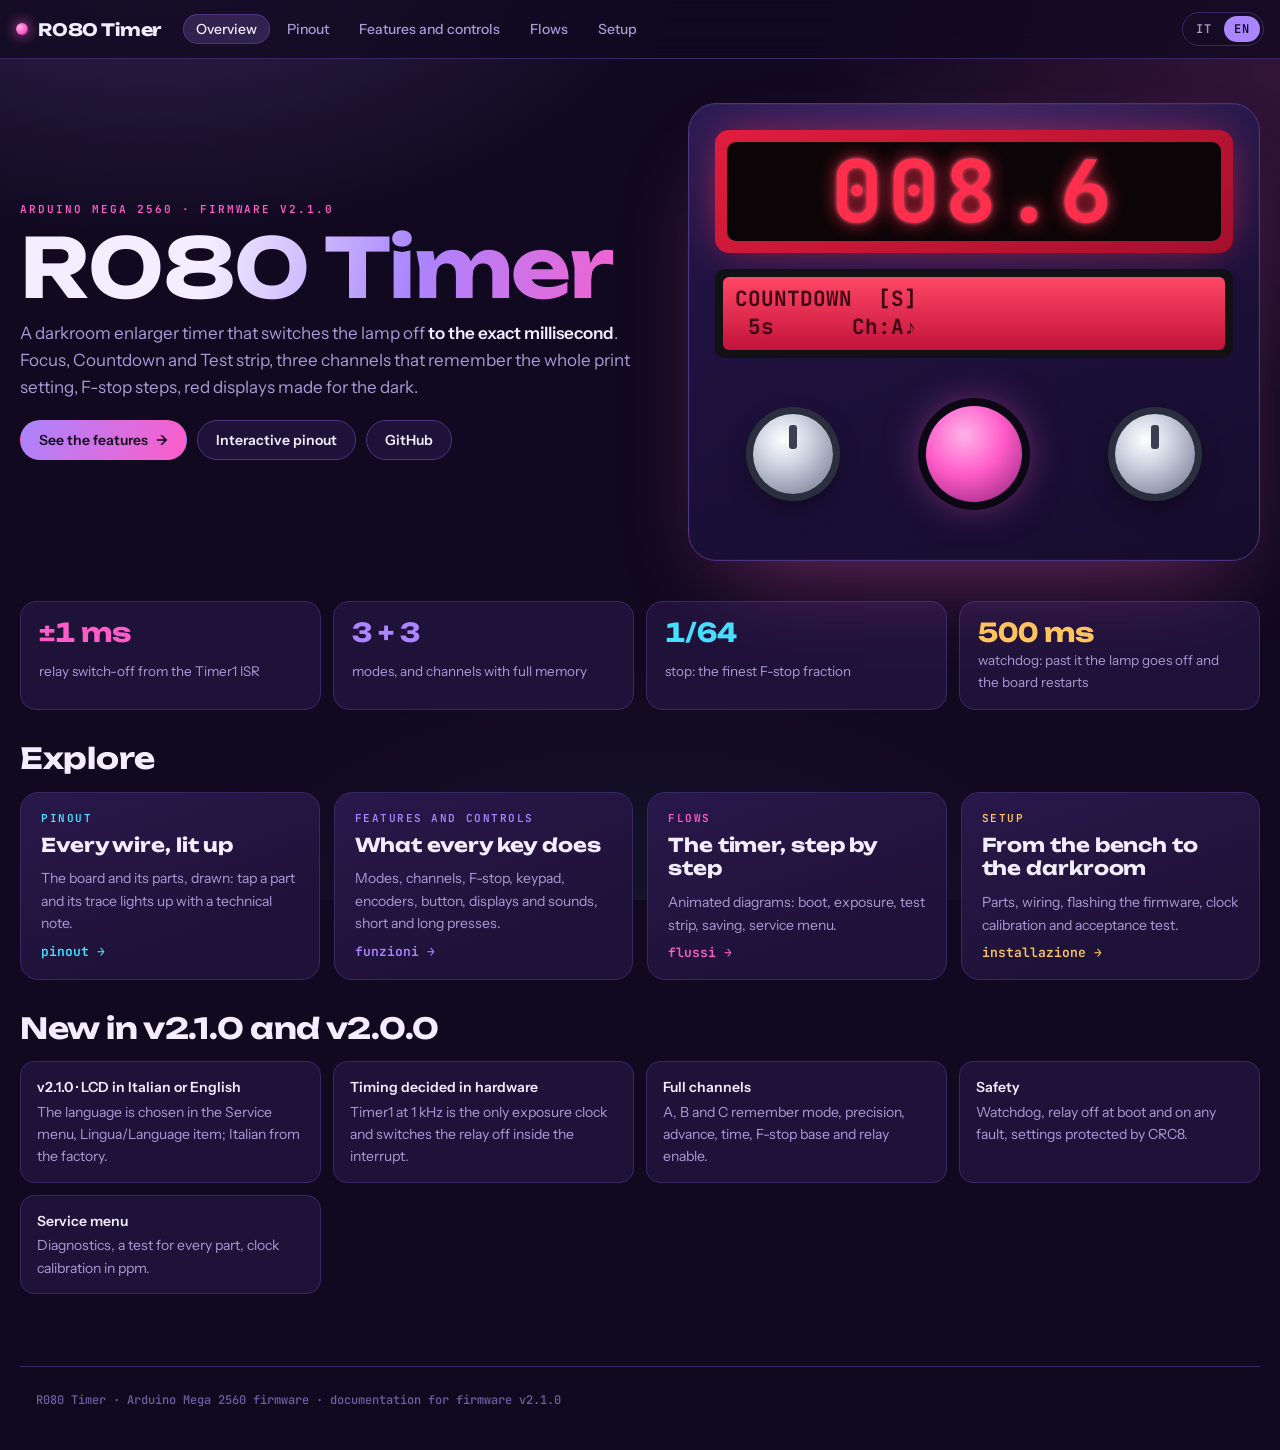
<file: site/index.html>
<!doctype html>
<html lang="it" data-lang="it" data-title-it="R080 Timer · timer per camera oscura" data-title-en="R080 Timer · darkroom enlarger timer">
<head>
<meta charset="utf-8">
<meta name="viewport" content="width=device-width, initial-scale=1, viewport-fit=cover">
<title>R080 Timer · timer per camera oscura</title>
<meta name="description" content="R080 Timer: timer per ingranditore da camera oscura su Arduino Mega 2560, preciso al millisecondo.">
<link rel="preconnect" href="https://fonts.googleapis.com">
<link rel="preconnect" href="https://fonts.gstatic.com" crossorigin>
<link rel="stylesheet" href="https://fonts.googleapis.com/css2?family=Unbounded:wght@500;700&family=Instrument+Sans:wght@400;500;600&family=JetBrains+Mono:wght@400;600;700&display=swap">
<link rel="stylesheet" href="assets/site.css">
<style>
.hero {
  display: grid;
  grid-template-columns: minmax(0, 1.05fr) minmax(0, .95fr);
  gap: 36px;
  align-items: center;
  padding-block: 12px 8px;
}
.hero h1 { font-size: clamp(38px, 6.6vw, 82px); }
.hero .lede { font-size: 17px; }
.hero-actions { display: flex; flex-wrap: wrap; gap: 10px; margin-top: 8px; }
.btn {
  display: inline-flex;
  align-items: center;
  gap: 8px;
  padding: 12px 18px;
  border-radius: 999px;
  font: 600 14px/1 var(--body);
  text-decoration: none;
  border: 1px solid var(--line-2);
  color: var(--fg);
  background: var(--panel);
  transition: transform .2s ease, border-color .2s ease;
}
.btn:hover { transform: translateY(-1px); border-color: var(--violet); color: var(--fg); }
.btn.primary { background: linear-gradient(120deg, var(--violet), var(--magenta)); border-color: transparent; color: #12081f; }

/* the timer, drawn */
.device {
  position: relative;
  aspect-ratio: 5 / 4;
  max-width: 100%;
  border-radius: 28px;
  border: 1px solid var(--line-2);
  background:
    radial-gradient(120% 90% at 50% 0%, rgba(169, 133, 255, .18), transparent 60%),
    linear-gradient(160deg, #241549, #150c2c);
  box-shadow: 0 40px 90px -40px rgba(255, 92, 200, .45), 0 0 0 1px rgba(255, 255, 255, .03) inset;
  display: grid;
  grid-template-rows: auto auto 1fr;
  gap: 16px;
  padding: 26px;
  overflow: hidden;
}
.seg {
  border-radius: 14px;
  background: linear-gradient(150deg, #e11d3f, #a50f2c);
  padding: 12px;
  box-shadow: 0 0 40px -10px rgba(255, 46, 76, .7);
}
.seg-screen {
  border-radius: 9px;
  background: #0c0508;
  text-align: center;
  font: 700 clamp(44px, 7vw, 86px)/1.15 var(--mono);
  letter-spacing: .06em;
  color: #ff2e4c;
  text-shadow: 0 0 18px rgba(255, 46, 76, .85), 0 0 4px rgba(255, 120, 140, .9);
  font-variant-numeric: tabular-nums;
}
.lcd {
  border-radius: 10px;
  padding: 8px;
  background: #101015;
}
.lcd-screen {
  border-radius: 6px;
  background: linear-gradient(180deg, #ff4766, #c3133a);
  color: #3d0414;
  font: 700 clamp(13px, 1.9vw, 21px)/1.35 var(--mono);
  padding: 8px 12px;
  white-space: pre;
  overflow: hidden;
}
.knobs { display: flex; align-items: center; justify-content: space-around; gap: 16px; }
.knob {
  width: clamp(54px, 7vw, 80px);
  aspect-ratio: 1;
  border-radius: 50%;
  background: radial-gradient(circle at 38% 32%, #fff, #cfd4e2 35%, #6c7389);
  box-shadow: 0 0 0 7px #2b2f3d, 0 10px 24px rgba(0, 0, 0, .5);
  position: relative;
}
.knob::after { content: ""; position: absolute; left: 50%; top: 14%; width: 10%; height: 30%; border-radius: 3px; background: #3a3f52; transform: translateX(-50%); }
.go {
  width: clamp(64px, 8.5vw, 96px);
  aspect-ratio: 1;
  border-radius: 50%;
  background: radial-gradient(circle at 40% 30%, #ffb3ea, var(--magenta) 45%, #8a1f78);
  box-shadow: 0 0 0 8px #0b0715, 0 0 40px rgba(255, 92, 200, .55);
  animation: breathe 3.2s ease-in-out infinite;
}
@keyframes breathe { 50% { box-shadow: 0 0 0 8px #0b0715, 0 0 70px rgba(255, 92, 200, .8); } }

.stats { display: grid; grid-template-columns: repeat(auto-fit, minmax(170px, 1fr)); gap: 12px; }
.stat { padding: 16px 18px; border-radius: 16px; border: 1px solid var(--line); background: var(--panel); display: grid; gap: 4px; }
.stat b { font: 700 26px/1.1 var(--display); color: var(--c, var(--fg)); font-variant-numeric: tabular-nums; }
.stat span { color: var(--muted); font-size: 13.5px; }

.pages .card { gap: 10px; padding: 20px; }
.pages .card h3 { font-size: 19px; }
.pages .card .go-arrow { font: 600 13px/1 var(--mono); color: var(--c); }

.news { display: grid; grid-template-columns: repeat(auto-fit, minmax(280px, 1fr)); gap: 12px; margin: 0; padding: 0; list-style: none; }
.news li { padding: 14px 16px; border-radius: 14px; border: 1px solid var(--line); background: var(--panel); color: var(--muted); font-size: 14px; }
.news li b { color: var(--fg); display: block; margin-bottom: 2px; font-weight: 600; }

@media (max-width: 860px) {
  .hero { grid-template-columns: 1fr; }
}
</style>
</head>
<body data-page="./">
<main class="page">

  <section class="hero" aria-labelledby="title">
    <div class="page-head">
      <div class="eyebrow"><span lang="it">Arduino Mega 2560 · firmware v2.1.0</span><span lang="en">Arduino Mega 2560 · firmware v2.1.0</span></div>
      <h1 id="title">R080 Timer</h1>
      <p class="lede" lang="it">Un timer per ingranditore da camera oscura che spegne la lampada <b>al millisecondo esatto</b>. Focus, Countdown e Test strip, tre canali che ricordano tutta l'impostazione di stampa, F-Stop, display rossi pensati per il buio.</p>
      <p class="lede" lang="en">A darkroom enlarger timer that switches the lamp off <b>to the exact millisecond</b>. Focus, Countdown and Test strip, three channels that remember the whole print setting, F-stop steps, red displays made for the dark.</p>
      <div class="hero-actions">
        <a class="btn primary" href="funzioni"><span lang="it">Scopri le funzioni</span><span lang="en">See the features</span> →</a>
        <a class="btn" href="pinout"><span lang="it">Pinout interattivo</span><span lang="en">Interactive pinout</span></a>
        <a class="btn" href="https://github.com/DaniloCaruso/R080Timer_MEGA">GitHub</a>
      </div>
    </div>
    <div class="device" role="img" aria-label="Il timer R080 in Countdown: 10,0 secondi, canale A / The R080 timer in Countdown: 10.0 seconds, channel A">
      <div class="seg"><div class="seg-screen" id="seg">010.0</div></div>
      <div class="lcd"><div class="lcd-screen" id="lcd">COUNTDOWN  [S]
 5s      Ch:A♪</div></div>
      <div class="knobs" aria-hidden="true"><div class="knob"></div><div class="go"></div><div class="knob"></div></div>
    </div>
  </section>

  <section class="stats" aria-label="In breve / At a glance">
    <div class="stat" style="--c: var(--magenta)"><b>±1 ms</b><span lang="it">spegnimento del relè dalla ISR di Timer1</span><span lang="en">relay switch-off from the Timer1 ISR</span></div>
    <div class="stat" style="--c: var(--violet)"><b>3 + 3</b><span lang="it">modalità e canali con memoria completa</span><span lang="en">modes, and channels with full memory</span></div>
    <div class="stat" style="--c: var(--cyan)"><b>1/64</b><span lang="it">stop: la frazione più fine dell'F-Stop</span><span lang="en">stop: the finest F-stop fraction</span></div>
    <div class="stat" style="--c: var(--amber)"><b>500 ms</b><span lang="it">watchdog: oltre, la lampada si spegne e la scheda riparte</span><span lang="en">watchdog: past it the lamp goes off and the board restarts</span></div>
  </section>

  <section class="pages" aria-labelledby="explore">
    <h2 id="explore"><span lang="it">Esplora</span><span lang="en">Explore</span></h2>
    <div class="grid">
      <a class="card" href="pinout" style="--c: var(--cyan)">
        <span class="tag">Pinout</span>
        <h3><span lang="it">Ogni filo, acceso</span><span lang="en">Every wire, lit up</span></h3>
        <p lang="it">La scheda e i componenti disegnati: tocca un pezzo e la sua pista si illumina con la spiegazione tecnica.</p>
        <p lang="en">The board and its parts, drawn: tap a part and its trace lights up with a technical note.</p>
        <span class="go-arrow">pinout →</span>
      </a>
      <a class="card" href="funzioni" style="--c: var(--violet)">
        <span class="tag"><span lang="it">Funzioni e comandi</span><span lang="en">Features and controls</span></span>
        <h3><span lang="it">Cosa fa ogni tasto</span><span lang="en">What every key does</span></h3>
        <p lang="it">Modalità, canali, F-Stop, tastierino, encoder, pulsante, display e suoni, con pressioni brevi e lunghe.</p>
        <p lang="en">Modes, channels, F-stop, keypad, encoders, button, displays and sounds, short and long presses.</p>
        <span class="go-arrow">funzioni →</span>
      </a>
      <a class="card" href="flussi" style="--c: var(--magenta)">
        <span class="tag"><span lang="it">Flussi</span><span lang="en">Flows</span></span>
        <h3><span lang="it">Il timer, passo per passo</span><span lang="en">The timer, step by step</span></h3>
        <p lang="it">Diagrammi animati: avvio, esposizione, test strip, salvataggio, menu di servizio.</p>
        <p lang="en">Animated diagrams: boot, exposure, test strip, saving, service menu.</p>
        <span class="go-arrow">flussi →</span>
      </a>
      <a class="card" href="installazione" style="--c: var(--amber)">
        <span class="tag"><span lang="it">Installazione</span><span lang="en">Setup</span></span>
        <h3><span lang="it">Dal banco alla camera oscura</span><span lang="en">From the bench to the darkroom</span></h3>
        <p lang="it">Componenti, cablaggio, caricamento del firmware, calibrazione del clock e collaudo.</p>
        <p lang="en">Parts, wiring, flashing the firmware, clock calibration and acceptance test.</p>
        <span class="go-arrow">installazione →</span>
      </a>
    </div>
  </section>

  <section aria-labelledby="new">
    <h2 id="new"><span lang="it">Novità della v2.1.0 e della v2.0.0</span><span lang="en">New in v2.1.0 and v2.0.0</span></h2>
    <ul class="news">
      <li lang="it"><b>v2.1.0 · LCD in italiano o in inglese</b>La lingua si sceglie dal Menu di servizio, voce Lingua/Language; di fabbrica è l'italiano.</li>
      <li lang="en"><b>v2.1.0 · LCD in Italian or English</b>The language is chosen in the Service menu, Lingua/Language item; Italian from the factory.</li>
      <li lang="it"><b>Tempo deciso in hardware</b>Timer1 a 1 kHz è l'unico orologio dell'esposizione e spegne il relè dentro l'interrupt.</li>
      <li lang="en"><b>Timing decided in hardware</b>Timer1 at 1 kHz is the only exposure clock and switches the relay off inside the interrupt.</li>
      <li lang="it"><b>Canali completi</b>A, B e C ricordano modalità, precisione, avanzamento, tempo, base F-Stop e relè.</li>
      <li lang="en"><b>Full channels</b>A, B and C remember mode, precision, advance, time, F-stop base and relay enable.</li>
      <li lang="it"><b>Sicurezza</b>Watchdog, relè spento all'avvio e in ogni errore, impostazioni protette da CRC8.</li>
      <li lang="en"><b>Safety</b>Watchdog, relay off at boot and on any fault, settings protected by CRC8.</li>
      <li lang="it"><b>Menu di servizio</b>Diagnostica, test di ogni componente, calibrazione del clock in ppm.</li>
      <li lang="en"><b>Service menu</b>Diagnostics, a test for every part, clock calibration in ppm.</li>
    </ul>
  </section>

</main>
<footer class="site">
  <span lang="it">R080 Timer · firmware per Arduino Mega 2560 · documentazione del firmware v2.1.0</span>
  <span lang="en">R080 Timer · Arduino Mega 2560 firmware · documentation for firmware v2.1.0</span>
</footer>
<script src="assets/site.js"></script>
<script>
// A quiet Countdown on the drawn timer: 10.0 s down to 0, then back to the set time.
(function () {
  if (matchMedia("(prefers-reduced-motion: reduce)").matches) return;
  const seg = document.getElementById("seg");
  let ds = 100;
  setInterval(() => {
    ds = ds > 0 ? ds - 1 : 100;
    seg.textContent = String(Math.floor(ds / 10)).padStart(3, "0") + "." + (ds % 10);
  }, 100);
})();
</script>
</body>
</html>
</file>
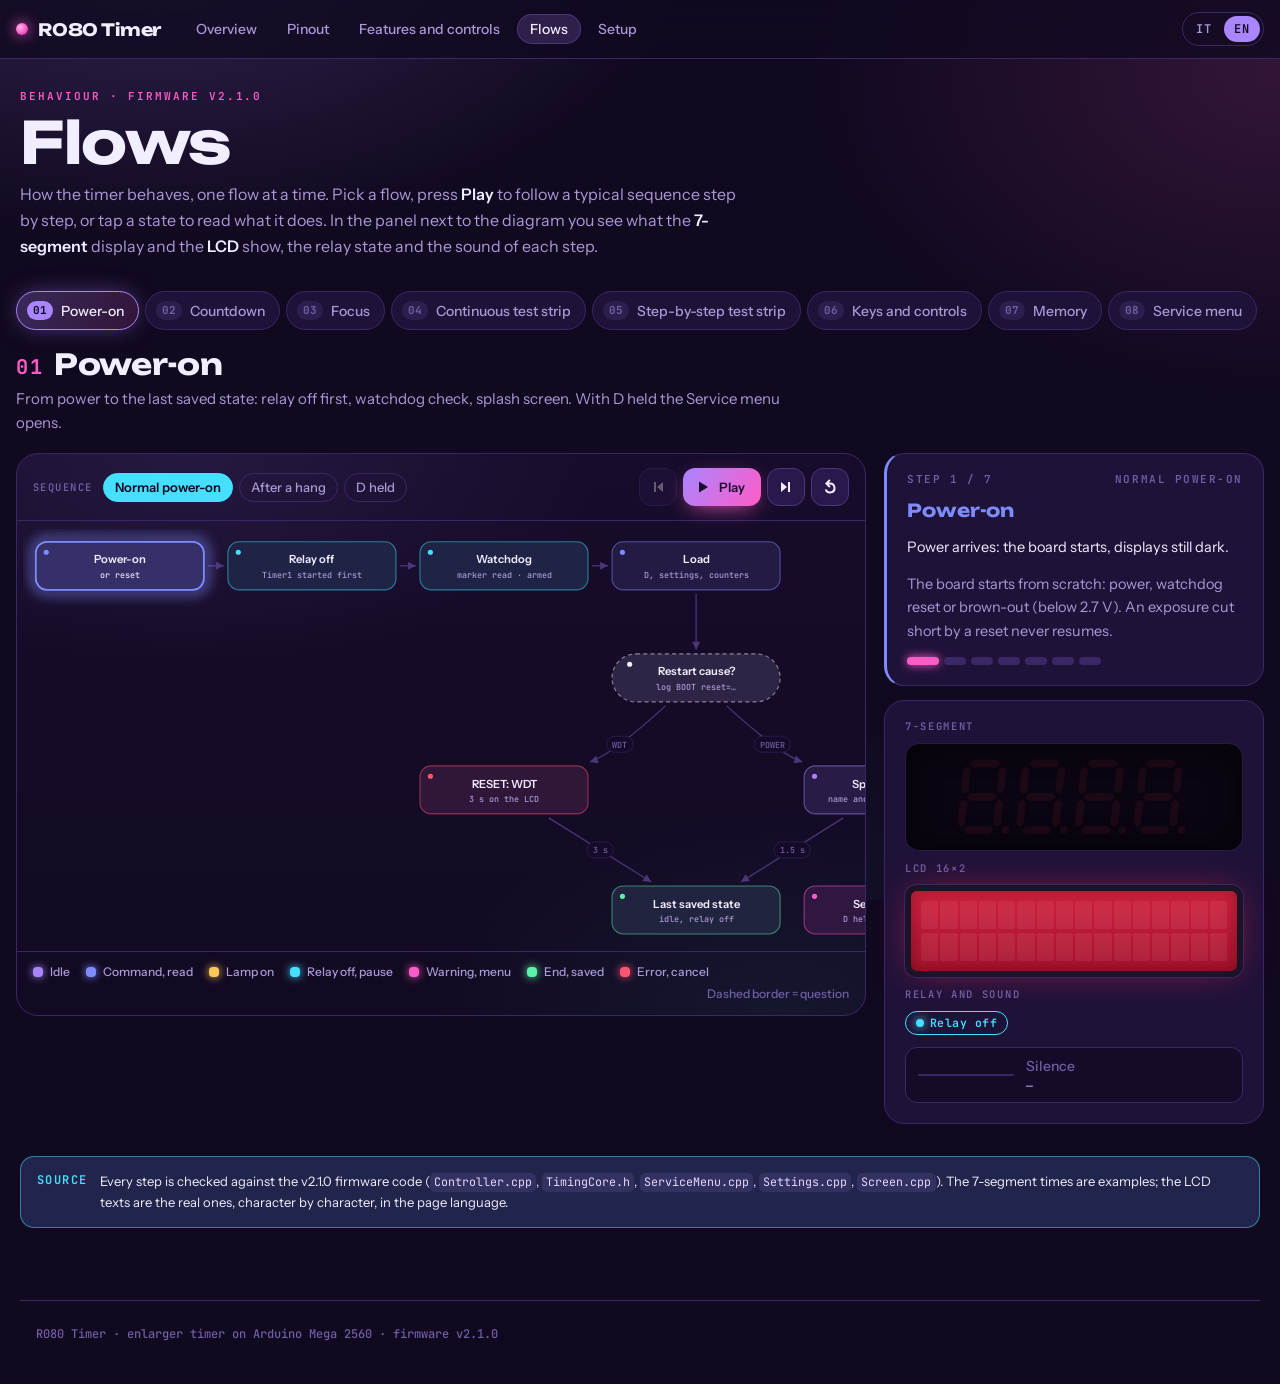
<file: site/flussi.html>
<!doctype html>
<html lang="it" data-lang="it" data-title-it="Flussi · R080 Timer" data-title-en="Flows · R080 Timer">
<head>
<meta charset="utf-8">
<meta name="viewport" content="width=device-width, initial-scale=1, viewport-fit=cover">
<title>Flussi · R080 Timer</title>
<link rel="preconnect" href="https://fonts.googleapis.com">
<link rel="preconnect" href="https://fonts.gstatic.com" crossorigin>
<link rel="stylesheet" href="https://fonts.googleapis.com/css2?family=Unbounded:wght@500;700&family=Instrument+Sans:wght@400;500;600&family=JetBrains+Mono:wght@400;600;700&display=swap">
<link rel="stylesheet" href="assets/site.css">
<style>
/* ---------- flow stage ---------- */
.stage { display: grid; gap: 18px; min-width: 0; max-width: 1640px; width: 100%; justify-self: center; }
.tabs { display: flex; flex-wrap: wrap; gap: 6px; }
.tab {
  display: inline-flex; align-items: center; gap: 8px;
  padding: 9px 14px 9px 10px;
  border-radius: 999px;
  border: 1px solid var(--line);
  background: var(--panel);
  color: var(--muted);
  font: 500 14px/1 var(--body);
  cursor: pointer;
  transition: color .2s ease, border-color .2s ease, background .2s ease;
}
.tab .n { font: 700 11px/1 var(--mono); color: var(--faint); padding: 4px 6px; border-radius: 999px; background: rgba(169, 133, 255, .1); }
.tab:hover { color: var(--fg); border-color: var(--line-2); }
.tab[aria-selected="true"] { color: var(--fg); border-color: var(--violet); background: linear-gradient(120deg, rgba(169, 133, 255, .26), rgba(255, 92, 200, .14)); box-shadow: 0 0 24px -6px rgba(169, 133, 255, .6); }
.tab[aria-selected="true"] .n { color: var(--bg); background: var(--violet); }
.tab:focus-visible, .ctl:focus-visible, .chip:focus-visible, .dot:focus-visible { outline: 2px solid var(--cyan); outline-offset: 2px; }

.flow-intro { display: grid; gap: 6px; }
.flow-intro h2 span.k { color: var(--magenta); font: 700 .7em/1 var(--mono); letter-spacing: .1em; margin-right: 10px; vertical-align: middle; }
.flow-intro p { color: var(--muted); max-width: 80ch; }

.stage-grid { display: grid; grid-template-columns: minmax(0, 1fr) 380px; gap: 18px; align-items: start; }
@media (max-width: 1100px) { .stage-grid { grid-template-columns: minmax(0, 1fr); } }

.board {
  position: relative;
  border-radius: 22px;
  border: 1px solid var(--line);
  background:
    radial-gradient(600px 300px at 20% 0%, rgba(169, 133, 255, .10), transparent 70%),
    radial-gradient(500px 300px at 90% 100%, rgba(69, 224, 255, .06), transparent 70%),
    linear-gradient(180deg, #170c2b, #120a22);
  display: grid;
  min-width: 0;
  overflow: hidden;
}
.board-bar { display: flex; flex-wrap: wrap; align-items: center; justify-content: space-between; gap: 10px 16px; padding: 14px 16px; border-bottom: 1px solid var(--line); }
.chips { display: flex; flex-wrap: wrap; gap: 6px; align-items: center; }
.chips .lbl { font: 600 10.5px/1 var(--mono); letter-spacing: .14em; text-transform: uppercase; color: var(--faint); margin-right: 4px; }
.chip {
  border: 1px solid var(--line); background: transparent; color: var(--muted);
  padding: 6px 11px; border-radius: 999px; font: 500 13px/1.1 var(--body); cursor: pointer;
}
.chip:hover { color: var(--fg); border-color: var(--line-2); }
.chip[aria-pressed="true"] { color: var(--bg); background: var(--cyan); border-color: var(--cyan); font-weight: 600; }
.controls { display: flex; gap: 6px; align-items: center; }
.ctl {
  width: 38px; height: 38px; display: grid; place-items: center;
  border-radius: 12px; border: 1px solid var(--line-2); background: var(--panel-2); color: var(--fg); cursor: pointer;
}
.ctl svg { width: 16px; height: 16px; fill: currentColor; }
.ctl:hover { border-color: var(--violet); }
.ctl.play { width: auto; padding: 0 16px 0 12px; gap: 8px; display: inline-flex; align-items: center; font: 600 13px/1 var(--body);
  background: linear-gradient(120deg, var(--violet), var(--magenta)); color: #1a0b2e; border: 0; box-shadow: 0 6px 22px -8px var(--magenta); }
.ctl:disabled { opacity: .35; cursor: default; }

.diagram-scroll { overflow-x: auto; overflow-y: hidden; padding: 8px 6px 4px; -webkit-overflow-scrolling: touch; }
.diagram-scroll svg { display: block; width: 100%; height: auto; margin: 0 auto; }

/* svg: nodes */
.node { cursor: pointer; outline: none; }
.node .shape { fill: color-mix(in srgb, var(--k) 9%, #1b1033); stroke: color-mix(in srgb, var(--k) 50%, transparent); stroke-width: 1.4; transition: fill .35s ease, stroke .35s ease; }
.node .halo { fill: none; stroke: var(--k); stroke-width: 10; opacity: 0; transition: opacity .35s ease; }
.node .kdot { fill: var(--k); }
.node .nt { fill: var(--fg); font: 600 14px var(--body); text-anchor: middle; }
.node .ns { fill: var(--muted); font: 500 10.5px var(--mono); text-anchor: middle; }
.node.ask .shape { stroke-dasharray: 5 4; }
.node.dim .nt { fill: var(--muted); }
.node:hover .shape { stroke: var(--k); }
.node:focus-visible .shape { stroke: var(--fg); stroke-width: 2.4; }
.node.seen .shape { fill: color-mix(in srgb, var(--k) 15%, #1b1033); stroke: color-mix(in srgb, var(--k) 75%, transparent); }
.node.on .shape { fill: color-mix(in srgb, var(--k) 26%, #1b1033); stroke: var(--k); stroke-width: 2.2; }
.node.on .halo { opacity: .55; animation: pulse 1.8s ease-in-out infinite; }
.node.on .ns { fill: #ece4ff; }
@keyframes pulse { 50% { opacity: .2; } }

/* svg: edges */
.edge .wire { fill: none; stroke: #4a3678; stroke-width: 1.6; transition: stroke .35s ease; }
.edge.dash .wire { stroke-dasharray: 4 5; }
.edge .head { fill: #4a3678; transition: fill .35s ease; }
.edge .flow { fill: none; stroke: var(--k); stroke-width: 2.6; stroke-dasharray: 7 11; stroke-linecap: round; opacity: 0; }
.edge .lbg { fill: #150b28; stroke: #2f2054; stroke-width: 1; }
.edge .lt { fill: var(--faint); font: 500 10.5px var(--mono); text-anchor: middle; dominant-baseline: central; }
.edge.seen .wire { stroke: color-mix(in srgb, var(--k) 55%, #4a3678); }
.edge.seen .head { fill: color-mix(in srgb, var(--k) 55%, #4a3678); }
.edge.seen .lt { fill: var(--muted); }
.edge.on .wire { stroke: var(--k); stroke-width: 2; filter: url(#glow); }
.edge.on .head { fill: var(--k); }
.edge.on .flow { opacity: 1; animation: flow 0.9s linear infinite; }
.edge.on .lbg { stroke: var(--k); fill: color-mix(in srgb, var(--k) 18%, #150b28); }
.edge.on .lt { fill: var(--fg); }
@keyframes flow { to { stroke-dashoffset: -36; } }
.token { fill: #fff; filter: url(#glow); pointer-events: none; }
.lane rect { fill: rgba(169, 133, 255, .04); stroke: var(--line); stroke-dasharray: 3 5; }
.lane text { fill: var(--faint); font: 600 10.5px var(--mono); letter-spacing: .14em; text-transform: uppercase; text-anchor: end; }

.legend { display: flex; flex-wrap: wrap; gap: 6px 16px; padding: 12px 16px 14px; border-top: 1px solid var(--line); font: 500 12px/1.3 var(--body); color: var(--muted); }
.legend span { display: inline-flex; align-items: center; gap: 7px; }
.legend i { width: 10px; height: 10px; border-radius: 4px; background: var(--k); box-shadow: 0 0 8px var(--k); }
.legend .hint { color: var(--faint); margin-left: auto; }

/* ---------- side panel ---------- */
.side { display: grid; gap: 14px; min-width: 0; }
.stepcard { border-left: 3px solid var(--k, var(--violet)); }
.stepcard .meta { display: flex; justify-content: space-between; gap: 10px; font: 600 11px/1 var(--mono); letter-spacing: .14em; text-transform: uppercase; color: var(--faint); }
.stepcard h3 { color: var(--k, var(--fg)); font-size: 18px; }
.stepcard p { color: var(--muted); font-size: 14.5px; }
.stepcard p.cap { color: var(--fg); }
.dots { display: flex; flex-wrap: wrap; gap: 5px; }
.dot { width: 22px; height: 8px; border-radius: 999px; border: 0; background: var(--line); cursor: pointer; padding: 0; }
.dot.seen { background: color-mix(in srgb, var(--violet) 55%, var(--line)); }
.dot.on { background: var(--magenta); box-shadow: 0 0 10px var(--magenta); width: 32px; }

.dev { display: grid; gap: 12px; }
.dev h4 { margin: 0; font: 600 10.5px/1 var(--mono); letter-spacing: .16em; text-transform: uppercase; color: var(--faint); display: flex; justify-content: space-between; align-items: center; gap: 8px; }
.seg7box { border-radius: 14px; padding: 12px 14px; background: #0a0510; border: 1px solid #2a1b44; box-shadow: inset 0 0 30px rgba(0, 0, 0, .6); }
.seg7box svg { display: block; width: 100%; max-width: 250px; height: auto; margin: 0 auto; }
.seg7 .s { fill: rgba(255, 84, 114, .07); }
.seg7 .s.lit { fill: #ff3d5f; filter: url(#segglow); }
.lcd {
  border-radius: 12px; padding: 10px; display: grid; gap: 4px;
  background: linear-gradient(180deg, #d0203e, #a5122c);
  border: 6px solid #1c1426; box-shadow: 0 0 0 1px #3a2766, 0 0 34px -8px rgba(255, 40, 80, .55), inset 0 0 16px rgba(0, 0, 0, .25);
  transition: filter .4s ease;
}
.lcd.dim { filter: brightness(.48) saturate(.9); }
.lcd .row { display: grid; grid-template-columns: repeat(16, 1fr); gap: 2px; }
.lcd .c {
  aspect-ratio: 5 / 8; display: grid; place-items: center;
  background: rgba(255, 255, 255, .07); border-radius: 2px;
  color: #2c040d; font: 700 clamp(11px, 3.4vw, 16px)/1 var(--mono);
}
.lcd .c.full { background: #2c040d; }
.lcd .c svg { width: 72%; height: 72%; fill: #2c040d; }
.lamp { display: flex; flex-wrap: wrap; gap: 8px; }
.lamp .pill i { width: 8px; height: 8px; border-radius: 50%; background: currentColor; box-shadow: 0 0 10px currentColor; }
.sound { display: grid; grid-template-columns: auto 1fr; gap: 4px 12px; align-items: center; padding: 10px 12px; border-radius: 12px; border: 1px solid var(--line); background: #150b28; min-height: 54px; }
.sound svg { grid-row: span 2; width: 96px; height: 34px; }
.sound svg rect { fill: var(--magenta); }
.sound b { font: 600 14px/1.2 var(--body); color: var(--fg); }
.sound small { font: 500 11.5px/1.2 var(--mono); color: var(--muted); }
.sound.off b { color: var(--faint); font-weight: 500; }
.sound.off svg rect { fill: var(--line); }
.sound.go svg rect { animation: beep .5s ease-out 2; }
@keyframes beep { 40% { fill: #fff; } }
.note.small { font-size: 13px; }
</style>
</head>
<body data-page="flussi">
<main class="page">
  <header class="page-head">
    <span class="eyebrow"><span lang="it">Comportamento · firmware v2.1.0</span><span lang="en">Behaviour · firmware v2.1.0</span></span>
    <h1><span lang="it">Flussi</span><span lang="en">Flows</span></h1>
    <p class="lede" lang="it">Come si comporta il timer, un flusso alla volta. Scegli un flusso, premi <b>Riproduci</b> per seguire una sequenza tipica passo per passo, oppure tocca uno stato per leggerne la spiegazione. Nel pannello accanto al diagramma vedi cosa mostrano il <b>7 segmenti</b> e l'<b>LCD</b>, lo stato del relè e il suono di ogni passo.</p>
    <p class="lede" lang="en">How the timer behaves, one flow at a time. Pick a flow, press <b>Play</b> to follow a typical sequence step by step, or tap a state to read what it does. In the panel next to the diagram you see what the <b>7-segment</b> display and the <b>LCD</b> show, the relay state and the sound of each step.</p>
  </header>

  <section class="stage wide" aria-label="Flussi / Flows">
    <div class="tabs" role="tablist" id="tabs"></div>
    <div class="flow-intro" id="intro"></div>
    <div class="stage-grid" role="tabpanel" id="flow-panel">
      <div class="board">
        <div class="board-bar">
          <div class="chips" id="scen"></div>
          <div class="controls">
            <button type="button" class="ctl" id="b-prev"><svg viewBox="0 0 16 16" aria-hidden="true"><path d="M4 3h2v10H4zM13 3v10L7 8z"/></svg></button>
            <button type="button" class="ctl play" id="b-play"></button>
            <button type="button" class="ctl" id="b-next"><svg viewBox="0 0 16 16" aria-hidden="true"><path d="M10 3h2v10h-2zM3 3v10l6-5z"/></svg></button>
            <button type="button" class="ctl" id="b-reset"><svg viewBox="0 0 16 16" aria-hidden="true"><path d="M8 2.5a5.5 5.5 0 1 1-5.2 7.3l1.9-.6A3.5 3.5 0 1 0 8 4.5H6.8L8.6 6.3 7.2 7.7 3 3.5 7.2-.7 8.6.7 6.8 2.5z" transform="translate(0 1)"/></svg></button>
          </div>
        </div>
        <div class="diagram-scroll" id="dscroll"></div>
        <div class="legend">
          <span style="--k:var(--violet)"><i></i><span lang="it">Fermo</span><span lang="en">Idle</span></span>
          <span style="--k:var(--indigo)"><i></i><span lang="it">Comando, lettura</span><span lang="en">Command, read</span></span>
          <span style="--k:var(--amber)"><i></i><span lang="it">Lampada accesa</span><span lang="en">Lamp on</span></span>
          <span style="--k:var(--cyan)"><i></i><span lang="it">Relè spento, pausa</span><span lang="en">Relay off, pause</span></span>
          <span style="--k:var(--magenta)"><i></i><span lang="it">Avviso, menu</span><span lang="en">Warning, menu</span></span>
          <span style="--k:var(--green)"><i></i><span lang="it">Fine, salvato</span><span lang="en">End, saved</span></span>
          <span style="--k:var(--red)"><i></i><span lang="it">Errore, annullamento</span><span lang="en">Error, cancel</span></span>
          <span class="hint"><span lang="it">Bordo tratteggiato = domanda</span><span lang="en">Dashed border = question</span></span>
        </div>
      </div>
      <aside class="side" aria-live="polite">
        <div class="panel stepcard" id="card"></div>
        <div class="panel dev" id="dev"></div>
      </aside>
    </div>
  </section>

  <div class="note small"><strong><span lang="it">Fonte</span><span lang="en">Source</span></strong>
    <p lang="it">Ogni passo è verificato sul codice del firmware v2.1.0 (<code>Controller.cpp</code>, <code>TimingCore.h</code>, <code>ServiceMenu.cpp</code>, <code>Settings.cpp</code>, <code>Screen.cpp</code>). I tempi del 7 segmenti sono esempi; i testi dell'LCD sono quelli reali, carattere per carattere, nella lingua della pagina.</p>
    <p lang="en">Every step is checked against the v2.1.0 firmware code (<code>Controller.cpp</code>, <code>TimingCore.h</code>, <code>ServiceMenu.cpp</code>, <code>Settings.cpp</code>, <code>Screen.cpp</code>). The 7-segment times are examples; the LCD texts are the real ones, character by character, in the page language.</p>
  </div>
</main>
<footer class="site"><span lang="it">R080 Timer · timer per ingranditore su Arduino Mega 2560 · firmware v2.1.0</span><span lang="en">R080 Timer · enlarger timer on Arduino Mega 2560 · firmware v2.1.0</span></footer>
<script src="assets/site.js"></script>
<script>
(function () {
  "use strict";
  const T = (it, en) => ({ it, en: en === undefined ? it : en });
  const lang = () => (document.documentElement.dataset.lang === "en" ? "en" : "it");
  const L = (o) => (o == null ? "" : typeof o === "string" ? o : o[lang()]);
  const reduced = window.matchMedia("(prefers-reduced-motion: reduce)").matches;

  const KIND = { idle: "--violet", input: "--indigo", lamp: "--amber", off: "--cyan", warn: "--magenta", end: "--green", err: "--red", ask: "--fg", mute: "--faint" };

  // LCD rows, exactly as Screen.cpp composes them: row 2 = precision (cols 0-6), Ch:x (9-12), note (14), plug (15).
  // A row is a string or T(it, en) when the LCD text depends on the firmware language.
  const pad = (s) => (s + " ".repeat(16)).slice(0, 16);
  const R1 = { F: "FOCUS", CD: "COUNTDOWN  [S]", TS: "TEST STRIP [S]CO", TSF: "TEST STRIP [F]CO", TP: T("TEST STRIP [S]PP", "TEST STRIP [S]SS") };
  const r2 = (p, ch, note, plug) => (p + "         ").slice(0, 9) + "Ch:" + (ch || "A") + " " + (note === false ? " " : "♪") + (plug === false ? " " : "⚡");
  const LCD_CD = [R1.CD, r2(" 1s")];
  const LCD_F = [R1.F, r2("")];
  const MENU = (it, en) => [T("MENU SERVIZIO", "SERVICE MENU"), T(">" + it, ">" + (en === undefined ? it : en))];

  // Sounds from SoundScheduler.cpp: [hz, ms] (hz 0 = pause).
  const SND = {
    start: [T("Avvio", "Start"), "1000 Hz · 60 ms", [[1000, 60]]],
    metro: [T("Metronomo", "Metronome"), "300 Hz · 80 ms", [[300, 80]]],
    pre: [T("Preavviso", "Pre-warning"), "3 × 800 Hz · 30 ms", [[800, 30], [0, 70], [800, 30], [0, 70], [800, 30]]],
    step: [T("Step", "Step"), "600 Hz · 150 ms", [[600, 150]]],
    end: [T("Suono di fine", "End sound"), "600 · 450 · 300 Hz", [[600, 150], [0, 80], [450, 150], [0, 80], [300, 150]]],
    warn: [T("Avviso Focus", "Focus warning"), "2 × 450 Hz · 200 ms", [[450, 200], [0, 100], [450, 200]]],
    error: [T("Errore", "Error"), "150 Hz · 300 ms", [[150, 300]]],
    ok: [T("Conferma", "Confirm"), "1200 Hz · 40 ms", [[1200, 40]]]
  };

  /* ------------------------------------------------------------------ flows
     node: [id, x, y, kind, title, sub, info]
     edge: [from, to, label, opts{bend, loop:"top|bottom|left|right", id, dash}]
     step: {n, via?, seg?, lcd?, r?, snd?, c}  seg/lcd/r carry over to the next steps */
  const FLOWS = [
    {
      id: "boot", tab: T("Accensione", "Power-on"),
      intro: T("Dall'alimentazione all'ultimo stato salvato: relè spento per primo, controllo del watchdog, schermata iniziale. Con D premuto si apre il Menu di servizio.",
        "From power to the last saved state: relay off first, watchdog check, splash screen. With D held the Service menu opens."),
      nodes: [
        ["pow", 120, 70, "input", T("Accensione", "Power-on"), T("o reset", "or reset"),
          T("La scheda parte da zero: alimentazione, reset da watchdog o brown-out (sotto 2,7 V). Un'Esposizione interrotta da un reset non riprende mai.",
            "The board starts from scratch: power, watchdog reset or brown-out (below 2.7 V). An exposure cut short by a reset never resumes.")],
        ["rel", 360, 70, "off", T("Relè spento", "Relay off"), T("Timer1 avviato per primo", "Timer1 started first"),
          T("La prima riga di setup() avvia Timer1 e tiene basso il pin del relè: la lampada resta spenta finché non si avvia un'Esposizione.",
            "The first line of setup() starts Timer1 and holds the relay pin low: the lamp stays off until an exposure starts.")],
        ["wdt", 600, 70, "off", T("Watchdog", "Watchdog"), T("marcatore letto · armato", "marker read · armed"),
          T("Un marcatore in RAM non inizializzata dice se il riavvio viene dal watchdog. Poi il watchdog si arma: se il loop si blocca, a 250 ms spegne il relè e a 500 ms resetta la scheda.",
            "A marker in uninitialised RAM tells whether the restart came from the watchdog. Then the watchdog is armed: if the loop hangs it turns the relay off at 250 ms and resets the board at 500 ms.")],
        ["load", 840, 70, "input", T("Lettura", "Load"), T("D, impostazioni, contatori", "D, settings, counters"),
          T("Legge una sola volta il tasto D, carica le impostazioni (CRC8, altrimenti valori di fabbrica) e aumenta il contatore delle accensioni; dopo un watchdog anche quello dei reset.",
            "Reads the D key once, loads the settings (CRC8, otherwise factory defaults) and bumps the power-on counter; after a watchdog reset also the reset counter.")],
        ["cause", 840, 210, "ask", T("Causa del riavvio?", "Restart cause?"), T("log BOOT reset=…", "log BOOT reset=…"),
          T("Il log USB scrive BOOT reset=POWER o BOOT reset=WDT. Solo il reset da watchdog si riconosce: il bootloader cancella gli altri flag.",
            "The USB log writes BOOT reset=POWER or BOOT reset=WDT. Only the watchdog reset is recognised: the bootloader clears the other flags.")],
        ["wmsg", 600, 350, "err", T("RESET: WDT", "RESET: WDT"), T("3 s sull'LCD", "3 s on the LCD"),
          T("Dopo un reset da watchdog l'LCD mostra la causa per 3 s, al posto della schermata iniziale, che non compare. Se D era premuto, poi si apre il Menu di servizio.",
            "After a watchdog reset the LCD shows the cause for 3 s, instead of the splash screen, which does not appear. If D was held, the Service menu opens next.")],
        ["splash", 1080, 350, "idle", T("Schermata iniziale", "Splash screen"), T("nome e versione · 1,5 s", "name and version · 1.5 s"),
          T("“- R080 Timer -” e la versione per 1,5 s. Il 7 segmenti mostra già il tempo impostato del Canale attivo.",
            "“- R080 Timer -” and the version for 1.5 s. The 7-segment already shows the set time of the active channel.")],
        ["idle", 840, 500, "end", T("Ultimo stato salvato", "Last saved state"), T("fermo, relè spento", "idle, relay off"),
          T("Tutto come allo spegnimento: Canale attivo, i tre Canali, mute, luminosità, impostazioni del menu. Il timer è fermo con il relè spento.",
            "Everything as it was at power-off: active channel, the three channels, mute, brightness, menu settings. The timer is idle with the relay off.")],
        ["menu", 1080, 500, "warn", T("Menu di servizio", "Service menu"), T("D tenuto all'accensione", "D held at power-on"),
          T("Se D era premuto all'avvio, finita la schermata iniziale si apre il Menu di servizio. Nel menu non si avviano Esposizioni.",
            "If D was held at start-up, the Service menu opens once the splash screen ends. No exposure can start inside the menu.")]
      ],
      edges: [
        ["pow", "rel", ""], ["rel", "wdt", ""], ["wdt", "load", ""], ["load", "cause", ""],
        ["cause", "wmsg", T("WDT"), { bend: -30 }], ["cause", "splash", T("POWER"), { bend: 30 }],
        ["wmsg", "idle", T("3 s")], ["splash", "idle", T("1,5 s", "1.5 s")],
        ["splash", "menu", T("D tenuto", "D held")]
      ],
      sc: [
        { name: T("Accensione normale", "Normal power-on"), steps: [
          { n: "pow", seg: "", lcd: ["", ""], r: false, c: T("Arriva la corrente: la scheda si avvia, display ancora spenti.", "Power arrives: the board starts, displays still dark.") },
          { n: "rel", c: T("Timer1 parte per primo e tiene il relè spento.", "Timer1 starts first and keeps the relay off.") },
          { n: "wdt", c: T("Nessun marcatore: avvio normale. Il watchdog ora sorveglia il loop.", "No marker: normal start. The watchdog now guards the loop.") },
          { n: "load", c: T("Impostazioni valide, contatore Accensioni +1.", "Settings valid, power-on counter +1.") },
          { n: "cause", c: T("Causa POWER: il log scrive BOOT reset=POWER.", "Cause POWER: the log writes BOOT reset=POWER.") },
          { n: "splash", seg: "010.0", lcd: [" - R080 Timer - ", "     v2.1.0"], c: T("Schermata iniziale per 1,5 s; il 7 segmenti mostra già 10,0 s.", "Splash for 1.5 s; the 7-segment already shows 10.0 s.") },
          { n: "idle", lcd: LCD_CD, c: T("Ultimo stato salvato: Countdown, Canale A, pronto.", "Last saved state: Countdown, channel A, ready.") }
        ] },
        { name: T("Dopo un blocco", "After a hang"), steps: [
          { n: "pow", seg: "", lcd: ["", ""], r: false, c: T("Il loop si era bloccato: a 250 ms la ISR del watchdog ha spento il relè e scritto il marcatore, a 500 ms la scheda si è riavviata.", "The loop had hung: at 250 ms the watchdog ISR turned the relay off and wrote the marker, at 500 ms the board restarted.") },
          { n: "rel", c: T("Relè spento, come a ogni avvio.", "Relay off, as at every start.") },
          { n: "wdt", c: T("Marcatore trovato: il riavvio viene dal watchdog.", "Marker found: the restart came from the watchdog.") },
          { n: "load", c: T("Accensioni +1 e Reset watchdog +1.", "Power-ons +1 and watchdog resets +1.") },
          { n: "cause", c: T("Causa WDT: il log scrive BOOT reset=WDT.", "Cause WDT: the log writes BOOT reset=WDT.") },
          { n: "wmsg", seg: "010.0", lcd: ["RESET: WDT", ""], c: T("L'LCD mostra RESET: WDT per 3 s.", "The LCD shows RESET: WDT for 3 s.") },
          { n: "idle", lcd: LCD_CD, c: T("Poi direttamente l'ultimo stato salvato: la schermata iniziale non compare. Nessuna Esposizione riprende.", "Then straight to the last saved state: no splash screen. No exposure resumes.") }
        ] },
        { name: T("D tenuto", "D held"), steps: [
          { n: "pow", seg: "", lcd: ["", ""], r: false, c: T("D premuto mentre si accende il timer.", "D held while the timer powers on.") },
          { n: "rel" }, { n: "wdt" },
          { n: "load", c: T("D letto una volta sola, qui: il Menu di servizio è aperto.", "D is read only once, here: the Service menu is open.") },
          { n: "cause" },
          { n: "splash", seg: "010.0", lcd: [" - R080 Timer - ", "     v2.1.0"], c: T("La schermata iniziale compare comunque per 1,5 s.", "The splash screen still shows for 1.5 s.") },
          { n: "menu", lcd: MENU("Info"), c: T("Menu di servizio, prima voce Info. Si scorre con l'encoder della Modalità.", "Service menu, first item Info. Scroll with the mode encoder.") }
        ] }
      ]
    },
    {
      id: "countdown", tab: T("Countdown", "Countdown"),
      intro: T("Una singola Esposizione lunga quanto il tempo impostato, con il Metronomo a ogni secondo e lo spegnimento del relè dal timer hardware, al millisecondo.",
        "A single exposure as long as the set time, with the metronome every second and the relay switched off by the hardware timer, to the millisecond."),
      nodes: [
        ["err", 140, 80, "err", T("Beep di errore", "Error beep"), T("tempo 0,0", "time 0.0"),
          T("Con tempo 0,0 la pressione non avvia nulla: tono grave lungo (150 Hz, 300 ms), relè spento, il timer resta fermo.",
            "With time 0.0 the press starts nothing: long low tone (150 Hz, 300 ms), relay off, the timer stays idle.")],
        ["entry", 420, 80, "input", T("Inserimento", "Time entry"), T("cifre da destra", "digits from the right"),
          T("Le cifre entrano da destra in decimi di secondo, fino a quattro: 1 2 5 = 12,5 s. Il tempo inserito diventa anche il Tempo base, con Offset zero.",
            "Digits enter from the right in tenths of a second, up to four: 1 2 5 = 12.5 s. The entered time also becomes the base time, with offset zero.")],
        ["idle", 140, 270, "idle", T("Fermo", "Idle"), T("7 seg: tempo impostato", "7-seg: set time"),
          T("Il 7 segmenti mostra il tempo impostato del Canale attivo; tastierino ed encoder sono attivi. D azzera tempo, Tempo base e Offset.",
            "The 7-segment shows the set time of the active channel; keypad and encoders are live. D clears time, base time and offset.")],
        ["expo", 700, 270, "lamp", T("Esposizione", "Exposure"), T("relè acceso · residuo", "relay on · remaining"),
          T("Relè acceso (se l'Abilitazione relè è attiva), beep di avvio, impostazioni salvate subito, LCD al livello di esposizione. Il 7 segmenti conta alla rovescia, arrotondando per eccesso.",
            "Relay on (if relay enable is on), start beep, settings saved at once, LCD at exposure level. The 7-segment counts down, rounded up.")],
        ["isr", 1000, 270, "off", T("Fine dalla ISR", "End from the ISR"), T("relè spento al ms", "relay off on the ms"),
          T("Nel tick di Timer1 in cui il tempo arriva al traguardo la ISR spegne il relè scrivendo su PORTL: la durata non dipende dal loop.",
            "In the Timer1 tick where time reaches the target the ISR turns the relay off by writing PORTL: the duration does not depend on the loop.")],
        ["cancel", 700, 450, "err", T("Annullamento", "Cancel"), T("pressione durante", "press while running"),
          T("Una pressione durante l'Esposizione spegne subito il relè. Conta comunque come Esposizione; il log scrive CANCEL.",
            "A press during the exposure switches the relay off at once. It still counts as an exposure; the log writes CANCEL.")],
        ["end", 1000, 450, "end", T("Fine", "End"), T("suono di fine · ripeti", "end sound · repeat"),
          T("Suono di fine (tre toni discendenti, suona anche col mute). Il 7 segmenti torna al tempo impostato: un'altra pressione ripete la stessa Esposizione.",
            "End sound (three falling tones, plays even when muted). The 7-segment returns to the set time: another press repeats the same exposure.")]
      ],
      edges: [
        ["idle", "entry", T("cifre", "digits")], ["entry", "expo", T("pressione", "press")],
        ["idle", "expo", T("pressione", "press")], ["idle", "idle", T("D: 0,0", "D: 0.0"), { loop: "left" }],
        ["idle", "err", T("pressione a 0,0", "press at 0.0"), { bend: -26 }], ["err", "idle", T("resta fermo", "stays idle"), { bend: -26 }],
        ["expo", "expo", T("ogni secondo: metronomo", "every second: metronome"), { loop: "top" }],
        ["expo", "isr", T("residuo 0", "0 left")], ["isr", "end", ""],
        ["expo", "cancel", T("pressione", "press")], ["cancel", "end", ""],
        ["end", "idle", T("pronto a ripetere", "ready to repeat"), { c: [580, 700] }]
      ],
      sc: [
        { name: T("Esposizione completa", "Full exposure"), steps: [
          { n: "idle", seg: "010.0", lcd: LCD_CD, r: false, c: T("Fermo sul Canale A: 10,0 s di fabbrica.", "Idle on channel A: factory 10.0 s.") },
          { n: "entry", seg: "012.5", c: T("Digito 1 2 5: le cifre entrano da destra, 12,5 s.", "I type 1 2 5: digits enter from the right, 12.5 s.") },
          { n: "expo", r: true, snd: "start", c: T("Pressione: relè acceso, beep di avvio, impostazioni salvate subito.", "Press: relay on, start beep, settings saved at once.") },
          { n: "expo", seg: "011.5", snd: "metro", c: T("A ogni secondo intero dall'avvio un tick del Metronomo. Il residuo è arrotondato per eccesso.", "At every whole second from the start a metronome tick. The remaining time is rounded up.") },
          { n: "expo", seg: "000.5", snd: "metro", c: T("Ultimo tick a 12 s: mancano 0,5 s.", "Last tick at 12 s: 0.5 s to go.") },
          { n: "isr", seg: "000.1", r: false, c: T("Al ms 12 500 la ISR spegne il relè, nello stesso tick.", "At ms 12 500 the ISR turns the relay off, in that very tick.") },
          { n: "end", seg: "012.5", snd: "end", c: T("Suono di fine; il 7 segmenti torna a 012.5. Log END con la durata misurata, Esposizioni +1.", "End sound; the 7-segment goes back to 012.5. Log END with the measured duration, exposures +1.") },
          { n: "idle", c: T("Un'altra pressione ripete la stessa Esposizione.", "Another press repeats the same exposure.") }
        ] },
        { name: T("Annullamento", "Cancel"), steps: [
          { n: "idle", seg: "010.0", lcd: LCD_CD, r: false, c: T("Fermo, 10,0 s.", "Idle, 10.0 s.") },
          { n: "expo", r: true, snd: "start", c: T("Pressione: Esposizione avviata.", "Press: exposure started.") },
          { n: "expo", seg: "006.0", snd: "metro", c: T("Quarto tick del Metronomo: residuo 6,0 s.", "Fourth metronome tick: 6.0 s left.") },
          { n: "cancel", seg: "005.3", r: false, c: T("Pressione durante l'Esposizione: relè spento subito, log CANCEL, conta come Esposizione.", "Press while running: relay off at once, log CANCEL, counts as an exposure.") },
          { n: "end", seg: "010.0", snd: "end", c: T("Suono di fine; il 7 segmenti torna a 010.0.", "End sound; the 7-segment returns to 010.0.") },
          { n: "idle", c: T("La pressione successiva riparte dal tempo pieno.", "The next press starts again from the full time.") }
        ] },
        { name: T("Tempo zero", "Zero time"), steps: [
          { n: "idle", seg: "010.0", lcd: LCD_CD, r: false, c: T("Fermo, 10,0 s.", "Idle, 10.0 s.") },
          { n: "idle", seg: "000.0", c: T("D azzera tempo impostato, Tempo base e Offset.", "D clears set time, base time and offset.") },
          { n: "err", snd: "error", c: T("Pressione con 0,0: beep di errore, nessuna Esposizione.", "Press at 0.0: error beep, no exposure.") },
          { n: "idle", c: T("Il timer resta fermo: si digita un tempo nuovo.", "The timer stays idle: type a new time.") }
        ] }
      ]
    },
    {
      id: "focus", tab: T("Focus", "Focus"),
      intro: T("Lampada accesa a tempo libero per comporre e mettere a fuoco, con spegnimento automatico di sicurezza.",
        "Lamp on for free time to compose and focus, with a safety auto-off."),
      nodes: [
        ["idle", 140, 270, "idle", T("Focus fermo", "Focus idle"), T("* / # luci · cifre ignorate", "* / # lights · digits off"),
          T("In Focus cifre ed encoder della precisione non hanno effetto; * / # regolano la luminosità dell'LCD, 0 tenuto + * / # quella del 7 segmenti. Il tempo impostato resta nel Canale.",
            "In Focus digits and the precision encoder do nothing; * / # set the LCD brightness, 0 held + * / # the 7-segment one. The set time stays in the channel.")],
        ["on", 430, 270, "lamp", T("Lampada accesa", "Lamp on"), T("tempo trascorso", "elapsed time"),
          T("Pressione: relè acceso, beep di avvio. Il 7 segmenti conta il tempo trascorso; nessun Metronomo. LCD al livello di esposizione.",
            "Press: relay on, start beep. The 7-segment counts the elapsed time; no metronome. LCD at exposure level.")],
        ["mmss", 760, 90, "lamp", T("Oltre 999,9 s", "Past 999.9 s"), T("7 seg in mm.ss", "7-seg in mm.ss"),
          T("Oltre 999,9 s il 7 segmenti passa a minuti.secondi: 17.05 = 17 min 05 s. Succede solo con il limite di 20 minuti.",
            "Past 999.9 s the 7-segment switches to minutes.seconds: 17.05 = 17 min 05 s. Only happens with the 20-minute limit.")],
        ["warn", 760, 270, "warn", T("Avviso", "Warning"), T("10 s prima · 2 × 450 Hz", "10 s before · 2 × 450 Hz"),
          T("Dieci secondi prima dello Spegnimento automatico suonano due toni da 450 Hz. La lampada resta accesa.",
            "Ten seconds before the auto-off two 450 Hz tones play. The lamp stays on.")],
        ["auto", 1060, 270, "off", T("Spegnimento automatico", "Auto-off"), T("3·5·10·15·20 min, def. 5", "3·5·10·15·20 min, def. 5"),
          T("Al tempo massimo scelto nel Menu di servizio (3, 5, 10, 15 o 20 minuti; di fabbrica 5) la ISR spegne il relè.",
            "At the maximum time chosen in the Service menu (3, 5, 10, 15 or 20 minutes; factory 5) the ISR turns the relay off.")],
        ["stop", 760, 450, "input", T("Stop manuale", "Manual stop"), T("seconda pressione", "second press"),
          T("Una seconda pressione del pulsante principale spegne la lampada.",
            "A second press of the main button turns the lamp off.")],
        ["end", 1060, 450, "end", T("Fine", "End"), T("suono di fine", "end sound"),
          T("Suono di fine, LCD al livello normale, 7 segmenti al tempo impostato. Il Focus non conta come Esposizione, ma il tempo a relè acceso va nelle ore di lampada.",
            "End sound, LCD back to normal level, 7-segment to the set time. Focus is not counted as an exposure, but its relay-on time adds to the lamp hours.")]
      ],
      edges: [
        ["idle", "on", T("pressione", "press")], ["on", "on", T("conta", "counting"), { loop: "bottom" }],
        ["on", "mmss", T("1000 s (limite 20 min)", "1000 s (20 min limit)"), { dash: true, bend: 20 }], ["mmss", "warn", ""],
        ["on", "warn", T("limite − 10 s", "limit − 10 s")], ["warn", "auto", T("limite", "limit")],
        ["on", "stop", T("pressione", "press"), { bend: 20 }], ["warn", "stop", T("pressione", "press")],
        ["auto", "end", ""], ["stop", "end", ""],
        ["end", "idle", T("pronto", "ready"), { c: [600, 700] }]
      ],
      sc: [
        { name: T("Spegnimento automatico", "Auto-off"), steps: [
          { n: "idle", seg: "010.0", lcd: LCD_F, r: false, c: T("Focus fermo: il 7 segmenti mostra il tempo del Canale, che il Focus non usa.", "Focus idle: the 7-segment shows the channel time, which Focus does not use.") },
          { n: "on", seg: "000.0", r: true, snd: "start", c: T("Pressione: lampada accesa, beep di avvio.", "Press: lamp on, start beep.") },
          { n: "on", seg: "125.4", c: T("Il 7 segmenti conta il tempo trascorso, in silenzio.", "The 7-segment counts the elapsed time, silently.") },
          { n: "warn", seg: "290.0", snd: "warn", c: T("Limite di fabbrica 5 min: a 4:50 l'avviso, due toni.", "Factory limit 5 min: at 4:50 the warning, two tones.") },
          { n: "auto", seg: "300.0", r: false, c: T("A 5:00 la ISR spegne il relè.", "At 5:00 the ISR turns the relay off.") },
          { n: "end", seg: "010.0", snd: "end", c: T("Suono di fine; il 7 segmenti torna al tempo impostato.", "End sound; the 7-segment returns to the set time.") },
          { n: "idle", c: T("Pronto per un'altra accensione.", "Ready to switch on again.") }
        ] },
        { name: T("Limite 20 min", "20 min limit"), steps: [
          { n: "idle", seg: "010.0", lcd: LCD_F, r: false, c: T("Tempo max Focus a 20 minuti nel Menu di servizio.", "Focus max time set to 20 minutes in the Service menu.") },
          { n: "on", seg: "000.0", r: true, snd: "start", c: T("Pressione: lampada accesa.", "Press: lamp on.") },
          { n: "mmss", seg: "17.05", c: T("A 1025 s il 7 segmenti mostra 17.05: 17 min 05 s.", "At 1025 s the 7-segment shows 17.05: 17 min 05 s.") },
          { n: "warn", seg: "19.50", snd: "warn", c: T("A 19:50 l'avviso.", "At 19:50 the warning.") },
          { n: "auto", seg: "20.00", r: false, c: T("A 20:00 relè spento dalla ISR.", "At 20:00 relay off from the ISR.") },
          { n: "end", seg: "010.0", snd: "end", c: T("Suono di fine.", "End sound.") }
        ] },
        { name: T("Stop manuale", "Manual stop"), steps: [
          { n: "idle", seg: "010.0", lcd: LCD_F, r: false, c: T("Focus fermo.", "Focus idle.") },
          { n: "on", seg: "000.0", r: true, snd: "start", c: T("Pressione: lampada accesa.", "Press: lamp on.") },
          { n: "on", seg: "042.7", c: T("Messa a fuoco in corso: 42,7 s.", "Focusing: 42.7 s.") },
          { n: "stop", r: false, c: T("Seconda pressione: relè spento.", "Second press: relay off.") },
          { n: "end", seg: "010.0", snd: "end", c: T("Suono di fine; il tempo va nelle ore di lampada, non nelle Esposizioni.", "End sound; the time goes to lamp hours, not to exposures.") },
          { n: "idle", c: T("Di nuovo fermo.", "Idle again.") }
        ] }
      ]
    },
    {
      id: "strip", tab: T("Test strip continuo", "Continuous test strip"),
      intro: T("Una serie di Step cumulativi su una sola striscia: la lampada resta accesa e si copre una striscia a ogni beep di step.",
        "A series of cumulative steps on one strip: the lamp stays on and you cover a strip at every step beep."),
      nodes: [
        ["idle", 140, 270, "idle", T("Fermo", "Idle"), T("TEST STRIP · CO", "TEST STRIP · CO"),
          T("Avanzamento continuo (CO), scelto premendo l'encoder della Modalità. Il primo Step è il tempo impostato; con 0,0 la pressione dà il beep di errore.",
            "Continuous advance (CO), chosen by pressing the mode encoder. The first step is the set time; at 0.0 the press gives the error beep.")],
        ["run", 430, 270, "lamp", T("Lampada accesa", "Lamp on"), T("cumulativo · St:n", "cumulative · St:n"),
          T("La lampada resta accesa da uno Step all'altro. Il 7 segmenti mostra il tempo cumulativo dall'inizio, l'LCD lo Step in corso (St:n). Nessun Metronomo.",
            "The lamp stays on from one step to the next. The 7-segment shows the cumulative time from the start, the LCD the current step (St:n). No metronome.")],
        ["pre", 720, 100, "warn", T("Preavviso", "Pre-warning"), T("−300 · −200 · −100 ms", "−300 · −200 · −100 ms"),
          T("Tre tick brevi (800 Hz, 30 ms) a 0,3, 0,2 e 0,1 s dallo Step: il tempo di preparare il cartoncino.",
            "Three short ticks (800 Hz, 30 ms) at 0.3, 0.2 and 0.1 s before the step: time to get the card ready.")],
        ["step", 720, 440, "warn", T("Step", "Step"), T("beep 600 Hz · St:n+1", "600 Hz beep · St:n+1"),
          T("Allo Step il beep: si copre una striscia. Lo Step successivo si calcola sempre dal Tempo base: Secondi T + k·P, F-Stop Tempo base · 2^((Offset + k) / p).",
            "At the step the beep: cover one strip. The next step is always computed from the base time: seconds T + k·P, F-stop base · 2^((offset + k) / p).")],
        ["end", 140, 470, "end", T("Fine prova", "Strip ended"), T("suono di fine · 1 Esposizione", "end sound · 1 exposure"),
          T("Suono di fine, 7 segmenti al tempo impostato. La prova intera conta come una sola Esposizione, anche se annullata.",
            "End sound, 7-segment to the set time. The whole strip counts as one exposure, even if cancelled.")]
      ],
      edges: [
        ["idle", "run", T("pressione", "press")], ["run", "pre", T("Step − 300 ms", "step − 300 ms")],
        ["pre", "step", T("Step", "step"), { bend: -40 }], ["step", "run", T("lampada sempre accesa", "lamp stays on")],
        ["run", "end", T("pressione: annulla", "press: cancel"), { bend: 34, id: "cancel" }],
        ["run", "end", T("999,9 s cumulativi", "999.9 s cumulative"), { bend: -34, id: "limit" }],
        ["end", "idle", T("prossima prova: Step 1", "next strip: step 1")]
      ],
      sc: [
        { name: T("Secondi: 5 s + 5 s", "Seconds: 5 s + 5 s"), steps: [
          { n: "idle", seg: "005.0", lcd: [R1.TS, r2(" 5s")], r: false, c: T("Tempo 5,0 s, precisione Secondi 5 s: Step a 5, 10, 15, 20 s…", "Time 5.0 s, seconds precision 5 s: steps at 5, 10, 15, 20 s…") },
          { n: "run", seg: "002.0", lcd: [R1.TS, r2("St:1")], r: true, snd: "start", c: T("Pressione: lampada accesa, beep di avvio. LCD: St:1.", "Press: lamp on, start beep. LCD: St:1.") },
          { n: "pre", seg: "004.7", snd: "pre", c: T("A 4,7 · 4,8 · 4,9 s tre tick.", "At 4.7 · 4.8 · 4.9 s three ticks.") },
          { n: "step", seg: "005.0", lcd: [R1.TS, r2("St:2")], snd: "step", c: T("Step 1 a 5,0 s: beep, si copre la prima striscia. Ora St:2 verso 10,0 s.", "Step 1 at 5.0 s: beep, cover the first strip. Now St:2 towards 10.0 s.") },
          { n: "run", seg: "008.0", c: T("La lampada non si è mai spenta.", "The lamp never went off.") },
          { n: "pre", seg: "009.7", snd: "pre", c: T("Preavviso dello Step 2.", "Pre-warning for step 2.") },
          { n: "step", seg: "010.0", lcd: [R1.TS, r2("St:3")], snd: "step", c: T("Step 2 a 10,0 s.", "Step 2 at 10.0 s.") },
          { n: "end", via: "cancel", seg: "005.0", lcd: [R1.TS, r2(" 5s")], r: false, snd: "end", c: T("Pressione: annullamento. Suono di fine, 7 segmenti di nuovo a 005.0.", "Press: cancel. End sound, 7-segment back to 005.0.") },
          { n: "idle", c: T("La prossima prova riparte da 5,0 s.", "The next strip starts again at 5.0 s.") }
        ] },
        { name: T("F-Stop 1/2 fino a 999,9 s", "F-stop 1/2 up to 999.9 s"), steps: [
          { n: "idle", seg: "008.0", lcd: [R1.TSF, r2("1/2  00")], r: false, c: T("Tempo base 8,0 s, F-Stop 1/2: Step a 8,0 → 11,3 → 16,0 → 22,6 s…", "Base time 8.0 s, F-stop 1/2: steps at 8.0 → 11.3 → 16.0 → 22.6 s…") },
          { n: "run", seg: "004.0", lcd: [R1.TSF, r2("St:1")], r: true, snd: "start", c: T("Pressione: lampada accesa.", "Press: lamp on.") },
          { n: "pre", seg: "007.7", snd: "pre", c: T("Preavviso.", "Pre-warning.") },
          { n: "step", seg: "008.0", lcd: [R1.TSF, r2("St:2")], snd: "step", c: T("Step 1 a 8,0 s; lo Step 2 è 8,0 · 2^(1/2) = 11,3 s.", "Step 1 at 8.0 s; step 2 is 8.0 · 2^(1/2) = 11.3 s.") },
          { n: "run", seg: "850.0", lcd: [R1.TSF, r2("St:15")], c: T("Dopo lo Step 14 (724,1 s) il 15 cadrebbe a 1024 s, oltre il limite.", "After step 14 (724.1 s) step 15 would fall at 1024 s, past the limit.") },
          { n: "end", via: "limit", seg: "008.0", lcd: [R1.TSF, r2("1/2  00")], r: false, snd: "end", c: T("A 999,9 s cumulativi la ISR spegne il relè: fine automatica, Suono di fine.", "At 999.9 s cumulative the ISR turns the relay off: automatic end, end sound.") },
          { n: "idle", c: T("Pronto per una nuova prova dallo Step 1.", "Ready for a new strip from step 1.") }
        ] }
      ]
    },
    {
      id: "stepped", tab: T("Test strip passo-passo", "Step-by-step test strip"),
      intro: T("A ogni Step la lampada si spegne al millisecondo e il timer aspetta: si sposta la carta e si preme per esporre solo l'incremento.",
        "At every step the lamp goes off to the millisecond and the timer waits: move the paper and press to expose only the increment."),
      nodes: [
        ["idle", 140, 270, "idle", T("Fermo", "Idle"), T("TEST STRIP · PP", "TEST STRIP · SS"),
          T("Avanzamento passo-passo (PP), scelto premendo l'encoder della Modalità. Il primo Step è il tempo impostato.",
            "Step-by-step advance (SS on the English LCD, PP on the Italian one), chosen by pressing the mode encoder. The first step is the set time.")],
        ["run", 430, 270, "lamp", T("Lampada accesa", "Lamp on"), T("fino allo Step", "up to the step"),
          T("Prima pressione: dall'inizio al primo Step. Dopo ogni pausa solo l'incremento fino allo Step successivo, con il beep di avvio. Il pulsante principale annulla.",
            "First press: from zero to the first step. After each pause only the increment to the next step, with the start beep. The main button cancels.")],
        ["pre", 720, 100, "warn", T("Preavviso", "Pre-warning"), T("3 tick prima dello Step", "3 ticks before the step"),
          T("Tre tick da 800 Hz a −300, −200 e −100 ms dallo Step.", "Three 800 Hz ticks at −300, −200 and −100 ms from the step.")],
        ["pause", 720, 440, "off", T("Pausa", "Pause"), T("relè spento dalla ISR", "relay off from the ISR"),
          T("Nel tick dello Step la ISR spegne il relè; beep di step. Il 7 segmenti mostra il tempo cumulativo dello Step successivo. Cifre, * / # e l'encoder della precisione sono ignorati.",
            "In the step tick the ISR turns the relay off; step beep. The 7-segment shows the cumulative time of the next step. Digits, * / # and the precision encoder are ignored.")],
        ["end", 430, 470, "end", T("Fine prova", "Strip ended"), T("suono di fine", "end sound"),
          T("In pausa D conclude la prova; con la lampada accesa il pulsante principale annulla; a 999,9 s si conclude da sola. Suono di fine, 7 segmenti al tempo impostato, una sola Esposizione.",
            "In pause D ends the strip; with the lamp on the main button cancels; at 999.9 s it ends by itself. End sound, 7-segment to the set time, one exposure.")],
        ["other", 1080, 440, "idle", T("Altro Canale o Modalità", "Other channel or mode"), T("A/B/C · encoder Modalità", "A/B/C · mode encoder"),
          T("In pausa A, B, C o una rotazione dell'encoder della Modalità concludono la prova come D e in più attivano quel Canale o la Modalità vicina.",
            "In pause A, B, C or turning the mode encoder end the strip like D and also select that channel or the next mode.")]
      ],
      edges: [
        ["idle", "run", T("pressione", "press")], ["run", "pre", T("Step − 300 ms", "step − 300 ms")],
        ["pre", "pause", T("Step: relè spento", "step: relay off"), { bend: -40 }],
        ["pause", "run", T("pressione: incremento", "press: increment")],
        ["pause", "end", T("D")], ["pause", "other", T("A/B/C · encoder M", "A/B/C · mode enc.")],
        ["run", "end", T("pressione · 999,9 s", "press · 999.9 s")],
        ["end", "idle", T("Step 1", "step 1")]
      ],
      sc: [
        { name: T("Due Step, poi D", "Two steps, then D"), steps: [
          { n: "idle", seg: "005.0", lcd: [R1.TP, r2(" 5s")], r: false, c: T("Tempo 5,0 s, Secondi 5 s, passo-passo.", "Time 5.0 s, seconds 5 s, step-by-step.") },
          { n: "run", seg: "002.5", lcd: [R1.TP, r2("St:1")], r: true, snd: "start", c: T("Pressione: lampada accesa verso lo Step 1.", "Press: lamp on towards step 1.") },
          { n: "pre", seg: "004.7", snd: "pre", c: T("Preavviso: tre tick.", "Pre-warning: three ticks.") },
          { n: "pause", seg: "010.0", lcd: [R1.TP, r2("St:2")], r: false, snd: "step", c: T("Step 1 a 5,0 s: la ISR spegne il relè nel tick esatto. Il 7 segmenti mostra 010.0, lo Step successivo.", "Step 1 at 5.0 s: the ISR turns the relay off in the exact tick. The 7-segment shows 010.0, the next step.") },
          { n: "run", seg: "007.5", r: true, snd: "start", c: T("Sposto la carta e premo: lampada accesa solo per l'incremento, da 5,0 a 10,0 s.", "I move the paper and press: lamp on only for the increment, from 5.0 to 10.0 s.") },
          { n: "pre", seg: "009.7", snd: "pre", c: T("Preavviso dello Step 2.", "Pre-warning for step 2.") },
          { n: "pause", seg: "015.0", lcd: [R1.TP, r2("St:3")], r: false, snd: "step", c: T("Step 2 a 10,0 s: di nuovo in pausa, prossimo 015.0.", "Step 2 at 10.0 s: paused again, next 015.0.") },
          { n: "end", seg: "005.0", lcd: [R1.TP, r2(" 5s")], snd: "end", c: T("D in pausa: prova conclusa, Suono di fine. Conta come una Esposizione.", "D in pause: strip ended, end sound. Counts as one exposure.") },
          { n: "idle", c: T("La prossima prova riparte dallo Step 1.", "The next strip restarts from step 1.") }
        ] },
        { name: T("In pausa: tasto B", "In pause: key B"), steps: [
          { n: "idle", seg: "005.0", lcd: [R1.TP, r2(" 5s")], r: false, c: T("Passo-passo sul Canale A.", "Step-by-step on channel A.") },
          { n: "run", seg: "002.5", lcd: [R1.TP, r2("St:1")], r: true, snd: "start", c: T("Pressione: lampada accesa.", "Press: lamp on.") },
          { n: "pre", seg: "004.7", snd: "pre", c: T("Preavviso.", "Pre-warning.") },
          { n: "pause", seg: "010.0", lcd: [R1.TP, r2("St:2")], r: false, snd: "step", c: T("Step 1: pausa.", "Step 1: pause.") },
          { n: "other", seg: "010.0", lcd: [R1.CD, r2(" 1s", "B")], snd: "end", c: T("B in pausa: la prova si conclude con il Suono di fine e si passa al Canale B, con le sue impostazioni.", "B in pause: the strip ends with the end sound and channel B becomes active, with its own settings.") }
        ] }
      ]
    },
    {
      id: "keys", tab: T("Tasti e comandi", "Keys and controls"),
      intro: T("Da fermo ogni comando ha il suo effetto; durante un'Esposizione, Focus acceso compreso, conta solo il pulsante principale. Pressioni lunghe e combinazioni non agiscono al rilascio.",
        "When idle every control has its effect; during an exposure, Focus on included, only the main button counts. Long presses and chords do not act on release."),
      lanes: [
        [540, 20, 560, 168, T("In esposizione", "During exposure")],
        [540, 222, 560, 520, T("Da fermo", "When idle")]
      ],
      nodes: [
        ["key", 130, 380, "input", T("Tasto o encoder", "Key or encoder"), T("un ingresso", "an input"),
          T("Tastierino 4×4, due encoder con pulsante, pulsante principale. Il pulsante principale agisce alla pressione dopo 20 ms stabili.",
            "4×4 keypad, two encoders with push button, main button. The main button acts on press after 20 ms of stable contact.")],
        ["dec", 380, 380, "ask", T("Esposizione in corso?", "Exposure running?"), T("Focus acceso compreso", "Focus on included"),
          T("Il Controller prima raccoglie gli eventi della ISR, poi decide: durante un'Esposizione conta solo il pulsante principale.",
            "The controller first collects the ISR events, then decides: during an exposure only the main button counts.")],
        ["cancel", 680, 62, "err", T("Pulsante principale", "Main button"), T("annulla · suono di fine", "cancels · end sound"),
          T("Annulla Countdown, Test strip o Focus: relè spento, Suono di fine.", "Cancels countdown, test strip or Focus: relay off, end sound.")],
        ["ign", 680, 140, "mute", T("Tutto il resto", "Everything else"), T("ignorato", "ignored"),
          T("Cifre, * / #, A B C D ed encoder non fanno nulla finché l'Esposizione non finisce.", "Digits, * / #, A B C D and encoders do nothing until the exposure ends.")],
        ["main", 680, 272, "lamp", T("Pulsante principale", "Main button"), T("avvia alla pressione", "starts on press"),
          T("Avvia l'Esposizione della Modalità attiva alla pressione, non al rilascio. La pressione lunga non ha funzioni.",
            "Starts the active mode's exposure on press, not on release. A long press does nothing.")],
        ["dig", 680, 352, "input", T("Cifre · A B C · D", "Digits · A B C · D"), T("lo 0 entra al rilascio", "0 enters on release"),
          T("Cifre a calcolatrice; lo 0 entra al rilascio, perché può far parte della combinazione 0 + * / #. A B C attivano il Canale, D azzera il tempo.",
            "Calculator-style digits; 0 enters on release, because it can be part of the 0 + * / # chord. A B C select the channel, D clears the time.")],
        ["enc", 680, 432, "input", T("Encoder", "Encoders"), T("Modalità · precisione", "mode · precision"),
          T("Modalità: rotazione Focus / Countdown / Test strip, pressione CO / PP. Precisione: rotazione fra 11 valori in ciclo, pressione Secondi / F-Stop.",
            "Mode: turn for Focus / Countdown / Test strip, press for CO / SS. Precision: turn through 11 values in a loop, press for seconds / F-stop.")],
        ["short", 680, 512, "input", T("* / # brevi", "Short * / #"), T("agiscono al rilascio", "act on release"),
          T("Al rilascio: tempo − / + secondo la precisione. In Focus abbassano e alzano la luminosità dell'LCD.",
            "On release: time − / + by the precision. In Focus they lower and raise the LCD brightness.")],
        ["hold", 680, 592, "warn", T("* / # tenuti 1 s", "* / # held 1 s"), T("mute · Abilitazione relè", "mute · relay enable"),
          T("Dopo 1 s: * alterna il mute (la conferma suona solo spegnendolo), # l'Abilitazione relè del Canale (icona ⚡) con un beep di conferma, muto se il mute è attivo.",
            "After 1 s: * toggles mute (the confirm beep plays only when turning it off), # toggles the channel relay enable (⚡ icon) with a confirm beep, silent while muted.")],
        ["chord", 680, 672, "input", T("0 tenuto + * / #", "0 held + * / #"), T("Focus: luci 7 seg", "Focus: 7-seg lights"),
          T("Con 0 premuto, * / # regolano al rilascio la luminosità del 7 segmenti (solo in Focus). Lo 0 non entra come cifra e il tenuto di * / # non scatta.",
            "With 0 held, * / # set the 7-segment brightness on release (Focus only). The 0 is not entered as a digit and the * / # hold does not fire.")],
        ["rel", 960, 592, "mute", T("Rilascio", "Release"), T("nessuna azione", "no action"),
          T("Dopo una pressione lunga il rilascio non fa nulla: nessun passo di precisione.", "After a long press the release does nothing: no precision step.")]
      ],
      edges: [
        ["key", "dec", ""],
        ["dec", "cancel", T("sì", "yes"), { cx: 520 }], ["dec", "ign", "", { cx: 520 }],
        ["dec", "main", T("no"), { cx: 520 }], ["dec", "dig", "", { cx: 520 }], ["dec", "enc", "", { cx: 520 }], ["dec", "short", "", { cx: 520 }],
        ["dec", "hold", "", { cx: 520 }], ["dec", "chord", "", { cx: 520 }], ["hold", "rel", T("rilascio", "release")]
      ],
      sc: [
        { name: T("Tenere # e *", "Holding # and *"), steps: [
          { n: "key", seg: "010.0", lcd: LCD_CD, r: false, c: T("Da fermo tengo premuto #.", "Idle, I hold #.") },
          { n: "dec", c: T("Nessuna Esposizione: il tasto passa.", "No exposure: the key goes through.") },
          { n: "hold", lcd: [R1.CD, r2(" 1s", "A", true, false)], snd: "ok", c: T("Dopo 1 s: Abilitazione relè spenta per il Canale A, sparisce ⚡, beep di conferma.", "After 1 s: relay enable off for channel A, ⚡ disappears, confirm beep.") },
          { n: "rel", c: T("Rilasciando # non succede altro: il tempo resta 10,0 s.", "Releasing # does nothing else: time stays 10.0 s.") },
          { n: "key", c: T("Ora tengo premuto *.", "Now I hold *.") },
          { n: "dec" },
          { n: "hold", lcd: [R1.CD, r2(" 1s", "A", false, false)], c: T("Dopo 1 s: mute attivo, sparisce ♪. Attivarlo è silenzioso.", "After 1 s: mute on, ♪ disappears. Turning it on is silent.") },
          { n: "rel", c: T("Rilascio: nessuna azione.", "Release: no action.") }
        ] },
        { name: T("Durante l'esposizione", "During an exposure"), steps: [
          { n: "key", seg: "007.3", lcd: LCD_CD, r: true, c: T("Countdown in corso: premo #.", "Countdown running: I press #.") },
          { n: "dec", c: T("Esposizione in corso.", "Exposure running.") },
          { n: "ign", c: T("# ignorato: il tempo non cambia.", "# ignored: the time does not change.") },
          { n: "key", seg: "006.1", c: T("Premo il pulsante principale.", "I press the main button.") },
          { n: "dec" },
          { n: "cancel", seg: "010.0", r: false, snd: "end", c: T("Annullamento: relè spento, Suono di fine.", "Cancel: relay off, end sound.") }
        ] },
        { name: T("Focus: luci", "Focus: lights"), steps: [
          { n: "key", seg: "010.0", lcd: LCD_F, r: false, c: T("Focus a lampada spenta: tengo 0 e premo #.", "Focus with lamp off: I hold 0 and press #.") },
          { n: "dec" },
          { n: "chord", c: T("Al rilascio di #: 7 segmenti un livello più luminoso. Lo 0 non entra come cifra.", "On releasing #: 7-segment one level brighter. The 0 is not entered as a digit.") },
          { n: "key", c: T("Ora # da solo.", "Now # alone.") },
          { n: "dec" },
          { n: "short", c: T("Al rilascio: LCD un livello più luminoso (8 livelli, più fitti in basso).", "On release: LCD one level brighter (8 levels, denser at the low end).") }
        ] }
      ]
    },
    {
      id: "save", tab: T("Memoria", "Memory"),
      intro: T("Le impostazioni si salvano da sole, senza fermare il loop: 2 s dopo l'ultima modifica o all'avvio di un'Esposizione, un byte per giro, con CRC8.",
        "Settings save themselves without stalling the loop: 2 s after the last change or at exposure start, one byte per pass, with CRC8."),
      nodes: [
        ["change", 130, 100, "input", T("Modifica", "Change"), T("tasto, encoder, Canale", "key, encoder, channel"),
          T("Ogni comando che cambia un'impostazione la segna da salvare: tempi, precisione, Modalità, Canale, mute, luminosità, voci del Menu di servizio.",
            "Every command that changes a setting marks it for saving: times, precision, mode, channel, mute, brightness, Service menu items.")],
        ["pend", 420, 100, "idle", T("In attesa", "Pending"), T("2 s dall'ultima modifica", "2 s after the last change"),
          T("Il conto dei 2 s riparte a ogni nuova modifica: una raffica di # produce un solo salvataggio.", "The 2 s count restarts at every new change: a burst of # gives a single save.")],
        ["start", 580, 250, "lamp", T("Avvio Esposizione", "Exposure start"), T("salva subito", "saves at once"),
          T("All'avvio di ogni Esposizione le modifiche in attesa si salvano subito, senza aspettare i 2 s.", "At every exposure start pending changes are saved at once, without waiting the 2 s.")],
        ["write", 740, 100, "off", T("Scrittura", "Writing"), T("1 byte per giro di loop", "1 byte per loop pass"),
          T("A ogni giro il loop scrive solo il primo byte diverso dalla EEPROM (eeprom_update), e solo se la EEPROM è pronta: nessuna attesa. Una modifica durante la scrittura entra nello stesso salvataggio.",
            "Each pass the loop writes only the first byte that differs from the EEPROM (eeprom_update), and only when the EEPROM is ready: no waiting. A change during the write joins the same save.")],
        ["saved", 1060, 100, "end", T("Salvato", "Saved"), T("45 byte · CRC8", "45 bytes · CRC8"),
          T("Blocco di 45 byte: firma R8, versione, lunghezza, tre Canali e impostazioni globali (lingua compresa), CRC8. I contatori hanno un blocco a parte (17 byte, indirizzo 0x040).",
            "A 45-byte block: R8 signature, version, length, three channels and global settings (language included), CRC8. Counters have their own block (17 bytes, address 0x040).")],
        ["boot", 1060, 400, "input", T("Accensione", "Power-on"), T("lettura del blocco", "block read"),
          T("All'avvio il blocco viene letto una volta, prima di tutto il resto.", "At start-up the block is read once, before anything else.")],
        ["check", 740, 400, "ask", T("Blocco valido?", "Block valid?"), T("firma, CRC8, limiti", "signature, CRC8, ranges"),
          T("Valido solo se firma, versione e lunghezza tornano, il CRC8 coincide e ogni valore è nei limiti (Canale, livelli, indici, tempi, Offset, ppm).",
            "Valid only if signature, version and length match, the CRC8 agrees and every value is in range (channel, levels, indexes, times, offset, ppm).")],
        ["load", 420, 330, "end", T("Ultimo stato", "Last state"), T("tutto come prima", "all as before"),
          T("Canale attivo, i tre Canali, mute, luminosità e impostazioni del menu tornano come allo spegnimento.", "Active channel, the three channels, mute, brightness and menu settings come back as at power-off.")],
        ["fact", 420, 470, "err", T("Valori di fabbrica", "Factory defaults"), T("log ERROR settings=factory", "log ERROR settings=factory"),
          T("Dati corrotti o di un firmware precedente (v1 con 0xA5 all'indirizzo 0, v2.0.0 con versione 1): Canale A, Countdown, Secondi 1 s, 10,0 s, relè abilitato; LCD 3, 7 seg 3, LCD esposizione 1, Focus 5 min, 0 ppm, italiano.",
            "Corrupted data or an earlier firmware's (v1 with 0xA5 at address 0, v2.0.0 with version 1): channel A, Countdown, seconds 1 s, 10.0 s, relay enabled; LCD 3, 7-seg 3, exposure LCD 1, Focus 5 min, 0 ppm, Italian.")]
      ],
      edges: [
        ["change", "pend", ""], ["pend", "pend", T("altra modifica: riparte", "another change: restart"), { loop: "top" }],
        ["pend", "write", T("2 s di quiete", "2 s quiet")], ["pend", "start", T("pulsante", "button"), { bend: 10 }], ["start", "write", T("subito", "at once"), { bend: 10 }],
        ["write", "write", T("byte seguente", "next byte"), { loop: "top" }], ["write", "saved", T("blocco uguale", "block matches")],
        ["saved", "boot", T("riaccensione", "next power-on"), { dash: true }], ["boot", "check", ""],
        ["check", "load", T("sì", "yes")], ["check", "fact", T("no")]
      ],
      sc: [
        { name: T("Due modifiche, un salvataggio", "Two changes, one save"), steps: [
          { n: "change", seg: "011.0", lcd: LCD_CD, r: false, c: T("#: il tempo passa a 11,0 s.", "#: the time becomes 11.0 s.") },
          { n: "pend", c: T("Parte il conto dei 2 s.", "The 2 s count starts.") },
          { n: "pend", seg: "012.0", c: T("Un altro # dopo 1 s: 12,0 s, il conto riparte.", "Another # after 1 s: 12.0 s, the count restarts.") },
          { n: "write", c: T("2 s senza modifiche: inizia la scrittura.", "2 s with no changes: the write starts.") },
          { n: "write", c: T("Un byte cambiato per giro; gli altri non si toccano.", "One changed byte per pass; the others are left alone.") },
          { n: "saved", c: T("Il blocco coincide con l'immagine: salvataggio finito.", "The block matches the image: save done.") }
        ] },
        { name: T("Avvio prima dei 2 s", "Start before 2 s"), steps: [
          { n: "change", seg: "012.5", lcd: LCD_CD, r: false, c: T("Digito 1 2 5.", "I type 1 2 5.") },
          { n: "pend", c: T("In attesa.", "Pending.") },
          { n: "start", r: true, snd: "start", c: T("Pressione subito dopo: il salvataggio parte all'avvio dell'Esposizione.", "Press right away: the save starts with the exposure.") },
          { n: "write", c: T("Scrittura a byte durante l'Esposizione, senza disturbare il tempo.", "Byte-wise write during the exposure, without disturbing timing.") },
          { n: "saved", c: T("Salvato.", "Saved.") }
        ] },
        { name: T("Riaccensione", "Power-on"), steps: [
          { n: "boot", seg: "", lcd: ["", ""], r: false, c: T("Accensione: lettura del blocco.", "Power-on: block read.") },
          { n: "check", c: T("Firma R8, versione 2, 45 byte, CRC8 giusto, valori nei limiti.", "R8 signature, version 2, 45 bytes, CRC8 right, values in range.") },
          { n: "load", seg: "012.5", lcd: LCD_CD, c: T("Tutto come prima: 12,5 s sul Canale A.", "All as before: 12.5 s on channel A.") }
        ] },
        { name: T("Dati non validi", "Invalid data"), steps: [
          { n: "boot", seg: "", lcd: ["", ""], r: false, c: T("Prima accensione con la v2.1.0, o EEPROM rovinata.", "First power-on with v2.1.0, or damaged EEPROM.") },
          { n: "check", c: T("Firma o CRC8 non tornano.", "Signature or CRC8 do not match.") },
          { n: "fact", seg: "010.0", lcd: LCD_CD, c: T("Valori di fabbrica; il log USB scrive ERROR settings=factory.", "Factory defaults; the USB log writes ERROR settings=factory.") }
        ] }
      ]
    },
    {
      id: "menu", tab: T("Menu di servizio", "Service menu"),
      intro: T("Diagnostica, test e calibrazione. Si naviga con l'encoder della Modalità: rotazione per scorrere, pressione per entrare o confermare; D torna all'elenco.",
        "Diagnostics, tests and calibration. Navigate with the mode encoder: turn to scroll, press to enter or confirm; D goes back to the list."),
      nodes: [
        ["boot", 400, 130, "input", T("D all'accensione", "D at power-on"), T("dopo la schermata iniziale", "after the splash"),
          T("Tenere D mentre si accende il timer. I testi del menu sono in italiano o in inglese, secondo la voce Lingua/Language; nel menu non si avviano Esposizioni.",
            "Hold D while powering on. Menu texts are in Italian or English, as set in the Lingua/Language item; no exposure can start inside the menu.")],
        ["list", 400, 330, "warn", T("Elenco voci", "Item list"), T("rotazione: voce · clic: entra", "turn: item · click: enter"),
          T("16 voci in ciclo: Info, Contatori, Salute, sette test, Calibrazione, LCD esposizione, Tempo max Focus, Lingua/Language, Ripristino fabb, Esci.",
            "16 items in a loop: Info, Counters, Health, seven tests, Calibration, LCD exposure, Focus max time, Lingua/Language, Factory reset, Exit.")],
        ["read", 700, 60, "idle", T("Info · Contatori · Salute", "Info · Counters · Health"), T("rotazione: schermata", "turn: page"),
          T("Sola lettura. Info: versione e data. Contatori: Accensioni, Reset watchdog, Esposizioni, Ore lampada. Salute: Loop max, ISR max, Tick persi.",
            "Read only. Info: version and date. Counters: Power-ons, Watchdog resets, Exposures, Lamp hours. Health: Loop max, ISR max, Lost ticks.")],
        ["test", 700, 190, "lamp", T("Test hardware", "Hardware tests"), T("relè, buzzer, display, tasti", "relay, buzzer, displays, keys"),
          T("Relè, buzzer (8 suoni), 7 segmenti (888.8), LCD (tutte le celle), tastierino, encoder, pulsante. Ogni comando va al componente in prova; D esce e il relè si spegne.",
            "Relay, buzzer (8 sounds), 7-segment (888.8), LCD (all cells), keypad, encoders, button. Every input goes to the part under test; D exits and the relay goes off.")],
        ["value", 700, 330, "input", T("Valore", "Value"), T("cifre · * segno · clic", "digits · * sign · click"),
          T("Calibrazione (ppm o durata di 600 s), LCD esposizione (1–8), Tempo max Focus (3, 5, 10, 15, 20). Cifre a calcolatrice, * cambia segno, D torna senza salvare.",
            "Calibration (ppm or 600 s duration), LCD exposure (1–8), Focus max time (3, 5, 10, 15, 20). Calculator-style digits, * flips the sign, D goes back without saving.")],
        ["fact", 700, 480, "warn", T("Ripristino fabb", "Factory reset"), T("prima pressione", "first press"),
          T("Dentro la voce, la prima pressione non cancella nulla: chiede conferma.", "Inside the item, the first press erases nothing: it asks for confirmation.")],
        ["refused", 1000, 250, "err", T("Rifiutato", "Refused"), T("beep di errore", "error beep"),
          T("Valore fuori dai limiti: beep di errore, il valore resta da reinserire.", "Out-of-range value: error beep, the value must be typed again.")],
        ["saved", 1000, 410, "end", T("Salvato", "Saved"), T("beep di conferma", "confirm beep"),
          T("Valore accettato: salvato subito, beep di conferma (si sente anche col mute), ritorno all'elenco.", "Value accepted: saved at once, confirm beep (audible even when muted), back to the list.")],
        ["confirm", 1000, 560, "err", T("Confermi?", "Confirm?"), T("clic = Sì · D = No", "click = yes · D = no"),
          T("La seconda pressione riporta tutte le impostazioni ai valori di fabbrica, Correzione del clock compresa, e la lingua all'italiano; i contatori restano. D annulla.",
            "The second press puts every setting back to factory, clock correction included, and the language to Italian; counters are kept. D cancels.")],
        ["lang", 130, 190, "input", T("Lingua/Language", "Lingua/Language"), T("clic: cambia · salva", "click: switch · save"),
          T("Mostra il nome della lingua attuale, Italiano o English. Ogni pressione passa all'altra, salva subito e dà il beep di conferma; si resta nella voce. D torna all'elenco già nella nuova lingua.",
            "Shows the current language name, Italiano or English. Each press switches to the other, saves at once and gives the confirm beep; you stay in the item. D returns to the list already in the new language.")],
        ["exit", 130, 490, "end", T("Uso normale", "Normal use"), T("Esci, senza riavvio", "Exit, no restart"),
          T("La voce Esci torna all'uso normale senza riavviare la scheda, con le impostazioni già salvate.", "The Exit item returns to normal use without restarting the board, with settings already saved.")]
      ],
      edges: [
        ["boot", "list", ""], ["list", "list", T("rotazione", "turn"), { loop: "left" }],
        ["list", "read", T("clic", "click"), { bend: 34 }], ["read", "list", T("D"), { bend: 34 }],
        ["list", "test", T("clic", "click"), { bend: 26 }], ["test", "list", T("D"), { bend: 26 }],
        ["test", "test", T("clic", "click"), { loop: "right" }],
        ["read", "read", T("rotazione", "turn"), { loop: "right" }],
        ["list", "value", T("clic", "click")],
        ["value", "refused", T("fuori limiti", "out of range"), { bend: 16 }], ["refused", "value", T("reinserisci", "retype"), { bend: 16 }],
        ["value", "saved", T("valido", "valid")], ["saved", "list", T("elenco", "list"), { c: [700, 418] }],
        ["list", "fact", T("clic", "click")], ["fact", "confirm", T("clic", "click")],
        ["confirm", "saved", T("clic", "click")], ["confirm", "list", T("D"), { c: [700, 660] }],
        ["list", "exit", T("clic su Esci", "click on Exit")],
        ["list", "lang", T("clic", "click"), { bend: -26 }], ["lang", "list", T("D"), { bend: -26 }],
        ["lang", "lang", T("clic", "click"), { loop: "top" }]
      ],
      sc: [
        { name: T("Scorrere e leggere", "Browse and read"), steps: [
          { n: "boot", seg: "010.0", lcd: [" - R080 Timer - ", "     v2.1.0"], r: false, c: T("D tenuto all'accensione: prima la schermata iniziale, 1,5 s.", "D held at power-on: first the splash, 1.5 s.") },
          { n: "list", lcd: MENU("Info"), c: T("Menu di servizio: la riga 2 mostra la voce.", "Service menu: row 2 shows the item.") },
          { n: "list", lcd: MENU("Contatori", "Counters"), c: T("Rotazione: voce successiva.", "Turn: next item.") },
          { n: "read", lcd: [T("Accensioni", "Power-ons"), "128"], c: T("Clic: prima schermata dei Contatori.", "Click: first Counters page.") },
          { n: "read", lcd: [T("Reset watchdog", "Watchdog resets"), "2"], c: T("Rotazione: schermata successiva.", "Turn: next page.") },
          { n: "list", lcd: MENU("Contatori", "Counters"), c: T("D: di nuovo all'elenco.", "D: back to the list.") }
        ] },
        { name: T("Tempo max Focus", "Focus max time"), steps: [
          { n: "list", seg: "010.0", lcd: MENU("Tempo max Focus", "Focus max time"), r: false, c: T("Voce Tempo max Focus.", "Focus max time item.") },
          { n: "value", lcd: [T("Tempo max Focus", "Focus max time"), T("Minuti: 5", "Minutes: 5")], c: T("Clic: valore attuale, 5 minuti.", "Click: current value, 5 minutes.") },
          { n: "value", lcd: [T("Tempo max Focus", "Focus max time"), T("Minuti: 7", "Minutes: 7")], c: T("Digito 7.", "I type 7.") },
          { n: "refused", snd: "error", c: T("7 non è fra 3, 5, 10, 15, 20: beep di errore.", "7 is not one of 3, 5, 10, 15, 20: error beep.") },
          { n: "value", lcd: [T("Tempo max Focus", "Focus max time"), T("Minuti: 10", "Minutes: 10")], c: T("Digito 1 0.", "I type 1 0.") },
          { n: "saved", lcd: MENU("Tempo max Focus", "Focus max time"), snd: "ok", c: T("Clic: salvato, beep di conferma, ritorno all'elenco.", "Click: saved, confirm beep, back to the list.") },
          { n: "list", c: T("Pronto per un'altra voce.", "Ready for another item.") }
        ] },
        { name: T("Ripristino di fabbrica", "Factory reset"), steps: [
          { n: "list", seg: "010.0", lcd: MENU("Ripristino fabb", "Factory reset"), r: false, c: T("Voce Ripristino fabb.", "Factory reset item.") },
          { n: "fact", lcd: [T("Ripristino fabb", "Factory reset"), T("Clic: ripristina", "Click: reset")], c: T("Clic: si entra nella voce.", "Click: inside the item.") },
          { n: "confirm", lcd: [T("Confermi?", "Confirm?"), T("clic=Si D=No", "click=Yes D=No")], c: T("Clic: richiesta di conferma.", "Click: confirmation request.") },
          { n: "saved", lcd: MENU("Ripristino fabb", "Factory reset"), snd: "ok", c: T("Clic: tutto ai valori di fabbrica, ppm compresi, lingua italiana; i contatori restano.", "Click: everything to factory, ppm included, language Italian; counters are kept.") },
          { n: "list", lcd: MENU("Esci", "Exit"), c: T("Rotazione fino a Esci.", "Turn to Exit.") },
          { n: "exit", lcd: LCD_CD, c: T("Clic su Esci: uso normale, senza riavvio.", "Click on Exit: normal use, no restart.") }
        ] },
        { name: T("Test relè", "Relay test"), steps: [
          { n: "list", seg: "010.0", lcd: MENU("Test rele", "Relay test"), r: false, c: T("Voce Test rele.", "Relay test item.") },
          { n: "test", lcd: [T("Test rele", "Relay test"), T("Clic: spento", "Click: off")], c: T("Clic: si entra nel test.", "Click: into the test.") },
          { n: "test", lcd: [T("Test rele", "Relay test"), T("Clic: acceso", "Click: on")], r: true, c: T("Clic: relè acceso.", "Click: relay on.") },
          { n: "list", lcd: MENU("Test rele", "Relay test"), r: false, c: T("D: si esce dal test e il relè si spegne.", "D: out of the test, the relay switches off.") }
        ] },
        { name: T("Cambiare la lingua dell'LCD", "Change the LCD language"), steps: [
          { n: "boot", seg: "010.0", lcd: [" - R080 Timer - ", "     v2.1.0"], r: false, c: T("D tenuto all'accensione: prima la schermata iniziale, 1,5 s.", "D held at power-on: first the splash, 1.5 s.") },
          { n: "list", lcd: ["MENU SERVIZIO", ">Info"], c: T("Menu di servizio in italiano, la lingua di fabbrica.", "Service menu in Italian, the factory language.") },
          { n: "list", lcd: ["MENU SERVIZIO", ">Lingua/Language"], c: T("Rotazione fino a Lingua/Language, subito prima di Ripristino fabb. Il nome è uguale nelle due lingue.", "Turn to Lingua/Language, right before the factory reset item. Its name is the same in both languages.") },
          { n: "lang", lcd: ["Lingua/Language", "Italiano"], c: T("Clic: la voce mostra la lingua attuale, Italiano.", "Click: the item shows the current language, Italiano.") },
          { n: "lang", lcd: ["Lingua/Language", "English"], snd: "ok", c: T("Clic: si passa all'inglese, salvato subito, beep di conferma. Si resta nella voce; un altro clic torna all'italiano.", "Click: switched to English, saved at once, confirm beep. You stay in the item; another click goes back to Italian.") },
          { n: "list", lcd: ["SERVICE MENU", ">Lingua/Language"], c: T("D: elenco delle voci, già in inglese.", "D: the item list, already in English.") }
        ] }
      ]
    }
  ];

  /* ------------------------------------------------------------------ state */
  const $ = (id) => document.getElementById(id);
  const NS = "http://www.w3.org/2000/svg";
  const W = 210, H = 60;
  let fi = 0, si = 0, k = 0, sel = null, timer = null;

  const flow = () => FLOWS[fi];
  const nodeById = (id) => flow().nodes.find((n) => n[0] === id);
  const color = (kind) => `var(${KIND[kind]})`;

  // Steps with carried-over display state and the edge each one takes.
  function resolve(f, s) {
    let seg = "", lcd = ["", ""], r = false, prev = null;
    return f.sc[s].steps.map((st) => {
      if (st.seg !== undefined) seg = st.seg;
      if (st.lcd) lcd = st.lcd;
      if (st.r !== undefined) r = st.r;
      let ei = -1;
      if (st.via) ei = f.edges.findIndex((e) => e[3] && e[3].id === st.via);
      else if (prev) ei = f.edges.findIndex((e) => e[0] === prev && e[1] === st.n);
      prev = st.n;
      return { n: st.n, seg, lcd, r, snd: st.snd || null, c: st.c || null, ei };
    });
  }

  /* ------------------------------------------------------------------ geometry */
  function boundary(n, tx, ty) {
    const dx = tx - n[1], dy = ty - n[2];
    const s = Math.min(Math.abs(dx) > 0.01 ? (W / 2 + 5) / Math.abs(dx) : Infinity, Math.abs(dy) > 0.01 ? (H / 2 + 5) / Math.abs(dy) : Infinity);
    return [n[1] + dx * s, n[2] + dy * s];
  }
  function edgeGeom(e) {
    const a = nodeById(e[0]), b = nodeById(e[1]), o = e[3] || {};
    if (a === b) {
      const side = { top: [0, -1], bottom: [0, 1], left: [-1, 0], right: [1, 0] }[o.loop || "top"];
      const ext = side[0] ? W / 2 : H / 2;
      const B = [a[1] + side[0] * (ext + 2), a[2] + side[1] * (ext + 2)];
      const t = [-side[1], side[0]], sp = side[0] ? 16 : 26, far = side[0] ? 62 : 70, wid = side[0] ? 44 : 70;
      const p0 = [B[0] - t[0] * sp, B[1] - t[1] * sp], p1 = [B[0] + t[0] * sp, B[1] + t[1] * sp];
      const c1 = [B[0] + side[0] * far - t[0] * wid, B[1] + side[1] * far - t[1] * wid];
      const c2 = [B[0] + side[0] * far + t[0] * wid, B[1] + side[1] * far + t[1] * wid];
      const lab = [B[0] + side[0] * (far * 0.75 + (side[0] ? 30 : 0)), B[1] + side[1] * (far * 0.75 + 0)];
      return { d: `M${p0}C${c1} ${c2} ${p1}`, lab, tip: p1, from: c2 };
    }
    const mx = (a[1] + b[1]) / 2, my = (a[2] + b[2]) / 2, dx = b[1] - a[1], dy = b[2] - a[2], len = Math.hypot(dx, dy) || 1;
    const bend = o.bend || 0, c = o.c || (o.cx !== undefined ? [o.cx, b[2]] : [mx - (dy / len) * bend, my + (dx / len) * bend]);
    const p0 = boundary(a, c[0], c[1]), p1 = boundary(b, c[0], c[1]);
    const lab = [0.25 * p0[0] + 0.5 * c[0] + 0.25 * p1[0], 0.25 * p0[1] + 0.5 * c[1] + 0.25 * p1[1]];
    return { d: `M${p0}Q${c} ${p1}`, lab, tip: p1, from: c };
  }
  function arrow(tip, from) {
    let ux = tip[0] - from[0], uy = tip[1] - from[1];
    const l = Math.hypot(ux, uy) || 1; ux /= l; uy /= l;
    const bx = tip[0] - ux * 10, by = tip[1] - uy * 10;
    return `M${tip}L${bx - uy * 5},${by + ux * 5}L${bx + uy * 5},${by - ux * 5}Z`;
  }
  function el(tag, attrs, parent) {
    const e = document.createElementNS(NS, tag);
    for (const a in attrs) e.setAttribute(a, attrs[a]);
    if (parent) parent.appendChild(e);
    return e;
  }
  // Mono text: 0.6 em per char. Proportional title: about 0.53 em.
  function fitText(t, max, em, size) { if (t.textContent.length * em * size > max) { t.setAttribute("textLength", max); t.setAttribute("lengthAdjust", "spacingAndGlyphs"); } }

  /* ------------------------------------------------------------------ render */
  function renderTabs() {
    const box = $("tabs");
    box.innerHTML = "";
    FLOWS.forEach((f, i) => {
      const b = document.createElement("button");
      b.type = "button"; b.className = "tab"; b.setAttribute("role", "tab");
      b.setAttribute("aria-selected", String(i === fi)); b.setAttribute("aria-controls", "flow-panel");
      b.tabIndex = i === fi ? 0 : -1;
      b.innerHTML = `<span class="n">${String(i + 1).padStart(2, "0")}</span><span>${L(f.tab)}</span>`;
      b.addEventListener("click", () => selectFlow(i));
      b.addEventListener("keydown", (ev) => {
        const d = ev.key === "ArrowRight" ? 1 : ev.key === "ArrowLeft" ? -1 : 0;
        if (!d) return;
        ev.preventDefault();
        selectFlow((fi + d + FLOWS.length) % FLOWS.length);
        box.children[fi].focus();
      });
      box.appendChild(b);
    });
  }

  function renderFlow() {
    const f = flow();
    $("intro").innerHTML = `<h2><span class="k">${String(fi + 1).padStart(2, "0")}</span>${L(f.tab)}</h2><p>${L(f.intro)}</p>`;
    const sc = $("scen");
    sc.innerHTML = `<span class="lbl">${L(T("Sequenza", "Sequence"))}</span>`;
    f.sc.forEach((s, i) => {
      const b = document.createElement("button");
      b.type = "button"; b.className = "chip"; b.textContent = L(s.name);
      b.setAttribute("aria-pressed", String(i === si));
      b.addEventListener("click", () => { stop(); si = i; k = 0; sel = null; renderFlow(); });
      sc.appendChild(b);
    });
    renderSvg();
    update(false);
  }

  function renderSvg() {
    const f = flow();
    let x0 = Infinity, y0 = Infinity, x1 = -Infinity, y1 = -Infinity;
    const grow = (a, b, c, d) => { x0 = Math.min(x0, a); y0 = Math.min(y0, b); x1 = Math.max(x1, c); y1 = Math.max(y1, d); };
    f.nodes.forEach((n) => grow(n[1] - W / 2, n[2] - H / 2, n[1] + W / 2, n[2] + H / 2));
    f.edges.forEach((e) => {
      const g = edgeGeom(e);
      const pts = g.d.match(/-?[\d.]+,-?[\d.]+/g).map((p) => p.split(",").map(Number));
      pts.forEach((p) => grow(p[0] - 50, p[1] - 14, p[0] + 50, p[1] + 14));
    });
    (f.lanes || []).forEach((l) => grow(l[0], l[1], l[0] + l[2], l[1] + l[3]));
    x0 -= 16; y0 -= 16; x1 += 16; y1 += 16;
    const vw = x1 - x0, vh = y1 - y0;
    const svg = el("svg", { viewBox: `${x0} ${y0} ${vw} ${vh}`, role: "group", "aria-label": L(f.tab) });
    svg.style.minWidth = Math.round(vw * 0.8) + "px";
    svg.style.maxWidth = Math.round(vw * 1.05) + "px";
    const defs = el("defs", {}, svg);
    const gl = el("filter", { id: "glow", x: "-50%", y: "-50%", width: "200%", height: "200%" }, defs);
    el("feGaussianBlur", { stdDeviation: "3", result: "b" }, gl);
    const m = el("feMerge", {}, gl); el("feMergeNode", { in: "b" }, m); el("feMergeNode", { in: "SourceGraphic" }, m);
    const bl = el("filter", { id: "blur", x: "-30%", y: "-60%", width: "160%", height: "220%" }, defs);
    el("feGaussianBlur", { stdDeviation: "7" }, bl);

    (f.lanes || []).forEach((l) => {
      const g = el("g", { class: "lane" }, svg);
      el("rect", { x: l[0], y: l[1], width: l[2], height: l[3], rx: 18 }, g);
      el("text", { x: l[0] + l[2] - 16, y: l[1] + 22 }, g).textContent = L(l[4]);
    });

    const edgeLayer = el("g", {}, svg), labelLayer = el("g", {}, svg);
    f.edges.forEach((e, i) => {
      const g = edgeGeom(e), o = e[3] || {};
      const grp = el("g", { class: "edge" + (o.dash ? " dash" : ""), "data-i": i }, edgeLayer);
      grp.style.setProperty("--k", color(nodeById(e[1])[3]));
      el("path", { class: "wire", d: g.d }, grp);
      el("path", { class: "flow", d: g.d }, grp);
      el("path", { class: "head", d: arrow(g.tip, g.from) }, grp);
      const txt = L(e[2]);
      if (txt) {
        const lg = el("g", { class: "edge", "data-li": i }, labelLayer);
        lg.style.setProperty("--k", color(nodeById(e[1])[3]));
        const w = txt.length * 6.3 + 14;
        el("rect", { class: "lbg", x: g.lab[0] - w / 2, y: g.lab[1] - 10, width: w, height: 20, rx: 10 }, lg);
        el("text", { class: "lt", x: g.lab[0], y: g.lab[1] + 0.5 }, lg).textContent = txt;
      }
    });

    const nodeLayer = el("g", {}, svg);
    f.nodes.forEach((n) => {
      const [id, x, y, kind, title, sub] = n;
      const g = el("g", { class: "node" + (kind === "ask" ? " ask" : "") + (kind === "mute" ? " dim" : ""), transform: `translate(${x} ${y})`, tabindex: "0", role: "button", "data-id": id, "aria-label": `${L(title)}: ${L(sub)}` }, nodeLayer);
      g.style.setProperty("--k", color(kind));
      el("rect", { class: "halo", x: -W / 2 - 3, y: -H / 2 - 3, width: W + 6, height: H + 6, rx: kind === "ask" ? H / 2 + 3 : 17, filter: "url(#blur)" }, g);
      el("rect", { class: "shape", x: -W / 2, y: -H / 2, width: W, height: H, rx: kind === "ask" ? H / 2 : 14 }, g);
      el("circle", { class: "kdot", cx: -W / 2 + (kind === "ask" ? 22 : 13), cy: -H / 2 + 13, r: 3.2 }, g);
      const t = el("text", { class: "nt", y: sub ? -3 : 5 }, g); t.textContent = L(title); fitText(t, W - 40, 0.56, 14);
      if (sub) { const s = el("text", { class: "ns", y: 15 }, g); s.textContent = L(sub); fitText(s, W - 22, 0.6, 10.5); }
      const pick = () => { stop(); sel = sel === id ? null : id; update(false); };
      g.addEventListener("click", pick);
      g.addEventListener("keydown", (ev) => { if (ev.key === "Enter" || ev.key === " ") { ev.preventDefault(); pick(); } });
    });
    el("circle", { class: "token", r: 5, cx: -999, cy: -999 }, svg);
    const box = $("dscroll");
    box.innerHTML = "";
    box.appendChild(svg);
  }

  /* ------------------------------------------------------------------ highlight + panel */
  let tokenRaf = 0;
  function runToken(path) {
    cancelAnimationFrame(tokenRaf);
    const tok = $("dscroll").querySelector(".token");
    if (!tok || !path || reduced) { if (tok) tok.setAttribute("cx", -999); return; }
    const len = path.getTotalLength(), t0 = performance.now();
    tok.style.fill = getComputedStyle(path).stroke;
    const step = (now) => {
      const p = Math.min(1, (now - t0) / 750), pt = path.getPointAtLength(len * (1 - Math.pow(1 - p, 2)));
      tok.setAttribute("cx", pt.x); tok.setAttribute("cy", pt.y);
      if (p < 1) tokenRaf = requestAnimationFrame(step); else tok.setAttribute("cx", -999);
    };
    tokenRaf = requestAnimationFrame(step);
  }

  function update(animate) {
    const f = flow(), st = resolve(f, si), box = $("dscroll");
    box.querySelectorAll(".node, .edge").forEach((e) => e.classList.remove("on", "seen"));
    let cur, showNode, ei = -1;
    if (sel) {
      showNode = sel;
      cur = st.find((s) => s.n === sel);
      if (!cur) for (let i = 0; i < f.sc.length && !cur; i++) cur = resolve(f, i).find((s) => s.n === sel);
    } else {
      cur = st[k]; showNode = cur.n; ei = cur.ei;
      for (let i = 0; i < k; i++) {
        box.querySelector(`.node[data-id="${st[i].n}"]`).classList.add("seen");
        if (st[i].ei >= 0) box.querySelectorAll(`[data-i="${st[i].ei}"], [data-li="${st[i].ei}"]`).forEach((e) => e.classList.add("seen"));
      }
    }
    const nodeEl = box.querySelector(`.node[data-id="${showNode}"]`);
    nodeEl.classList.add("on");
    if (ei >= 0) {
      box.querySelectorAll(`[data-i="${ei}"], [data-li="${ei}"]`).forEach((e) => { e.classList.remove("seen"); e.classList.add("on"); });
      if (animate) runToken(box.querySelector(`[data-i="${ei}"] .wire`));
    }
    if (animate && !reduced) scrollIntoBox(nodeEl);
    renderCard(f, st, showNode, cur);
    renderDevices(cur, animate);
    renderControls(st);
  }

  function scrollIntoBox(nodeEl) {
    const box = $("dscroll");
    if (box.scrollWidth <= box.clientWidth) return;
    const r = nodeEl.getBoundingClientRect(), b = box.getBoundingClientRect();
    if (r.left < b.left || r.right > b.right) box.scrollBy({ left: r.left - b.left - b.width / 2 + r.width / 2, behavior: "smooth" });
  }

  function renderCard(f, st, id, cur) {
    const n = nodeById(id), card = $("card");
    card.style.setProperty("--k", color(n[3]));
    const meta = sel
      ? `<span>${L(T("Stato", "State"))}</span><span>${L(T("tocca di nuovo per la sequenza", "tap again for the sequence"))}</span>`
      : `<span>${L(T("Passo", "Step"))} ${k + 1} / ${st.length}</span><span>${L(f.sc[si].name)}</span>`;
    const body = sel || !cur.c ? `<p>${L(n[6])}</p>` : `<p class="cap">${L(cur.c)}</p><p>${L(n[6])}</p>`;
    card.innerHTML = `<div class="meta">${meta}</div><h3>${L(n[4])}</h3>${body}`;
  }

  /* ---- devices: 7-segment, LCD, relay, sound */
  const SEGS = { "0": "abcdef", "1": "bc", "2": "abged", "3": "abgcd", "4": "fgbc", "5": "afgcd", "6": "afgedc", "7": "abc", "8": "abcdefg", "9": "abcdfg", "-": "g", " ": "" };
  function seg7(str) {
    const cells = [];
    for (const ch of str) { if (ch === "." && cells.length) cells[cells.length - 1].dp = true; else cells.push({ ch, dp: false }); }
    while (cells.length < 4) cells.unshift({ ch: " ", dp: false });
    const hseg = (x1, x2, y) => `${x1},${y} ${x1 + 3},${y - 3} ${x2 - 3},${y - 3} ${x2},${y} ${x2 - 3},${y + 3} ${x1 + 3},${y + 3}`;
    const vseg = (x, y1, y2) => `${x},${y1} ${x + 3},${y1 + 3} ${x + 3},${y2 - 3} ${x},${y2} ${x - 3},${y2 - 3} ${x - 3},${y1 + 3}`;
    const P = { a: hseg(5, 29, 4), g: hseg(5, 29, 30), d: hseg(5, 29, 56), f: vseg(3, 6, 28), b: vseg(31, 6, 28), e: vseg(3, 32, 54), c: vseg(31, 32, 54) };
    let out = `<svg class="seg7" viewBox="-4 -2 196 64" role="img" aria-label="${str || "—"}"><g transform="skewX(-6) translate(8 0)">`;
    cells.slice(0, 4).forEach((c, i) => {
      const on = SEGS[c.ch] || "";
      out += `<g transform="translate(${i * 46} 0)">`;
      for (const s of "abcdefg") out += `<polygon class="s${on.includes(s) ? " lit" : ""}" points="${P[s]}"/>`;
      out += `<circle class="s${c.dp ? " lit" : ""}" cx="38" cy="56" r="3"/></g>`;
    });
    return out + "</g></svg>";
  }
  const ICON = {
    "♪": '<svg viewBox="0 0 10 16"><path d="M6 1h3v3H7v8.2A2.6 2.6 0 1 1 5 9.6z"/></svg>',
    "⚡": '<svg viewBox="0 0 10 16"><path d="M6 0 1 9h3.2L3 16l6-10H5.6z"/></svg>'
  };
  function lcd(rows, dim) {
    const r = rows.map((row) => {
      const s = [...pad(L(row))].slice(0, 16);
      return `<div class="row">${s.map((ch) => `<span class="c${ch === "█" ? " full" : ""}">${ICON[ch] || (ch === " " ? "" : ch.replace("<", "&lt;").replace(">", "&gt;"))}</span>`).join("")}</div>`;
    }).join("");
    return `<div class="lcd${dim ? " dim" : ""}" role="img" aria-label="LCD: ${rows.map((x) => L(x).trim()).join(" / ")}">${r}</div>`;
  }
  function sound(key, go) {
    if (!key) return `<div class="sound off"><svg viewBox="0 0 96 34"><rect x="0" y="16" width="96" height="2" rx="1"/></svg><b>${L(T("Silenzio", "Silence"))}</b><small>—</small></div>`;
    const [name, spec, notes] = SND[key];
    const total = notes.reduce((a, n) => a + n[1], 0), sx = 96 / Math.max(total, 300);
    let x = 0, bars = "";
    notes.forEach(([hz, ms]) => {
      if (hz) { const h = 6 + 26 * Math.log2(hz / 100) / Math.log2(14); bars += `<rect x="${x.toFixed(1)}" y="${(34 - h).toFixed(1)}" width="${Math.max(2, ms * sx - 1).toFixed(1)}" height="${h.toFixed(1)}" rx="1.5"/>`; }
      x += ms * sx;
    });
    return `<div class="sound${go ? " go" : ""}"><svg viewBox="0 0 96 34" aria-hidden="true">${bars}</svg><b>${L(name)}</b><small>${spec}</small></div>`;
  }
  function renderDevices(cur, go) {
    const on = cur && cur.r;
    $("dev").innerHTML = !cur ? "" :
      `<h4><span>${L(T("7 segmenti", "7-segment"))}</span></h4><div class="seg7box">${seg7(cur.seg)}</div>` +
      `<h4><span>LCD 16×2</span><span>${on ? L(T("livello esposizione", "exposure level")) : ""}</span></h4>${lcd(cur.lcd, on)}` +
      `<h4><span>${L(T("Relè e suono", "Relay and sound"))}</span></h4>` +
      `<div class="lamp"><span class="pill" style="--c:${on ? "var(--amber)" : "var(--cyan)"}"><i></i>${on ? L(T("Relè acceso · lampada", "Relay on · lamp")) : L(T("Relè spento", "Relay off"))}</span></div>` +
      sound(cur.snd, go);
  }

  const ICONS = { play: '<svg viewBox="0 0 16 16" aria-hidden="true"><path d="M4 2.5v11l9-5.5z"/></svg>', pause: '<svg viewBox="0 0 16 16" aria-hidden="true"><path d="M4 3h3v10H4zM9 3h3v10H9z"/></svg>' };
  function renderControls(st) {
    const p = $("b-play");
    p.innerHTML = (timer ? ICONS.pause : ICONS.play) + `<span>${timer ? L(T("Pausa", "Pause")) : L(T("Riproduci", "Play"))}</span>`;
    p.setAttribute("aria-label", timer ? L(T("Pausa", "Pause")) : L(T("Riproduci la sequenza", "Play the sequence")));
    $("b-prev").setAttribute("aria-label", L(T("Passo precedente", "Previous step")));
    $("b-next").setAttribute("aria-label", L(T("Passo successivo", "Next step")));
    $("b-reset").setAttribute("aria-label", L(T("Ricomincia", "Restart")));
    $("b-prev").disabled = !sel && k === 0;
    $("b-next").disabled = !sel && k === st.length - 1;
    let dots = $("card").querySelector(".dots");
    if (!dots) { dots = document.createElement("div"); dots.className = "dots"; $("card").appendChild(dots); }
    dots.innerHTML = "";
    st.forEach((s, i) => {
      const b = document.createElement("button");
      b.type = "button"; b.className = "dot" + (!sel && i === k ? " on" : !sel && i < k ? " seen" : "");
      b.setAttribute("aria-label", `${L(T("Passo", "Step"))} ${i + 1}: ${L(nodeById(s.n)[4])}`);
      b.addEventListener("click", () => { stop(); sel = null; k = i; update(true); });
      dots.appendChild(b);
    });
  }

  /* ------------------------------------------------------------------ playback */
  function go(d) {
    const n = resolve(flow(), si).length;
    if (sel) { sel = null; update(false); return; }
    const nk = Math.max(0, Math.min(n - 1, k + d));
    if (nk === k) return false;
    k = nk; update(true); return true;
  }
  function stop() { if (timer) { clearInterval(timer); timer = null; renderControls(resolve(flow(), si)); } }
  function play() {
    if (timer) { stop(); return; }
    const n = resolve(flow(), si).length;
    if (sel || k >= n - 1) { sel = null; k = 0; update(true); }
    timer = setInterval(() => { if (!go(1) || k >= n - 1) stop(); }, 2400);
    renderControls(resolve(flow(), si));
  }
  function selectFlow(i) {
    stop(); fi = i; si = 0; k = 0; sel = null;
    [...$("tabs").children].forEach((b, j) => { b.setAttribute("aria-selected", String(j === fi)); b.tabIndex = j === fi ? 0 : -1; });
    renderFlow();
  }

  $("b-play").addEventListener("click", play);
  $("b-prev").addEventListener("click", () => { stop(); go(-1); });
  $("b-next").addEventListener("click", () => { stop(); go(1); });
  $("b-reset").addEventListener("click", () => { stop(); sel = null; k = 0; update(true); });
  document.addEventListener("r080:lang", () => { renderTabs(); renderFlow(); });

  const fromHash = FLOWS.findIndex((f) => "#" + f.id === location.hash);
  if (fromHash >= 0) fi = fromHash;
  renderTabs();
  renderFlow();
})();
</script>
</body>
</html>
</file>
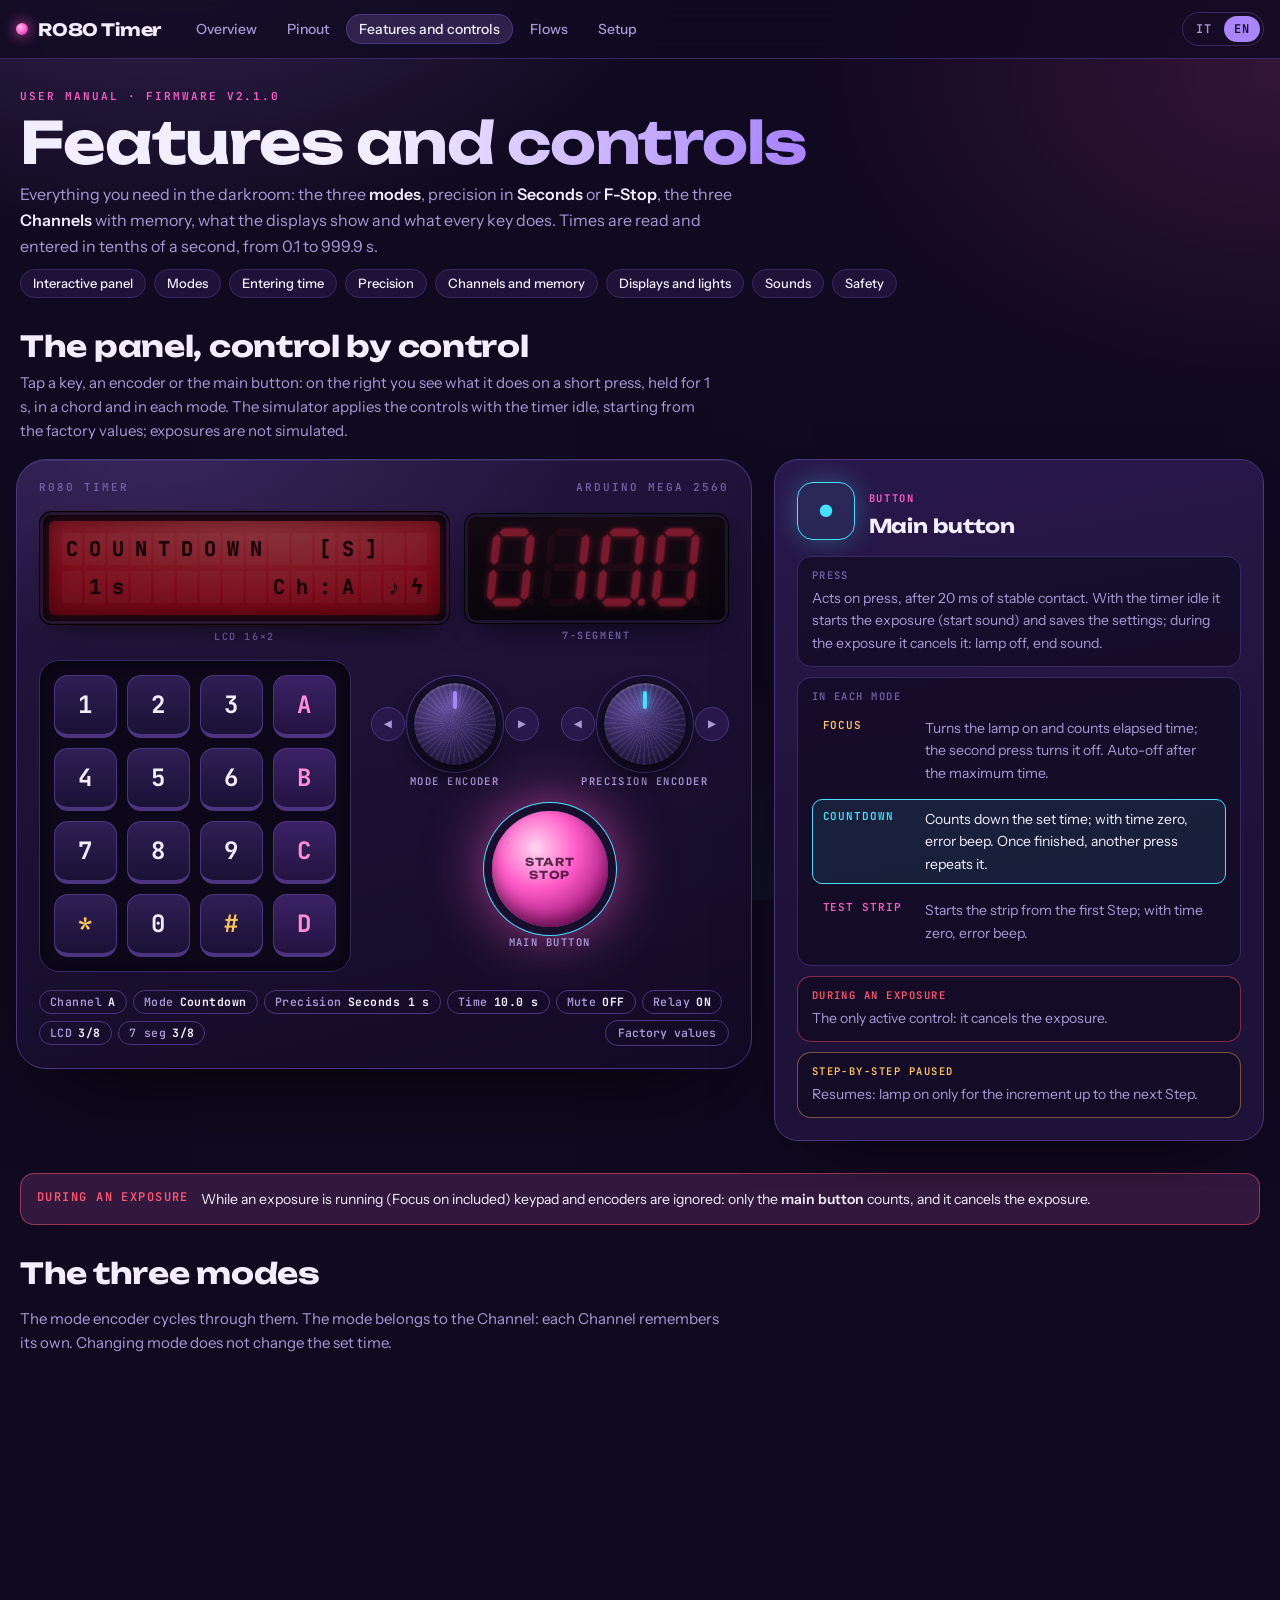
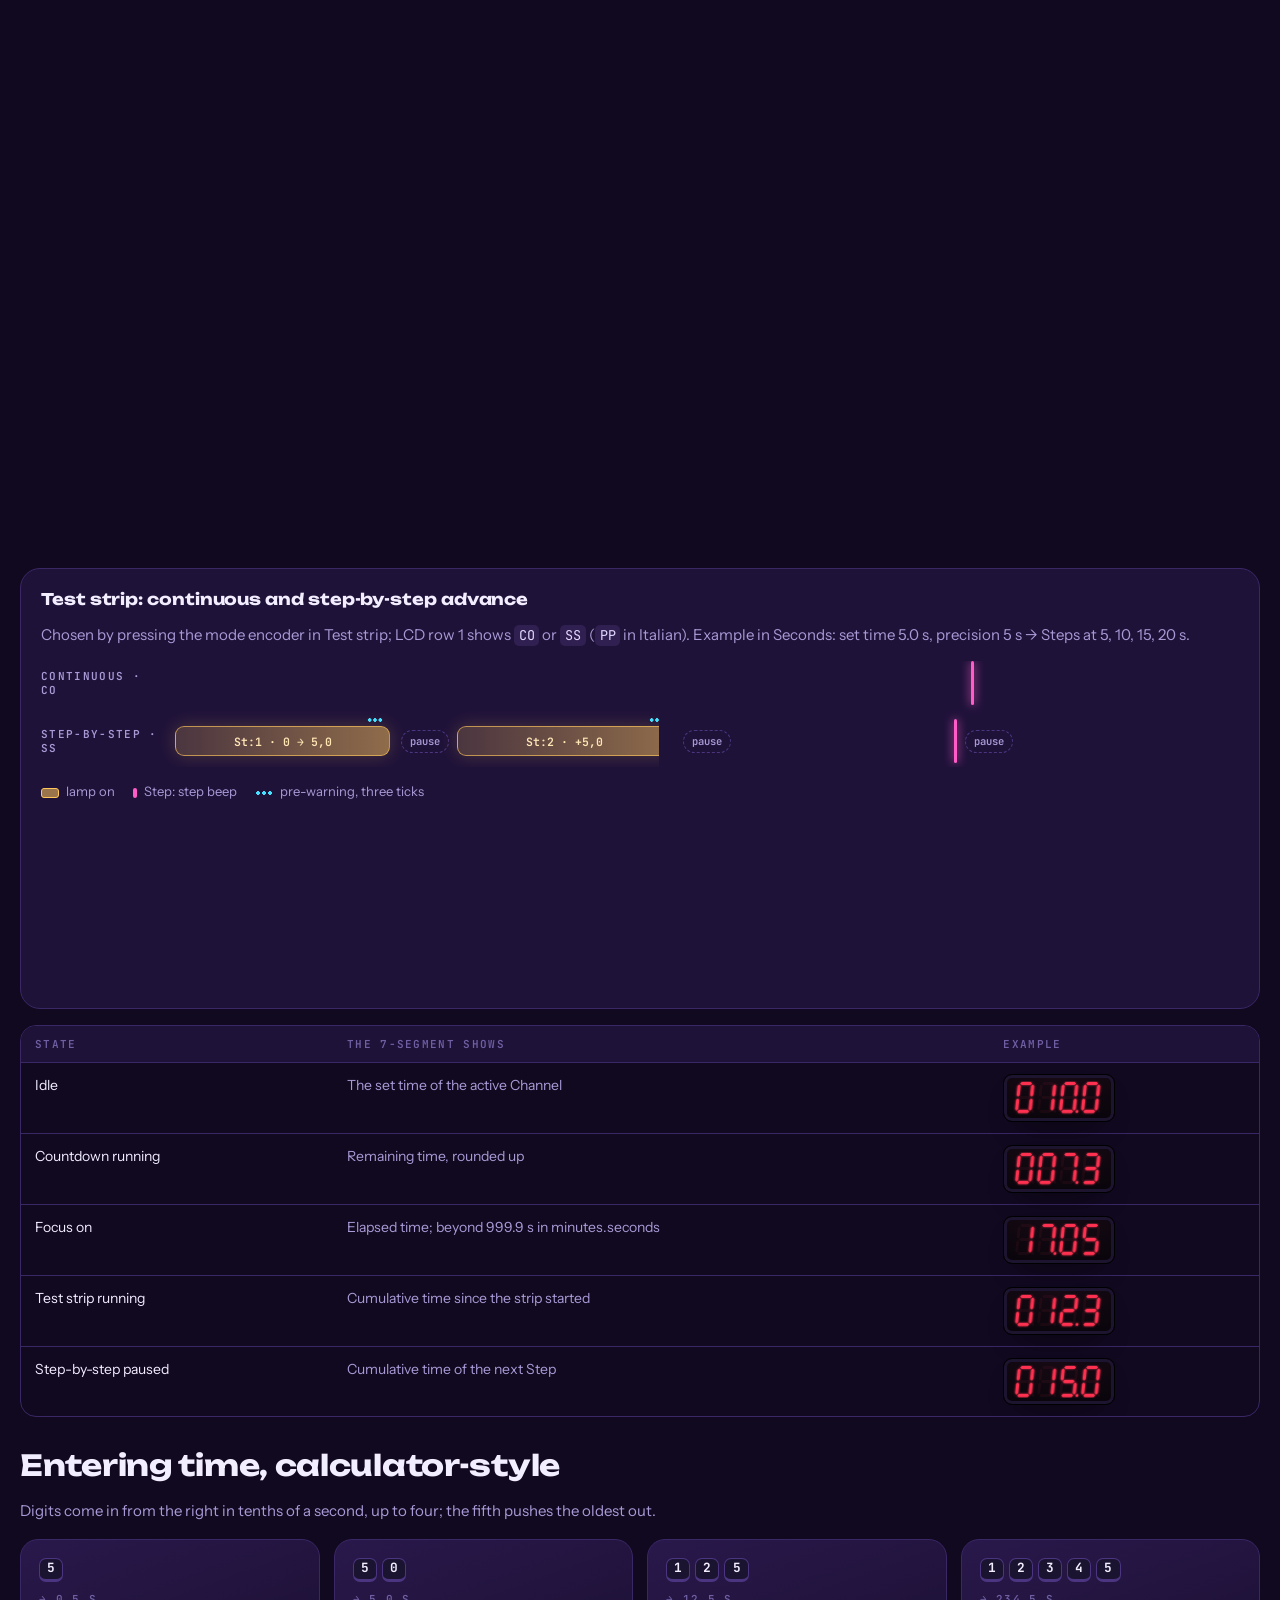
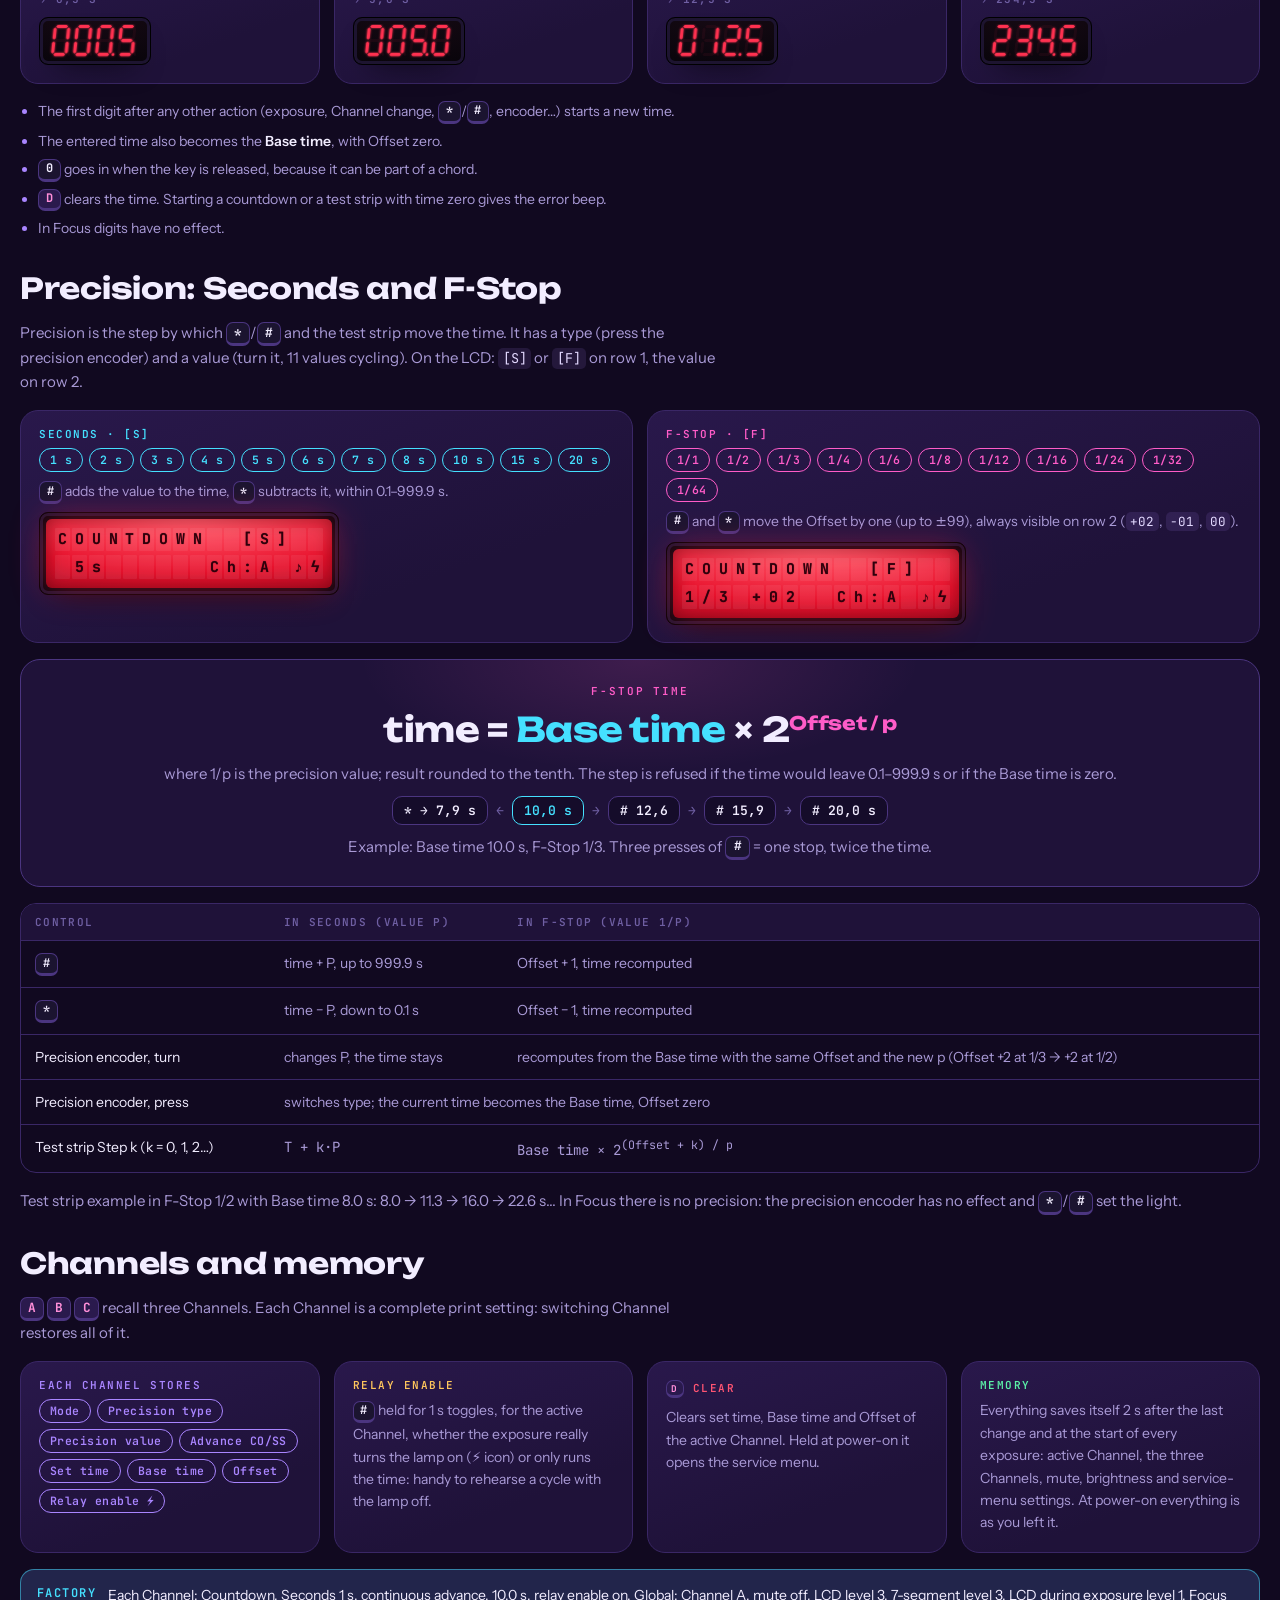
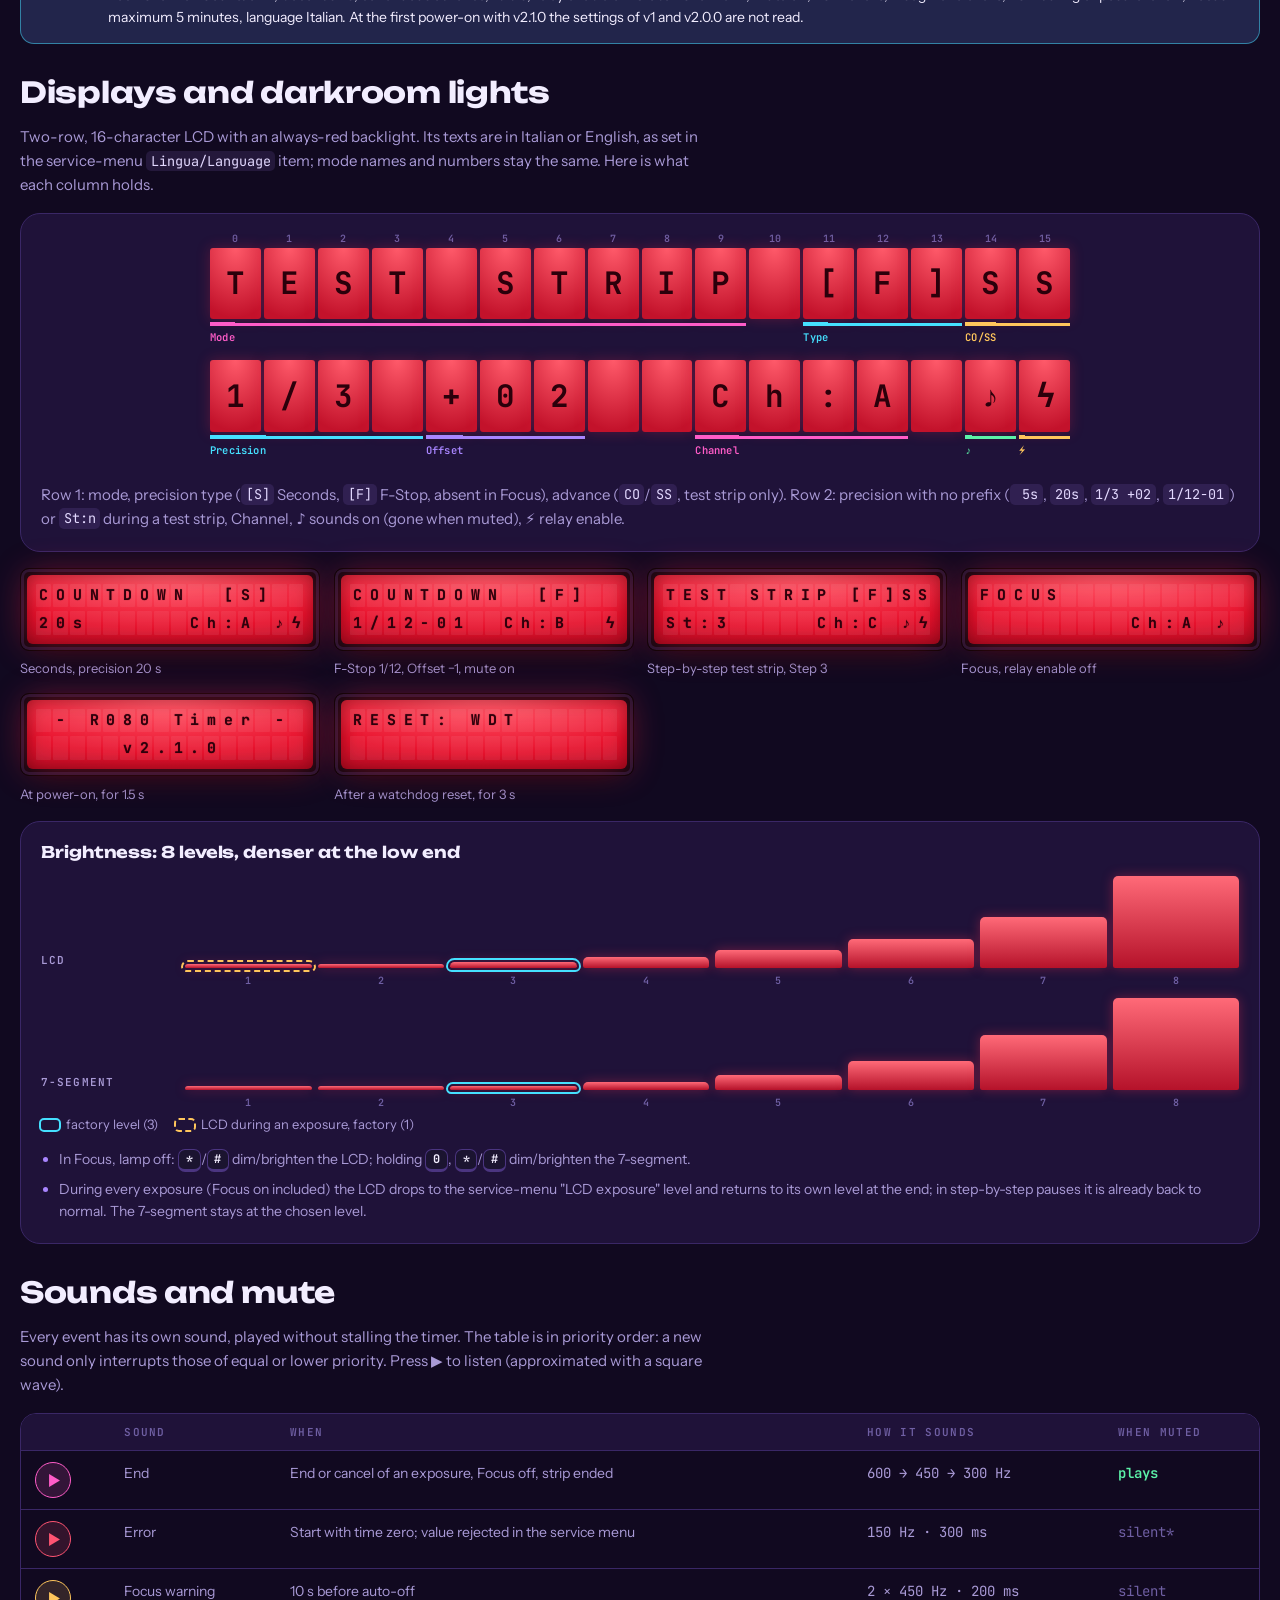
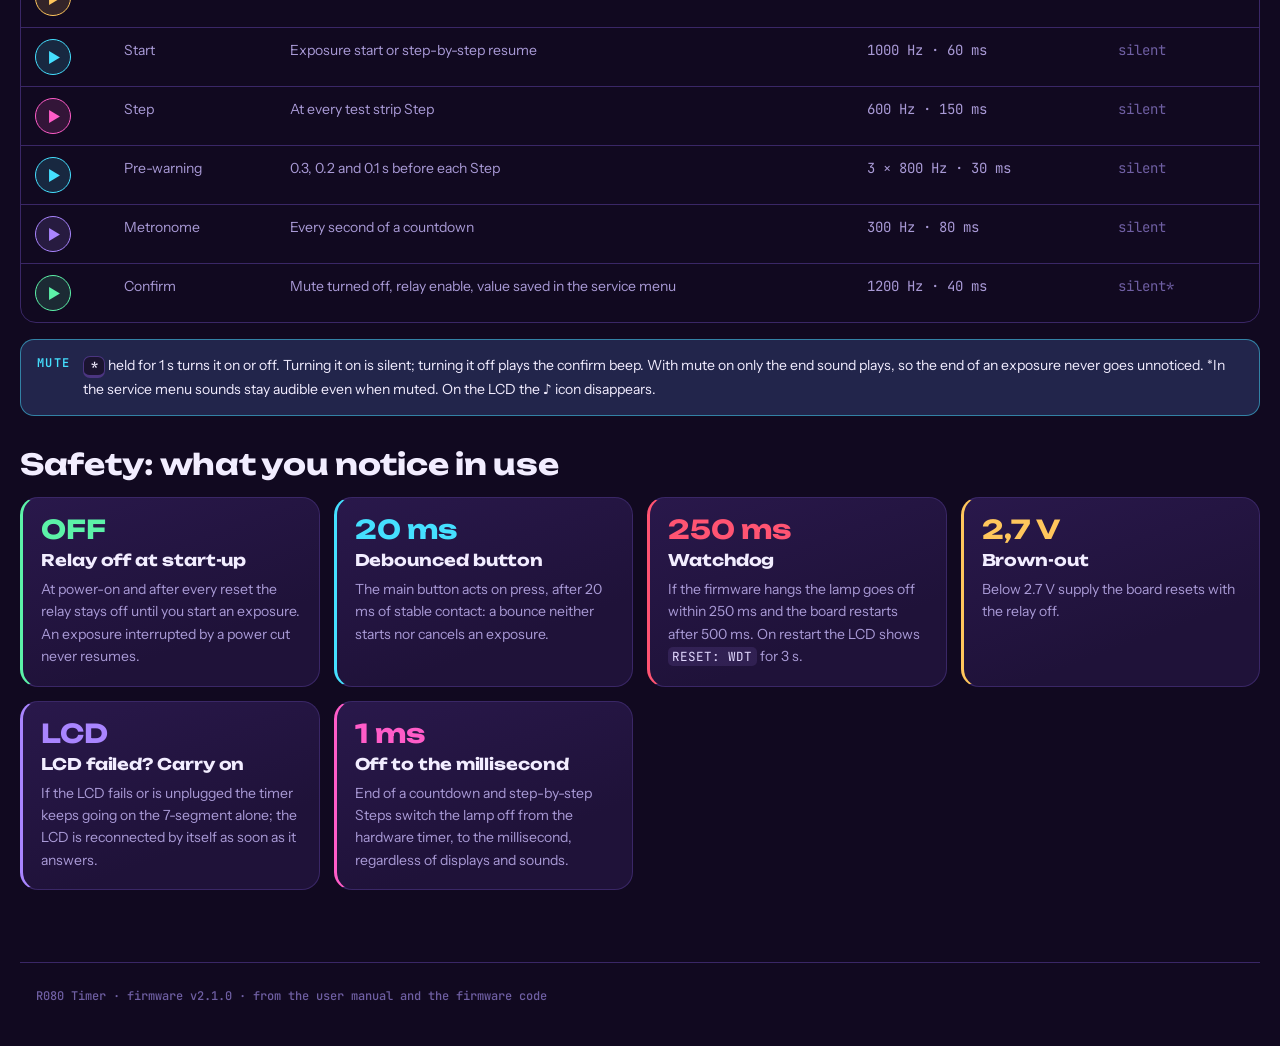
<file: site/funzioni.html>
<!doctype html>
<html lang="it" data-lang="it" data-title-it="Funzioni e comandi · R080 Timer" data-title-en="Features and controls · R080 Timer">
<head>
<meta charset="utf-8">
<meta name="viewport" content="width=device-width, initial-scale=1, viewport-fit=cover">
<title>Funzioni e comandi · R080 Timer</title>
<link rel="preconnect" href="https://fonts.googleapis.com">
<link rel="preconnect" href="https://fonts.gstatic.com" crossorigin>
<link rel="stylesheet" href="https://fonts.googleapis.com/css2?family=Unbounded:wght@500;700&family=Instrument+Sans:wght@400;500;600&family=JetBrains+Mono:wght@400;600;700&display=swap">
<link rel="stylesheet" href="assets/site.css">
<style>
/* ---------- shared bits ---------- */
.hl { color: var(--fg); font-weight: 600; }
.mono { font-family: var(--mono); }
ul.dots { margin: 0; padding-left: 18px; display: grid; gap: 6px; color: var(--muted); font-size: 14px; }
ul.dots li::marker { color: var(--c, var(--violet)); }
dl.kv { margin: 0; display: grid; grid-template-columns: max-content 1fr; gap: 8px 14px; font-size: 14px; }
dl.kv dt { font: 600 11px/1.9 var(--mono); letter-spacing: .1em; text-transform: uppercase; color: var(--faint); }
dl.kv dd { margin: 0; color: var(--muted); }
.glyph { font-family: var(--mono); color: var(--fg); }

/* ---------- LCD 16x2 (backlight always red) ---------- */
.lcd {
  --b: 1;
  container-type: inline-size;
  padding: 9px;
  border-radius: 12px;
  background: #07040c;
  border: 1px solid #000;
  box-shadow: inset 0 0 0 3px #1d1430, 0 14px 30px -18px #000;
  min-width: 0;
}
.lcd-glass {
  display: grid;
  gap: 1.4cqi;
  padding: 3cqi 3.2cqi;
  border-radius: 6px;
  background: radial-gradient(130% 160% at 50% -10%, #ff6a78, #d8162f 55%, #8d0b1f);
  filter: brightness(var(--b)) saturate(1.1);
  box-shadow: 0 0 calc(34px * var(--b)) rgba(255, 40, 70, .45), inset 0 0 18px rgba(80, 0, 10, .55);
  transition: filter .45s ease, box-shadow .45s ease;
}
.lcd-row { display: grid; grid-template-columns: repeat(16, minmax(0, 1fr)); gap: .7cqi; }
.lcd-row span {
  aspect-ratio: 5 / 8;
  display: grid;
  place-items: center;
  font: 700 5.2cqi/1 var(--mono);
  color: #2b000b;
  background: rgba(255, 255, 255, .07);
  border-radius: 1px;
  text-shadow: 0 0 1px rgba(43, 0, 11, .6);
}
.lcd.sm { padding: 6px; border-radius: 9px; }

/* ---------- 7 segment (red LED) ---------- */
.seg7 {
  --sb: 1;
  display: block;
  padding: 12px 14px;
  border-radius: 12px;
  background: radial-gradient(120% 120% at 50% 0%, #170a14, #07040a);
  border: 1px solid #000;
  box-shadow: inset 0 0 0 3px #1d1430, 0 14px 30px -18px #000;
  min-width: 0;
}
.seg7 svg { display: block; width: 100%; height: auto; }
.seg7 .on { fill: #ff3150; opacity: var(--sb); filter: drop-shadow(0 0 3px rgba(255, 49, 80, .85)); transition: opacity .4s ease; }
.seg7 .off { fill: #ff3150; opacity: .06; }
.seg7.mini { display: inline-block; width: 112px; padding: 6px 8px; border-radius: 9px; vertical-align: middle; }
dd .seg7.mini { display: block; margin: 6px 0 2px; }

/* ---------- interactive console ---------- */
.console {
  width: 100%;
  max-width: 1560px;
  justify-self: center;
  display: grid;
  grid-template-columns: minmax(0, 1.2fr) minmax(0, .8fr);
  gap: 22px;
  align-items: start;
}
@media (max-width: 1020px) { .console { grid-template-columns: minmax(0, 1fr); } }
.device {
  display: grid;
  gap: 18px;
  padding: 22px;
  border-radius: 30px;
  border: 1px solid var(--line-2);
  background:
    radial-gradient(600px 280px at 20% 0%, rgba(169, 133, 255, .14), transparent 70%),
    linear-gradient(165deg, #241640, #130a25);
  box-shadow: 0 40px 90px -40px rgba(0, 0, 0, .9), inset 0 1px 0 rgba(255, 255, 255, .07);
  min-width: 0;
}
.device-label { display: flex; justify-content: space-between; align-items: center; gap: 10px; flex-wrap: wrap; font: 600 11px/1 var(--mono); letter-spacing: .18em; text-transform: uppercase; color: var(--faint); }
.screens { display: grid; grid-template-columns: minmax(0, 1.55fr) minmax(0, 1fr); gap: 14px; align-items: center; }
@media (max-width: 640px) { .screens { grid-template-columns: minmax(0, 1fr); } .screens .seg7 { max-width: 280px; } }
.screen-cap { font: 600 10px/1 var(--mono); letter-spacing: .16em; text-transform: uppercase; color: var(--faint); margin-top: 7px; text-align: center; }
.controls { display: grid; grid-template-columns: minmax(0, 1fr) auto; gap: 20px; align-items: center; }
@media (max-width: 600px) { .controls { grid-template-columns: minmax(0, 1fr); } }
.pad {
  display: grid;
  grid-template-columns: repeat(4, minmax(0, 1fr));
  gap: 10px;
  padding: 14px;
  max-width: 380px;
  width: 100%;
  border-radius: 20px;
  background: #0d0719;
  border: 1px solid var(--line);
  box-shadow: inset 0 2px 10px rgba(0, 0, 0, .6);
  justify-self: center;
}
.key {
  aspect-ratio: 1;
  min-width: 0;
  border-radius: 14px;
  border: 1px solid var(--line-2);
  border-bottom-width: 4px;
  background: linear-gradient(180deg, #2e1f55, #1b1135);
  color: var(--fg);
  font: 700 clamp(17px, 2.2vw, 24px)/1 var(--mono);
  cursor: pointer;
  transition: transform .1s ease, box-shadow .25s ease, border-color .25s ease, background .25s ease;
}
.key.letter { color: #ff8fd9; background: linear-gradient(180deg, #3b2266, #241341); }
.key.sym { color: var(--amber); }
.key:hover { border-color: var(--violet); }
.key:active { transform: translateY(2px); border-bottom-width: 2px; }
.key[aria-pressed="true"], .turn[aria-pressed="true"] {
  border-color: var(--cyan);
  box-shadow: 0 0 0 1px var(--cyan), 0 0 24px rgba(69, 224, 255, .5);
  background: linear-gradient(180deg, #23426a, #172447);
}
.key:focus-visible, .knob:focus-visible, .turn:focus-visible, .main-btn:focus-visible, .try:focus-visible, .play:focus-visible, .reset:focus-visible {
  outline: 2px solid var(--cyan);
  outline-offset: 3px;
}
.side { display: grid; gap: 22px; justify-items: center; }
.knobs { display: flex; gap: 22px; flex-wrap: wrap; justify-content: center; }
.knob-wrap { display: grid; justify-items: center; gap: 9px; }
.knob-row { display: flex; align-items: center; gap: 8px; }
.knob {
  --kc: var(--violet);
  position: relative;
  width: 84px;
  height: 84px;
  border-radius: 50%;
  border: 1px solid #000;
  cursor: pointer;
  background:
    repeating-conic-gradient(from 0deg, rgba(255, 255, 255, .07) 0 3deg, transparent 3deg 9deg),
    radial-gradient(circle at 36% 30%, #5f4c98, #2b1e50 55%, #120a24);
  box-shadow: 0 10px 20px rgba(0, 0, 0, .6), inset 0 2px 2px rgba(255, 255, 255, .16), 0 0 0 6px #180e2e, 0 0 0 7px var(--line-2);
  transform: rotate(var(--rot, 0deg));
  transition: transform .35s cubic-bezier(.3, 1.4, .5, 1), box-shadow .25s ease;
}
.knob::after {
  content: "";
  position: absolute;
  top: 8px;
  left: 50%;
  width: 4px;
  height: 18px;
  margin-left: -2px;
  border-radius: 2px;
  background: var(--kc);
  box-shadow: 0 0 10px var(--kc);
}
.knob[aria-pressed="true"] { box-shadow: 0 10px 20px rgba(0, 0, 0, .6), inset 0 2px 2px rgba(255, 255, 255, .16), 0 0 0 6px #180e2e, 0 0 0 7px var(--kc), 0 0 30px var(--kc); }
.knob.prec { --kc: var(--cyan); }
.turn {
  width: 34px;
  height: 34px;
  border-radius: 50%;
  border: 1px solid var(--line-2);
  background: var(--panel-2);
  color: var(--muted);
  font: 700 13px/1 var(--mono);
  cursor: pointer;
}
.turn:hover { color: var(--fg); }
.ctl-name { font: 600 10.5px/1.3 var(--mono); letter-spacing: .14em; text-transform: uppercase; color: var(--muted); text-align: center; }
.main-btn {
  width: 116px;
  height: 116px;
  border-radius: 50%;
  border: 0;
  cursor: pointer;
  background: radial-gradient(circle at 38% 32%, #ffd6f2, #ff5cc8 38%, #a31b80 76%, #5e0e4b);
  box-shadow: 0 0 0 8px #180e2e, 0 0 0 9px var(--line-2), 0 0 42px rgba(255, 92, 200, .55), inset 0 -8px 14px rgba(0, 0, 0, .35);
  animation: breathe 3.4s ease-in-out infinite;
  transition: transform .12s ease;
  color: rgba(40, 0, 30, .75);
  font: 700 11px/1.2 var(--display);
  letter-spacing: .06em;
}
.main-btn:active { transform: scale(.96); }
.main-btn[aria-pressed="true"] { box-shadow: 0 0 0 8px #180e2e, 0 0 0 9px var(--cyan), 0 0 64px rgba(255, 92, 200, .85), inset 0 -8px 14px rgba(0, 0, 0, .35); }
@keyframes breathe {
  50% { box-shadow: 0 0 0 8px #180e2e, 0 0 0 9px var(--line-2), 0 0 70px rgba(255, 92, 200, .8), inset 0 -8px 14px rgba(0, 0, 0, .35); }
}
.sim-state { display: flex; flex-wrap: wrap; gap: 6px; align-items: center; }
.sim-state .pill { --c: var(--line-2); color: var(--muted); }
.sim-state .pill b { color: var(--fg); font-weight: 700; }
.reset {
  margin-left: auto;
  border: 1px solid var(--line-2);
  background: transparent;
  color: var(--muted);
  border-radius: 999px;
  padding: 5px 12px;
  font: 600 11.5px/1.2 var(--mono);
  cursor: pointer;
}
.reset:hover { color: var(--fg); border-color: var(--violet); }

/* inspector */
.inspector {
  position: sticky;
  top: 86px;
  display: grid;
  gap: 16px;
  padding: 22px;
  border-radius: 24px;
  border: 1px solid var(--line-2);
  background: linear-gradient(170deg, var(--panel-2), var(--panel) 60%);
  box-shadow: 0 30px 70px -40px rgba(0, 0, 0, .9);
  min-width: 0;
}
@media (max-width: 1020px) { .inspector { position: static; } }
.insp-head { display: flex; gap: 14px; align-items: center; }
.insp-glyph {
  flex: none;
  min-width: 58px;
  height: 58px;
  padding: 0 10px;
  display: grid;
  place-items: center;
  border-radius: 16px;
  border: 1px solid var(--cyan);
  background: rgba(69, 224, 255, .08);
  box-shadow: 0 0 26px rgba(69, 224, 255, .3);
  font: 700 20px/1 var(--mono);
  color: var(--cyan);
  animation: pop .35s ease;
}
@keyframes pop { from { transform: scale(.85); opacity: .4; } }
.insp-head .tag { font: 600 10.5px/1 var(--mono); letter-spacing: .16em; text-transform: uppercase; color: var(--magenta); }
.insp-head h3 { font-size: 19px; margin-top: 6px; }
.insp-rows { display: grid; gap: 10px; }
.insp-row { display: grid; gap: 4px; padding: 12px 14px; border-radius: 14px; background: rgba(12, 7, 24, .55); border: 1px solid var(--line); }
.insp-row > span:first-child, .insp-row .lbl { font: 600 10.5px/1.3 var(--mono); letter-spacing: .14em; text-transform: uppercase; color: var(--faint); }
.insp-row p { color: var(--muted); font-size: 14px; }
.insp-row.lock { border-color: color-mix(in srgb, var(--red) 45%, transparent); }
.insp-row.lock .lbl { color: var(--red); }
.insp-row.pause { border-color: color-mix(in srgb, var(--amber) 40%, transparent); }
.insp-row.pause .lbl { color: var(--amber); }
.by-mode { display: grid; gap: 6px; }
.by-mode div { display: grid; grid-template-columns: 92px 1fr; gap: 10px; padding: 8px 10px; border-radius: 10px; border: 1px solid transparent; font-size: 14px; color: var(--muted); }
.by-mode b { font: 600 11px/1.6 var(--mono); letter-spacing: .08em; text-transform: uppercase; color: var(--c); }
.by-mode div.now { border-color: var(--c); background: color-mix(in srgb, var(--c) 9%, transparent); color: var(--fg); }
.tries { display: flex; flex-wrap: wrap; gap: 8px; align-items: center; }
.try {
  border: 1px solid var(--violet);
  background: rgba(169, 133, 255, .12);
  color: var(--fg);
  border-radius: 999px;
  padding: 7px 13px;
  font: 600 12px/1 var(--mono);
  cursor: pointer;
}
.try:hover { background: rgba(169, 133, 255, .25); }

/* ---------- modes ---------- */
.modes { display: grid; grid-template-columns: repeat(auto-fit, minmax(300px, 1fr)); gap: 16px; }
.mode { gap: 12px; padding: 22px; border-top: 3px solid var(--c); }
.mode-ico {
  width: 46px;
  height: 46px;
  border-radius: 14px;
  display: grid;
  place-items: center;
  background: color-mix(in srgb, var(--c) 16%, transparent);
  box-shadow: 0 0 28px color-mix(in srgb, var(--c) 35%, transparent);
}
.mode-ico i { display: block; width: 18px; height: 18px; border-radius: 50%; background: var(--c); box-shadow: 0 0 14px var(--c); }
.mode-ico.cd i { border-radius: 50%; background: conic-gradient(var(--c) 0 70%, transparent 70%); box-shadow: none; outline: 2px solid var(--c); outline-offset: 2px; }
.mode-ico.ts i { width: 22px; border-radius: 3px; background: linear-gradient(90deg, color-mix(in srgb, var(--c) 30%, transparent) 0 25%, color-mix(in srgb, var(--c) 55%, transparent) 25% 50%, color-mix(in srgb, var(--c) 80%, transparent) 50% 75%, var(--c) 75%); }
.mode h3 { font-size: 21px; }
.mode .lcd { max-width: 300px; }

/* test strip timeline */
.tl-wrap { overflow-x: auto; padding-bottom: 4px; }
.tl-grid { display: grid; gap: 14px; min-width: 600px; }
.tl-line { display: grid; grid-template-columns: 120px 1fr; gap: 14px; align-items: center; }
.tl-line > span { font: 600 11px/1.3 var(--mono); letter-spacing: .12em; text-transform: uppercase; color: var(--muted); }
.tl { display: flex; align-items: center; height: 44px; }
.tl-seg {
  position: relative;
  flex: 1;
  height: 30px;
  display: grid;
  place-items: center;
  border-radius: 9px;
  background: linear-gradient(90deg, rgba(255, 198, 92, .2), rgba(255, 198, 92, .5));
  border: 1px solid rgba(255, 198, 92, .65);
  font: 600 11.5px/1 var(--mono);
  color: #ffe6b5;
  box-shadow: 0 0 18px rgba(255, 198, 92, .2);
}
.tl-seg::after { /* pre-warning ticks at -0.3/-0.2/-0.1 s */
  content: "";
  position: absolute;
  right: 6px;
  top: -9px;
  width: 16px;
  height: 4px;
  background: radial-gradient(circle, var(--cyan) 1.6px, transparent 2px) 0 0 / 5.33px 4px repeat-x;
}
.tl-step { flex: none; width: 3px; height: 44px; margin: 0 -1px; border-radius: 2px; background: var(--magenta); box-shadow: 0 0 10px var(--magenta); z-index: 1; }
.tl-pause {
  flex: none;
  margin: 0 8px;
  padding: 5px 8px;
  border-radius: 999px;
  border: 1px dashed var(--line-2);
  color: var(--muted);
  font: 600 10.5px/1 var(--mono);
  white-space: nowrap;
}
.tl.pp .tl-step { margin: 0; }
.legend { display: flex; flex-wrap: wrap; gap: 8px 18px; font-size: 13px; color: var(--muted); }
.legend i { display: inline-block; width: 18px; height: 10px; border-radius: 3px; margin-right: 7px; vertical-align: middle; }

/* ---------- time entry ---------- */
.calc { display: grid; grid-template-columns: repeat(auto-fit, minmax(220px, 1fr)); gap: 14px; }
.calc .card { justify-items: start; gap: 12px; }
.calc .keys { display: flex; gap: 5px; flex-wrap: wrap; }
.calc .arrow { color: var(--faint); font: 600 11px/1 var(--mono); letter-spacing: .12em; text-transform: uppercase; }

/* ---------- precision ---------- */
.vals { display: flex; flex-wrap: wrap; gap: 6px; }
.formula {
  display: grid;
  gap: 10px;
  justify-items: center;
  text-align: center;
  padding: 26px 18px;
  border-radius: 20px;
  border: 1px solid var(--line-2);
  background: radial-gradient(400px 160px at 50% 0%, rgba(255, 92, 200, .14), transparent 70%), var(--panel);
}
.formula .f { font: 700 clamp(20px, 3.4vw, 34px)/1.3 var(--display); letter-spacing: -.01em; }
.formula .f sup { font-size: .55em; color: var(--magenta); }
.formula .f em { font-style: normal; color: var(--cyan); }
.chain { display: flex; flex-wrap: wrap; gap: 8px; align-items: center; justify-content: center; font: 600 13px/1 var(--mono); }
.chain span { padding: 7px 11px; border-radius: 10px; border: 1px solid var(--line-2); background: #150c2a; }
.chain span.base { border-color: var(--cyan); color: var(--cyan); }
.chain i { color: var(--faint); font-style: normal; }

/* ---------- display anatomy ---------- */
.anat-wrap { overflow-x: auto; }
.anat { container-type: inline-size; min-width: 560px; max-width: 860px; margin: 0 auto; display: grid; gap: 4px; }
.anat-idx, .anat-chars, .anat-zones { display: grid; grid-template-columns: repeat(16, minmax(0, 1fr)); gap: 3px; }
.anat-idx span { text-align: center; font: 600 10px/1 var(--mono); color: var(--faint); }
.anat-chars span {
  aspect-ratio: 5 / 7;
  display: grid;
  place-items: center;
  border-radius: 3px;
  background: radial-gradient(140% 140% at 50% 0%, #ff5a6a, #c3122b 70%);
  color: #2b000b;
  font: 700 3.6cqi/1 var(--mono);
  box-shadow: 0 0 14px rgba(255, 40, 70, .25);
}
.anat-zones { margin-bottom: 12px; }
.anat-zones span {
  border-top: 3px solid var(--c);
  padding-top: 5px;
  font: 600 10.5px/1.25 var(--mono);
  color: var(--c);
  letter-spacing: .02em;
  min-width: 0;
}
.lcd-examples { display: grid; grid-template-columns: repeat(auto-fill, minmax(250px, 1fr)); gap: 14px; }
.lcd-examples figure { margin: 0; display: grid; gap: 8px; }
.lcd-examples figcaption { font-size: 13px; color: var(--muted); }
.levels { display: grid; gap: 30px; }
.lv-row { display: grid; grid-template-columns: 130px 1fr; gap: 14px; align-items: end; }
.lv-row > span { font: 600 11px/1.3 var(--mono); letter-spacing: .1em; text-transform: uppercase; color: var(--muted); }
.lv-bars { display: grid; grid-template-columns: repeat(8, minmax(0, 1fr)); gap: 6px; align-items: end; height: 92px; }
.lv-bars div { position: relative; border-radius: 5px 5px 2px 2px; background: linear-gradient(180deg, #ff6a78, #b5122a); box-shadow: 0 0 12px rgba(255, 49, 80, .35); min-height: 4px; }
.lv-bars div b { position: absolute; bottom: -18px; left: 0; right: 0; text-align: center; font: 600 10px/1 var(--mono); color: var(--faint); }
.lv-bars div.def { outline: 2px solid var(--cyan); outline-offset: 2px; }
.lv-bars div.exp { outline: 2px dashed var(--amber); outline-offset: 2px; }

/* ---------- sounds ---------- */
.play {
  width: 36px;
  height: 36px;
  border-radius: 50%;
  border: 1px solid var(--c, var(--violet));
  background: color-mix(in srgb, var(--c, var(--violet)) 14%, transparent);
  color: var(--c, var(--violet));
  cursor: pointer;
  display: grid;
  place-items: center;
}
.play svg { width: 13px; height: 13px; fill: currentColor; margin-left: 2px; }
.play.on { box-shadow: 0 0 18px var(--c, var(--violet)); }
.yes { color: var(--green); font-family: var(--mono); font-weight: 600; }
.no { color: var(--faint); font-family: var(--mono); }

/* ---------- safety ---------- */
.safe .card { border-left: 3px solid var(--c, var(--green)); }
.safe .num { font: 700 26px/1 var(--display); color: var(--c, var(--green)); }

@media (max-width: 480px) {
  .device, .inspector { padding: 14px; border-radius: 22px; }
  .pad { gap: 7px; padding: 10px; }
  .knob { width: 70px; height: 70px; }
  .main-btn { width: 100px; height: 100px; }
  dl.kv { grid-template-columns: 1fr; gap: 2px 0; }
  dl.kv dd { margin-bottom: 8px; }
  .by-mode div { grid-template-columns: 1fr; gap: 2px; }
  .lv-row { grid-template-columns: 1fr; }
}
</style>
</head>
<body data-page="funzioni">
<main class="page">
  <header class="page-head">
    <span class="eyebrow"><span lang="it">Manuale d'uso · firmware v2.1.0</span><span lang="en">User manual · firmware v2.1.0</span></span>
    <h1><span lang="it">Funzioni e comandi</span><span lang="en">Features and controls</span></h1>
    <p class="lede" lang="it">Tutto quello che serve in camera oscura: le tre <b>Modalità</b>, la precisione in <b>Secondi</b> o <b>F-Stop</b>, i tre <b>Canali</b> con memoria, cosa mostrano i display e cosa fa ogni tasto. I tempi si leggono e si inseriscono in decimi di secondo, da 0,1 a 999,9 s.</p>
    <p class="lede" lang="en">Everything you need in the darkroom: the three <b>modes</b>, precision in <b>Seconds</b> or <b>F-Stop</b>, the three <b>Channels</b> with memory, what the displays show and what every key does. Times are read and entered in tenths of a second, from 0.1 to 999.9 s.</p>
    <nav class="toc" aria-label="Indice / Contents">
      <a href="#pannello"><span lang="it">Pannello interattivo</span><span lang="en">Interactive panel</span></a>
      <a href="#modalita"><span lang="it">Modalità</span><span lang="en">Modes</span></a>
      <a href="#tempo"><span lang="it">Inserire il tempo</span><span lang="en">Entering time</span></a>
      <a href="#precisione"><span lang="it">Precisione</span><span lang="en">Precision</span></a>
      <a href="#canali"><span lang="it">Canali e memoria</span><span lang="en">Channels and memory</span></a>
      <a href="#display"><span lang="it">Display e luci</span><span lang="en">Displays and lights</span></a>
      <a href="#suoni"><span lang="it">Suoni</span><span lang="en">Sounds</span></a>
      <a href="#sicurezza"><span lang="it">Sicurezza</span><span lang="en">Safety</span></a>
    </nav>
  </header>

  <!-- ======================= interactive panel ======================= -->
  <section id="pannello" class="wide">
    <div style="max-width: var(--col); width: 100%; justify-self: center; display: grid; gap: 8px;">
      <h2><span lang="it">Il pannello, comando per comando</span><span lang="en">The panel, control by control</span></h2>
      <p class="sub" lang="it">Tocca un tasto, un encoder o il pulsante principale: a destra trovi cosa fa con pressione breve, tenuto 1 s, in combinazione e in ogni Modalità. Il simulatore applica i comandi a timer fermo, partendo dai valori di fabbrica; le Esposizioni non sono simulate.</p>
      <p class="sub" lang="en">Tap a key, an encoder or the main button: on the right you see what it does on a short press, held for 1 s, in a chord and in each mode. The simulator applies the controls with the timer idle, starting from the factory values; exposures are not simulated.</p>
    </div>
    <div class="console">
      <div class="device">
        <div class="device-label"><span>R080 Timer</span><span>Arduino Mega 2560</span></div>
        <div class="screens">
          <div>
            <div class="lcd" id="simLcd" role="img"><div class="lcd-glass"></div></div>
            <div class="screen-cap">LCD 16×2</div>
          </div>
          <div>
            <div class="seg7" id="simSeg" role="img"></div>
            <div class="screen-cap"><span lang="it">7 segmenti</span><span lang="en">7-segment</span></div>
          </div>
        </div>
        <div class="controls">
          <div class="pad" role="group" aria-label="Tastierino 4×4 / 4×4 keypad">
            <button type="button" class="key" data-ctl="digits" data-in="digit" data-arg="1" aria-pressed="false">1</button>
            <button type="button" class="key" data-ctl="digits" data-in="digit" data-arg="2" aria-pressed="false">2</button>
            <button type="button" class="key" data-ctl="digits" data-in="digit" data-arg="3" aria-pressed="false">3</button>
            <button type="button" class="key letter" data-ctl="channel" data-in="ch" data-arg="0" aria-pressed="false">A</button>
            <button type="button" class="key" data-ctl="digits" data-in="digit" data-arg="4" aria-pressed="false">4</button>
            <button type="button" class="key" data-ctl="digits" data-in="digit" data-arg="5" aria-pressed="false">5</button>
            <button type="button" class="key" data-ctl="digits" data-in="digit" data-arg="6" aria-pressed="false">6</button>
            <button type="button" class="key letter" data-ctl="channel" data-in="ch" data-arg="1" aria-pressed="false">B</button>
            <button type="button" class="key" data-ctl="digits" data-in="digit" data-arg="7" aria-pressed="false">7</button>
            <button type="button" class="key" data-ctl="digits" data-in="digit" data-arg="8" aria-pressed="false">8</button>
            <button type="button" class="key" data-ctl="digits" data-in="digit" data-arg="9" aria-pressed="false">9</button>
            <button type="button" class="key letter" data-ctl="channel" data-in="ch" data-arg="2" aria-pressed="false">C</button>
            <button type="button" class="key sym" data-ctl="star" data-in="star" aria-pressed="false">*</button>
            <button type="button" class="key" data-ctl="zero" data-in="digit" data-arg="0" aria-pressed="false">0</button>
            <button type="button" class="key sym" data-ctl="hash" data-in="hash" aria-pressed="false">#</button>
            <button type="button" class="key letter" data-ctl="d" data-in="D" aria-pressed="false">D</button>
          </div>
          <div class="side">
            <div class="knobs">
              <div class="knob-wrap">
                <div class="knob-row">
                  <button type="button" class="turn" data-ctl="modeEnc" data-in="modeTurn" data-arg="-1" aria-pressed="false" data-aria-it="Encoder della Modalità: ruota indietro" data-aria-en="Mode encoder: turn back">◀</button>
                  <button type="button" class="knob" id="knobMode" data-ctl="modeEnc" data-in="modeClick" aria-pressed="false" data-aria-it="Encoder della Modalità: pressione" data-aria-en="Mode encoder: press"></button>
                  <button type="button" class="turn" data-ctl="modeEnc" data-in="modeTurn" data-arg="1" aria-pressed="false" data-aria-it="Encoder della Modalità: ruota avanti" data-aria-en="Mode encoder: turn forward">▶</button>
                </div>
                <span class="ctl-name"><span lang="it">Encoder Modalità</span><span lang="en">Mode encoder</span></span>
              </div>
              <div class="knob-wrap">
                <div class="knob-row">
                  <button type="button" class="turn" data-ctl="precEnc" data-in="precTurn" data-arg="-1" aria-pressed="false" data-aria-it="Encoder della precisione: ruota indietro" data-aria-en="Precision encoder: turn back">◀</button>
                  <button type="button" class="knob prec" id="knobPrec" data-ctl="precEnc" data-in="precClick" aria-pressed="false" data-aria-it="Encoder della precisione: pressione" data-aria-en="Precision encoder: press"></button>
                  <button type="button" class="turn" data-ctl="precEnc" data-in="precTurn" data-arg="1" aria-pressed="false" data-aria-it="Encoder della precisione: ruota avanti" data-aria-en="Precision encoder: turn forward">▶</button>
                </div>
                <span class="ctl-name"><span lang="it">Encoder precisione</span><span lang="en">Precision encoder</span></span>
              </div>
            </div>
            <div class="knob-wrap">
              <button type="button" class="main-btn" data-ctl="main" aria-pressed="false" data-aria-it="Pulsante principale" data-aria-en="Main button">START<br>STOP</button>
              <span class="ctl-name"><span lang="it">Pulsante principale</span><span lang="en">Main button</span></span>
            </div>
          </div>
        </div>
        <div class="sim-state" id="simState" aria-live="polite"></div>
      </div>
      <aside class="inspector" id="inspector" aria-live="polite"></aside>
    </div>
  </section>

  <div class="warn"><strong><span lang="it">Durante l'Esposizione</span><span lang="en">During an exposure</span></strong><p lang="it">Mentre un'Esposizione è in corso (Focus acceso compreso) tastierino ed encoder sono ignorati: conta solo il <span class="hl">pulsante principale</span>, che la annulla.</p><p lang="en">While an exposure is running (Focus on included) keypad and encoders are ignored: only the <span class="hl">main button</span> counts, and it cancels the exposure.</p></div>

  <!-- ======================= modes ======================= -->
  <section id="modalita">
    <h2><span lang="it">Le tre Modalità</span><span lang="en">The three modes</span></h2>
    <p class="sub" lang="it">L'encoder della Modalità le scorre in ciclo. La Modalità fa parte del Canale: ogni Canale ricorda la sua. Cambiare Modalità non cambia il tempo impostato.</p>
    <p class="sub" lang="en">The mode encoder cycles through them. The mode belongs to the Channel: each Channel remembers its own. Changing mode does not change the set time.</p>
    <div class="modes">
      <article class="card mode" style="--c: var(--amber)">
        <div class="mode-ico"><i></i></div>
        <span class="tag">Focus</span>
        <h3>Focus</h3>
        <p lang="it">Lampada accesa a tempo libero, per comporre e mettere a fuoco.</p>
        <p lang="en">Lamp on for as long as you like, to compose and focus.</p>
        <div class="lcd sm" data-lcd="FOCUS|         Ch:A ♪ϟ"></div>
        <dl class="kv">
          <dt><span lang="it">Pulsante</span><span lang="en">Button</span></dt>
          <dd lang="it">Accende la lampada (se l'Abilitazione relè del Canale è attiva); la seconda pressione la spegne, con il Suono di fine.</dd>
          <dd lang="en">Turns the lamp on (if the Channel's relay enable is on); a second press turns it off, with the end sound.</dd>
          <dt><span lang="it">7 segmenti</span><span lang="en">7-segment</span></dt>
          <dd lang="it">Tempo trascorso; oltre 999,9 s in minuti.secondi: <span class="seg7 mini" data-seg="1705" data-dp="1"></span> = 17 min 05 s.</dd>
          <dd lang="en">Elapsed time; beyond 999.9 s in minutes.seconds: <span class="seg7 mini" data-seg="1705" data-dp="1"></span> = 17 min 05 s.</dd>
          <dt><span lang="it">Spegnimento</span><span lang="en">Auto-off</span></dt>
          <dd lang="it">Automatico dopo 3, 5, 10, 15 o 20 minuti (Menu di servizio, di fabbrica 5), con il Suono di fine. 10 s prima suona l'Avviso Focus (due toni).</dd>
          <dd lang="en">Automatic after 3, 5, 10, 15 or 20 minutes (service menu, factory 5), with the end sound. 10 s before, the Focus warning plays (two tones).</dd>
        </dl>
        <ul class="dots" lang="it">
          <li>Nessun Metronomo.</li>
          <li>Il tempo impostato non viene usato ma resta nel Canale: cifre ed encoder della precisione non hanno effetto.</li>
          <li>A lampada spenta <kbd>*</kbd> / <kbd>#</kbd> regolano la luce dell'LCD, <kbd>0</kbd> + <kbd>*</kbd> / <kbd>#</kbd> quella del 7 segmenti.</li>
          <li>Non conta come Esposizione nei contatori; il tempo a lampada accesa conta nelle ore di lampada.</li>
        </ul>
        <ul class="dots" lang="en">
          <li>No metronome.</li>
          <li>The set time is not used but stays in the Channel: digits and the precision encoder have no effect.</li>
          <li>With the lamp off <kbd>*</kbd> / <kbd>#</kbd> set the LCD light, <kbd>0</kbd> + <kbd>*</kbd> / <kbd>#</kbd> the 7-segment light.</li>
          <li>It does not count as an exposure in the counters; lamp-on time counts in the lamp hours.</li>
        </ul>
      </article>

      <article class="card mode" style="--c: var(--cyan)">
        <div class="mode-ico cd"><i></i></div>
        <span class="tag">Countdown</span>
        <h3>Countdown</h3>
        <p lang="it">Una singola Esposizione lunga quanto il tempo impostato.</p>
        <p lang="en">A single exposure as long as the set time.</p>
        <div class="lcd sm" data-lcd="COUNTDOWN  [S]  | 5s      Ch:A ♪ϟ"></div>
        <dl class="kv">
          <dt><span lang="it">Pulsante</span><span lang="en">Button</span></dt>
          <dd lang="it">Accende la lampada e parte il conto alla rovescia, con il Metronomo a ogni secondo. Durante l'Esposizione: Annullamento. Con tempo zero: beep di errore.</dd>
          <dd lang="en">Turns the lamp on and starts the countdown, with the metronome every second. During the exposure: cancel. With time zero: error beep.</dd>
          <dt><span lang="it">7 segmenti</span><span lang="en">7-segment</span></dt>
          <dd lang="it">Tempo residuo, arrotondato per eccesso: <span class="seg7 mini" data-seg="0073"></span></dd>
          <dd lang="en">Remaining time, rounded up: <span class="seg7 mini" data-seg="0073"></span></dd>
          <dt><span lang="it">A zero</span><span lang="en">At zero</span></dt>
          <dd lang="it">La lampada si spegne dal timer hardware, al millisecondo, e suona il Suono di fine. Il 7 segmenti torna al tempo impostato: un'altra pressione ripete la stessa Esposizione.</dd>
          <dd lang="en">The lamp goes off from the hardware timer, to the millisecond, and the end sound plays. The 7-segment returns to the set time: another press repeats the same exposure.</dd>
        </dl>
        <ul class="dots" lang="it">
          <li>Dopo un Annullamento la pressione successiva riparte dal tempo pieno.</li>
          <li>Un Countdown annullato conta comunque come Esposizione.</li>
        </ul>
        <ul class="dots" lang="en">
          <li>After a cancel the next press starts again from the full time.</li>
          <li>A cancelled countdown still counts as an exposure.</li>
        </ul>
      </article>

      <article class="card mode" style="--c: var(--magenta)">
        <div class="mode-ico ts"><i></i></div>
        <span class="tag">Test strip</span>
        <h3>Test strip</h3>
        <p lang="it">Una serie di Step cumulativi per confrontare più tempi su una sola striscia. Il primo Step è il tempo impostato.</p>
        <p lang="en">A series of cumulative Steps to compare several times on one strip. The first Step is the set time.</p>
        <div class="lcd sm" data-lcd="TEST STRIP [S]CO|St:3     Ch:A ♪ϟ"></div>
        <dl class="kv">
          <dt><span lang="it">Pulsante</span><span lang="en">Button</span></dt>
          <dd lang="it">Avvia la prova dal primo Step; con la lampada accesa la annulla. In passo-passo, in pausa, riaccende la lampada fino allo Step successivo.</dd>
          <dd lang="en">Starts the strip from the first Step; with the lamp on it cancels it. In step-by-step, while paused, turns the lamp back on up to the next Step.</dd>
          <dt><span lang="it">7 segmenti</span><span lang="en">7-segment</span></dt>
          <dd lang="it">Tempo cumulativo dall'inizio della prova; in pausa quello dello Step successivo.</dd>
          <dd lang="en">Cumulative time since the strip started; while paused, that of the next Step.</dd>
          <dt>LCD</dt>
          <dd lang="it">La riga 2 mostra lo Step in corso (<code>St:n</code>) al posto della precisione.</dd>
          <dd lang="en">Row 2 shows the current Step (<code>St:n</code>) instead of the precision.</dd>
        </dl>
        <ul class="dots" lang="it">
          <li>Prima di ogni Step il Preavviso (tre tick a −0,3, −0,2, −0,1 s), allo Step il beep di step. Nessun Metronomo.</li>
          <li>Ogni Step è calcolato dal Tempo base: gli arrotondamenti non si accumulano. Se due Step arrotondati coincidono (1/64 con tempi brevi) il successivo cade 0,1 s dopo.</li>
          <li>A 999,9 s cumulativi la prova si conclude da sola. Ogni nuova prova riparte dal primo Step; una prova intera conta come una sola Esposizione.</li>
        </ul>
        <ul class="dots" lang="en">
          <li>Before each Step the pre-warning (three ticks at −0.3, −0.2, −0.1 s), at the Step the step beep. No metronome.</li>
          <li>Every Step is computed from the Base time: rounding does not accumulate. If two rounded Steps coincide (1/64 with short times) the next one lands 0.1 s later.</li>
          <li>At 999.9 s cumulative the strip ends by itself. Each new strip restarts from the first Step; a whole strip counts as one exposure.</li>
        </ul>
      </article>
    </div>

    <div class="panel">
      <h3><span lang="it">Test strip: Avanzamento continuo e passo-passo</span><span lang="en">Test strip: continuous and step-by-step advance</span></h3>
      <p class="muted" lang="it">Si sceglie premendo l'encoder della Modalità in Test strip; la riga 1 dell'LCD mostra <code>CO</code> o <code>PP</code> (in inglese <code>CO</code> o <code>SS</code>). Esempio in Secondi: tempo impostato 5,0 s, precisione 5 s → Step a 5, 10, 15, 20 s.</p>
      <p class="muted" lang="en">Chosen by pressing the mode encoder in Test strip; LCD row 1 shows <code>CO</code> or <code>SS</code> (<code>PP</code> in Italian). Example in Seconds: set time 5.0 s, precision 5 s → Steps at 5, 10, 15, 20 s.</p>
      <div class="tl-wrap">
        <div class="tl-grid">
          <div class="tl-line">
            <span><span lang="it">Continuo</span><span lang="en">Continuous</span> · CO</span>
            <div class="tl">
              <div class="tl-seg">St:1 · 0 → 5,0</div><div class="tl-step"></div>
              <div class="tl-seg">St:2 · → 10,0</div><div class="tl-step"></div>
              <div class="tl-seg">St:3 · → 15,0</div><div class="tl-step"></div>
              <div class="tl-seg">St:4 · → 20,0</div><div class="tl-step"></div>
            </div>
          </div>
          <div class="tl-line">
            <span><span lang="it">Passo-passo</span><span lang="en">Step-by-step</span> · <span lang="it">PP</span><span lang="en">SS</span></span>
            <div class="tl pp">
              <div class="tl-seg">St:1 · 0 → 5,0</div><div class="tl-step"></div>
              <span class="tl-pause"><span lang="it">pausa</span><span lang="en">pause</span></span>
              <div class="tl-seg">St:2 · +5,0</div><div class="tl-step"></div>
              <span class="tl-pause"><span lang="it">pausa</span><span lang="en">pause</span></span>
              <div class="tl-seg">St:3 · +5,0</div><div class="tl-step"></div>
              <span class="tl-pause"><span lang="it">pausa</span><span lang="en">pause</span></span>
              <div class="tl-seg">St:4 · +5,0</div><div class="tl-step"></div>
            </div>
          </div>
        </div>
      </div>
      <div class="legend">
        <span><i style="background: rgba(255,198,92,.55); border: 1px solid #ffc65c"></i><span lang="it">lampada accesa</span><span lang="en">lamp on</span></span>
        <span><i style="background: var(--magenta); width: 4px"></i><span lang="it">Step: beep di step</span><span lang="en">Step: step beep</span></span>
        <span><i style="background: radial-gradient(circle, var(--cyan) 1.6px, transparent 2px) 0 0 / 6px 10px repeat-x"></i><span lang="it">Preavviso, tre tick</span><span lang="en">pre-warning, three ticks</span></span>
      </div>
      <div class="grid two">
        <div class="card" style="--c: var(--amber)">
          <span class="tag">CO</span>
          <p lang="it">La lampada resta accesa da uno Step all'altro: a ogni beep di step si copre una striscia. Il pulsante principale annulla la prova.</p>
          <p lang="en">The lamp stays on from one Step to the next: at each step beep you cover one more strip. The main button cancels the strip.</p>
        </div>
        <div class="card" style="--c: var(--amber)">
          <span class="tag"><span lang="it">PP</span><span lang="en">SS</span></span>
          <p lang="it">A ogni Step la lampada si spegne (al millisecondo) e il timer attende, mostrando il tempo cumulativo dello Step successivo. Sposti la carta, premi il pulsante: la lampada si riaccende solo per l'incremento. In pausa <kbd class="letter">D</kbd> conclude la prova (Suono di fine); <kbd class="letter">A</kbd> <kbd class="letter">B</kbd> <kbd class="letter">C</kbd> la concludono e passano a quel Canale; ruotare l'encoder della Modalità la conclude e cambia Modalità. Gli altri comandi sono ignorati.</p>
          <p lang="en">At each Step the lamp goes off (to the millisecond) and the timer waits, showing the cumulative time of the next Step. Move the paper, press the button: the lamp comes back on only for the increment. While paused <kbd class="letter">D</kbd> ends the strip (end sound); <kbd class="letter">A</kbd> <kbd class="letter">B</kbd> <kbd class="letter">C</kbd> end it and switch to that Channel; turning the mode encoder ends it and changes mode. Other controls are ignored.</p>
        </div>
      </div>
    </div>

    <div class="table-wrap">
      <table class="spec">
        <thead><tr><th><span lang="it">Stato</span><span lang="en">State</span></th><th><span lang="it">Il 7 segmenti mostra</span><span lang="en">The 7-segment shows</span></th><th><span lang="it">Esempio</span><span lang="en">Example</span></th></tr></thead>
        <tbody>
          <tr><td><span lang="it">Fermo</span><span lang="en">Idle</span></td><td><span lang="it">Il tempo impostato del Canale attivo</span><span lang="en">The set time of the active Channel</span></td><td><span class="seg7 mini" data-seg="0100"></span></td></tr>
          <tr><td><span lang="it">Countdown in corso</span><span lang="en">Countdown running</span></td><td><span lang="it">Il tempo residuo, arrotondato per eccesso</span><span lang="en">Remaining time, rounded up</span></td><td><span class="seg7 mini" data-seg="0073"></span></td></tr>
          <tr><td><span lang="it">Focus acceso</span><span lang="en">Focus on</span></td><td><span lang="it">Il tempo trascorso; oltre 999,9 s in minuti.secondi</span><span lang="en">Elapsed time; beyond 999.9 s in minutes.seconds</span></td><td><span class="seg7 mini" data-seg="1705" data-dp="1"></span></td></tr>
          <tr><td><span lang="it">Test strip in corso</span><span lang="en">Test strip running</span></td><td><span lang="it">Il tempo cumulativo dall'inizio della prova</span><span lang="en">Cumulative time since the strip started</span></td><td><span class="seg7 mini" data-seg="0123"></span></td></tr>
          <tr><td><span lang="it">Passo-passo in pausa</span><span lang="en">Step-by-step paused</span></td><td><span lang="it">Il tempo cumulativo dello Step successivo</span><span lang="en">Cumulative time of the next Step</span></td><td><span class="seg7 mini" data-seg="0150"></span></td></tr>
        </tbody>
      </table>
    </div>
  </section>

  <!-- ======================= time entry ======================= -->
  <section id="tempo">
    <h2><span lang="it">Inserire il tempo, a calcolatrice</span><span lang="en">Entering time, calculator-style</span></h2>
    <p class="sub" lang="it">Le cifre entrano da destra in decimi di secondo, fino a quattro; con la quinta esce la più vecchia.</p>
    <p class="sub" lang="en">Digits come in from the right in tenths of a second, up to four; the fifth pushes the oldest out.</p>
    <div class="calc">
      <div class="card"><div class="keys"><kbd>5</kbd></div><span class="arrow">→ 0,5 s</span><span class="seg7 mini" data-seg="0005"></span></div>
      <div class="card"><div class="keys"><kbd>5</kbd><kbd>0</kbd></div><span class="arrow">→ 5,0 s</span><span class="seg7 mini" data-seg="0050"></span></div>
      <div class="card"><div class="keys"><kbd>1</kbd><kbd>2</kbd><kbd>5</kbd></div><span class="arrow">→ 12,5 s</span><span class="seg7 mini" data-seg="0125"></span></div>
      <div class="card"><div class="keys"><kbd>1</kbd><kbd>2</kbd><kbd>3</kbd><kbd>4</kbd><kbd>5</kbd></div><span class="arrow">→ 234,5 s</span><span class="seg7 mini" data-seg="2345"></span></div>
    </div>
    <ul class="dots" lang="it">
      <li>La prima cifra dopo qualsiasi altra azione (Esposizione, cambio Canale, <kbd>*</kbd>/<kbd>#</kbd>, encoder…) inizia un tempo nuovo.</li>
      <li>Il tempo inserito diventa anche il <span class="hl">Tempo base</span>, con Offset zero.</li>
      <li>Lo <kbd>0</kbd> entra al rilascio del tasto, perché può far parte di una combinazione.</li>
      <li><kbd class="letter">D</kbd> azzera il tempo. Avviare un Countdown o un Test strip con tempo zero dà il beep di errore.</li>
      <li>In Focus le cifre non hanno effetto.</li>
    </ul>
    <ul class="dots" lang="en">
      <li>The first digit after any other action (exposure, Channel change, <kbd>*</kbd>/<kbd>#</kbd>, encoder…) starts a new time.</li>
      <li>The entered time also becomes the <span class="hl">Base time</span>, with Offset zero.</li>
      <li><kbd>0</kbd> goes in when the key is released, because it can be part of a chord.</li>
      <li><kbd class="letter">D</kbd> clears the time. Starting a countdown or a test strip with time zero gives the error beep.</li>
      <li>In Focus digits have no effect.</li>
    </ul>
  </section>

  <!-- ======================= precision ======================= -->
  <section id="precisione">
    <h2><span lang="it">Precisione: Secondi e F-Stop</span><span lang="en">Precision: Seconds and F-Stop</span></h2>
    <p class="sub" lang="it">La precisione è il passo con cui <kbd>*</kbd>/<kbd>#</kbd> e il Test strip spostano il tempo. Ha un tipo (pressione dell'encoder della precisione) e un valore (rotazione, 11 valori in ciclo). Sull'LCD: <code>[S]</code> o <code>[F]</code> in riga 1, il valore in riga 2.</p>
    <p class="sub" lang="en">Precision is the step by which <kbd>*</kbd>/<kbd>#</kbd> and the test strip move the time. It has a type (press the precision encoder) and a value (turn it, 11 values cycling). On the LCD: <code>[S]</code> or <code>[F]</code> on row 1, the value on row 2.</p>
    <div class="grid two">
      <div class="card" style="--c: var(--cyan)">
        <span class="tag"><span lang="it">Secondi</span><span lang="en">Seconds</span> · [S]</span>
        <div class="vals"><span class="pill">1 s</span><span class="pill">2 s</span><span class="pill">3 s</span><span class="pill">4 s</span><span class="pill">5 s</span><span class="pill">6 s</span><span class="pill">7 s</span><span class="pill">8 s</span><span class="pill">10 s</span><span class="pill">15 s</span><span class="pill">20 s</span></div>
        <p lang="it"><kbd>#</kbd> aggiunge il valore al tempo, <kbd>*</kbd> lo toglie, entro 0,1–999,9 s.</p>
        <p lang="en"><kbd>#</kbd> adds the value to the time, <kbd>*</kbd> subtracts it, within 0.1–999.9 s.</p>
        <div class="lcd sm" data-lcd="COUNTDOWN  [S]  | 5s      Ch:A ♪ϟ" style="max-width: 300px"></div>
      </div>
      <div class="card" style="--c: var(--magenta)">
        <span class="tag">F-Stop · [F]</span>
        <div class="vals"><span class="pill">1/1</span><span class="pill">1/2</span><span class="pill">1/3</span><span class="pill">1/4</span><span class="pill">1/6</span><span class="pill">1/8</span><span class="pill">1/12</span><span class="pill">1/16</span><span class="pill">1/24</span><span class="pill">1/32</span><span class="pill">1/64</span></div>
        <p lang="it"><kbd>#</kbd> e <kbd>*</kbd> spostano l'Offset di uno (fino a ±99), sempre visibile in riga 2 (<code>+02</code>, <code>-01</code>, <code> 00</code>).</p>
        <p lang="en"><kbd>#</kbd> and <kbd>*</kbd> move the Offset by one (up to ±99), always visible on row 2 (<code>+02</code>, <code>-01</code>, <code> 00</code>).</p>
        <div class="lcd sm" data-lcd="COUNTDOWN  [F]  |1/3 +02  Ch:A ♪ϟ" style="max-width: 300px"></div>
      </div>
    </div>
    <div class="formula">
      <span class="eyebrow"><span lang="it">Tempo in F-Stop</span><span lang="en">F-Stop time</span></span>
      <div class="f"><span lang="it">tempo</span><span lang="en">time</span> = <em><span lang="it">Tempo base</span><span lang="en">Base time</span></em> × 2<sup>Offset / p</sup></div>
      <p class="muted" lang="it">dove 1/p è il valore di precisione; risultato arrotondato al decimo. Il passo non avviene se il tempo uscirebbe da 0,1–999,9 s o se il Tempo base è zero.</p>
      <p class="muted" lang="en">where 1/p is the precision value; result rounded to the tenth. The step is refused if the time would leave 0.1–999.9 s or if the Base time is zero.</p>
      <div class="chain" aria-label="Esempio / Example">
        <span>* → 7,9 s</span><i>←</i><span class="base">10,0 s</span><i>→</i><span># 12,6</span><i>→</i><span># 15,9</span><i>→</i><span># 20,0 s</span>
      </div>
      <p class="muted" lang="it">Esempio: Tempo base 10,0 s, F-Stop 1/3. Tre volte <kbd>#</kbd> = un stop, il doppio del tempo.</p>
      <p class="muted" lang="en">Example: Base time 10.0 s, F-Stop 1/3. Three presses of <kbd>#</kbd> = one stop, twice the time.</p>
    </div>
    <div class="table-wrap">
      <table class="spec">
        <thead><tr><th><span lang="it">Comando</span><span lang="en">Control</span></th><th><span lang="it">In Secondi (valore P)</span><span lang="en">In Seconds (value P)</span></th><th><span lang="it">In F-Stop (valore 1/p)</span><span lang="en">In F-Stop (value 1/p)</span></th></tr></thead>
        <tbody>
          <tr><td><kbd>#</kbd></td><td><span lang="it">tempo + P, fino a 999,9 s</span><span lang="en">time + P, up to 999.9 s</span></td><td><span lang="it">Offset + 1, tempo ricalcolato</span><span lang="en">Offset + 1, time recomputed</span></td></tr>
          <tr><td><kbd>*</kbd></td><td><span lang="it">tempo − P, fino a 0,1 s</span><span lang="en">time − P, down to 0.1 s</span></td><td><span lang="it">Offset − 1, tempo ricalcolato</span><span lang="en">Offset − 1, time recomputed</span></td></tr>
          <tr><td><span lang="it">Encoder precisione, rotazione</span><span lang="en">Precision encoder, turn</span></td><td><span lang="it">cambia P, il tempo resta</span><span lang="en">changes P, the time stays</span></td><td><span lang="it">ricalcola dal Tempo base con lo stesso Offset e il nuovo p (Offset +2 a 1/3 → +2 a 1/2)</span><span lang="en">recomputes from the Base time with the same Offset and the new p (Offset +2 at 1/3 → +2 at 1/2)</span></td></tr>
          <tr><td><span lang="it">Encoder precisione, pressione</span><span lang="en">Precision encoder, press</span></td><td colspan="2"><span lang="it">cambia tipo; il tempo attuale diventa il Tempo base, Offset zero</span><span lang="en">switches type; the current time becomes the Base time, Offset zero</span></td></tr>
          <tr><td><span lang="it">Step k del Test strip (k = 0, 1, 2…)</span><span lang="en">Test strip Step k (k = 0, 1, 2…)</span></td><td class="mono">T + k·P</td><td class="mono"><span lang="it">Tempo base</span><span lang="en">Base time</span> × 2<sup>(Offset + k) / p</sup></td></tr>
        </tbody>
      </table>
    </div>
    <p class="muted" lang="it">Esempio di Test strip in F-Stop 1/2 con Tempo base 8,0 s: 8,0 → 11,3 → 16,0 → 22,6 s… In Focus la precisione non c'è: l'encoder della precisione non ha effetto e <kbd>*</kbd>/<kbd>#</kbd> regolano la luce.</p>
    <p class="muted" lang="en">Test strip example in F-Stop 1/2 with Base time 8.0 s: 8.0 → 11.3 → 16.0 → 22.6 s… In Focus there is no precision: the precision encoder has no effect and <kbd>*</kbd>/<kbd>#</kbd> set the light.</p>
  </section>

  <!-- ======================= channels ======================= -->
  <section id="canali">
    <h2><span lang="it">Canali e memoria</span><span lang="en">Channels and memory</span></h2>
    <p class="sub" lang="it"><kbd class="letter">A</kbd> <kbd class="letter">B</kbd> <kbd class="letter">C</kbd> richiamano tre Canali. Ogni Canale è un'impostazione di stampa completa: cambiare Canale la ripristina tutta.</p>
    <p class="sub" lang="en"><kbd class="letter">A</kbd> <kbd class="letter">B</kbd> <kbd class="letter">C</kbd> recall three Channels. Each Channel is a complete print setting: switching Channel restores all of it.</p>
    <div class="grid">
      <div class="card" style="--c: var(--violet)">
        <span class="tag"><span lang="it">Ogni Canale contiene</span><span lang="en">Each Channel stores</span></span>
        <div class="vals">
          <span class="pill"><span lang="it">Modalità</span><span lang="en">Mode</span></span>
          <span class="pill"><span lang="it">Tipo di precisione</span><span lang="en">Precision type</span></span>
          <span class="pill"><span lang="it">Valore di precisione</span><span lang="en">Precision value</span></span>
          <span class="pill"><span lang="it">Avanzamento CO/PP</span><span lang="en">Advance CO/SS</span></span>
          <span class="pill"><span lang="it">Tempo impostato</span><span lang="en">Set time</span></span>
          <span class="pill"><span lang="it">Tempo base</span><span lang="en">Base time</span></span>
          <span class="pill">Offset</span>
          <span class="pill"><span lang="it">Abilitazione relè ⚡&#xFE0E;</span><span lang="en">Relay enable ⚡&#xFE0E;</span></span>
        </div>
      </div>
      <div class="card" style="--c: var(--amber)">
        <span class="tag"><span lang="it">Abilitazione relè</span><span lang="en">Relay enable</span></span>
        <p lang="it"><kbd>#</kbd> tenuto 1 s alterna, per il Canale attivo, se l'Esposizione accende davvero la lampada (icona ⚡&#xFE0E;) o fa solo girare il tempo: utile per provare un ciclo a lampada spenta.</p>
        <p lang="en"><kbd>#</kbd> held for 1 s toggles, for the active Channel, whether the exposure really turns the lamp on (⚡&#xFE0E; icon) or only runs the time: handy to rehearse a cycle with the lamp off.</p>
      </div>
      <div class="card" style="--c: var(--red)">
        <span class="tag"><kbd class="letter">D</kbd> <span lang="it">azzera</span><span lang="en">clear</span></span>
        <p lang="it">Azzera tempo impostato, Tempo base e Offset del Canale attivo. Tenuto all'accensione apre il Menu di servizio.</p>
        <p lang="en">Clears set time, Base time and Offset of the active Channel. Held at power-on it opens the service menu.</p>
      </div>
      <div class="card" style="--c: var(--green)">
        <span class="tag"><span lang="it">Memoria</span><span lang="en">Memory</span></span>
        <p lang="it">Tutto si salva da solo 2 s dopo l'ultima modifica e all'avvio di ogni Esposizione: Canale attivo, i tre Canali, mute, luminosità e impostazioni del Menu di servizio. All'accensione si ritrova tutto com'era.</p>
        <p lang="en">Everything saves itself 2 s after the last change and at the start of every exposure: active Channel, the three Channels, mute, brightness and service-menu settings. At power-on everything is as you left it.</p>
      </div>
    </div>
    <div class="note"><strong><span lang="it">Fabbrica</span><span lang="en">Factory</span></strong><p lang="it">Ogni Canale: Countdown, Secondi 1 s, Avanzamento continuo, 10,0 s, Abilitazione relè attiva. Globali: Canale A, mute spento, LCD livello 3, 7 segmenti livello 3, LCD in esposizione livello 1, Focus massimo 5 minuti, lingua italiana. Alla prima accensione con la v2.1.0 le impostazioni della v1 e della v2.0.0 non vengono lette.</p><p lang="en">Each Channel: Countdown, Seconds 1 s, continuous advance, 10.0 s, relay enable on. Global: Channel A, mute off, LCD level 3, 7-segment level 3, LCD during exposure level 1, Focus maximum 5 minutes, language Italian. At the first power-on with v2.1.0 the settings of v1 and v2.0.0 are not read.</p></div>
  </section>

  <!-- ======================= displays ======================= -->
  <section id="display">
    <h2><span lang="it">Display e luci in camera oscura</span><span lang="en">Displays and darkroom lights</span></h2>
    <p class="sub" lang="it">LCD a due righe da 16 caratteri, retroilluminazione sempre e solo rossa. I testi sono in italiano o in inglese, secondo la voce <code>Lingua/Language</code> del Menu di servizio; nomi delle Modalità e numeri non cambiano. Ecco cosa c'è in ogni colonna.</p>
    <p class="sub" lang="en">Two-row, 16-character LCD with an always-red backlight. Its texts are in Italian or English, as set in the service-menu <code>Lingua/Language</code> item; mode names and numbers stay the same. Here is what each column holds.</p>
    <div class="panel">
      <div class="anat-wrap"><div class="anat" id="anat"></div></div>
      <p class="muted" lang="it">Riga 1: Modalità, tipo di precisione (<code>[S]</code> Secondi, <code>[F]</code> F-Stop, assente in Focus), Avanzamento (<code>CO</code>/<code>PP</code>, solo Test strip). Riga 2: precisione senza prefisso (<code> 5s</code>, <code>20s</code>, <code>1/3 +02</code>, <code>1/12-01</code>) oppure <code>St:n</code> durante il Test strip, Canale, ♪ suoni attivi (sparisce col mute), ⚡&#xFE0E; Abilitazione relè.</p>
      <p class="muted" lang="en">Row 1: mode, precision type (<code>[S]</code> Seconds, <code>[F]</code> F-Stop, absent in Focus), advance (<code>CO</code>/<code>SS</code>, test strip only). Row 2: precision with no prefix (<code> 5s</code>, <code>20s</code>, <code>1/3 +02</code>, <code>1/12-01</code>) or <code>St:n</code> during a test strip, Channel, ♪ sounds on (gone when muted), ⚡&#xFE0E; relay enable.</p>
    </div>
    <div class="lcd-examples">
      <figure><div class="lcd sm" data-lcd="COUNTDOWN  [S]  |20s      Ch:A ♪ϟ"></div><figcaption><span lang="it">Secondi, precisione 20 s</span><span lang="en">Seconds, precision 20 s</span></figcaption></figure>
      <figure><div class="lcd sm" data-lcd="COUNTDOWN  [F]  |1/12-01  Ch:B  ϟ"></div><figcaption><span lang="it">F-Stop 1/12, Offset −1, mute attivo</span><span lang="en">F-Stop 1/12, Offset −1, mute on</span></figcaption></figure>
      <figure><div class="lcd sm" lang="it" data-lcd="TEST STRIP [F]PP|St:3     Ch:C ♪ϟ"></div><div class="lcd sm" lang="en" data-lcd="TEST STRIP [F]SS|St:3     Ch:C ♪ϟ"></div><figcaption><span lang="it">Test strip passo-passo, Step 3</span><span lang="en">Step-by-step test strip, Step 3</span></figcaption></figure>
      <figure><div class="lcd sm" data-lcd="FOCUS           |         Ch:A ♪ "></div><figcaption><span lang="it">Focus, Abilitazione relè spenta</span><span lang="en">Focus, relay enable off</span></figcaption></figure>
      <figure><div class="lcd sm" data-lcd=" - R080 Timer - |     v2.1.0"></div><figcaption><span lang="it">All'accensione, per 1,5 s</span><span lang="en">At power-on, for 1.5 s</span></figcaption></figure>
      <figure><div class="lcd sm" data-lcd="RESET: WDT|"></div><figcaption><span lang="it">Dopo un reset da watchdog, per 3 s</span><span lang="en">After a watchdog reset, for 3 s</span></figcaption></figure>
    </div>

    <div class="panel">
      <h3><span lang="it">Luminosità: 8 livelli, più fitti in basso</span><span lang="en">Brightness: 8 levels, denser at the low end</span></h3>
      <div class="levels">
        <div class="lv-row"><span>LCD</span><div class="lv-bars" data-levels="4,8,16,28,48,80,140,255" data-def="3" data-exp="1"></div></div>
        <div class="lv-row"><span><span lang="it">7 segmenti</span><span lang="en">7-segment</span></span><div class="lv-bars" data-levels="2,5,10,20,40,80,150,255" data-def="3"></div></div>
      </div>
      <div class="legend" style="margin-top: 10px">
        <span><i style="outline: 2px solid var(--cyan)"></i><span lang="it">livello di fabbrica (3)</span><span lang="en">factory level (3)</span></span>
        <span><i style="outline: 2px dashed var(--amber)"></i><span lang="it">LCD durante l'Esposizione, di fabbrica (1)</span><span lang="en">LCD during an exposure, factory (1)</span></span>
      </div>
      <ul class="dots" lang="it">
        <li>In Focus, a lampada spenta: <kbd>*</kbd>/<kbd>#</kbd> abbassano/alzano l'LCD; tenendo <kbd>0</kbd>, <kbd>*</kbd>/<kbd>#</kbd> abbassano/alzano il 7 segmenti.</li>
        <li>Durante ogni Esposizione (Focus acceso compreso) l'LCD scende al livello "LCD esposizione" del Menu di servizio e torna al suo livello alla fine; nelle pause del passo-passo è già al livello normale. Il 7 segmenti resta al livello scelto.</li>
      </ul>
      <ul class="dots" lang="en">
        <li>In Focus, lamp off: <kbd>*</kbd>/<kbd>#</kbd> dim/brighten the LCD; holding <kbd>0</kbd>, <kbd>*</kbd>/<kbd>#</kbd> dim/brighten the 7-segment.</li>
        <li>During every exposure (Focus on included) the LCD drops to the service-menu "LCD exposure" level and returns to its own level at the end; in step-by-step pauses it is already back to normal. The 7-segment stays at the chosen level.</li>
      </ul>
    </div>
  </section>

  <!-- ======================= sounds ======================= -->
  <section id="suoni">
    <h2><span lang="it">Suoni e mute</span><span lang="en">Sounds and mute</span></h2>
    <p class="sub" lang="it">Ogni evento ha un suono diverso, suonato senza fermare il timer. La tabella è in ordine di priorità: un suono nuovo interrompe solo quelli di priorità uguale o minore. Premi ▶ per ascoltarli (approssimati con un'onda quadra).</p>
    <p class="sub" lang="en">Every event has its own sound, played without stalling the timer. The table is in priority order: a new sound only interrupts those of equal or lower priority. Press ▶ to listen (approximated with a square wave).</p>
    <div class="table-wrap">
      <table class="spec">
        <thead><tr><th></th><th><span lang="it">Suono</span><span lang="en">Sound</span></th><th><span lang="it">Quando</span><span lang="en">When</span></th><th><span lang="it">Come suona</span><span lang="en">How it sounds</span></th><th><span lang="it">Col mute</span><span lang="en">When muted</span></th></tr></thead>
        <tbody>
          <tr style="--c: var(--magenta)"><td><button type="button" class="play" data-snd="end" data-aria-it="Ascolta: Suono di fine" data-aria-en="Listen: end sound"></button></td><td><span lang="it">Fine</span><span lang="en">End</span></td><td><span lang="it">Fine o Annullamento di un'Esposizione, Focus spento, prova conclusa</span><span lang="en">End or cancel of an exposure, Focus off, strip ended</span></td><td class="mono">600 → 450 → 300 Hz</td><td><span class="yes"><span lang="it">suona</span><span lang="en">plays</span></span></td></tr>
          <tr style="--c: var(--red)"><td><button type="button" class="play" data-snd="error" data-aria-it="Ascolta: Errore" data-aria-en="Listen: error"></button></td><td><span lang="it">Errore</span><span lang="en">Error</span></td><td><span lang="it">Avvio con tempo zero; valore rifiutato nel Menu di servizio</span><span lang="en">Start with time zero; value rejected in the service menu</span></td><td class="mono">150 Hz · 300 ms</td><td><span class="no"><span lang="it">muto*</span><span lang="en">silent*</span></span></td></tr>
          <tr style="--c: var(--amber)"><td><button type="button" class="play" data-snd="focusWarn" data-aria-it="Ascolta: Avviso Focus" data-aria-en="Listen: Focus warning"></button></td><td><span lang="it">Avviso Focus</span><span lang="en">Focus warning</span></td><td><span lang="it">10 s prima dello Spegnimento automatico</span><span lang="en">10 s before auto-off</span></td><td class="mono">2 × 450 Hz · 200 ms</td><td><span class="no"><span lang="it">muto</span><span lang="en">silent</span></span></td></tr>
          <tr style="--c: var(--cyan)"><td><button type="button" class="play" data-snd="start" data-aria-it="Ascolta: Avvio" data-aria-en="Listen: start"></button></td><td><span lang="it">Avvio</span><span lang="en">Start</span></td><td><span lang="it">Inizio Esposizione o ripresa passo-passo</span><span lang="en">Exposure start or step-by-step resume</span></td><td class="mono">1000 Hz · 60 ms</td><td><span class="no"><span lang="it">muto</span><span lang="en">silent</span></span></td></tr>
          <tr style="--c: var(--magenta)"><td><button type="button" class="play" data-snd="step" data-aria-it="Ascolta: Step" data-aria-en="Listen: step"></button></td><td>Step</td><td><span lang="it">A ogni Step del Test strip</span><span lang="en">At every test strip Step</span></td><td class="mono">600 Hz · 150 ms</td><td><span class="no"><span lang="it">muto</span><span lang="en">silent</span></span></td></tr>
          <tr style="--c: var(--cyan)"><td><button type="button" class="play" data-snd="prewarn" data-aria-it="Ascolta: Preavviso" data-aria-en="Listen: pre-warning"></button></td><td><span lang="it">Preavviso</span><span lang="en">Pre-warning</span></td><td><span lang="it">0,3, 0,2 e 0,1 s prima di ogni Step</span><span lang="en">0.3, 0.2 and 0.1 s before each Step</span></td><td class="mono">3 × 800 Hz · 30 ms</td><td><span class="no"><span lang="it">muto</span><span lang="en">silent</span></span></td></tr>
          <tr style="--c: var(--violet)"><td><button type="button" class="play" data-snd="metronome" data-aria-it="Ascolta: Metronomo" data-aria-en="Listen: metronome"></button></td><td><span lang="it">Metronomo</span><span lang="en">Metronome</span></td><td><span lang="it">Ogni secondo di un Countdown</span><span lang="en">Every second of a countdown</span></td><td class="mono">300 Hz · 80 ms</td><td><span class="no"><span lang="it">muto</span><span lang="en">silent</span></span></td></tr>
          <tr style="--c: var(--green)"><td><button type="button" class="play" data-snd="confirm" data-aria-it="Ascolta: Conferma" data-aria-en="Listen: confirm"></button></td><td><span lang="it">Conferma</span><span lang="en">Confirm</span></td><td><span lang="it">Mute spento, Abilitazione relè, valore salvato nel Menu di servizio</span><span lang="en">Mute turned off, relay enable, value saved in the service menu</span></td><td class="mono">1200 Hz · 40 ms</td><td><span class="no"><span lang="it">muto*</span><span lang="en">silent*</span></span></td></tr>
        </tbody>
      </table>
    </div>
    <div class="note"><strong>Mute</strong><p lang="it"><kbd>*</kbd> tenuto 1 s lo attiva o disattiva. Attivarlo è silenzioso; disattivandolo suona la Conferma. Con il mute attivo suona solo il Suono di fine, perché la fine di un'Esposizione non passi inosservata. *Nel Menu di servizio i suoni restano udibili anche col mute. Sull'LCD l'icona ♪ sparisce.</p><p lang="en"><kbd>*</kbd> held for 1 s turns it on or off. Turning it on is silent; turning it off plays the confirm beep. With mute on only the end sound plays, so the end of an exposure never goes unnoticed. *In the service menu sounds stay audible even when muted. On the LCD the ♪ icon disappears.</p></div>
  </section>

  <!-- ======================= safety ======================= -->
  <section id="sicurezza">
    <h2><span lang="it">Sicurezza: cosa noti all'uso</span><span lang="en">Safety: what you notice in use</span></h2>
    <div class="grid safe">
      <div class="card" style="--c: var(--green)">
        <span class="num">OFF</span>
        <h3><span lang="it">Relè spento all'avvio</span><span lang="en">Relay off at start-up</span></h3>
        <p lang="it">All'accensione e dopo ogni reset il relè resta spento finché non avvii un'Esposizione. Un'Esposizione interrotta da una mancanza di corrente non riprende mai.</p>
        <p lang="en">At power-on and after every reset the relay stays off until you start an exposure. An exposure interrupted by a power cut never resumes.</p>
      </div>
      <div class="card" style="--c: var(--cyan)">
        <span class="num">20 ms</span>
        <h3><span lang="it">Pulsante antirimbalzo</span><span lang="en">Debounced button</span></h3>
        <p lang="it">Il pulsante principale agisce alla pressione, dopo 20 ms di contatto stabile: un rimbalzo non avvia né annulla un'Esposizione.</p>
        <p lang="en">The main button acts on press, after 20 ms of stable contact: a bounce neither starts nor cancels an exposure.</p>
      </div>
      <div class="card" style="--c: var(--red)">
        <span class="num">250 ms</span>
        <h3>Watchdog</h3>
        <p lang="it">Se il firmware si blocca la lampada si spegne entro 250 ms e la scheda si riavvia dopo 500 ms. Al riavvio l'LCD mostra <code>RESET: WDT</code> per 3 s.</p>
        <p lang="en">If the firmware hangs the lamp goes off within 250 ms and the board restarts after 500 ms. On restart the LCD shows <code>RESET: WDT</code> for 3 s.</p>
      </div>
      <div class="card" style="--c: var(--amber)">
        <span class="num">2,7 V</span>
        <h3>Brown-out</h3>
        <p lang="it">Sotto 2,7 V di alimentazione la scheda si resetta con il relè spento.</p>
        <p lang="en">Below 2.7 V supply the board resets with the relay off.</p>
      </div>
      <div class="card" style="--c: var(--violet)">
        <span class="num">LCD</span>
        <h3><span lang="it">LCD guasto? Si continua</span><span lang="en">LCD failed? Carry on</span></h3>
        <p lang="it">Se l'LCD si guasta o si scollega il timer continua con il solo 7 segmenti; l'LCD viene ricollegato da solo appena risponde.</p>
        <p lang="en">If the LCD fails or is unplugged the timer keeps going on the 7-segment alone; the LCD is reconnected by itself as soon as it answers.</p>
      </div>
      <div class="card" style="--c: var(--magenta)">
        <span class="num">1 ms</span>
        <h3><span lang="it">Spegnimento al millisecondo</span><span lang="en">Off to the millisecond</span></h3>
        <p lang="it">Fine del Countdown e Step del passo-passo spengono la lampada dal timer hardware, al millisecondo, indipendentemente da display e suoni.</p>
        <p lang="en">End of a countdown and step-by-step Steps switch the lamp off from the hardware timer, to the millisecond, regardless of displays and sounds.</p>
      </div>
    </div>
  </section>
</main>
<footer class="site"><span lang="it">R080 Timer · firmware v2.1.0 · dal manuale d'uso e dal codice del firmware</span><span lang="en">R080 Timer · firmware v2.1.0 · from the user manual and the firmware code</span></footer>
<script src="assets/site.js"></script>
<script>
(function () {
  "use strict";
  const root = document.documentElement;
  const isEn = () => root.dataset.lang === "en";
  const L = (it, en) => `<span lang="it">${it}</span><span lang="en">${en}</span>`;
  const K = (k, letter) => `<kbd${letter ? ' class="letter"' : ""}>${k}</kbd>`;

  /* ---------- 7-segment SVG ---------- */
  const DIG = ["abcdef", "bc", "abged", "abgcd", "fgbc", "afgcd", "afgedc", "abc", "abcdefg", "abcdfg"];
  const H = 3.6, X0 = 8, X1 = 40, Y0 = 6, YM = 39, Y1 = 72, G = 2;
  const hz = (a, b, y) => `${a},${y} ${a + H},${y - H} ${b - H},${y - H} ${b},${y} ${b - H},${y + H} ${a + H},${y + H}`;
  const vt = (x, a, b) => `${x},${a} ${x + H},${a + H} ${x + H},${b - H} ${x},${b} ${x - H},${b - H} ${x - H},${a + H}`;
  const SEGS = {
    a: hz(X0 + G, X1 - G, Y0), g: hz(X0 + G, X1 - G, YM), d: hz(X0 + G, X1 - G, Y1),
    f: vt(X0, Y0 + G, YM - G), e: vt(X0, YM + G, Y1 - G), b: vt(X1, Y0 + G, YM - G), c: vt(X1, YM + G, Y1 - G)
  };
  // digits: four chars "0123"; dp: index of the digit followed by the point
  function seg(el, digits, dp) {
    let s = "";
    [...digits].forEach((ch, i) => {
      const on = DIG[+ch] || "";
      s += `<g transform="translate(${i * 52} 0)">`;
      for (const k in SEGS) s += `<polygon class="${on.includes(k) ? "on" : "off"}" points="${SEGS[k]}"/>`;
      s += `<circle class="${i === dp ? "on" : "off"}" cx="47" cy="${Y1}" r="3.4"/></g>`;
    });
    el.innerHTML = `<svg viewBox="0 0 222 80" aria-hidden="true"><g transform="translate(10 0) skewX(-6)">${s}</g></svg>`;
    el.setAttribute("role", "img");
    el.setAttribute("aria-label", digits.slice(0, dp + 1) + "." + digits.slice(dp + 1));
  }

  /* ---------- LCD ---------- */
  function lcd(el, r1, r2) {
    let glass = el.querySelector(".lcd-glass");
    if (!glass) { glass = document.createElement("div"); glass.className = "lcd-glass"; el.appendChild(glass); }
    glass.innerHTML = [r1, r2].map((r) =>
      `<div class="lcd-row">${[...r.padEnd(16).slice(0, 16)].map((c) => `<span>${c === " " ? "&nbsp;" : c}</span>`).join("")}</div>`).join("");
    el.setAttribute("role", "img");
    el.setAttribute("aria-label", "LCD: " + r1.trim() + " / " + r2.replace("ϟ", "⚡").trim());
  }

  document.querySelectorAll("[data-seg]").forEach((el) => seg(el, el.dataset.seg, el.dataset.dp ? +el.dataset.dp : 2));
  document.querySelectorAll("[data-lcd]").forEach((el) => { const [a, b] = el.dataset.lcd.split("|"); lcd(el, a, b || ""); });

  /* ---------- LCD anatomy ---------- */
  (function anatomy() {
    const el = document.getElementById("anat");
    const zone = (from, to, c, it, en) => `<span style="grid-column:${from + 1} / ${to + 2}; --c: var(--${c})">${L(it, en)}</span>`;
    const chars = (r) => [...r].map((c) => `<span>${c === " " ? "&nbsp;" : c}</span>`).join("");
    el.innerHTML =
      `<div class="anat-idx">${Array.from({ length: 16 }, (_, i) => `<span>${i}</span>`).join("")}</div>` +
      `<div class="anat-chars" lang="it">${chars("TEST STRIP [F]PP")}</div><div class="anat-chars" lang="en">${chars("TEST STRIP [F]SS")}</div>` +
      `<div class="anat-zones">${zone(0, 9, "magenta", "Modalità", "Mode")}${zone(11, 13, "cyan", "Tipo", "Type")}${zone(14, 15, "amber", "CO/PP", "CO/SS")}</div>` +
      `<div class="anat-chars">${chars("1/3 +02  Ch:A ♪ϟ")}</div>` +
      `<div class="anat-zones">${zone(0, 3, "cyan", "Precisione", "Precision")}${zone(4, 6, "violet", "Offset", "Offset")}${zone(9, 12, "magenta", "Canale", "Channel")}${zone(14, 14, "green", "♪", "♪")}${zone(15, 15, "amber", "⚡&#xFE0E;", "⚡&#xFE0E;")}</div>`;
  })();

  /* ---------- brightness bars ---------- */
  document.querySelectorAll(".lv-bars").forEach((el) => {
    el.innerHTML = el.dataset.levels.split(",").map((v, i) => {
      const cls = [i + 1 === +el.dataset.def ? "def" : "", i + 1 === +el.dataset.exp ? "exp" : ""].join(" ").trim();
      return `<div class="${cls}" style="height:${Math.max(3, (v / 255) * 100)}%"><b>${i + 1}</b></div>`;
    }).join("");
  });

  /* ---------- sounds (tables from SoundScheduler.cpp) ---------- */
  const SOUNDS = {
    end: [[600, 150], [0, 80], [450, 150], [0, 80], [300, 150]],
    error: [[150, 300]],
    focusWarn: [[450, 200], [0, 100], [450, 200]],
    start: [[1000, 60]],
    step: [[600, 150]],
    prewarn: [[800, 30], [0, 70], [800, 30], [0, 70], [800, 30]],
    metronome: [[300, 80], [0, 920], [300, 80], [0, 920], [300, 80]],
    confirm: [[1200, 40]]
  };
  let ac = null;
  function play(name) {
    try { ac = ac || new (window.AudioContext || window.webkitAudioContext)(); } catch (e) { return 0; }
    if (ac.state === "suspended") ac.resume();
    let t = ac.currentTime + 0.03;
    const t0 = t;
    for (const [hzv, ms] of SOUNDS[name]) {
      const d = ms / 1000;
      if (hzv) {
        const o = ac.createOscillator(), g = ac.createGain();
        o.type = "square";
        o.frequency.value = hzv;
        g.gain.setValueAtTime(0.0001, t);
        g.gain.exponentialRampToValueAtTime(0.06, t + 0.004);
        g.gain.setValueAtTime(0.06, t + d - 0.006);
        g.gain.exponentialRampToValueAtTime(0.0001, t + d);
        o.connect(g).connect(ac.destination);
        o.start(t);
        o.stop(t + d + 0.01);
      }
      t += d;
    }
    return (t - t0) * 1000;
  }
  const PLAY_ICON = '<svg viewBox="0 0 10 12" aria-hidden="true"><path d="M0 0 10 6 0 12z"/></svg>';
  document.querySelectorAll(".play").forEach((b) => {
    b.innerHTML = PLAY_ICON;
    b.addEventListener("click", () => {
      const ms = play(b.dataset.snd);
      b.classList.add("on");
      setTimeout(() => b.classList.remove("on"), Math.max(200, ms));
    });
  });

  /* ---------- simulator (mirrors Controller::onInput with the timer idle) ---------- */
  const SEC = [1, 2, 3, 4, 5, 6, 7, 8, 10, 15, 20];
  const DEN = [1, 2, 3, 4, 6, 8, 12, 16, 24, 32, 64];
  const LCDV = [4, 8, 16, 28, 48, 80, 140, 255], SEGV = [2, 5, 10, 20, 40, 80, 150, 255];
  const MODES = ["Focus", "Countdown", "Test strip"];
  const factory = () => ({ mode: 1, kind: 0, idx: 0, adv: 0, time: 100, base: 100, off: 0, relay: 1 });
  let S;
  function reset() { S = { ch: 0, mute: false, lcd: 3, seg: 3, entering: false, c: [factory(), factory(), factory()] }; }
  const clamp = (ds) => (ds < 1 ? 1 : ds > 9999 ? 9999 : ds);
  const fstop = (b, o, d) => Math.min(65535, Math.floor(b * Math.pow(2, o / d) + 0.5));
  const shifted = (c, n) => (c.kind ? fstop(c.base, c.off + n, DEN[c.idx]) : c.time + n * SEC[c.idx] * 10);
  const stepLevel = (l, d) => (d > 0 ? (l < 8 ? l + 1 : l) : (l > 1 ? l - 1 : l));

  function act(input, arg) {
    const c = S.c[S.ch];
    if (c.mode === 0 && (input === "digit" || input === "precTurn" || input === "precClick")) return;
    let typing = false;
    switch (input) {
      case "digit":
        c.time = S.entering ? (c.time % 1000) * 10 + arg : arg;
        c.base = c.time; c.off = 0; typing = true;
        break;
      case "star": case "hash": {
        const d = input === "hash" ? 1 : -1;
        if (c.mode === 0) S.lcd = stepLevel(S.lcd, d);
        else if (c.kind) {
          const o = c.off + d;
          if (c.base && o <= 99 && o >= -99) {
            const t = shifted(c, d);
            if (d > 0 ? t <= 9999 : t >= 1) { c.off = o; c.time = clamp(t); }
          }
        } else c.time = clamp(shifted(c, d));
        break;
      }
      case "zstar": case "zhash":
        if (c.mode === 0) S.seg = stepLevel(S.seg, input === "zhash" ? 1 : -1);
        break;
      case "precTurn":
        c.idx = (c.idx + 11 + arg) % 11;
        if (c.kind && c.base > 0) c.time = clamp(shifted(c, 0));
        break;
      case "starHold":
        S.mute = !S.mute;
        if (!S.mute) play("confirm");
        break;
      case "hashHold":
        c.relay = c.relay ? 0 : 1;
        if (!S.mute) play("confirm");
        break;
      case "precClick": c.kind ^= 1; c.base = c.time; c.off = 0; break;
      case "ch": S.ch = arg; break;
      case "D": c.time = c.base = 0; c.off = 0; break;
      case "modeTurn": c.mode = (c.mode + 3 + arg) % 3; break;
      case "modeClick": if (c.mode === 2) c.adv ^= 1; break;
    }
    S.entering = typing;
  }

  // Same layout as Screen::compose
  function compose() {
    const c = S.c[S.ch];
    const r1 = [...["FOCUS           ", "COUNTDOWN  [S]  ", "TEST STRIP [S]CO"][c.mode]];
    if (c.mode === 2 && c.adv) r1[14] = r1[15] = isEn() ? "S" : "P";  // PP in Italian, SS in English
    if (c.mode !== 0 && c.kind) r1[12] = "F";
    const r2 = Array(16).fill(" ");
    const put = (col, s) => [...s].forEach((ch, i) => { r2[col + i] = ch; });
    if (c.mode !== 0) {
      if (c.kind) {
        put(0, "1/" + DEN[c.idx]);
        r2[4] = c.off > 0 ? "+" : c.off < 0 ? "-" : " ";
        put(5, String(Math.abs(c.off)).padStart(2, "0"));
      } else {
        const p = SEC[c.idx];
        put(p < 10 ? 1 : 0, String(p));
        r2[2] = "s";
      }
    }
    put(9, "Ch:" + "ABC"[S.ch]);
    r2[14] = S.mute ? " " : "♪";
    r2[15] = c.relay ? "ϟ" : " ";
    return [r1.join(""), r2.join("")];
  }

  const fmt = (ds) => (ds / 10).toFixed(1).replace(".", isEn() ? "." : ",");
  const lcdEl = document.getElementById("simLcd"), segEl = document.getElementById("simSeg");
  const stateEl = document.getElementById("simState");
  let knobRot = { modeEnc: 0, precEnc: 0 };

  function renderSim() {
    const c = S.c[S.ch];
    const [a, b] = compose();
    lcd(lcdEl, a, b);
    lcdEl.style.setProperty("--b", (0.38 + 0.62 * Math.sqrt(LCDV[S.lcd - 1] / 255)).toFixed(3));
    seg(segEl, String(c.time).padStart(4, "0"), 2);
    segEl.style.setProperty("--sb", (0.3 + 0.7 * Math.sqrt(SEGV[S.seg - 1] / 255)).toFixed(3));
    const prec = c.kind ? "F-Stop 1/" + DEN[c.idx] : L("Secondi", "Seconds") + " " + SEC[c.idx] + " s";
    const pill = (lbl, val) => `<span class="pill">${lbl} <b>${val}</b></span>`;
    stateEl.innerHTML =
      pill(L("Canale", "Channel"), "ABC"[S.ch]) +
      pill(L("Modalità", "Mode"), MODES[c.mode] + (c.mode === 2 ? (c.adv ? L(" PP", " SS") : " CO") : "")) +
      pill(L("Precisione", "Precision"), prec) +
      pill(L("Tempo", "Time"), fmt(c.time) + " s") +
      (c.kind ? pill(L("Tempo base", "Base time"), fmt(c.base) + " s") + pill("Offset", (c.off > 0 ? "+" : "") + c.off) : "") +
      pill("Mute", S.mute ? "ON" : "OFF") +
      pill(L("Relè", "Relay"), c.relay ? "ON" : "OFF") +
      pill("LCD", S.lcd + "/8") +
      pill("7 seg", S.seg + "/8") +
      `<button type="button" class="reset" id="simReset">${L("Valori di fabbrica", "Factory values")}</button>`;
    document.getElementById("simReset").addEventListener("click", () => { reset(); renderSim(); renderInspector(); });
  }

  /* ---------- control descriptions (checked against Controller.cpp / InputDevices.cpp) ---------- */
  const LBL = {
    short: L("Pressione breve", "Short press"),
    press: L("Pressione", "Press"),
    turn: L("Rotazione", "Turn"),
    hold: L("Tenuto 1 s", "Held 1 s"),
    chord: L("Combinazione", "Chord"),
    boot: L("All'accensione", "At power-on"),
    modes: L("In ogni Modalità", "In each mode"),
    exp: L("Durante un'Esposizione", "During an exposure"),
    pause: L("Passo-passo in pausa", "Step-by-step paused")
  };
  const IGN = L("Ignorato.", "Ignored.");
  const INFO = {
    digits: {
      tag: L("Tastierino", "Keypad"), title: L("Cifre 1–9", "Digits 1–9"),
      rows: [["short", L("Inseriscono il tempo a calcolatrice: ogni cifra entra da destra, in decimi di secondo, fino a quattro cifre; con la quinta esce la più vecchia. La prima cifra dopo un'altra azione inizia un tempo nuovo, che diventa anche il Tempo base con Offset zero.",
        "Enter the time calculator-style: each digit comes in from the right, in tenths of a second, up to four digits; a fifth pushes the oldest out. The first digit after any other action starts a new time, which also becomes the Base time with Offset zero.")]],
      modes: [L("Ignorate: il Focus non usa il tempo impostato.", "Ignored: Focus does not use the set time."), L("Durata dell'Esposizione.", "Exposure length."), L("Primo Step della prova.", "First Step of the strip.")],
      exp: IGN, pause: IGN
    },
    zero: {
      tag: L("Tastierino", "Keypad"), title: L("Cifra 0", "Digit 0"),
      rows: [["short", L("Entra al <b>rilascio</b> del tasto, così non entra quando fa parte di una combinazione. Se premi un'altra cifra mentre lo 0 è ancora giù, lo 0 entra per primo.",
        "Goes in on <b>release</b>, so it is not entered when it is part of a chord. If you press another digit while 0 is still down, the 0 goes in first.")],
        ["chord", L(`${K("0")} tenuto + ${K("*")} / ${K("#")}: luminosità del 7 segmenti giù / su, solo in Focus.`, `${K("0")} held + ${K("*")} / ${K("#")}: 7-segment brightness down / up, Focus only.`)]],
      modes: [L("Cifra ignorata; con *&thinsp;/&thinsp;# regola il 7 segmenti.", "Digit ignored; with *&thinsp;/&thinsp;# it sets the 7-segment."), L("Cifra del tempo; la combinazione non fa nulla.", "Time digit; the chord does nothing."), L("Cifra del tempo; la combinazione non fa nulla.", "Time digit; the chord does nothing.")],
      exp: IGN, pause: IGN,
      tries: [["0 + *", "zstar"], ["0 + #", "zhash"]]
    },
    star: {
      tag: L("Tastierino", "Keypad"), title: L("Tasto *", "Key *"),
      rows: [["short", L("Agisce al rilascio: un passo di precisione in meno (Secondi: −P; F-Stop: Offset −1). In Focus abbassa la luminosità dell'LCD.", "Acts on release: one precision step less (Seconds: −P; F-Stop: Offset −1). In Focus it dims the LCD.")],
        ["hold", L("Mute acceso / spento. Attivarlo è silenzioso, spegnendolo suona la Conferma. L'azione breve non viene eseguita.", "Mute on / off. Turning it on is silent, turning it off plays the confirm beep. The short action is not performed.")],
        ["chord", L(`Con ${K("0")} tenuto: 7 segmenti più scuro (solo Focus).`, `With ${K("0")} held: 7-segment dimmer (Focus only).`)]],
      modes: [L("LCD più scuro (8 livelli).", "LCD dimmer (8 levels)."), L("Tempo più corto di un passo.", "Time one step shorter."), L("Primo Step più corto di un passo.", "First Step one step shorter.")],
      exp: IGN, pause: IGN,
      tries: [[L("Tenuto 1 s", "Hold 1 s"), "starHold"], ["0 + *", "zstar"]]
    },
    hash: {
      tag: L("Tastierino", "Keypad"), title: L("Tasto #", "Key #"),
      rows: [["short", L("Agisce al rilascio: un passo di precisione in più (Secondi: +P; F-Stop: Offset +1). In Focus alza la luminosità dell'LCD.", "Acts on release: one precision step more (Seconds: +P; F-Stop: Offset +1). In Focus it brightens the LCD.")],
        ["hold", L("Abilitazione relè del Canale attivo (icona ⚡&#xFE0E;): spenta, l'Esposizione fa girare il tempo a lampada spenta. Beep di Conferma, muto se il mute è attivo. L'azione breve non viene eseguita.", "Relay enable of the active Channel (⚡&#xFE0E; icon): when off, the exposure runs the time with the lamp off. Confirm beep, silent when muted. The short action is not performed.")],
        ["chord", L(`Con ${K("0")} tenuto: 7 segmenti più luminoso (solo Focus).`, `With ${K("0")} held: 7-segment brighter (Focus only).`)]],
      modes: [L("LCD più luminoso (8 livelli).", "LCD brighter (8 levels)."), L("Tempo più lungo di un passo.", "Time one step longer."), L("Primo Step più lungo di un passo.", "First Step one step longer.")],
      exp: IGN, pause: IGN,
      tries: [[L("Tenuto 1 s", "Hold 1 s"), "hashHold"], ["0 + #", "zhash"]]
    },
    channel: {
      tag: L("Tastierino", "Keypad"), title: L("Canali A · B · C", "Channels A · B · C"),
      rows: [["short", L("Attivano il Canale: ripristinano tutta l'impostazione di stampa salvata (Modalità, precisione, Avanzamento, tempo, Tempo base, Offset, Abilitazione relè). Uguale in ogni Modalità.", "Activate the Channel: they restore the whole saved print setting (mode, precision, advance, time, Base time, Offset, relay enable). Same in every mode.")]],
      exp: IGN,
      pause: L("Concludono la prova (Suono di fine) e poi passano al Canale premuto.", "End the strip (end sound), then switch to the pressed Channel.")
    },
    d: {
      tag: L("Tastierino", "Keypad"), title: L("Tasto D", "Key D"),
      rows: [["short", L("Azzera tempo impostato, Tempo base e Offset del Canale attivo. Con tempo zero, Countdown e Test strip rispondono al pulsante principale con il beep di errore.", "Clears set time, Base time and Offset of the active Channel. With time zero, Countdown and Test strip answer the main button with the error beep.")],
        ["boot", L("Tenuto mentre si accende il timer apre il Menu di servizio.", "Held while the timer powers on, it opens the service menu.")]],
      exp: IGN,
      pause: L("Conclude soltanto la prova, con il Suono di fine.", "Only ends the strip, with the end sound.")
    },
    modeEnc: {
      tag: "Encoder", title: L("Encoder della Modalità", "Mode encoder"),
      rows: [["turn", L("Modalità successiva o precedente, in ciclo: Focus → Countdown → Test strip. Il tempo del Canale non cambia.", "Next or previous mode, cycling: Focus → Countdown → Test strip. The Channel's time does not change.")],
        ["press", L("Solo in Test strip: alterna Avanzamento continuo (CO) e passo-passo (PP).", "Test strip only: toggles continuous (CO) and step-by-step (SS) advance.")]],
      modes: [L("Pressione senza effetto.", "Press has no effect."), L("Pressione senza effetto.", "Press has no effect."), L("Pressione: CO ↔ PP.", "Press: CO ↔ SS.")],
      exp: IGN,
      pause: L("La rotazione conclude la prova (Suono di fine) e cambia Modalità; la pressione è ignorata.", "Turning ends the strip (end sound) and changes mode; pressing is ignored."),
      tries: [["◀", "modeTurn", -1], ["▶", "modeTurn", 1], [L("Premi", "Press"), "modeClick"]]
    },
    precEnc: {
      tag: "Encoder", title: L("Encoder della precisione", "Precision encoder"),
      rows: [["turn", L("Valore successivo o precedente fra gli 11 della lista, in ciclo. In F-Stop il tempo si ricalcola dal Tempo base con lo stesso Offset.", "Next or previous of the 11 values, cycling. In F-Stop the time is recomputed from the Base time with the same Offset.")],
        ["press", L("Cambia tipo, Secondi ↔ F-Stop: il tempo attuale diventa il Tempo base, Offset zero.", "Switches type, Seconds ↔ F-Stop: the current time becomes the Base time, Offset zero.")]],
      modes: [L("Ignorato: in Focus non c'è precisione.", "Ignored: Focus has no precision."), L("Passo di * e #.", "Step of * and #."), L("Passo di * e # e distanza fra gli Step.", "Step of * and # and spacing between Steps.")],
      exp: IGN, pause: IGN,
      tries: [["◀", "precTurn", -1], ["▶", "precTurn", 1], [L("Premi", "Press"), "precClick"]]
    },
    main: {
      tag: L("Pulsante", "Button"), title: L("Pulsante principale", "Main button"),
      rows: [["press", L("Agisce alla pressione, dopo 20 ms di contatto stabile. A timer fermo avvia l'Esposizione (Suono di avvio) e salva le impostazioni; durante l'Esposizione la annulla: lampada spenta, Suono di fine.", "Acts on press, after 20 ms of stable contact. With the timer idle it starts the exposure (start sound) and saves the settings; during the exposure it cancels it: lamp off, end sound.")]],
      modes: [L("Accende la lampada e conta il tempo trascorso; la seconda pressione la spegne. Spegnimento automatico dopo il tempo massimo.", "Turns the lamp on and counts elapsed time; the second press turns it off. Auto-off after the maximum time."),
        L("Conto alla rovescia del tempo impostato; con tempo zero, beep di errore. Finita l'Esposizione, un'altra pressione la ripete.", "Counts down the set time; with time zero, error beep. Once finished, another press repeats it."),
        L("Avvia la prova dal primo Step; con tempo zero, beep di errore.", "Starts the strip from the first Step; with time zero, error beep.")],
      exp: L("È l'unico comando attivo: annulla l'Esposizione.", "The only active control: it cancels the exposure."),
      pause: L("Riprende: lampada accesa solo per l'incremento fino allo Step successivo.", "Resumes: lamp on only for the increment up to the next Step.")
    }
  };
  const GLYPH = { digits: "1–9", zero: "0", star: "*", hash: "#", channel: "A B C", d: "D", modeEnc: "M", precEnc: "P", main: "●" };
  const MODE_C = ["var(--amber)", "var(--cyan)", "var(--magenta)"];
  let current = "main";

  function renderInspector() {
    const i = INFO[current], mode = S.c[S.ch].mode;
    let h = `<div class="insp-head"><div class="insp-glyph" aria-hidden="true">${GLYPH[current]}</div><div><span class="tag">${i.tag}</span><h3>${i.title}</h3></div></div><div class="insp-rows">`;
    for (const [k, v] of i.rows) h += `<div class="insp-row"><span class="lbl">${LBL[k]}</span><p>${v}</p></div>`;
    if (i.modes) {
      h += `<div class="insp-row"><span class="lbl">${LBL.modes}</span><div class="by-mode">` +
        i.modes.map((m, n) => `<div style="--c:${MODE_C[n]}"${n === mode ? ' class="now"' : ""}><b>${MODES[n]}</b><span>${m}</span></div>`).join("") +
        "</div></div>";
    }
    h += `<div class="insp-row lock"><span class="lbl">${LBL.exp}</span><p>${i.exp}</p></div>`;
    h += `<div class="insp-row pause"><span class="lbl">${LBL.pause}</span><p>${i.pause}</p></div></div>`;
    if (i.tries) {
      h += `<div class="tries"><span class="ctl-name">${L("Prova", "Try")}</span>` +
        i.tries.map(([lbl, inp, arg], n) => `<button type="button" class="try" data-n="${n}">${lbl}</button>`).join("") + "</div>";
    }
    const ins = document.getElementById("inspector");
    ins.innerHTML = h;
    ins.querySelectorAll(".try").forEach((b) => b.addEventListener("click", () => {
      const [, inp, arg] = i.tries[+b.dataset.n];
      if (inp === "modeTurn" || inp === "precTurn") spin(current, arg);
      act(inp, arg || 0);
      renderSim();
      renderInspector();
    }));
  }

  function spin(ctl, dir) {
    knobRot[ctl] += dir * 30;
    document.getElementById(ctl === "modeEnc" ? "knobMode" : "knobPrec").style.setProperty("--rot", knobRot[ctl] + "deg");
  }

  const controls = document.querySelectorAll("[data-ctl]");
  controls.forEach((b) => b.addEventListener("click", () => {
    current = b.dataset.ctl;
    controls.forEach((x) => x.setAttribute("aria-pressed", String(x === b)));
    const inp = b.dataset.in, arg = b.dataset.arg ? +b.dataset.arg : 0;
    if (inp) {
      if (inp === "modeTurn" || inp === "precTurn") spin(current, arg);
      act(inp, arg);
      renderSim();
    }
    renderInspector();
  }));

  function aria() {
    const en = isEn();
    document.querySelectorAll("[data-aria-it]").forEach((el) => el.setAttribute("aria-label", en ? el.dataset.ariaEn : el.dataset.ariaIt));
  }

  reset();
  renderSim();
  renderInspector();
  aria();
  document.querySelector('[data-ctl="main"]').setAttribute("aria-pressed", "true");
  document.addEventListener("r080:lang", () => { aria(); renderSim(); });
})();
</script>
</body>
</html>
</file>
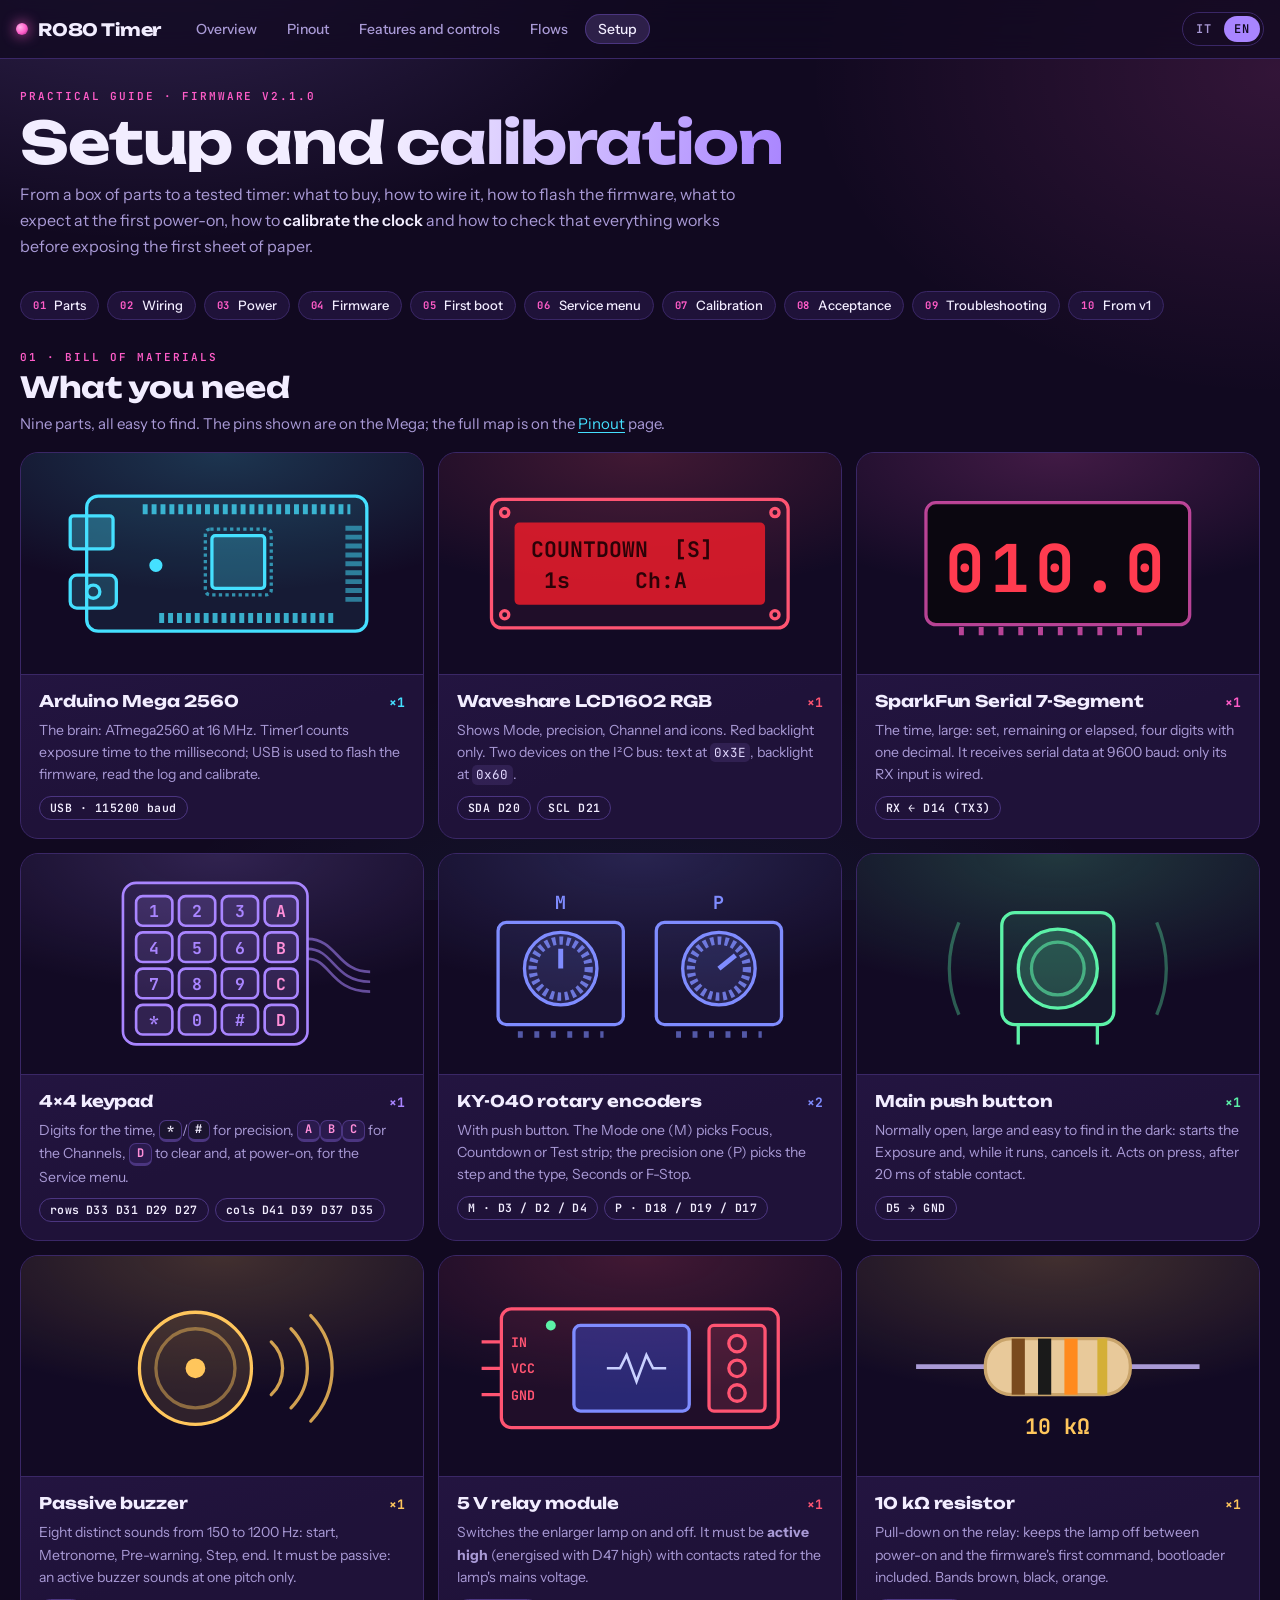
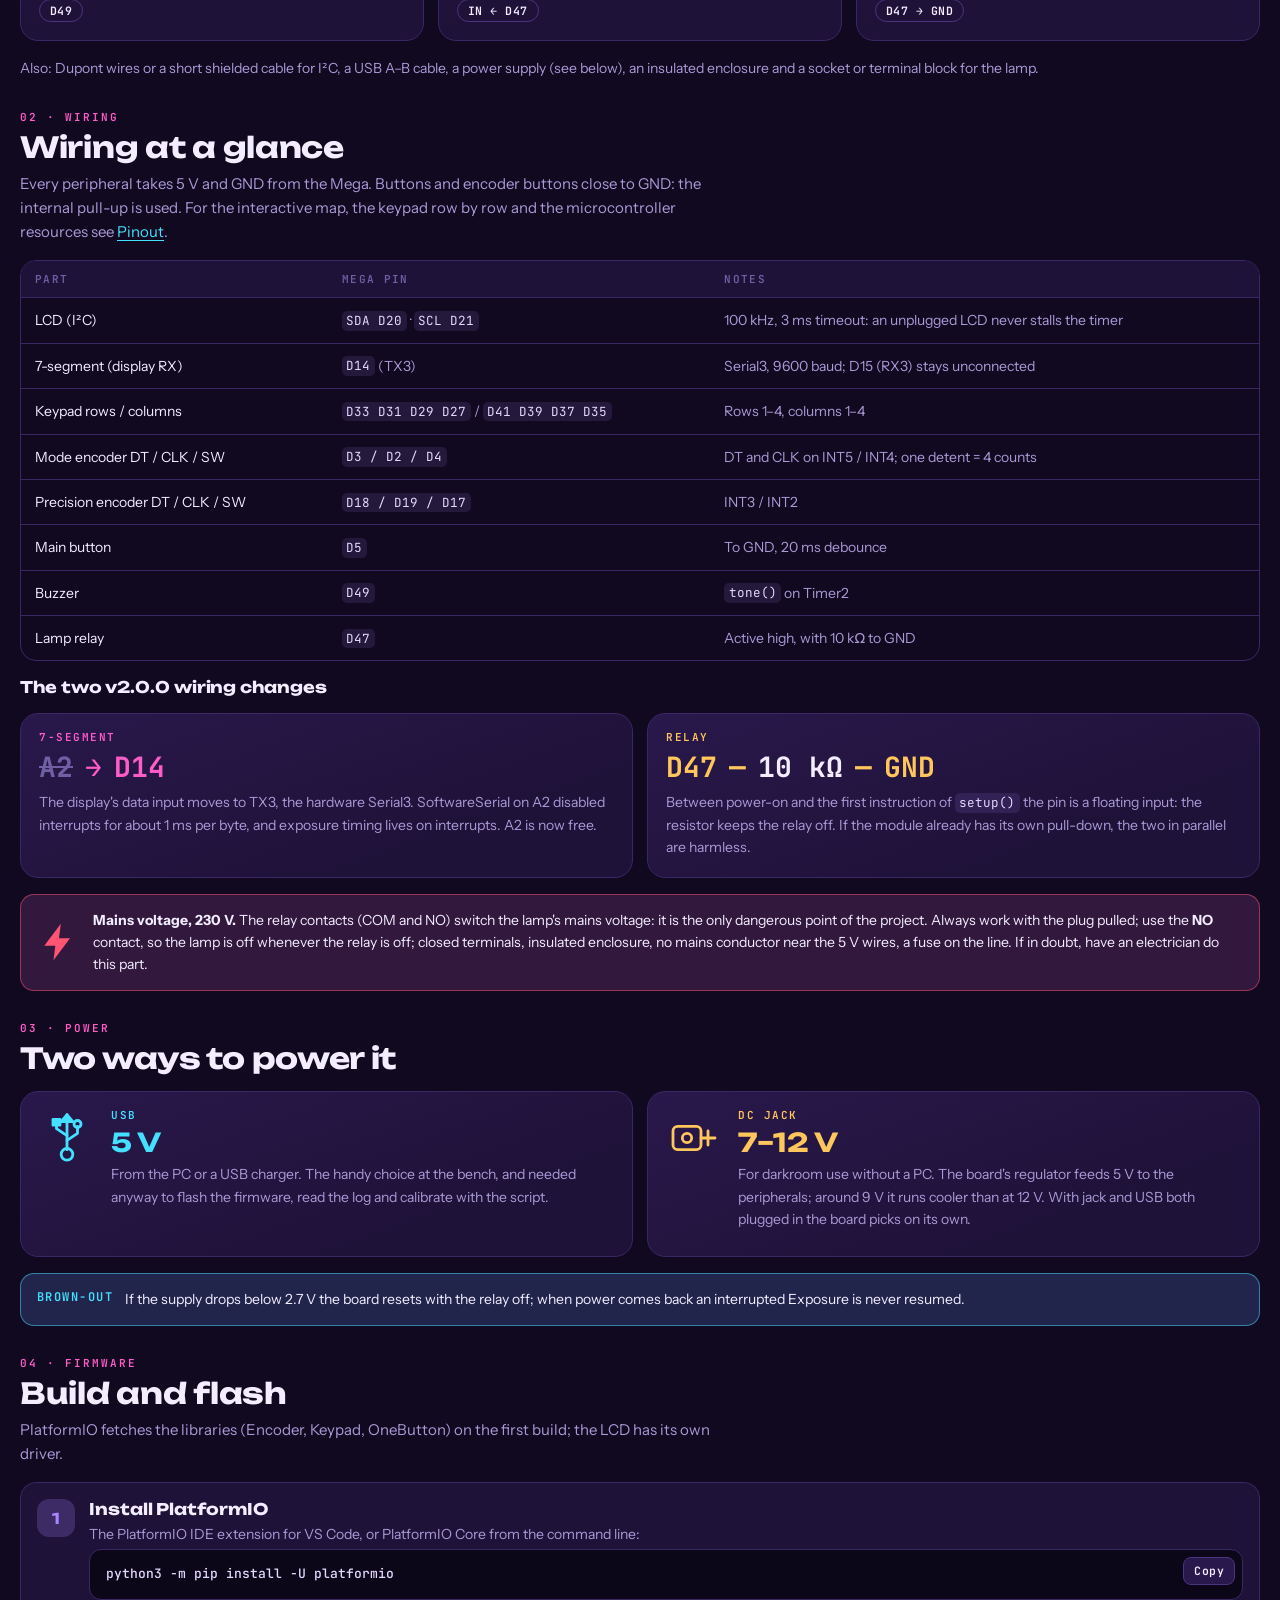
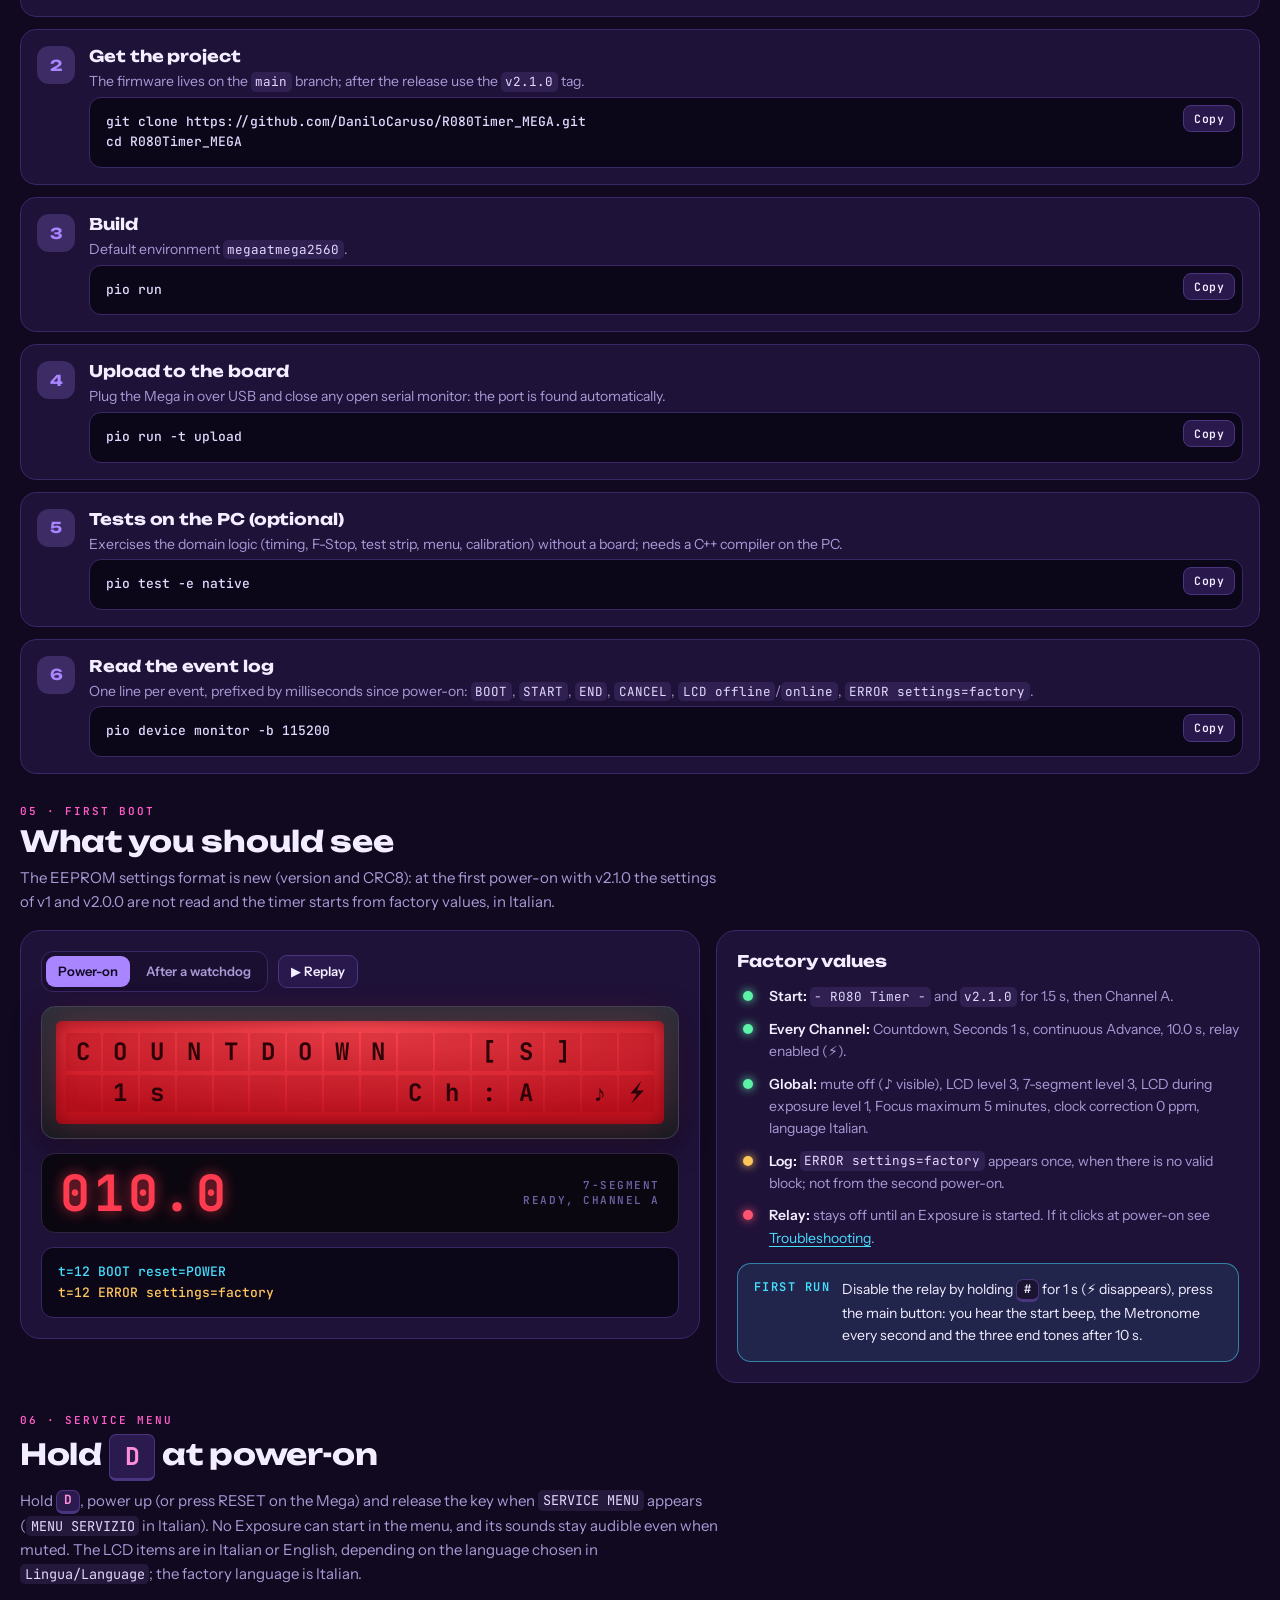
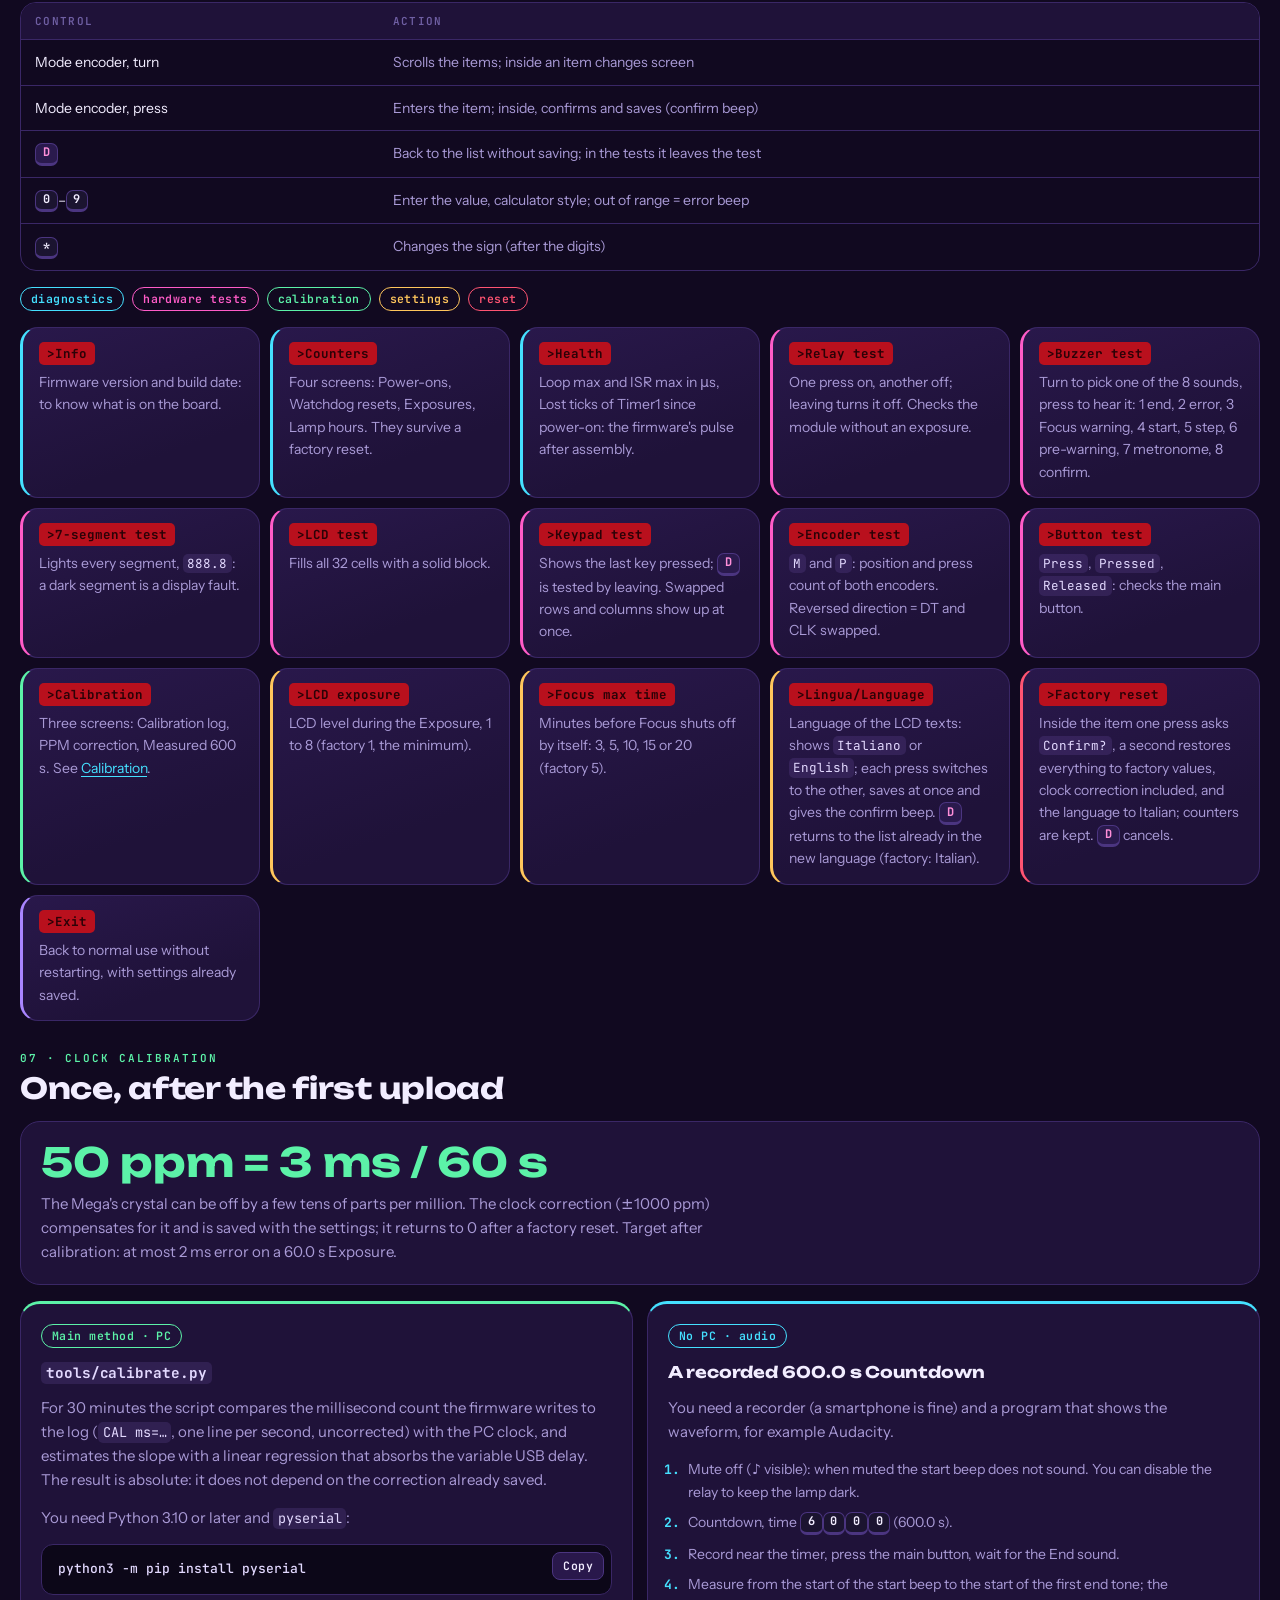
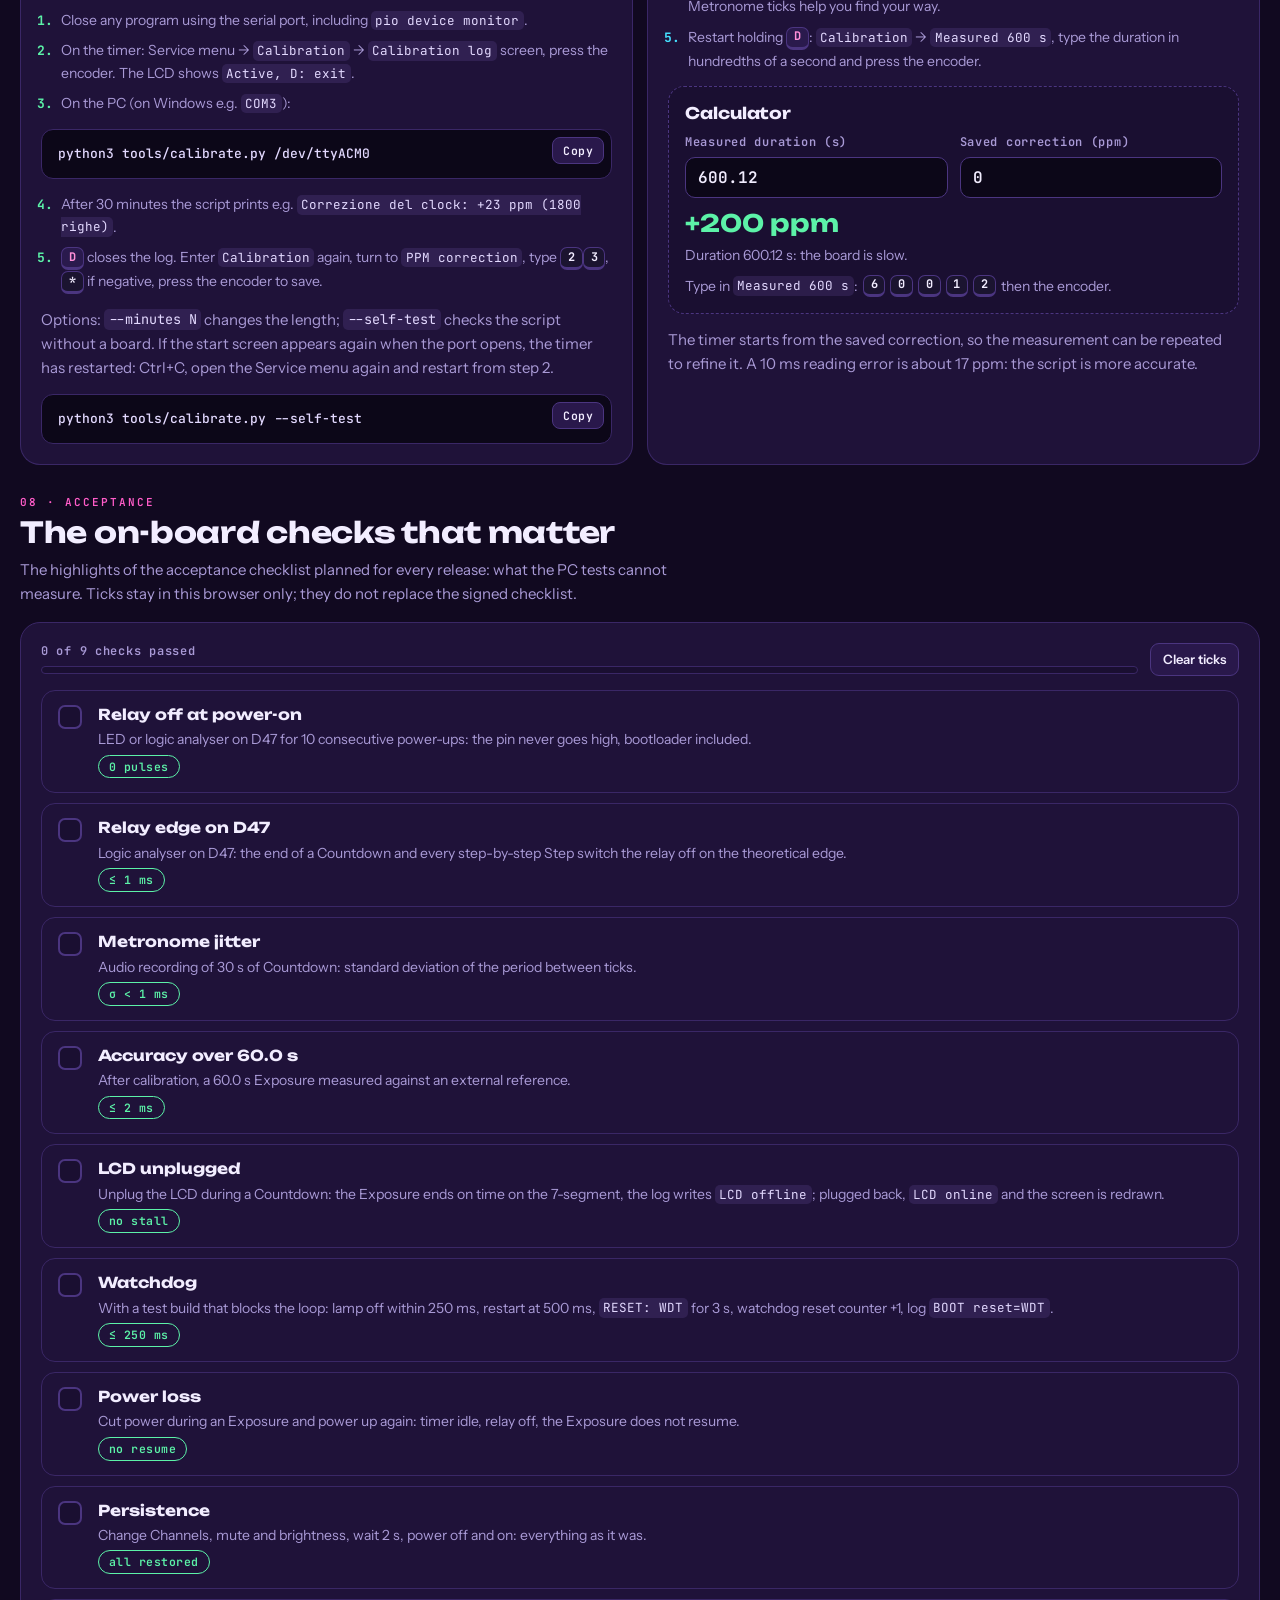
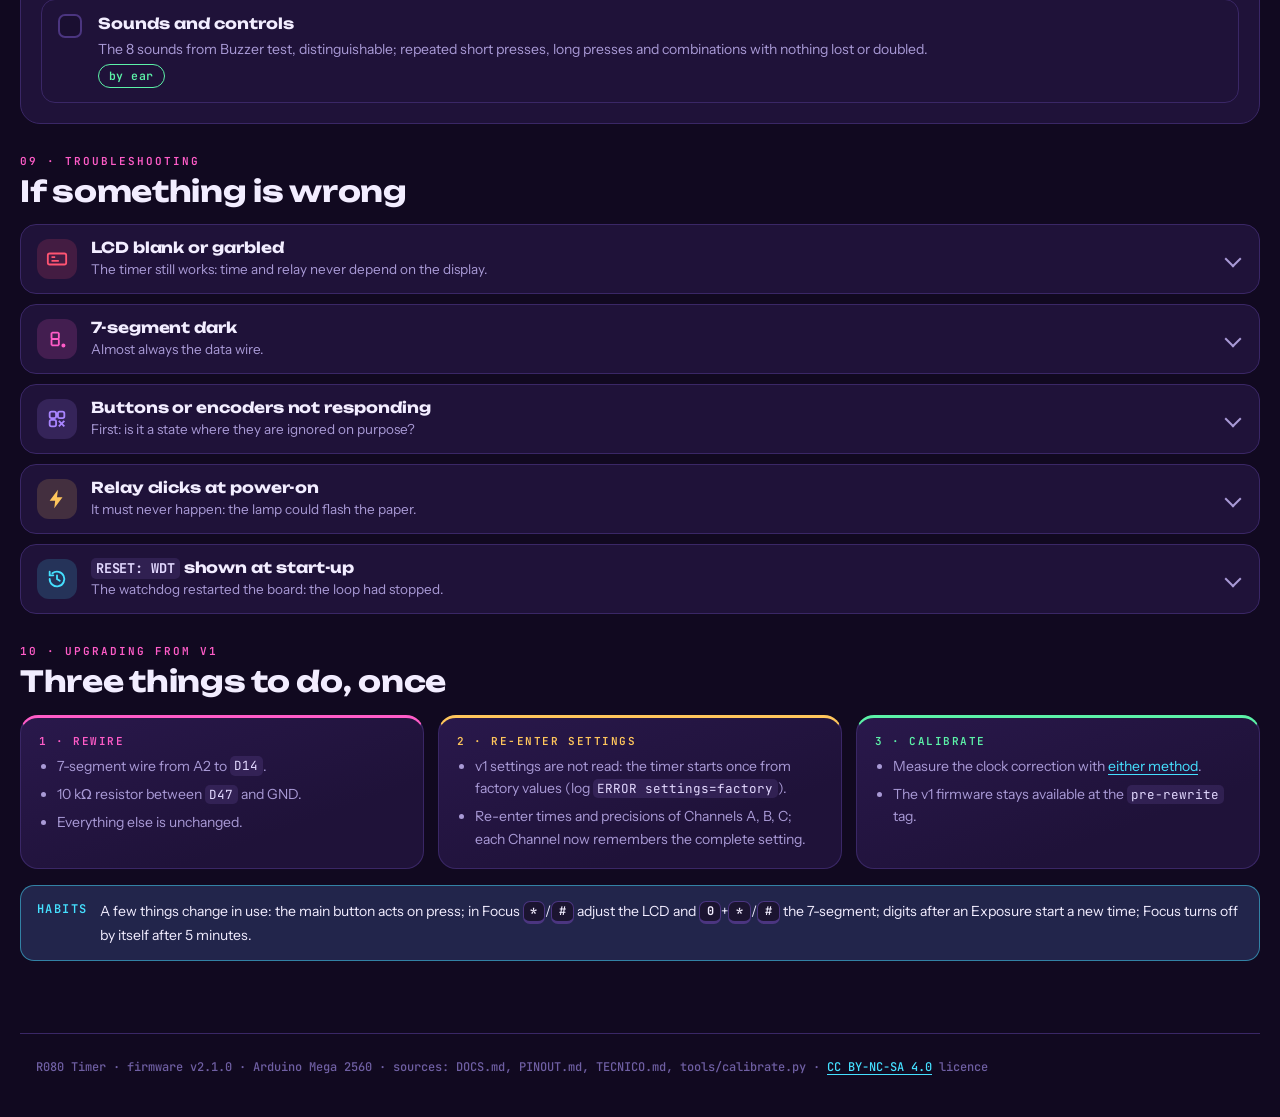
<file: site/installazione.html>
<!doctype html>
<html lang="it" data-lang="it" data-title-it="Installazione · R080 Timer" data-title-en="Setup · R080 Timer">
<head>
<meta charset="utf-8">
<meta name="viewport" content="width=device-width, initial-scale=1, viewport-fit=cover">
<title>Installazione · R080 Timer</title>
<link rel="preconnect" href="https://fonts.googleapis.com">
<link rel="preconnect" href="https://fonts.gstatic.com" crossorigin>
<link rel="stylesheet" href="https://fonts.googleapis.com/css2?family=Unbounded:wght@500;700&family=Instrument+Sans:wght@400;500;600&family=JetBrains+Mono:wght@400;600;700&display=swap">
<link rel="stylesheet" href="assets/site.css">
<style>
/* ---------- route (table of contents) ---------- */
.route { counter-reset: phase; gap: 8px; }
.route a { display: inline-flex; align-items: center; gap: 8px; counter-increment: phase; }
.route a::before {
  content: counter(phase, decimal-leading-zero);
  font: 700 10.5px/1 var(--mono);
  color: var(--magenta);
  letter-spacing: .06em;
}
.route a:focus-visible, .toc a:focus-visible { outline: 2px solid var(--violet); outline-offset: 2px; }

.sec-head { display: grid; gap: 8px; }
.sec-head .eyebrow { color: var(--c, var(--magenta)); }

/* ---------- bill of materials ---------- */
.bom { grid-template-columns: repeat(auto-fill, minmax(min(100%, 340px), 1fr)); }
.bom .card { padding: 0; overflow: hidden; gap: 0; }
.bom .art {
  aspect-ratio: 20 / 11;
  display: grid;
  place-items: center;
  color: var(--c, var(--violet));
  background:
    radial-gradient(120% 90% at 50% 0%, color-mix(in srgb, var(--c, var(--violet)) 20%, transparent), transparent 70%),
    #120a24;
  border-bottom: 1px solid var(--line);
}
.bom .art svg { width: 82%; height: auto; overflow: visible; }
.bom .body { display: grid; gap: 8px; padding: 16px 18px 18px; }
.bom .top { display: flex; justify-content: space-between; align-items: baseline; gap: 8px; }
.bom .qty { font: 700 13px/1 var(--mono); color: var(--c, var(--violet)); }
.bom .pins { display: flex; flex-wrap: wrap; gap: 6px; margin-top: 2px; }
.bom .pins .pill { --c: var(--line-2); color: var(--fg); }
.extras { color: var(--muted); font-size: 14px; }

/* ---------- wiring ---------- */
.diff { display: grid; gap: 10px; }
.diff .move { display: flex; align-items: center; gap: 12px; flex-wrap: wrap; font: 700 clamp(20px, 3vw, 28px)/1 var(--mono); }
.diff .old { color: var(--faint); text-decoration: line-through; text-decoration-thickness: 2px; }
.diff .arrow { color: var(--c, var(--violet)); }
.diff .new { color: var(--c, var(--violet)); }
.mains { align-items: center; }
.mains .bolt { flex: none; width: 44px; height: 44px; color: var(--red); }

/* ---------- power ---------- */
.power .card { grid-template-columns: 56px 1fr; column-gap: 16px; }
.power .card > :not(svg) { grid-column: 2; }
.power .card > svg { grid-row: span 4; width: 56px; height: 56px; color: var(--c); }
.power .volt { font: 700 26px/1 var(--display); color: var(--c); }

/* ---------- commands ---------- */
.cmdbox { position: relative; min-width: 0; }
.cmdbox pre.cmd { padding-right: 96px; white-space: pre-wrap; overflow-wrap: anywhere; }
.cmdbox pre.cmd .c { color: var(--faint); }
.copy {
  position: absolute;
  top: 8px;
  right: 8px;
  border: 1px solid var(--line-2);
  background: var(--panel-2);
  color: var(--fg);
  font: 600 11.5px/1 var(--mono);
  letter-spacing: .04em;
  padding: 7px 10px;
  border-radius: 8px;
  cursor: pointer;
  transition: background .2s ease, border-color .2s ease;
}
.copy:hover { border-color: var(--violet); }
.copy[data-state="ok"] { border-color: var(--green); color: var(--green); }
.copy[data-state="sel"] { border-color: var(--amber); color: var(--amber); }
.copy:focus-visible, .btn:focus-visible, .seg button:focus-visible { outline: 2px solid var(--violet); outline-offset: 2px; }
.steps > li { min-width: 0; }
.steps > li > * { min-width: 0; }
.steps > li > .cmdbox, .steps > li > ul { display: grid; gap: 8px; }

/* ---------- first boot: devices ---------- */
.boot { display: grid; grid-template-columns: minmax(0, 1.25fr) minmax(0, 1fr); gap: 16px; align-items: start; }
.devices { display: grid; gap: 14px; }
.lcd {
  --cell: clamp(12px, 2.1vw, 24px);
  padding: 14px;
  border-radius: 14px;
  background: #0f2a17;
  background: linear-gradient(180deg, #2a2f3a, #171a22);
  border: 1px solid #3b4252;
  box-shadow: 0 10px 30px rgba(0, 0, 0, .35);
}
.lcd .glass {
  display: grid;
  gap: 4px;
  padding: 12px 10px;
  border-radius: 6px;
  background: radial-gradient(120% 140% at 50% 0%, #ff4b55, #c3121f 70%);
  box-shadow: inset 0 0 18px rgba(80, 0, 10, .55), 0 0 34px rgba(255, 60, 80, .25);
}
.lcd .row { display: grid; grid-template-columns: repeat(16, 1fr); gap: 2px; }
.lcd .row span {
  display: grid;
  place-items: center;
  height: calc(var(--cell) * 1.55);
  border-radius: 2px;
  background: rgba(120, 0, 15, .18);
  color: #2b0207;
  font: 700 var(--cell)/1 var(--mono);
}
.sevenseg {
  display: flex;
  align-items: center;
  justify-content: space-between;
  gap: 16px;
  padding: 14px 18px;
  border-radius: 14px;
  background: #0b0710;
  border: 1px solid #2d2440;
}
.sevenseg .digits {
  font: 700 clamp(30px, 5vw, 50px)/1 var(--mono);
  letter-spacing: .08em;
  color: #ff3b4f;
  text-shadow: 0 0 14px rgba(255, 59, 79, .7);
}
.sevenseg .lbl { font: 600 11px/1.3 var(--mono); letter-spacing: .14em; text-transform: uppercase; color: var(--faint); text-align: right; }
.seg { display: inline-flex; flex-wrap: wrap; gap: 4px; padding: 4px; border-radius: 12px; border: 1px solid var(--line); background: var(--bg-2); }
.seg button, .btn {
  border: 0;
  background: transparent;
  color: var(--muted);
  font: 600 13px/1 var(--body);
  padding: 9px 12px;
  border-radius: 9px;
  cursor: pointer;
}
.seg button[aria-pressed="true"] { background: var(--violet); color: var(--bg); }
.btn { border: 1px solid var(--line-2); color: var(--fg); background: var(--panel-2); }
.btn:hover { border-color: var(--violet); }
.controls { display: flex; flex-wrap: wrap; gap: 10px; align-items: center; }
.log { white-space: pre; }
.log .ev { color: var(--cyan); }
.log .err { color: var(--amber); }
.expect { list-style: none; margin: 0; padding: 0; display: grid; gap: 10px; }
.expect li { display: grid; grid-template-columns: 22px 1fr; gap: 10px; color: var(--muted); font-size: 14px; }
.expect li::before { content: ""; width: 10px; height: 10px; margin-top: 6px; border-radius: 50%; background: var(--c, var(--green)); box-shadow: 0 0 10px var(--c, var(--green)); justify-self: center; }
.expect b { color: var(--fg); font-weight: 600; }

/* ---------- service menu ---------- */
.menu-items { grid-template-columns: repeat(auto-fill, minmax(230px, 1fr)); gap: 10px; }
.menu-items .card { padding: 14px 16px; gap: 6px; border-left: 3px solid var(--c, var(--violet)); }
.lcdlabel {
  justify-self: start;
  padding: 4px 8px;
  border-radius: 5px;
  background: #b9101d;
  color: #2b0207;
  font: 700 12.5px/1.2 var(--mono);
  white-space: pre;
}
.legend { display: flex; flex-wrap: wrap; gap: 8px; }

/* ---------- calibration ---------- */
.ppmfact { display: flex; flex-wrap: wrap; gap: 10px 24px; align-items: baseline; }
.ppmfact .big { font: 700 clamp(26px, 4vw, 40px)/1 var(--display); color: var(--green); }
.method { align-content: start; border-top: 3px solid var(--c); }
.method .tag { color: var(--c); justify-self: start; }
.method ol { margin: 0; padding-left: 20px; display: grid; gap: 8px; color: var(--muted); font-size: 14px; }
.method ol li::marker { color: var(--c); font: 700 13px var(--mono); }
.calc { display: grid; gap: 12px; padding: 16px; border-radius: 16px; border: 1px dashed var(--line-2); background: var(--bg-2); }
.calc .fields { display: grid; grid-template-columns: repeat(auto-fit, minmax(150px, 1fr)); gap: 12px; }
.calc label { display: grid; gap: 6px; font: 600 12px/1.3 var(--mono); letter-spacing: .06em; color: var(--muted); }
.calc input {
  width: 100%;
  padding: 10px 12px;
  border-radius: 10px;
  border: 1px solid var(--line-2);
  background: #0c0718;
  color: var(--fg);
  font: 600 16px/1.2 var(--mono);
}
.calc input:focus-visible { outline: 2px solid var(--green); outline-offset: 1px; }
.calc .out { display: grid; gap: 8px; font-size: 14px; color: var(--muted); }
.calc .out .res { font: 700 24px/1.1 var(--display); color: var(--green); }
.calc .out .bad { color: var(--red); }
.calc .keys { display: flex; flex-wrap: wrap; gap: 5px; align-items: center; }

/* ---------- checklist ---------- */
.check-head { display: flex; flex-wrap: wrap; align-items: center; justify-content: space-between; gap: 12px; }
.meter { display: grid; gap: 6px; flex: 1 1 260px; }
.meter .bar { height: 8px; border-radius: 999px; background: var(--bg-2); border: 1px solid var(--line); overflow: hidden; }
.meter .fill { height: 100%; width: 0; border-radius: inherit; background: linear-gradient(90deg, var(--violet), var(--green)); transition: width .3s ease; }
.meter .txt { font: 600 12px/1.3 var(--mono); letter-spacing: .06em; color: var(--muted); }
.checklist { list-style: none; margin: 0; padding: 0; display: grid; gap: 10px; }
.checklist li label {
  display: grid;
  grid-template-columns: 26px 1fr;
  gap: 4px 14px;
  padding: 14px 16px;
  border-radius: 14px;
  border: 1px solid var(--line);
  background: var(--panel);
  cursor: pointer;
  transition: border-color .2s ease, background .2s ease;
}
.checklist li label:hover { border-color: var(--line-2); }
.checklist input {
  grid-row: span 3;
  appearance: none;
  width: 24px;
  height: 24px;
  margin: 0;
  border-radius: 7px;
  border: 2px solid var(--line-2);
  background: var(--bg-2);
  display: grid;
  place-items: center;
  cursor: pointer;
}
.checklist input::after { content: ""; width: 10px; height: 6px; border: solid var(--bg); border-width: 0 0 3px 3px; transform: rotate(-45deg) translate(1px, -1px); opacity: 0; }
.checklist input:checked { background: var(--green); border-color: var(--green); }
.checklist input:checked::after { opacity: 1; }
.checklist input:focus-visible { outline: 2px solid var(--violet); outline-offset: 2px; }
.checklist li:has(input:checked) label { border-color: color-mix(in srgb, var(--green) 45%, transparent); background: color-mix(in srgb, var(--green) 6%, var(--panel)); }
.checklist .t { font: 700 15px/1.3 var(--display); color: var(--fg); }
.checklist .d { color: var(--muted); font-size: 14px; }
.checklist .crit { justify-self: start; --c: var(--green); }

/* ---------- troubleshooting ---------- */
.trouble { display: grid; gap: 10px; }
.trouble details { border-radius: 16px; border: 1px solid var(--line); background: var(--panel); }
.trouble details[open] { border-color: var(--line-2); }
.trouble summary {
  list-style: none;
  display: grid;
  grid-template-columns: 40px 1fr 20px;
  gap: 14px;
  align-items: center;
  padding: 14px 16px;
  cursor: pointer;
  border-radius: 16px;
}
.trouble summary::-webkit-details-marker { display: none; }
.trouble summary:focus-visible { outline: 2px solid var(--violet); outline-offset: 2px; }
.trouble summary .ico { width: 40px; height: 40px; border-radius: 12px; display: grid; place-items: center; color: var(--c); background: color-mix(in srgb, var(--c) 16%, transparent); }
.trouble summary .ico svg { width: 22px; height: 22px; }
.trouble summary h3 { font-size: 15px; }
.trouble summary .hint { display: block; color: var(--muted); font: 400 13.5px/1.4 var(--body); margin-top: 2px; }
.trouble summary .chev { width: 12px; height: 12px; border-right: 2px solid var(--muted); border-bottom: 2px solid var(--muted); transform: rotate(45deg); transition: transform .2s ease; justify-self: center; }
.trouble details[open] summary .chev { transform: rotate(225deg); }
.trouble .fix { padding: 0 16px 16px 70px; display: grid; gap: 8px; }
.trouble .fix ul { margin: 0; padding-left: 18px; display: grid; gap: 6px; color: var(--muted); font-size: 14px; }
.trouble .fix li::marker { color: var(--c); }

/* ---------- upgrade ---------- */
.upgrade { grid-template-columns: repeat(auto-fit, minmax(260px, 1fr)); }
.upgrade .card { border-top: 3px solid var(--c); }
.table-wrap.fit table.spec { min-width: 0; }
.upgrade ul { margin: 0; padding-left: 18px; display: grid; gap: 6px; color: var(--muted); font-size: 14px; }

@media (max-width: 900px) {
  .boot { grid-template-columns: 1fr; }
}
@media (max-width: 520px) {
  .trouble .fix { padding-left: 16px; }
  .power .card { grid-template-columns: 1fr; }
  .power .card > :not(svg) { grid-column: 1; }
  .power .card > svg { grid-row: auto; }
  .lcd { padding: 8px; }
  .lcd .glass { padding: 8px 6px; }
  .lcd .row { gap: 1px; }
}
</style>
</head>
<body data-page="installazione">
<main class="page">
  <header class="page-head">
    <span class="eyebrow"><span lang="it">Guida pratica · firmware v2.1.0</span><span lang="en">Practical guide · firmware v2.1.0</span></span>
    <h1><span lang="it">Installazione e calibrazione</span><span lang="en">Setup and calibration</span></h1>
    <p class="lede" lang="it">Dalla scatola dei componenti al timer collaudato: cosa comprare, come collegarlo, come caricare il firmware, cosa aspettarsi alla prima accensione, come <b>calibrare il clock</b> e come verificare che tutto funzioni prima di esporre la prima carta.</p>
    <p class="lede" lang="en">From a box of parts to a tested timer: what to buy, how to wire it, how to flash the firmware, what to expect at the first power-on, how to <b>calibrate the clock</b> and how to check that everything works before exposing the first sheet of paper.</p>
  </header>

  <nav class="toc route" aria-label="Sezioni / Sections">
    <a href="#componenti"><span lang="it">Componenti</span><span lang="en">Parts</span></a>
    <a href="#cablaggio"><span lang="it">Cablaggio</span><span lang="en">Wiring</span></a>
    <a href="#alimentazione"><span lang="it">Alimentazione</span><span lang="en">Power</span></a>
    <a href="#firmware"><span lang="it">Firmware</span><span lang="en">Firmware</span></a>
    <a href="#avvio"><span lang="it">Prima accensione</span><span lang="en">First boot</span></a>
    <a href="#servizio"><span lang="it">Menu di servizio</span><span lang="en">Service menu</span></a>
    <a href="#calibrazione"><span lang="it">Calibrazione</span><span lang="en">Calibration</span></a>
    <a href="#collaudo"><span lang="it">Collaudo</span><span lang="en">Acceptance</span></a>
    <a href="#problemi"><span lang="it">Problemi</span><span lang="en">Troubleshooting</span></a>
    <a href="#aggiornamento"><span lang="it">Dalla v1</span><span lang="en">From v1</span></a>
  </nav>

  <!-- ================= BOM ================= -->
  <section id="componenti">
    <div class="sec-head">
      <span class="eyebrow"><span lang="it">01 · Distinta componenti</span><span lang="en">01 · Bill of materials</span></span>
      <h2><span lang="it">Cosa serve</span><span lang="en">What you need</span></h2>
      <p class="sub" lang="it">Nove componenti, tutti facili da trovare. I pin indicati sono quelli della Mega; la mappa completa è nella pagina <a href="pinout">Pinout</a>.</p>
      <p class="sub" lang="en">Nine parts, all easy to find. The pins shown are on the Mega; the full map is on the <a href="pinout">Pinout</a> page.</p>
    </div>

    <div class="grid bom">
      <article class="card" style="--c: var(--cyan)">
        <div class="art" aria-hidden="true">
          <svg viewBox="0 0 200 110" fill="none" stroke="currentColor" stroke-width="2">
            <rect x="18" y="14" width="170" height="82" rx="7" fill="currentColor" fill-opacity=".08"/>
            <line x1="52" y1="22" x2="178" y2="22" stroke-width="6" stroke-dasharray="3 2.4" opacity=".75"/>
            <line x1="62" y1="88" x2="170" y2="88" stroke-width="6" stroke-dasharray="3 2.4" opacity=".75"/>
            <line x1="180" y1="32" x2="180" y2="80" stroke-width="10" stroke-dasharray="3 2.4" opacity=".5"/>
            <rect x="94" y="38" width="32" height="32" rx="2" fill="currentColor" fill-opacity=".25"/>
            <rect x="90" y="34" width="40" height="40" rx="3" stroke-dasharray="2 2" opacity=".6"/>
            <rect x="8" y="26" width="26" height="20" rx="2" fill="currentColor" fill-opacity=".3"/>
            <rect x="8" y="62" width="28" height="20" rx="4" fill="currentColor" fill-opacity=".18"/>
            <circle cx="22" cy="72" r="4"/>
            <circle cx="60" cy="56" r="3" fill="currentColor"/>
          </svg>
        </div>
        <div class="body">
          <div class="top"><h3>Arduino Mega 2560</h3><span class="qty">×1</span></div>
          <p lang="it">Il cervello: ATmega2560 a 16 MHz. Timer1 conta il tempo di esposizione al millisecondo; la USB serve per caricare il firmware, leggere il log e calibrare.</p>
          <p lang="en">The brain: ATmega2560 at 16 MHz. Timer1 counts exposure time to the millisecond; USB is used to flash the firmware, read the log and calibrate.</p>
          <div class="pins"><span class="pill">USB · 115200 baud</span></div>
        </div>
      </article>

      <article class="card" style="--c: var(--red)">
        <div class="art" aria-hidden="true">
          <svg viewBox="0 0 200 110" fill="none" stroke="currentColor" stroke-width="2">
            <rect x="10" y="16" width="180" height="78" rx="6" fill="currentColor" fill-opacity=".06"/>
            <rect x="24" y="30" width="152" height="50" rx="3" fill="#e01b2b" fill-opacity=".9" stroke="none"/>
            <text x="34" y="51" fill="#2b0207" stroke="none" font-family="JetBrains Mono, monospace" font-weight="700" font-size="13">COUNTDOWN&#160;&#160;[S]</text>
            <text x="34" y="70" fill="#2b0207" stroke="none" font-family="JetBrains Mono, monospace" font-weight="700" font-size="13">&#160;1s&#160;&#160;&#160;&#160;&#160;Ch:A</text>
            <circle cx="18" cy="24" r="2.5"/><circle cx="182" cy="24" r="2.5"/><circle cx="18" cy="86" r="2.5"/><circle cx="182" cy="86" r="2.5"/>
          </svg>
        </div>
        <div class="body">
          <div class="top"><h3>Waveshare LCD1602 RGB</h3><span class="qty">×1</span></div>
          <p lang="it">Mostra Modalità, precisione, Canale e icone. Retroilluminazione solo rossa. Due dispositivi sul bus I²C: testo a <code>0x3E</code>, retroilluminazione a <code>0x60</code>.</p>
          <p lang="en">Shows Mode, precision, Channel and icons. Red backlight only. Two devices on the I²C bus: text at <code>0x3E</code>, backlight at <code>0x60</code>.</p>
          <div class="pins"><span class="pill">SDA D20</span><span class="pill">SCL D21</span></div>
        </div>
      </article>

      <article class="card" style="--c: var(--magenta)">
        <div class="art" aria-hidden="true">
          <svg viewBox="0 0 200 110" fill="none" stroke="currentColor" stroke-width="2">
            <rect x="20" y="18" width="160" height="74" rx="6" fill="#0b0710" stroke-opacity=".7"/>
            <text x="100" y="72" text-anchor="middle" fill="#ff3b4f" stroke="none" font-family="JetBrains Mono, monospace" font-weight="700" font-size="40" letter-spacing="3">010.0</text>
            <line x1="40" y1="96" x2="160" y2="96" stroke-width="5" stroke-dasharray="3 9" opacity=".7"/>
          </svg>
        </div>
        <div class="body">
          <div class="top"><h3>SparkFun Serial 7-Segment</h3><span class="qty">×1</span></div>
          <p lang="it">Il tempo in grande: impostato, rimanente o trascorso, quattro cifre con un decimale. Riceve i dati seriali a 9600 baud: si collega solo il suo ingresso RX.</p>
          <p lang="en">The time, large: set, remaining or elapsed, four digits with one decimal. It receives serial data at 9600 baud: only its RX input is wired.</p>
          <div class="pins"><span class="pill">RX ← D14 (TX3)</span></div>
        </div>
      </article>

      <article class="card" style="--c: var(--violet)">
        <div class="art" aria-hidden="true">
          <svg viewBox="0 0 200 110" fill="none" stroke="currentColor" stroke-width="1.6" font-family="JetBrains Mono, monospace" font-weight="700" font-size="10">
            <rect x="40" y="6" width="112" height="98" rx="8" fill="currentColor" fill-opacity=".07"/>
            <g fill="currentColor" fill-opacity=".14">
              <rect x="48" y="14" width="22" height="18" rx="4"/><rect x="74" y="14" width="22" height="18" rx="4"/><rect x="100" y="14" width="22" height="18" rx="4"/><rect x="126" y="14" width="20" height="18" rx="4"/>
              <rect x="48" y="36" width="22" height="18" rx="4"/><rect x="74" y="36" width="22" height="18" rx="4"/><rect x="100" y="36" width="22" height="18" rx="4"/><rect x="126" y="36" width="20" height="18" rx="4"/>
              <rect x="48" y="58" width="22" height="18" rx="4"/><rect x="74" y="58" width="22" height="18" rx="4"/><rect x="100" y="58" width="22" height="18" rx="4"/><rect x="126" y="58" width="20" height="18" rx="4"/>
              <rect x="48" y="80" width="22" height="18" rx="4"/><rect x="74" y="80" width="22" height="18" rx="4"/><rect x="100" y="80" width="22" height="18" rx="4"/><rect x="126" y="80" width="20" height="18" rx="4"/>
            </g>
            <g fill="currentColor" stroke="none" text-anchor="middle">
              <text x="59" y="27">1</text><text x="85" y="27">2</text><text x="111" y="27">3</text><text x="136" y="27" fill="#ff8fd9">A</text>
              <text x="59" y="49">4</text><text x="85" y="49">5</text><text x="111" y="49">6</text><text x="136" y="49" fill="#ff8fd9">B</text>
              <text x="59" y="71">7</text><text x="85" y="71">8</text><text x="111" y="71">9</text><text x="136" y="71" fill="#ff8fd9">C</text>
              <text x="59" y="93">*</text><text x="85" y="93">0</text><text x="111" y="93">#</text><text x="136" y="93" fill="#ff8fd9">D</text>
            </g>
            <path d="M152 40 C 170 40 170 60 190 60 M152 46 C 168 46 168 66 190 66 M152 52 C 166 52 166 72 190 72" opacity=".55"/>
          </svg>
        </div>
        <div class="body">
          <div class="top"><h3><span lang="it">Tastierino 4×4</span><span lang="en">4×4 keypad</span></h3><span class="qty">×1</span></div>
          <p lang="it">Cifre per il tempo, <kbd>*</kbd>/<kbd>#</kbd> per la precisione, <kbd class="letter">A</kbd><kbd class="letter">B</kbd><kbd class="letter">C</kbd> per i Canali, <kbd class="letter">D</kbd> per azzerare e, all'accensione, per il Menu di servizio.</p>
          <p lang="en">Digits for the time, <kbd>*</kbd>/<kbd>#</kbd> for precision, <kbd class="letter">A</kbd><kbd class="letter">B</kbd><kbd class="letter">C</kbd> for the Channels, <kbd class="letter">D</kbd> to clear and, at power-on, for the Service menu.</p>
          <div class="pins"><span class="pill"><span lang="it">righe</span><span lang="en">rows</span> D33 D31 D29 D27</span><span class="pill"><span lang="it">colonne</span><span lang="en">cols</span> D41 D39 D37 D35</span></div>
        </div>
      </article>

      <article class="card" style="--c: var(--indigo)">
        <div class="art" aria-hidden="true">
          <svg viewBox="0 0 200 110" fill="none" stroke="currentColor" stroke-width="2" font-family="JetBrains Mono, monospace" font-weight="700" font-size="11">
            <rect x="14" y="30" width="76" height="62" rx="5" fill="currentColor" fill-opacity=".07"/>
            <circle cx="52" cy="58" r="22" fill="currentColor" fill-opacity=".12"/>
            <circle cx="52" cy="58" r="17" stroke-width="5" stroke-dasharray="2.2 2.2" opacity=".8"/>
            <line x1="52" y1="46" x2="52" y2="58" stroke-width="3"/>
            <rect x="110" y="30" width="76" height="62" rx="5" fill="currentColor" fill-opacity=".07"/>
            <circle cx="148" cy="58" r="22" fill="currentColor" fill-opacity=".12"/>
            <circle cx="148" cy="58" r="17" stroke-width="5" stroke-dasharray="2.2 2.2" opacity=".8"/>
            <line x1="148" y1="58" x2="158" y2="50" stroke-width="3"/>
            <text x="52" y="22" text-anchor="middle" fill="currentColor" stroke="none">M</text>
            <text x="148" y="22" text-anchor="middle" fill="currentColor" stroke="none">P</text>
            <line x1="26" y1="98" x2="78" y2="98" stroke-width="4" stroke-dasharray="3 7" opacity=".6"/>
            <line x1="122" y1="98" x2="174" y2="98" stroke-width="4" stroke-dasharray="3 7" opacity=".6"/>
          </svg>
        </div>
        <div class="body">
          <div class="top"><h3><span lang="it">Encoder rotativi KY-040</span><span lang="en">KY-040 rotary encoders</span></h3><span class="qty">×2</span></div>
          <p lang="it">Con pulsante. Quello della Modalità (M) sceglie Focus, Countdown o Test strip; quello della precisione (P) sceglie passo e tipo, Secondi o F-Stop.</p>
          <p lang="en">With push button. The Mode one (M) picks Focus, Countdown or Test strip; the precision one (P) picks the step and the type, Seconds or F-Stop.</p>
          <div class="pins"><span class="pill">M · D3 / D2 / D4</span><span class="pill">P · D18 / D19 / D17</span></div>
        </div>
      </article>

      <article class="card" style="--c: var(--green)">
        <div class="art" aria-hidden="true">
          <svg viewBox="0 0 200 110" fill="none" stroke="currentColor" stroke-width="2">
            <rect x="66" y="24" width="68" height="68" rx="8" fill="currentColor" fill-opacity=".07"/>
            <circle cx="100" cy="58" r="24" fill="currentColor" fill-opacity=".22"/>
            <circle cx="100" cy="58" r="16" opacity=".6"/>
            <line x1="76" y1="92" x2="76" y2="104"/><line x1="124" y1="92" x2="124" y2="104"/>
            <path d="M40 30 a 70 70 0 0 0 0 56 M160 30 a 70 70 0 0 1 0 56" opacity=".35"/>
          </svg>
        </div>
        <div class="body">
          <div class="top"><h3><span lang="it">Pulsante principale</span><span lang="en">Main push button</span></h3><span class="qty">×1</span></div>
          <p lang="it">Pulsante normalmente aperto, grande e facile da trovare al buio: avvia l'Esposizione e, durante, la annulla. Agisce alla pressione, dopo 20 ms stabili.</p>
          <p lang="en">Normally open, large and easy to find in the dark: starts the Exposure and, while it runs, cancels it. Acts on press, after 20 ms of stable contact.</p>
          <div class="pins"><span class="pill">D5 → GND</span></div>
        </div>
      </article>

      <article class="card" style="--c: var(--amber)">
        <div class="art" aria-hidden="true">
          <svg viewBox="0 0 200 110" fill="none" stroke="currentColor" stroke-width="2">
            <circle cx="84" cy="56" r="34" fill="currentColor" fill-opacity=".12"/>
            <circle cx="84" cy="56" r="24" opacity=".45"/>
            <circle cx="84" cy="56" r="5" fill="currentColor"/>
            <path d="M130 40 a 22 22 0 0 1 0 32 M142 32 a 34 34 0 0 1 0 48 M154 24 a 46 46 0 0 1 0 64" stroke-linecap="round" opacity=".8"/>
          </svg>
        </div>
        <div class="body">
          <div class="top"><h3><span lang="it">Buzzer passivo</span><span lang="en">Passive buzzer</span></h3><span class="qty">×1</span></div>
          <p lang="it">Otto suoni distinti da 150 a 1200 Hz: avvio, Metronomo, Preavviso, Step, fine. Deve essere passivo: un buzzer attivo suona a una sola frequenza.</p>
          <p lang="en">Eight distinct sounds from 150 to 1200 Hz: start, Metronome, Pre-warning, Step, end. It must be passive: an active buzzer sounds at one pitch only.</p>
          <div class="pins"><span class="pill">D49</span></div>
        </div>
      </article>

      <article class="card" style="--c: var(--red)">
        <div class="art" aria-hidden="true">
          <svg viewBox="0 0 200 110" fill="none" stroke="currentColor" stroke-width="2" font-family="JetBrains Mono, monospace" font-weight="700" font-size="8">
            <rect x="16" y="20" width="168" height="72" rx="6" fill="currentColor" fill-opacity=".06"/>
            <rect x="60" y="30" width="70" height="52" rx="4" fill="#3b5bff" fill-opacity=".35" stroke="#7f8cff"/>
            <path d="M80 56 h8 l4 -8 l6 16 l6 -16 l4 8 h8" stroke="#c9d0ff" stroke-width="1.6"/>
            <rect x="142" y="30" width="34" height="52" rx="3" fill="currentColor" fill-opacity=".14"/>
            <circle cx="159" cy="41" r="5"/><circle cx="159" cy="56" r="5"/><circle cx="159" cy="71" r="5"/>
            <line x1="16" y1="40" x2="4" y2="40"/><line x1="16" y1="56" x2="4" y2="56"/><line x1="16" y1="72" x2="4" y2="72"/>
            <g fill="currentColor" stroke="none"><text x="22" y="43">IN</text><text x="22" y="59">VCC</text><text x="22" y="75">GND</text></g>
            <circle cx="46" cy="30" r="3" fill="#5cf2a8" stroke="none"/>
          </svg>
        </div>
        <div class="body">
          <div class="top"><h3><span lang="it">Modulo relè 5 V</span><span lang="en">5 V relay module</span></h3><span class="qty">×1</span></div>
          <p lang="it">Accende e spegne la lampada dell'ingranditore. Deve essere <b>attivo alto</b> (si eccita con D47 a livello alto) e con contatti adatti alla tensione di rete della lampada.</p>
          <p lang="en">Switches the enlarger lamp on and off. It must be <b>active high</b> (energised with D47 high) with contacts rated for the lamp's mains voltage.</p>
          <div class="pins"><span class="pill">IN ← D47</span></div>
        </div>
      </article>

      <article class="card" style="--c: var(--amber)">
        <div class="art" aria-hidden="true">
          <svg viewBox="0 0 200 110" fill="none" stroke-width="2">
            <line x1="14" y1="55" x2="58" y2="55" stroke="#a99ad6" stroke-width="3"/>
            <line x1="142" y1="55" x2="186" y2="55" stroke="#a99ad6" stroke-width="3"/>
            <rect x="56" y="38" width="88" height="34" rx="16" fill="#e8c99a" stroke="#c9a46b"/>
            <rect x="72" y="38" width="8" height="34" fill="#7a4a1e"/>
            <rect x="88" y="38" width="8" height="34" fill="#1a1a1a"/>
            <rect x="104" y="38" width="8" height="34" fill="#ff8a1e"/>
            <rect x="124" y="38" width="6" height="34" fill="#d4af37"/>
            <text x="100" y="96" text-anchor="middle" fill="#ffc65c" font-family="JetBrains Mono, monospace" font-weight="700" font-size="13">10 kΩ</text>
          </svg>
        </div>
        <div class="body">
          <div class="top"><h3><span lang="it">Resistenza 10 kΩ</span><span lang="en">10 kΩ resistor</span></h3><span class="qty">×1</span></div>
          <p lang="it">Pull-down sul relè: tiene la lampada spenta nell'istante fra l'accensione e il primo comando del firmware, bootloader compreso. Bande marrone, nero, arancio.</p>
          <p lang="en">Pull-down on the relay: keeps the lamp off between power-on and the firmware's first command, bootloader included. Bands brown, black, orange.</p>
          <div class="pins"><span class="pill">D47 → GND</span></div>
        </div>
      </article>
    </div>
    <p class="extras" lang="it">In più: cavi Dupont o cavo schermato corto per l'I²C, cavo USB A–B, un alimentatore (vedi sotto), un contenitore isolato e una presa o morsettiera per la lampada.</p>
    <p class="extras" lang="en">Also: Dupont wires or a short shielded cable for I²C, a USB A–B cable, a power supply (see below), an insulated enclosure and a socket or terminal block for the lamp.</p>
  </section>

  <!-- ================= WIRING ================= -->
  <section id="cablaggio">
    <div class="sec-head">
      <span class="eyebrow"><span lang="it">02 · Cablaggio</span><span lang="en">02 · Wiring</span></span>
      <h2><span lang="it">Collegamenti in sintesi</span><span lang="en">Wiring at a glance</span></h2>
      <p class="sub" lang="it">Tutte le periferiche prendono 5 V e GND dalla Mega. Pulsanti e pulsanti degli encoder chiudono verso GND: il pull-up è quello interno. Per la mappa interattiva, il tastierino riga per riga e le risorse del microcontrollore vedi <a href="pinout">Pinout</a>.</p>
      <p class="sub" lang="en">Every peripheral takes 5 V and GND from the Mega. Buttons and encoder buttons close to GND: the internal pull-up is used. For the interactive map, the keypad row by row and the microcontroller resources see <a href="pinout">Pinout</a>.</p>
    </div>

    <div class="table-wrap">
      <table class="spec">
        <thead><tr>
          <th><span lang="it">Componente</span><span lang="en">Part</span></th>
          <th><span lang="it">Pin della Mega</span><span lang="en">Mega pin</span></th>
          <th><span lang="it">Note</span><span lang="en">Notes</span></th>
        </tr></thead>
        <tbody>
          <tr><td>LCD (I²C)</td><td><code>SDA D20</code> · <code>SCL D21</code></td><td><span lang="it">100 kHz, timeout 3 ms: un LCD scollegato non blocca il timer</span><span lang="en">100 kHz, 3 ms timeout: an unplugged LCD never stalls the timer</span></td></tr>
          <tr><td><span lang="it">7 segmenti (RX del display)</span><span lang="en">7-segment (display RX)</span></td><td><code>D14</code> (TX3)</td><td><span lang="it">Serial3, 9600 baud; D15 (RX3) resta scollegato</span><span lang="en">Serial3, 9600 baud; D15 (RX3) stays unconnected</span></td></tr>
          <tr><td><span lang="it">Tastierino righe / colonne</span><span lang="en">Keypad rows / columns</span></td><td><code>D33 D31 D29 D27</code> / <code>D41 D39 D37 D35</code></td><td><span lang="it">Righe 1–4, colonne 1–4</span><span lang="en">Rows 1–4, columns 1–4</span></td></tr>
          <tr><td><span lang="it">Encoder Modalità DT / CLK / SW</span><span lang="en">Mode encoder DT / CLK / SW</span></td><td><code>D3 / D2 / D4</code></td><td><span lang="it">DT e CLK su INT5 / INT4; una tacca = 4 conteggi</span><span lang="en">DT and CLK on INT5 / INT4; one detent = 4 counts</span></td></tr>
          <tr><td><span lang="it">Encoder precisione DT / CLK / SW</span><span lang="en">Precision encoder DT / CLK / SW</span></td><td><code>D18 / D19 / D17</code></td><td>INT3 / INT2</td></tr>
          <tr><td><span lang="it">Pulsante principale</span><span lang="en">Main button</span></td><td><code>D5</code></td><td><span lang="it">Verso GND, antirimbalzo 20 ms</span><span lang="en">To GND, 20 ms debounce</span></td></tr>
          <tr><td>Buzzer</td><td><code>D49</code></td><td><span lang="it"><code>tone()</code> su Timer2</span><span lang="en"><code>tone()</code> on Timer2</span></td></tr>
          <tr><td><span lang="it">Relè della lampada</span><span lang="en">Lamp relay</span></td><td><code>D47</code></td><td><span lang="it">Attivo alto, con 10 kΩ verso GND</span><span lang="en">Active high, with 10 kΩ to GND</span></td></tr>
        </tbody>
      </table>
    </div>

    <h3><span lang="it">Le due modifiche della v2.0.0</span><span lang="en">The two v2.0.0 wiring changes</span></h3>
    <div class="grid two">
      <div class="card diff" style="--c: var(--magenta)">
        <span class="tag"><span lang="it">7 segmenti</span><span lang="en">7-segment</span></span>
        <div class="move" aria-label="A2 → D14"><span class="old">A2</span><span class="arrow" aria-hidden="true">→</span><span class="new">D14</span></div>
        <p lang="it">L'ingresso dati del display passa a TX3, la seriale hardware Serial3. SoftwareSerial su A2 disabilitava gli interrupt per circa 1 ms a byte, e il tempo di esposizione vive di interrupt. A2 ora è libero.</p>
        <p lang="en">The display's data input moves to TX3, the hardware Serial3. SoftwareSerial on A2 disabled interrupts for about 1 ms per byte, and exposure timing lives on interrupts. A2 is now free.</p>
      </div>
      <div class="card diff" style="--c: var(--amber)">
        <span class="tag"><span lang="it">Relè</span><span lang="en">Relay</span></span>
        <div class="move" aria-label="D47 10 kΩ GND"><span class="new">D47</span><span class="arrow" aria-hidden="true">—</span><span style="color:var(--fg)">10 kΩ</span><span class="arrow" aria-hidden="true">—</span><span class="new">GND</span></div>
        <p lang="it">Fra l'accensione e la prima istruzione di <code>setup()</code> il pin è un ingresso flottante: la resistenza tiene il relè spento. Se il modulo ha già una sua pull-down, in parallelo è innocua.</p>
        <p lang="en">Between power-on and the first instruction of <code>setup()</code> the pin is a floating input: the resistor keeps the relay off. If the module already has its own pull-down, the two in parallel are harmless.</p>
      </div>
    </div>

    <div class="warn mains">
      <svg class="bolt" viewBox="0 0 24 24" fill="currentColor" aria-hidden="true"><path d="M13 2 4 14h6l-1 8 9-12h-6l1-8z"/></svg>
      <div>
        <p lang="it"><b>Tensione di rete, 230 V.</b> I contatti del relè (COM e NO) commutano la tensione di rete della lampada: è il solo punto pericoloso del progetto. Lavorare sempre con la spina staccata; usare il contatto <b>NO</b>, così a relè spento la lampada è spenta; morsetti chiusi, contenitore isolato, nessun conduttore di rete vicino ai fili a 5 V, fusibile sulla linea. Nel dubbio, far fare questa parte a un elettricista.</p>
        <p lang="en"><b>Mains voltage, 230 V.</b> The relay contacts (COM and NO) switch the lamp's mains voltage: it is the only dangerous point of the project. Always work with the plug pulled; use the <b>NO</b> contact, so the lamp is off whenever the relay is off; closed terminals, insulated enclosure, no mains conductor near the 5 V wires, a fuse on the line. If in doubt, have an electrician do this part.</p>
      </div>
    </div>
  </section>

  <!-- ================= POWER ================= -->
  <section id="alimentazione">
    <div class="sec-head">
      <span class="eyebrow"><span lang="it">03 · Alimentazione</span><span lang="en">03 · Power</span></span>
      <h2><span lang="it">Due modi di alimentarlo</span><span lang="en">Two ways to power it</span></h2>
    </div>
    <div class="grid two power">
      <div class="card" style="--c: var(--cyan)">
        <svg viewBox="0 0 48 48" fill="none" stroke="currentColor" stroke-width="2.4" stroke-linecap="round" stroke-linejoin="round" aria-hidden="true"><path d="M24 4v30"/><path d="M24 4l-5 6h10z" fill="currentColor"/><path d="M24 22l-9-6v-4"/><path d="M24 26l9-6v-6"/><rect x="12" y="8" width="6" height="5" fill="currentColor"/><circle cx="33" cy="12" r="3"/><circle cx="24" cy="38" r="5"/></svg>
        <span class="tag">USB</span>
        <span class="volt">5 V</span>
        <p lang="it">Dal PC o da un alimentatore USB. È il modo comodo al banco ed è comunque necessario per caricare il firmware, leggere il log e calibrare con lo script.</p>
        <p lang="en">From the PC or a USB charger. The handy choice at the bench, and needed anyway to flash the firmware, read the log and calibrate with the script.</p>
      </div>
      <div class="card" style="--c: var(--amber)">
        <svg viewBox="0 0 48 48" fill="none" stroke="currentColor" stroke-width="2.4" stroke-linecap="round" aria-hidden="true"><rect x="6" y="14" width="24" height="20" rx="4"/><circle cx="18" cy="24" r="4"/><path d="M30 24h12M36 18v12"/></svg>
        <span class="tag"><span lang="it">Presa jack</span><span lang="en">DC jack</span></span>
        <span class="volt">7–12 V</span>
        <p lang="it">Per l'uso in camera oscura senza PC. Il regolatore della scheda dà i 5 V alle periferiche; verso i 9 V scalda meno che a 12 V. Con jack e USB collegati insieme la scheda sceglie da sola.</p>
        <p lang="en">For darkroom use without a PC. The board's regulator feeds 5 V to the peripherals; around 9 V it runs cooler than at 12 V. With jack and USB both plugged in the board picks on its own.</p>
      </div>
    </div>
    <div class="note">
      <strong>Brown-out</strong>
      <p lang="it">Se la tensione scende sotto 2,7 V la scheda si resetta con il relè spento; al ritorno della corrente un'Esposizione interrotta non riprende mai.</p>
      <p lang="en">If the supply drops below 2.7 V the board resets with the relay off; when power comes back an interrupted Exposure is never resumed.</p>
    </div>
  </section>

  <!-- ================= FIRMWARE ================= -->
  <section id="firmware">
    <div class="sec-head">
      <span class="eyebrow"><span lang="it">04 · Firmware</span><span lang="en">04 · Firmware</span></span>
      <h2><span lang="it">Compilare e caricare</span><span lang="en">Build and flash</span></h2>
      <p class="sub" lang="it">Le librerie (Encoder, Keypad, OneButton) le scarica PlatformIO al primo build; l'LCD ha un driver proprio.</p>
      <p class="sub" lang="en">PlatformIO fetches the libraries (Encoder, Keypad, OneButton) on the first build; the LCD has its own driver.</p>
    </div>
    <ol class="steps">
      <li>
        <h3><span lang="it">Installare PlatformIO</span><span lang="en">Install PlatformIO</span></h3>
        <p lang="it">L'estensione PlatformIO IDE di VS Code, oppure PlatformIO Core da riga di comando:</p>
        <p lang="en">The PlatformIO IDE extension for VS Code, or PlatformIO Core from the command line:</p>
        <div class="cmdbox"><pre class="cmd">python3 -m pip install -U platformio</pre></div>
      </li>
      <li>
        <h3><span lang="it">Scaricare il progetto</span><span lang="en">Get the project</span></h3>
        <p lang="it">Il firmware sta sul branch <code>main</code>; dopo il rilascio usare il tag <code>v2.1.0</code>.</p>
        <p lang="en">The firmware lives on the <code>main</code> branch; after the release use the <code>v2.1.0</code> tag.</p>
        <div class="cmdbox"><pre class="cmd">git clone https://github.com/DaniloCaruso/R080Timer_MEGA.git
cd R080Timer_MEGA</pre></div>
      </li>
      <li>
        <h3><span lang="it">Compilare</span><span lang="en">Build</span></h3>
        <p lang="it">Ambiente predefinito <code>megaatmega2560</code>.</p>
        <p lang="en">Default environment <code>megaatmega2560</code>.</p>
        <div class="cmdbox"><pre class="cmd">pio run</pre></div>
      </li>
      <li>
        <h3><span lang="it">Caricare sulla scheda</span><span lang="en">Upload to the board</span></h3>
        <p lang="it">Collegare la Mega via USB e chiudere ogni monitor seriale aperto: la porta viene trovata da sola.</p>
        <p lang="en">Plug the Mega in over USB and close any open serial monitor: the port is found automatically.</p>
        <div class="cmdbox"><pre class="cmd">pio run -t upload</pre></div>
      </li>
      <li>
        <h3><span lang="it">Test sul PC (facoltativo)</span><span lang="en">Tests on the PC (optional)</span></h3>
        <p lang="it">Prova la logica di dominio (tempi, F-Stop, test strip, menu, calibrazione) senza scheda; serve un compilatore C++ sul PC.</p>
        <p lang="en">Exercises the domain logic (timing, F-Stop, test strip, menu, calibration) without a board; needs a C++ compiler on the PC.</p>
        <div class="cmdbox"><pre class="cmd">pio test -e native</pre></div>
      </li>
      <li>
        <h3><span lang="it">Leggere il log degli eventi</span><span lang="en">Read the event log</span></h3>
        <p lang="it">Una riga per evento, preceduta dai millisecondi dall'accensione: <code>BOOT</code>, <code>START</code>, <code>END</code>, <code>CANCEL</code>, <code>LCD offline</code>/<code>online</code>, <code>ERROR settings=factory</code>.</p>
        <p lang="en">One line per event, prefixed by milliseconds since power-on: <code>BOOT</code>, <code>START</code>, <code>END</code>, <code>CANCEL</code>, <code>LCD offline</code>/<code>online</code>, <code>ERROR settings=factory</code>.</p>
        <div class="cmdbox"><pre class="cmd">pio device monitor -b 115200</pre></div>
      </li>
    </ol>
  </section>

  <!-- ================= FIRST BOOT ================= -->
  <section id="avvio">
    <div class="sec-head">
      <span class="eyebrow"><span lang="it">05 · Prima accensione</span><span lang="en">05 · First boot</span></span>
      <h2><span lang="it">Cosa dovresti vedere</span><span lang="en">What you should see</span></h2>
      <p class="sub" lang="it">Il formato delle impostazioni in EEPROM è nuovo (versione e CRC8): alla prima accensione con la v2.1.0 le impostazioni della v1 e della v2.0.0 non vengono lette e il timer parte dai valori di fabbrica, in italiano.</p>
      <p class="sub" lang="en">The EEPROM settings format is new (version and CRC8): at the first power-on with v2.1.0 the settings of v1 and v2.0.0 are not read and the timer starts from factory values, in Italian.</p>
    </div>

    <div class="boot">
      <div class="panel">
        <div class="controls">
          <div class="seg" role="group" aria-label="Scenario">
            <button type="button" data-scn="power" aria-pressed="true"><span lang="it">Accensione</span><span lang="en">Power-on</span></button>
            <button type="button" data-scn="wdt" aria-pressed="false"><span lang="it">Dopo un watchdog</span><span lang="en">After a watchdog</span></button>
          </div>
          <button type="button" class="btn" id="replay"><span lang="it">▶ Riproduci</span><span lang="en">▶ Replay</span></button>
        </div>
        <div class="devices">
          <div class="lcd" role="img" aria-label="LCD 16×2" id="lcd"><div class="glass"><div class="row"></div><div class="row"></div></div></div>
          <div class="sevenseg">
            <span class="digits" id="seg">010.0</span>
            <span class="lbl"><span lang="it">7 segmenti</span><span lang="en">7-segment</span><br><span id="phase"></span></span>
          </div>
          <pre class="cmd log" id="log" aria-label="Log USB"></pre>
        </div>
      </div>

      <div class="panel">
        <h3><span lang="it">Valori di fabbrica</span><span lang="en">Factory values</span></h3>
        <ul class="expect">
          <li lang="it"><span><b>Avvio:</b> <code>- R080 Timer -</code> e <code>v2.1.0</code> per 1,5 s, poi il Canale A.</span></li>
          <li lang="en"><span><b>Start:</b> <code>- R080 Timer -</code> and <code>v2.1.0</code> for 1.5 s, then Channel A.</span></li>
          <li lang="it"><span><b>Ogni Canale:</b> Countdown, Secondi 1 s, Avanzamento continuo, 10,0 s, relè abilitato (⚡).</span></li>
          <li lang="en"><span><b>Every Channel:</b> Countdown, Seconds 1 s, continuous Advance, 10.0 s, relay enabled (⚡).</span></li>
          <li lang="it"><span><b>Globali:</b> mute spento (♪ visibile), LCD livello 3, 7 segmenti livello 3, LCD in esposizione livello 1, Focus massimo 5 minuti, correzione del clock 0 ppm, lingua italiana.</span></li>
          <li lang="en"><span><b>Global:</b> mute off (♪ visible), LCD level 3, 7-segment level 3, LCD during exposure level 1, Focus maximum 5 minutes, clock correction 0 ppm, language Italian.</span></li>
          <li lang="it" style="--c: var(--amber)"><span><b>Log:</b> <code>ERROR settings=factory</code> compare una volta sola, quando non c'è un blocco valido; dalla seconda accensione no.</span></li>
          <li lang="en" style="--c: var(--amber)"><span><b>Log:</b> <code>ERROR settings=factory</code> appears once, when there is no valid block; not from the second power-on.</span></li>
          <li lang="it" style="--c: var(--red)"><span><b>Relè:</b> resta spento finché non si avvia un'Esposizione. Se scatta all'accensione vedi <a href="#t-relay">Problemi</a>.</span></li>
          <li lang="en" style="--c: var(--red)"><span><b>Relay:</b> stays off until an Exposure is started. If it clicks at power-on see <a href="#t-relay">Troubleshooting</a>.</span></li>
        </ul>
        <div class="note">
          <strong><span lang="it">Primo giro</span><span lang="en">First run</span></strong>
          <p lang="it">Disabilita il relè con <kbd>#</kbd> tenuto 1 s (⚡ sparisce), premi il pulsante principale: senti il beep di avvio, il Metronomo a ogni secondo e i tre toni di fine dopo 10 s.</p>
          <p lang="en">Disable the relay by holding <kbd>#</kbd> for 1 s (⚡ disappears), press the main button: you hear the start beep, the Metronome every second and the three end tones after 10 s.</p>
        </div>
      </div>
    </div>
  </section>

  <!-- ================= SERVICE MENU ================= -->
  <section id="servizio">
    <div class="sec-head">
      <span class="eyebrow"><span lang="it">06 · Menu di servizio</span><span lang="en">06 · Service menu</span></span>
      <h2><span lang="it">Tenere <kbd class="letter">D</kbd> all'accensione</span><span lang="en">Hold <kbd class="letter">D</kbd> at power-on</span></h2>
      <p class="sub" lang="it">Tieni premuto <kbd class="letter">D</kbd>, dai corrente (o premi RESET sulla Mega) e lascia il tasto quando compare <code>MENU SERVIZIO</code> (in inglese <code>SERVICE MENU</code>). Nel menu non si avviano Esposizioni e i suoni restano udibili anche col mute. Le voci sull'LCD sono in italiano o in inglese, secondo la lingua scelta in <code>Lingua/Language</code>.</p>
      <p class="sub" lang="en">Hold <kbd class="letter">D</kbd>, power up (or press RESET on the Mega) and release the key when <code>SERVICE MENU</code> appears (<code>MENU SERVIZIO</code> in Italian). No Exposure can start in the menu, and its sounds stay audible even when muted. The LCD items are in Italian or English, depending on the language chosen in <code>Lingua/Language</code>; the factory language is Italian.</p>
    </div>

    <div class="table-wrap fit">
      <table class="spec">
        <thead><tr><th><span lang="it">Comando</span><span lang="en">Control</span></th><th><span lang="it">Azione</span><span lang="en">Action</span></th></tr></thead>
        <tbody>
          <tr><td><span lang="it">Encoder Modalità, rotazione</span><span lang="en">Mode encoder, turn</span></td><td><span lang="it">Scorre le voci; dentro una voce cambia schermata</span><span lang="en">Scrolls the items; inside an item changes screen</span></td></tr>
          <tr><td><span lang="it">Encoder Modalità, pressione</span><span lang="en">Mode encoder, press</span></td><td><span lang="it">Entra nella voce; dentro, conferma e salva (beep di conferma)</span><span lang="en">Enters the item; inside, confirms and saves (confirm beep)</span></td></tr>
          <tr><td><kbd class="letter">D</kbd></td><td><span lang="it">Torna all'elenco senza salvare; nei test esce dal test</span><span lang="en">Back to the list without saving; in the tests it leaves the test</span></td></tr>
          <tr><td><kbd>0</kbd>–<kbd>9</kbd></td><td><span lang="it">Inseriscono il valore, a calcolatrice; fuori limite = beep di errore</span><span lang="en">Enter the value, calculator style; out of range = error beep</span></td></tr>
          <tr><td><kbd>*</kbd></td><td><span lang="it">Cambia il segno (dopo le cifre)</span><span lang="en">Changes the sign (after the digits)</span></td></tr>
        </tbody>
      </table>
    </div>

    <div class="legend">
      <span class="pill" style="--c: var(--cyan)"><span lang="it">diagnostica</span><span lang="en">diagnostics</span></span>
      <span class="pill" style="--c: var(--magenta)"><span lang="it">test hardware</span><span lang="en">hardware tests</span></span>
      <span class="pill" style="--c: var(--green)"><span lang="it">calibrazione</span><span lang="en">calibration</span></span>
      <span class="pill" style="--c: var(--amber)"><span lang="it">regolazioni</span><span lang="en">settings</span></span>
      <span class="pill" style="--c: var(--red)"><span lang="it">ripristino</span><span lang="en">reset</span></span>
    </div>

    <div class="grid menu-items">
      <div class="card" style="--c: var(--cyan)"><span class="lcdlabel">&gt;Info</span><p lang="it">Versione del firmware e data di compilazione: per sapere cosa c'è sulla scheda.</p><p lang="en">Firmware version and build date: to know what is on the board.</p></div>
      <div class="card" style="--c: var(--cyan)"><span class="lcdlabel"><span lang="it">&gt;Contatori</span><span lang="en">&gt;Counters</span></span><p lang="it">Quattro schermate: Accensioni, Reset watchdog, Esposizioni, Ore lampada. Sopravvivono al ripristino di fabbrica.</p><p lang="en">Four screens: Power-ons, Watchdog resets, Exposures, Lamp hours. They survive a factory reset.</p></div>
      <div class="card" style="--c: var(--cyan)"><span class="lcdlabel"><span lang="it">&gt;Salute</span><span lang="en">&gt;Health</span></span><p lang="it">Loop max e ISR max in µs, Tick persi di Timer1 dall'accensione: il polso del firmware dopo il montaggio.</p><p lang="en">Loop max and ISR max in µs, Lost ticks of Timer1 since power-on: the firmware's pulse after assembly.</p></div>
      <div class="card" style="--c: var(--magenta)"><span class="lcdlabel"><span lang="it">&gt;Test rele</span><span lang="en">&gt;Relay test</span></span><p lang="it">Una pressione accende, un'altra spegne; uscendo il relè si spegne. Prova del modulo senza esporre.</p><p lang="en">One press on, another off; leaving turns it off. Checks the module without an exposure.</p></div>
      <div class="card" style="--c: var(--magenta)"><span class="lcdlabel"><span lang="it">&gt;Test buzzer</span><span lang="en">&gt;Buzzer test</span></span><p lang="it">Ruota per scegliere uno degli 8 suoni, premi per sentirlo: 1 fine, 2 errore, 3 avviso Focus, 4 avvio, 5 step, 6 preavviso, 7 metronomo, 8 conferma.</p><p lang="en">Turn to pick one of the 8 sounds, press to hear it: 1 end, 2 error, 3 Focus warning, 4 start, 5 step, 6 pre-warning, 7 metronome, 8 confirm.</p></div>
      <div class="card" style="--c: var(--magenta)"><span class="lcdlabel"><span lang="it">&gt;Test 7 segmenti</span><span lang="en">&gt;7-segment test</span></span><p lang="it">Accende tutti i segmenti, <code>888.8</code>: un segmento spento è un difetto del display.</p><p lang="en">Lights every segment, <code>888.8</code>: a dark segment is a display fault.</p></div>
      <div class="card" style="--c: var(--magenta)"><span class="lcdlabel"><span lang="it">&gt;Test LCD</span><span lang="en">&gt;LCD test</span></span><p lang="it">Riempie tutte le 32 celle con il blocco pieno.</p><p lang="en">Fills all 32 cells with a solid block.</p></div>
      <div class="card" style="--c: var(--magenta)"><span class="lcdlabel"><span lang="it">&gt;Test tastierino</span><span lang="en">&gt;Keypad test</span></span><p lang="it">Mostra l'ultimo tasto premuto; <kbd class="letter">D</kbd> si prova uscendo. Righe e colonne scambiate si vedono subito.</p><p lang="en">Shows the last key pressed; <kbd class="letter">D</kbd> is tested by leaving. Swapped rows and columns show up at once.</p></div>
      <div class="card" style="--c: var(--magenta)"><span class="lcdlabel"><span lang="it">&gt;Test encoder</span><span lang="en">&gt;Encoder test</span></span><p lang="it"><code>M</code> e <code>P</code>: posizione e numero di pressioni dei due encoder. Verso invertito = DT e CLK scambiati.</p><p lang="en"><code>M</code> and <code>P</code>: position and press count of both encoders. Reversed direction = DT and CLK swapped.</p></div>
      <div class="card" style="--c: var(--magenta)"><span class="lcdlabel"><span lang="it">&gt;Test pulsante</span><span lang="en">&gt;Button test</span></span><p lang="it"><code>Premi</code>, <code>Premuto</code>, <code>Rilasciato</code>: verifica il pulsante principale.</p><p lang="en"><code>Press</code>, <code>Pressed</code>, <code>Released</code>: checks the main button.</p></div>
      <div class="card" style="--c: var(--green)"><span class="lcdlabel"><span lang="it">&gt;Calibrazione</span><span lang="en">&gt;Calibration</span></span><p lang="it">Tre schermate: Log calibrazione, Correzione ppm, Durata 600 s. Vedi <a href="#calibrazione">Calibrazione</a>.</p><p lang="en">Three screens: Calibration log, PPM correction, Measured 600 s. See <a href="#calibrazione">Calibration</a>.</p></div>
      <div class="card" style="--c: var(--amber)"><span class="lcdlabel"><span lang="it">&gt;LCD esposizione</span><span lang="en">&gt;LCD exposure</span></span><p lang="it">Livello dell'LCD durante l'Esposizione, da 1 a 8 (fabbrica 1, il minimo).</p><p lang="en">LCD level during the Exposure, 1 to 8 (factory 1, the minimum).</p></div>
      <div class="card" style="--c: var(--amber)"><span class="lcdlabel"><span lang="it">&gt;Tempo max Focus</span><span lang="en">&gt;Focus max time</span></span><p lang="it">Minuti prima dello spegnimento automatico del Focus: 3, 5, 10, 15 o 20 (fabbrica 5).</p><p lang="en">Minutes before Focus shuts off by itself: 3, 5, 10, 15 or 20 (factory 5).</p></div>
      <div class="card" style="--c: var(--amber)"><span class="lcdlabel">&gt;Lingua/Language</span><p lang="it">Lingua dei testi dell'LCD: mostra <code>Italiano</code> o <code>English</code>; ogni pressione passa all'altra, salva subito e dà il beep di conferma. <kbd class="letter">D</kbd> torna all'elenco già nella nuova lingua (fabbrica: italiano).</p><p lang="en">Language of the LCD texts: shows <code>Italiano</code> or <code>English</code>; each press switches to the other, saves at once and gives the confirm beep. <kbd class="letter">D</kbd> returns to the list already in the new language (factory: Italian).</p></div>
      <div class="card" style="--c: var(--red)"><span class="lcdlabel"><span lang="it">&gt;Ripristino fabb</span><span lang="en">&gt;Factory reset</span></span><p lang="it">Dentro la voce una pressione chiede <code>Confermi?</code>, una seconda riporta tutto ai valori di fabbrica, correzione del clock compresa, e la lingua all'italiano; i contatori restano. <kbd class="letter">D</kbd> annulla.</p><p lang="en">Inside the item one press asks <code>Confirm?</code>, a second restores everything to factory values, clock correction included, and the language to Italian; counters are kept. <kbd class="letter">D</kbd> cancels.</p></div>
      <div class="card" style="--c: var(--violet)"><span class="lcdlabel"><span lang="it">&gt;Esci</span><span lang="en">&gt;Exit</span></span><p lang="it">Torna all'uso normale senza riavviare, con le impostazioni già salvate.</p><p lang="en">Back to normal use without restarting, with settings already saved.</p></div>
    </div>
  </section>

  <!-- ================= CALIBRATION ================= -->
  <section id="calibrazione">
    <div class="sec-head" style="--c: var(--green)">
      <span class="eyebrow"><span lang="it">07 · Calibrazione del clock</span><span lang="en">07 · Clock calibration</span></span>
      <h2><span lang="it">Una volta sola, dopo il primo caricamento</span><span lang="en">Once, after the first upload</span></h2>
    </div>
    <div class="panel ppmfact">
      <span class="big">50 ppm = 3 ms / 60 s</span>
      <p class="sub" lang="it">Il quarzo della Mega può scostarsi di qualche decina di parti per milione. La Correzione del clock (±1000 ppm) compensa lo scostamento ed è salvata con le impostazioni; torna a 0 dopo un Ripristino di fabbrica. Obiettivo dopo la calibrazione: errore al massimo 2 ms su un'Esposizione di 60,0 s.</p>
      <p class="sub" lang="en">The Mega's crystal can be off by a few tens of parts per million. The clock correction (±1000 ppm) compensates for it and is saved with the settings; it returns to 0 after a factory reset. Target after calibration: at most 2 ms error on a 60.0 s Exposure.</p>
    </div>

    <div class="grid two">
      <div class="panel method" style="--c: var(--green)">
        <span class="tag pill" style="--c: var(--green)"><span lang="it">Metodo principale · PC</span><span lang="en">Main method · PC</span></span>
        <h3><code>tools/calibrate.py</code></h3>
        <p class="sub" lang="it">Per 30 minuti lo script confronta il conteggio dei millisecondi che il firmware scrive sul log (<code>CAL ms=…</code>, una riga al secondo, senza correzione) con l'orologio del PC, e stima la pendenza con una regressione lineare che assorbe il ritardo variabile della USB. Il risultato è assoluto: non dipende dalla correzione già salvata.</p>
        <p class="sub" lang="en">For 30 minutes the script compares the millisecond count the firmware writes to the log (<code>CAL ms=…</code>, one line per second, uncorrected) with the PC clock, and estimates the slope with a linear regression that absorbs the variable USB delay. The result is absolute: it does not depend on the correction already saved.</p>
        <p class="sub" lang="it">Serve Python 3.10 o successivo e <code>pyserial</code>:</p>
        <p class="sub" lang="en">You need Python 3.10 or later and <code>pyserial</code>:</p>
        <div class="cmdbox"><pre class="cmd">python3 -m pip install pyserial</pre></div>
        <ol>
          <li lang="it">Chiudi ogni programma che usa la porta seriale, anche <code>pio device monitor</code>.</li>
          <li lang="en">Close any program using the serial port, including <code>pio device monitor</code>.</li>
          <li lang="it">Sul timer: Menu di servizio → <code>Calibrazione</code> → schermata <code>Log calibrazione</code>, premi l'encoder. L'LCD mostra <code>Attivo, D: esci</code>.</li>
          <li lang="en">On the timer: Service menu → <code>Calibration</code> → <code>Calibration log</code> screen, press the encoder. The LCD shows <code>Active, D: exit</code>.</li>
          <li lang="it">Sul PC (su Windows ad esempio <code>COM3</code>):</li>
          <li lang="en">On the PC (on Windows e.g. <code>COM3</code>):</li>
        </ol>
        <div class="cmdbox"><pre class="cmd">python3 tools/calibrate.py /dev/ttyACM0</pre></div>
        <ol start="4">
          <li lang="it">Dopo 30 minuti lo script stampa ad esempio <code>Correzione del clock: +23 ppm (1800 righe)</code>.</li>
          <li lang="en">After 30 minutes the script prints e.g. <code>Correzione del clock: +23 ppm (1800 righe)</code>.</li>
          <li lang="it"><kbd class="letter">D</kbd> chiude il log. Rientra in <code>Calibrazione</code>, ruota fino a <code>Correzione ppm</code>, digita <kbd>2</kbd><kbd>3</kbd>, <kbd>*</kbd> se negativo, premi l'encoder per salvare.</li>
          <li lang="en"><kbd class="letter">D</kbd> closes the log. Enter <code>Calibration</code> again, turn to <code>PPM correction</code>, type <kbd>2</kbd><kbd>3</kbd>, <kbd>*</kbd> if negative, press the encoder to save.</li>
        </ol>
        <p class="sub" lang="it">Opzioni: <code>--minutes N</code> cambia la durata; <code>--self-test</code> prova lo script senza scheda. Se all'apertura della porta riappare la schermata iniziale, il timer si è riavviato: Ctrl+C, riapri il Menu di servizio e riparti dal punto 2.</p>
        <p class="sub" lang="en">Options: <code>--minutes N</code> changes the length; <code>--self-test</code> checks the script without a board. If the start screen appears again when the port opens, the timer has restarted: Ctrl+C, open the Service menu again and restart from step 2.</p>
        <div class="cmdbox"><pre class="cmd">python3 tools/calibrate.py --self-test</pre></div>
      </div>

      <div class="panel method" style="--c: var(--cyan)">
        <span class="tag pill" style="--c: var(--cyan)"><span lang="it">Senza PC · audio</span><span lang="en">No PC · audio</span></span>
        <h3><span lang="it">Countdown di 600,0 s registrato</span><span lang="en">A recorded 600.0 s Countdown</span></h3>
        <p class="sub" lang="it">Serve un registratore (lo smartphone va bene) e un programma che mostri la forma d'onda, ad esempio Audacity.</p>
        <p class="sub" lang="en">You need a recorder (a smartphone is fine) and a program that shows the waveform, for example Audacity.</p>
        <ol>
          <li lang="it">Mute spento (♪ visibile): col mute il beep di avvio non suona. Puoi disabilitare il relè per lasciare la lampada spenta.</li>
          <li lang="en">Mute off (♪ visible): when muted the start beep does not sound. You can disable the relay to keep the lamp dark.</li>
          <li lang="it">Countdown, tempo <kbd>6</kbd><kbd>0</kbd><kbd>0</kbd><kbd>0</kbd> (600,0 s).</li>
          <li lang="en">Countdown, time <kbd>6</kbd><kbd>0</kbd><kbd>0</kbd><kbd>0</kbd> (600.0 s).</li>
          <li lang="it">Registra vicino al timer, premi il pulsante principale, aspetta il Suono di fine.</li>
          <li lang="en">Record near the timer, press the main button, wait for the End sound.</li>
          <li lang="it">Misura dall'inizio del beep di avvio all'inizio del primo tono di fine; i tick del Metronomo aiutano a orientarsi.</li>
          <li lang="en">Measure from the start of the start beep to the start of the first end tone; the Metronome ticks help you find your way.</li>
          <li lang="it">Riavvia con <kbd class="letter">D</kbd>: <code>Calibrazione</code> → <code>Durata 600 s</code>, digita la durata in centesimi di secondo e premi l'encoder.</li>
          <li lang="en">Restart holding <kbd class="letter">D</kbd>: <code>Calibration</code> → <code>Measured 600 s</code>, type the duration in hundredths of a second and press the encoder.</li>
        </ol>

        <div class="calc" id="calc">
          <h3><span lang="it">Calcolatore</span><span lang="en">Calculator</span></h3>
          <div class="fields">
            <label for="cal-measured"><span><span lang="it">Durata misurata (s)</span><span lang="en">Measured duration (s)</span></span>
              <input id="cal-measured" type="text" inputmode="decimal" autocomplete="off" value="600.12"></label>
            <label for="cal-current"><span><span lang="it">Correzione salvata (ppm)</span><span lang="en">Saved correction (ppm)</span></span>
              <input id="cal-current" type="number" inputmode="numeric" min="-1000" max="1000" step="1" value="0"></label>
          </div>
          <div class="out" id="cal-out" aria-live="polite"></div>
        </div>
        <p class="sub" lang="it">Il timer parte dalla correzione salvata, quindi la misura si può ripetere per affinarla. Un errore di lettura di 10 ms vale circa 17 ppm: lo script è più preciso.</p>
        <p class="sub" lang="en">The timer starts from the saved correction, so the measurement can be repeated to refine it. A 10 ms reading error is about 17 ppm: the script is more accurate.</p>
      </div>
    </div>
  </section>

  <!-- ================= ACCEPTANCE ================= -->
  <section id="collaudo">
    <div class="sec-head">
      <span class="eyebrow"><span lang="it">08 · Collaudo</span><span lang="en">08 · Acceptance</span></span>
      <h2><span lang="it">Le prove su scheda che contano</span><span lang="en">The on-board checks that matter</span></h2>
      <p class="sub" lang="it">I punti salienti della Checklist di collaudo prevista per ogni rilascio: ciò che i test sul PC non possono misurare. Le spunte restano solo in questo browser; non sostituiscono la checklist firmata.</p>
      <p class="sub" lang="en">The highlights of the acceptance checklist planned for every release: what the PC tests cannot measure. Ticks stay in this browser only; they do not replace the signed checklist.</p>
    </div>
    <div class="panel">
      <div class="check-head">
        <div class="meter">
          <span class="txt" id="check-txt"></span>
          <div class="bar" aria-hidden="true"><div class="fill" id="check-fill"></div></div>
        </div>
        <button type="button" class="btn" id="check-reset"><span lang="it">Azzera le spunte</span><span lang="en">Clear ticks</span></button>
      </div>
      <ul class="checklist" id="checklist">
        <li><label><input type="checkbox" data-k="relay-boot">
          <span class="t"><span lang="it">Relè spento all'accensione</span><span lang="en">Relay off at power-on</span></span>
          <span class="d"><span lang="it">LED o analizzatore logico su D47 per 10 accensioni consecutive: il pin non sale mai, bootloader compreso.</span><span lang="en">LED or logic analyser on D47 for 10 consecutive power-ups: the pin never goes high, bootloader included.</span></span>
          <span class="pill crit"><span lang="it">0 impulsi</span><span lang="en">0 pulses</span></span></label></li>
        <li><label><input type="checkbox" data-k="relay-edge">
          <span class="t"><span lang="it">Bordo del relè su D47</span><span lang="en">Relay edge on D47</span></span>
          <span class="d"><span lang="it">Analizzatore logico su D47: fine del Countdown e ogni Step passo-passo spengono il relè sul bordo teorico.</span><span lang="en">Logic analyser on D47: the end of a Countdown and every step-by-step Step switch the relay off on the theoretical edge.</span></span>
          <span class="pill crit">≤ 1 ms</span></label></li>
        <li><label><input type="checkbox" data-k="metronome">
          <span class="t"><span lang="it">Jitter del Metronomo</span><span lang="en">Metronome jitter</span></span>
          <span class="d"><span lang="it">Registrazione audio di 30 s di Countdown: deviazione standard del periodo fra i tick.</span><span lang="en">Audio recording of 30 s of Countdown: standard deviation of the period between ticks.</span></span>
          <span class="pill crit">σ &lt; 1 ms</span></label></li>
        <li><label><input type="checkbox" data-k="accuracy">
          <span class="t"><span lang="it">Precisione su 60,0 s</span><span lang="en">Accuracy over 60.0 s</span></span>
          <span class="d"><span lang="it">Dopo la calibrazione, un'Esposizione di 60,0 s misurata con un riferimento esterno.</span><span lang="en">After calibration, a 60.0 s Exposure measured against an external reference.</span></span>
          <span class="pill crit">≤ 2 ms</span></label></li>
        <li><label><input type="checkbox" data-k="lcd">
          <span class="t"><span lang="it">LCD scollegato</span><span lang="en">LCD unplugged</span></span>
          <span class="d"><span lang="it">Stacca l'LCD durante un Countdown: l'Esposizione finisce in orario sul 7 segmenti, il log scrive <code>LCD offline</code>; ricollegato, <code>LCD online</code> e schermo ridisegnato.</span><span lang="en">Unplug the LCD during a Countdown: the Exposure ends on time on the 7-segment, the log writes <code>LCD offline</code>; plugged back, <code>LCD online</code> and the screen is redrawn.</span></span>
          <span class="pill crit"><span lang="it">nessun blocco</span><span lang="en">no stall</span></span></label></li>
        <li><label><input type="checkbox" data-k="watchdog">
          <span class="t">Watchdog</span>
          <span class="d"><span lang="it">Con un build di prova che blocca il loop: lampada spenta entro 250 ms, riavvio a 500 ms, <code>RESET: WDT</code> per 3 s, contatore Reset watchdog +1, log <code>BOOT reset=WDT</code>.</span><span lang="en">With a test build that blocks the loop: lamp off within 250 ms, restart at 500 ms, <code>RESET: WDT</code> for 3 s, watchdog reset counter +1, log <code>BOOT reset=WDT</code>.</span></span>
          <span class="pill crit">≤ 250 ms</span></label></li>
        <li><label><input type="checkbox" data-k="power">
          <span class="t"><span lang="it">Mancanza di corrente</span><span lang="en">Power loss</span></span>
          <span class="d"><span lang="it">Togli corrente durante un'Esposizione e riaccendi: timer fermo, relè spento, l'Esposizione non riprende.</span><span lang="en">Cut power during an Exposure and power up again: timer idle, relay off, the Exposure does not resume.</span></span>
          <span class="pill crit"><span lang="it">non riprende</span><span lang="en">no resume</span></span></label></li>
        <li><label><input type="checkbox" data-k="persist">
          <span class="t"><span lang="it">Persistenza</span><span lang="en">Persistence</span></span>
          <span class="d"><span lang="it">Cambia Canali, mute e luminosità, aspetta 2 s, spegni e riaccendi: tutto com'era.</span><span lang="en">Change Channels, mute and brightness, wait 2 s, power off and on: everything as it was.</span></span>
          <span class="pill crit"><span lang="it">tutto ritrovato</span><span lang="en">all restored</span></span></label></li>
        <li><label><input type="checkbox" data-k="sounds">
          <span class="t"><span lang="it">Suoni e comandi</span><span lang="en">Sounds and controls</span></span>
          <span class="d"><span lang="it">Gli 8 suoni da Test buzzer, distinguibili; pressioni brevi ripetute, pressioni lunghe e combinazioni senza perdite né doppie azioni.</span><span lang="en">The 8 sounds from Buzzer test, distinguishable; repeated short presses, long presses and combinations with nothing lost or doubled.</span></span>
          <span class="pill crit"><span lang="it">a orecchio</span><span lang="en">by ear</span></span></label></li>
      </ul>
    </div>
  </section>

  <!-- ================= TROUBLESHOOTING ================= -->
  <section id="problemi">
    <div class="sec-head">
      <span class="eyebrow"><span lang="it">09 · Risoluzione dei problemi</span><span lang="en">09 · Troubleshooting</span></span>
      <h2><span lang="it">Se qualcosa non va</span><span lang="en">If something is wrong</span></h2>
    </div>
    <div class="trouble">
      <details style="--c: var(--red)">
        <summary>
          <span class="ico" aria-hidden="true"><svg viewBox="0 0 24 24" fill="none" stroke="currentColor" stroke-width="2"><rect x="2" y="6" width="20" height="12" rx="2"/><path d="M6 10h4M6 14h8"/></svg></span>
          <span><h3><span lang="it">LCD vuoto o con caratteri strani</span><span lang="en">LCD blank or garbled</span></h3><span class="hint"><span lang="it">Il timer funziona comunque: tempo e relè non dipendono dal display.</span><span lang="en">The timer still works: time and relay never depend on the display.</span></span></span>
          <span class="chev" aria-hidden="true"></span>
        </summary>
        <div class="fix"><ul>
          <li lang="it">Sulla Mega l'I²C è su <code>D20</code> (SDA) e <code>D21</code> (SCL), non su A4/A5 come sulla Uno. Controlla anche 5 V e GND.</li>
          <li lang="en">On the Mega I²C is on <code>D20</code> (SDA) and <code>D21</code> (SCL), not A4/A5 as on the Uno. Check 5 V and GND too.</li>
          <li lang="it">Retroilluminazione accesa ma niente testo: il controller del testo (<code>0x3E</code>) non risponde, mentre quello della luce (<code>0x60</code>) sì. Fili corti, contatti saldi.</li>
          <li lang="en">Backlight on but no text: the text controller (<code>0x3E</code>) is not answering while the backlight one (<code>0x60</code>) is. Short wires, firm contacts.</li>
          <li lang="it">Troppo scuro: in Focus a lampada spenta <kbd>#</kbd> alza la luminosità. Durante l'Esposizione l'LCD scende di proposito al livello di <code>LCD esposizione</code>.</li>
          <li lang="en">Too dark: in Focus with the lamp off <kbd>#</kbd> raises the brightness. During the Exposure the LCD drops on purpose to the <code>LCD exposure</code> level.</li>
          <li lang="it">Contatto intermittente: il log alterna <code>LCD offline</code> e <code>LCD online</code>; al ritorno il driver ridisegna tutto da solo. Prova con <code>Test LCD</code>.</li>
          <li lang="en">Intermittent contact: the log alternates <code>LCD offline</code> and <code>LCD online</code>; on return the driver redraws everything by itself. Try <code>LCD test</code>.</li>
        </ul></div>
      </details>

      <details style="--c: var(--magenta)">
        <summary>
          <span class="ico" aria-hidden="true"><svg viewBox="0 0 24 24" fill="none" stroke="currentColor" stroke-width="2" stroke-linecap="round"><path d="M7 5h6M6 6v5M14 6v5M7 12h6M6 13v5M14 13v5M7 19h6"/><circle cx="19" cy="19" r="1.2" fill="currentColor"/></svg></span>
          <span><h3><span lang="it">7 segmenti spento</span><span lang="en">7-segment dark</span></h3><span class="hint"><span lang="it">Quasi sempre il filo dei dati.</span><span lang="en">Almost always the data wire.</span></span></span>
          <span class="chev" aria-hidden="true"></span>
        </summary>
        <div class="fix"><ul>
          <li lang="it">Cablaggio v1: il filo è ancora su A2. Va su <code>D14</code> (TX3).</li>
          <li lang="en">v1 wiring: the wire is still on A2. It goes to <code>D14</code> (TX3).</li>
          <li lang="it">Va collegato l'ingresso <b>RX</b> del display, non il TX. Più 5 V e GND.</li>
          <li lang="en">Wire the display's <b>RX</b> input, not TX. Plus 5 V and GND.</li>
          <li lang="it">Il firmware parla a 9600 baud, il valore di fabbrica del display: se il display è stato riconfigurato a un'altra velocità non capisce.</li>
          <li lang="en">The firmware talks at 9600 baud, the display's factory rate: if the display was reconfigured to another speed it will not understand.</li>
          <li lang="it">Luminosità al minimo: in Focus a lampada spenta tieni <kbd>0</kbd> e premi <kbd>#</kbd>. <code>Test 7 segmenti</code> deve mostrare <code>888.8</code>.</li>
          <li lang="en">Brightness at minimum: in Focus with the lamp off hold <kbd>0</kbd> and press <kbd>#</kbd>. <code>7-segment test</code> must show <code>888.8</code>.</li>
        </ul></div>
      </details>

      <details style="--c: var(--violet)">
        <summary>
          <span class="ico" aria-hidden="true"><svg viewBox="0 0 24 24" fill="none" stroke="currentColor" stroke-width="2"><rect x="4" y="4" width="7" height="7" rx="2"/><rect x="13" y="4" width="7" height="7" rx="2"/><rect x="4" y="13" width="7" height="7" rx="2"/><path d="M14 14l6 6M20 14l-6 6"/></svg></span>
          <span><h3><span lang="it">Tasti o encoder non rispondono</span><span lang="en">Buttons or encoders not responding</span></h3><span class="hint"><span lang="it">Prima di tutto: è uno stato in cui sono ignorati di proposito?</span><span lang="en">First: is it a state where they are ignored on purpose?</span></span></span>
          <span class="chev" aria-hidden="true"></span>
        </summary>
        <div class="fix"><ul>
          <li lang="it">Durante un'Esposizione, anche Focus acceso, tastierino ed encoder sono ignorati: funziona solo il pulsante principale.</li>
          <li lang="en">During an Exposure, Focus on included, keypad and encoders are ignored: only the main button works.</li>
          <li lang="it">In Focus cifre ed encoder della precisione non hanno effetto. Avviare con tempo zero dà il beep di errore: non è un guasto.</li>
          <li lang="en">In Focus digits and the precision encoder have no effect. Starting with time zero gives the error beep: not a fault.</li>
          <li lang="it">Pulsante principale fra <code>D5</code> e GND, senza resistenze esterne: il pull-up è interno. Agisce alla pressione.</li>
          <li lang="en">Main button between <code>D5</code> and GND, no external resistors: the pull-up is internal. It acts on press.</li>
          <li lang="it">Tasti sbagliati: righe <code>D33 D31 D29 D27</code>, colonne <code>D41 D39 D37 D35</code>, nell'ordine. Encoder al contrario: DT e CLK scambiati.</li>
          <li lang="en">Wrong keys: rows <code>D33 D31 D29 D27</code>, columns <code>D41 D39 D37 D35</code>, in that order. Encoder backwards: DT and CLK swapped.</li>
          <li lang="it">Isola il componente con <code>Test tastierino</code>, <code>Test encoder</code>, <code>Test pulsante</code> del Menu di servizio.</li>
          <li lang="en">Isolate the part with <code>Keypad test</code>, <code>Encoder test</code>, <code>Button test</code> in the Service menu.</li>
        </ul></div>
      </details>

      <details style="--c: var(--amber)" id="t-relay">
        <summary>
          <span class="ico" aria-hidden="true"><svg viewBox="0 0 24 24" fill="currentColor"><path d="M13 2 4 14h6l-1 8 9-12h-6l1-8z"/></svg></span>
          <span><h3><span lang="it">Il relè scatta all'accensione</span><span lang="en">Relay clicks at power-on</span></h3><span class="hint"><span lang="it">Non deve mai succedere: la lampada potrebbe accendersi sulla carta.</span><span lang="en">It must never happen: the lamp could flash the paper.</span></span></span>
          <span class="chev" aria-hidden="true"></span>
        </summary>
        <div class="fix"><ul>
          <li lang="it">Manca la resistenza da 10 kΩ fra <code>D47</code> e GND: durante il bootloader il pin flotta.</li>
          <li lang="en">The 10 kΩ resistor between <code>D47</code> and GND is missing: the pin floats during the bootloader.</li>
          <li lang="it">Modulo <b>attivo basso</b> (o ponticello su «L»): sarebbe acceso proprio quando il firmware lo vuole spento. Serve un modulo attivo alto, o il ponticello su «H».</li>
          <li lang="en"><b>Active-low</b> module (or jumper on "L"): it would be on exactly when the firmware wants it off. You need an active-high module, or the jumper on "H".</li>
          <li lang="it">Lampada sul contatto NC invece che su NO: si accende a relè spento.</li>
          <li lang="en">Lamp on the NC contact instead of NO: it lights with the relay off.</li>
          <li lang="it">Verifica con un LED o un analizzatore logico su D47 per 10 accensioni, come nel collaudo.</li>
          <li lang="en">Check with an LED or logic analyser on D47 over 10 power-ups, as in the acceptance test.</li>
        </ul></div>
      </details>

      <details style="--c: var(--cyan)">
        <summary>
          <span class="ico" aria-hidden="true"><svg viewBox="0 0 24 24" fill="none" stroke="currentColor" stroke-width="2" stroke-linecap="round"><path d="M4 12a8 8 0 1 0 3-6.2"/><path d="M4 4v4h4"/><path d="M12 8v4l3 2"/></svg></span>
          <span><h3><span lang="it">All'avvio compare <code>RESET: WDT</code></span><span lang="en"><code>RESET: WDT</code> shown at start-up</span></h3><span class="hint"><span lang="it">Il watchdog ha riavviato la scheda: il loop si era fermato.</span><span lang="en">The watchdog restarted the board: the loop had stopped.</span></span></span>
          <span class="chev" aria-hidden="true"></span>
        </summary>
        <div class="fix"><ul>
          <li lang="it">La sicurezza ha funzionato: lampada spenta entro 250 ms, riavvio a 500 ms, nessuna Esposizione ripresa. Il messaggio resta 3 s.</li>
          <li lang="en">The safety net worked: lamp off within 250 ms, restart at 500 ms, no Exposure resumed. The message stays 3 s.</li>
          <li lang="it">Il conteggio è in <code>Contatori</code> → <code>Reset watchdog</code>; nel log c'è <code>BOOT reset=WDT</code>.</li>
          <li lang="en">The count is in <code>Counters</code> → <code>Watchdog resets</code>; the log shows <code>BOOT reset=WDT</code>.</li>
          <li lang="it">Se si ripete: controlla alimentazione e disturbi dalla commutazione della lampada (fili di rete lontani dai 5 V), guarda <code>Salute</code> → <code>Loop max</code>, salva il log USB e apri una issue.</li>
          <li lang="en">If it repeats: check the supply and interference from lamp switching (mains wires away from the 5 V ones), look at <code>Health</code> → <code>Loop max</code>, save the USB log and open an issue.</li>
        </ul></div>
      </details>
    </div>
  </section>

  <!-- ================= UPGRADE ================= -->
  <section id="aggiornamento">
    <div class="sec-head">
      <span class="eyebrow"><span lang="it">10 · Aggiornare dalla v1</span><span lang="en">10 · Upgrading from v1</span></span>
      <h2><span lang="it">Tre cose da fare, una volta</span><span lang="en">Three things to do, once</span></h2>
    </div>
    <div class="grid upgrade">
      <div class="card" style="--c: var(--magenta)">
        <span class="tag"><span lang="it">1 · Ricablare</span><span lang="en">1 · Rewire</span></span>
        <ul>
          <li lang="it">Filo del 7 segmenti da A2 a <code>D14</code>.</li>
          <li lang="en">7-segment wire from A2 to <code>D14</code>.</li>
          <li lang="it">Resistenza da 10 kΩ fra <code>D47</code> e GND.</li>
          <li lang="en">10 kΩ resistor between <code>D47</code> and GND.</li>
          <li lang="it">Tutto il resto è invariato.</li>
          <li lang="en">Everything else is unchanged.</li>
        </ul>
      </div>
      <div class="card" style="--c: var(--amber)">
        <span class="tag"><span lang="it">2 · Reimpostare</span><span lang="en">2 · Re-enter settings</span></span>
        <ul>
          <li lang="it">Le impostazioni della v1 non vengono lette: si riparte una volta dai valori di fabbrica (log <code>ERROR settings=factory</code>).</li>
          <li lang="en">v1 settings are not read: the timer starts once from factory values (log <code>ERROR settings=factory</code>).</li>
          <li lang="it">Reinserisci tempi e precisioni dei Canali A, B, C; ora ogni Canale ricorda l'impostazione completa.</li>
          <li lang="en">Re-enter times and precisions of Channels A, B, C; each Channel now remembers the complete setting.</li>
        </ul>
      </div>
      <div class="card" style="--c: var(--green)">
        <span class="tag"><span lang="it">3 · Calibrare</span><span lang="en">3 · Calibrate</span></span>
        <ul>
          <li lang="it">Misura la Correzione del clock con <a href="#calibrazione">uno dei due metodi</a>.</li>
          <li lang="en">Measure the clock correction with <a href="#calibrazione">either method</a>.</li>
          <li lang="it">Il firmware v1 resta disponibile al tag <code>pre-rewrite</code>.</li>
          <li lang="en">The v1 firmware stays available at the <code>pre-rewrite</code> tag.</li>
        </ul>
      </div>
    </div>
    <div class="note">
      <strong><span lang="it">Abitudini</span><span lang="en">Habits</span></strong>
      <p lang="it">Cambia qualcosa nell'uso: il pulsante principale agisce alla pressione; in Focus <kbd>*</kbd>/<kbd>#</kbd> regolano l'LCD e <kbd>0</kbd>+<kbd>*</kbd>/<kbd>#</kbd> il 7 segmenti; le cifre dopo un'Esposizione iniziano un tempo nuovo; il Focus si spegne da solo dopo 5 minuti.</p>
      <p lang="en">A few things change in use: the main button acts on press; in Focus <kbd>*</kbd>/<kbd>#</kbd> adjust the LCD and <kbd>0</kbd>+<kbd>*</kbd>/<kbd>#</kbd> the 7-segment; digits after an Exposure start a new time; Focus turns off by itself after 5 minutes.</p>
    </div>
  </section>
</main>
<footer class="site">
  <span lang="it">R080 Timer · firmware v2.1.0 · Arduino Mega 2560 · fonti: DOCS-IT.md, PINOUT.md, TECNICO.md, tools/calibrate.py · licenza <a href="https://creativecommons.org/licenses/by-nc-sa/4.0/deed.it">CC BY-NC-SA 4.0</a></span>
  <span lang="en">R080 Timer · firmware v2.1.0 · Arduino Mega 2560 · sources: DOCS.md, PINOUT.md, TECNICO.md, tools/calibrate.py · <a href="https://creativecommons.org/licenses/by-nc-sa/4.0/">CC BY-NC-SA 4.0</a> licence</span>
</footer>
<script src="assets/site.js"></script>
<script>
(function () {
  const lang = () => document.documentElement.dataset.lang === "en" ? "en" : "it";
  const bi = (it, en) => `<span lang="it">${it}</span><span lang="en">${en}</span>`;
  const reduced = window.matchMedia("(prefers-reduced-motion: reduce)").matches;
  function load(key) { try { return JSON.parse(localStorage.getItem(key) || "null"); } catch (e) { return null; } }
  function save(key, v) { try { localStorage.setItem(key, JSON.stringify(v)); } catch (e) { /* storage blocked: ticks live for this visit only */ } }

  /* ---------- copy buttons ---------- */
  const COPY = bi("Copia", "Copy"), OK = bi("Copiato", "Copied"), SEL = bi("Ctrl+C", "Ctrl+C");
  document.querySelectorAll(".cmdbox").forEach((box) => {
    const pre = box.querySelector("pre");
    const b = document.createElement("button");
    b.type = "button";
    b.className = "copy";
    b.innerHTML = COPY;
    box.appendChild(b);
    function done(state) {
      b.dataset.state = state;
      b.innerHTML = state === "ok" ? OK : SEL;
      setTimeout(() => { b.innerHTML = COPY; delete b.dataset.state; }, 1800);
    }
    function selectText() {
      const r = document.createRange();
      r.selectNodeContents(pre);
      const s = window.getSelection();
      s.removeAllRanges();
      s.addRange(r);
      let ok = false;
      try { ok = document.execCommand("copy"); } catch (e) { ok = false; }
      done(ok ? "ok" : "sel");  // not copied: text stays selected for Ctrl+C
    }
    b.addEventListener("click", () => {
      const text = pre.textContent;
      if (navigator.clipboard && window.isSecureContext) {
        navigator.clipboard.writeText(text).then(() => done("ok"), selectText);
      } else selectText();
    });
  });

  /* ---------- first boot simulator (texts from Screen.cpp) ---------- */
  const SPLASH = [" - R080 Timer - ", "     v2.1.0     "];
  const MAIN = ["COUNTDOWN  [S]  ", " 1s      Ch:A ♪⚡"];
  const WDT = ["RESET: WDT      ", "                "];
  const SCN = {
    power: { frames: [[SPLASH, 1500, bi("schermata iniziale", "start screen")], [MAIN, 0, bi("pronto, Canale A", "ready, Channel A")]],
             log: '<span class="ev">t=12 BOOT reset=POWER</span>\n<span class="err">t=12 ERROR settings=factory</span>' },
    wdt: { frames: [[WDT, 3000, bi("causa del reset, 3 s", "reset cause, 3 s")], [MAIN, 0, bi("pronto, Canale A", "ready, Channel A")]],
           log: '<span class="ev">t=12 BOOT reset=WDT</span>' }
  };
  const rows = document.querySelectorAll("#lcd .row");
  const phase = document.getElementById("phase");
  const logEl = document.getElementById("log");
  let scn = "power", timer = null;
  function paint(lines) {
    lines.forEach((line, i) => {
      rows[i].innerHTML = Array.from(line.padEnd(16).slice(0, 16)).map((ch) => `<span>${ch === " " ? "&nbsp;" : ch}</span>`).join("");
    });
    document.getElementById("lcd").setAttribute("aria-label", "LCD: " + lines.map((l) => l.trim()).join(" / "));
  }
  function play() {
    clearTimeout(timer);
    const f = SCN[scn].frames;
    logEl.innerHTML = SCN[scn].log;
    const show = (i) => {
      paint(f[i][0]);
      phase.innerHTML = f[i][2];
      if (f[i][1] && i + 1 < f.length) timer = setTimeout(() => show(i + 1), f[i][1]);
    };
    show(0);
  }
  document.querySelectorAll("[data-scn]").forEach((b) => b.addEventListener("click", () => {
    scn = b.dataset.scn;
    document.querySelectorAll("[data-scn]").forEach((x) => x.setAttribute("aria-pressed", String(x === b)));
    play();
  }));
  document.getElementById("replay").addEventListener("click", play);
  if (reduced) { // no autoplay: show the ready state, replay on request
    paint(MAIN); phase.innerHTML = SCN.power.frames[1][2]; logEl.innerHTML = SCN.power.log;
  } else play();

  /* ---------- audio calibration calculator (same maths as ClockCorrection.cpp) ---------- */
  function ppmFromMeasurement(nominalMs, measuredMs, currentPpm) {
    const ppm = (1e6 + currentPpm) * (measuredMs / nominalMs) - 1e6;
    if (ppm >= 1000) return 1000;
    if (ppm <= -1000) return -1000;
    return Math.trunc(ppm < 0 ? ppm - 0.5 : ppm + 0.5);
  }
  const mIn = document.getElementById("cal-measured"), cIn = document.getElementById("cal-current"), out = document.getElementById("cal-out");
  function calc() {
    const L = lang();
    const raw = mIn.value.trim().replace(",", ".");
    const sec = Number(raw);
    const cur = Math.round(Number(cIn.value || 0));
    const hundredths = Math.round(sec * 100);
    if (!raw || !isFinite(sec) || hundredths <= 0 || hundredths > 99999) {
      out.innerHTML = `<span class="bad">${bi("Inserisci una durata fra 0,01 e 999,99 s.", "Enter a duration between 0.01 and 999.99 s.")}</span>`;
      return;
    }
    if (!isFinite(cur) || cur < -1000 || cur > 1000) {
      out.innerHTML = `<span class="bad">${bi("La correzione salvata va da −1000 a +1000 ppm.", "The saved correction ranges from −1000 to +1000 ppm.")}</span>`;
      return;
    }
    const ppm = ppmFromMeasurement(600000, hundredths * 10, cur);
    const keys = String(hundredths).split("").map((d) => `<kbd>${d}</kbd>`).join("");
    const fmt = (n, d) => n.toLocaleString(L === "it" ? "it-IT" : "en-GB", { minimumFractionDigits: d, maximumFractionDigits: d });
    const signed = (ppm > 0 ? "+" : ppm < 0 ? "−" : "") + Math.abs(ppm);
    const slow = sec > 600 ? bi("la scheda è lenta", "the board is slow") : sec < 600 ? bi("la scheda è veloce", "the board is fast") : bi("nessuno scostamento", "no offset");
    out.innerHTML =
      `<span class="res">${signed} ppm</span>` +
      `<span>${bi(`Durata ${fmt(sec, 2)} s: ${slow}.`, `Duration ${fmt(sec, 2)} s: ${slow}.`)}</span>` +
      `<span class="keys">${bi("Da digitare in <code>Durata 600 s</code>:", "Type in <code>Measured 600 s</code>:")} ${keys} ${bi("poi l'encoder.", "then the encoder.")}</span>` +
      (Math.abs(ppm) === 1000 ? `<span class="bad">${bi("Al limite di ±1000 ppm: ricontrolla la misura.", "At the ±1000 ppm limit: check the measurement.")}</span>` : "");
  }
  mIn.addEventListener("input", calc);
  cIn.addEventListener("input", calc);
  calc();

  /* ---------- acceptance checklist (localStorage) ---------- */
  const KEY = "r080-collaudo";
  const boxes = Array.from(document.querySelectorAll("#checklist input"));
  const state = load(KEY) || {};
  boxes.forEach((b) => { b.checked = !!state[b.dataset.k]; });
  function progress() {
    const n = boxes.filter((b) => b.checked).length;
    document.getElementById("check-fill").style.width = (100 * n / boxes.length) + "%";
    document.getElementById("check-txt").innerHTML = bi(`${n} di ${boxes.length} prove superate`, `${n} of ${boxes.length} checks passed`);
  }
  boxes.forEach((b) => b.addEventListener("change", () => {
    state[b.dataset.k] = b.checked;
    save(KEY, state);
    progress();
  }));
  document.getElementById("check-reset").addEventListener("click", () => {
    boxes.forEach((b) => { b.checked = false; state[b.dataset.k] = false; });
    save(KEY, state);
    progress();
  });
  progress();

  // number formats follow the language
  document.addEventListener("r080:lang", calc);
})();
</script>
</body>
</html>
</file>
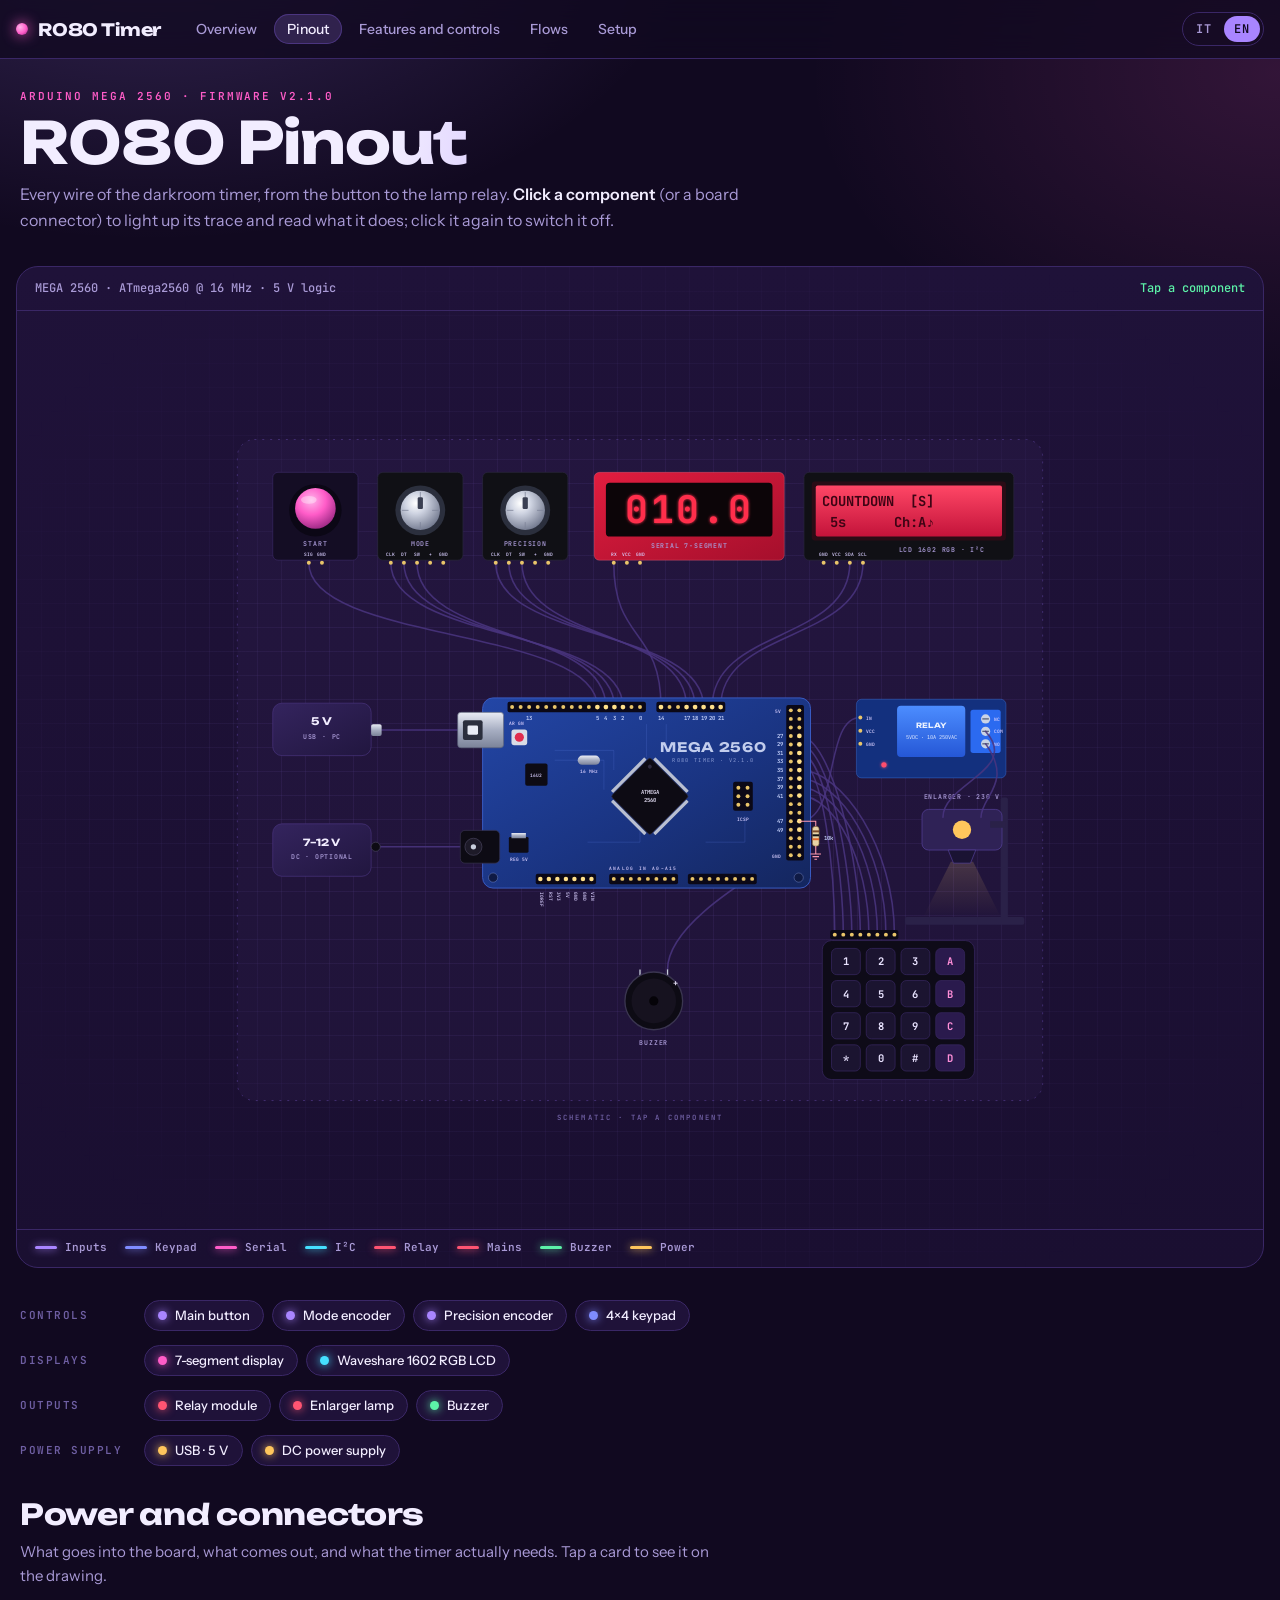
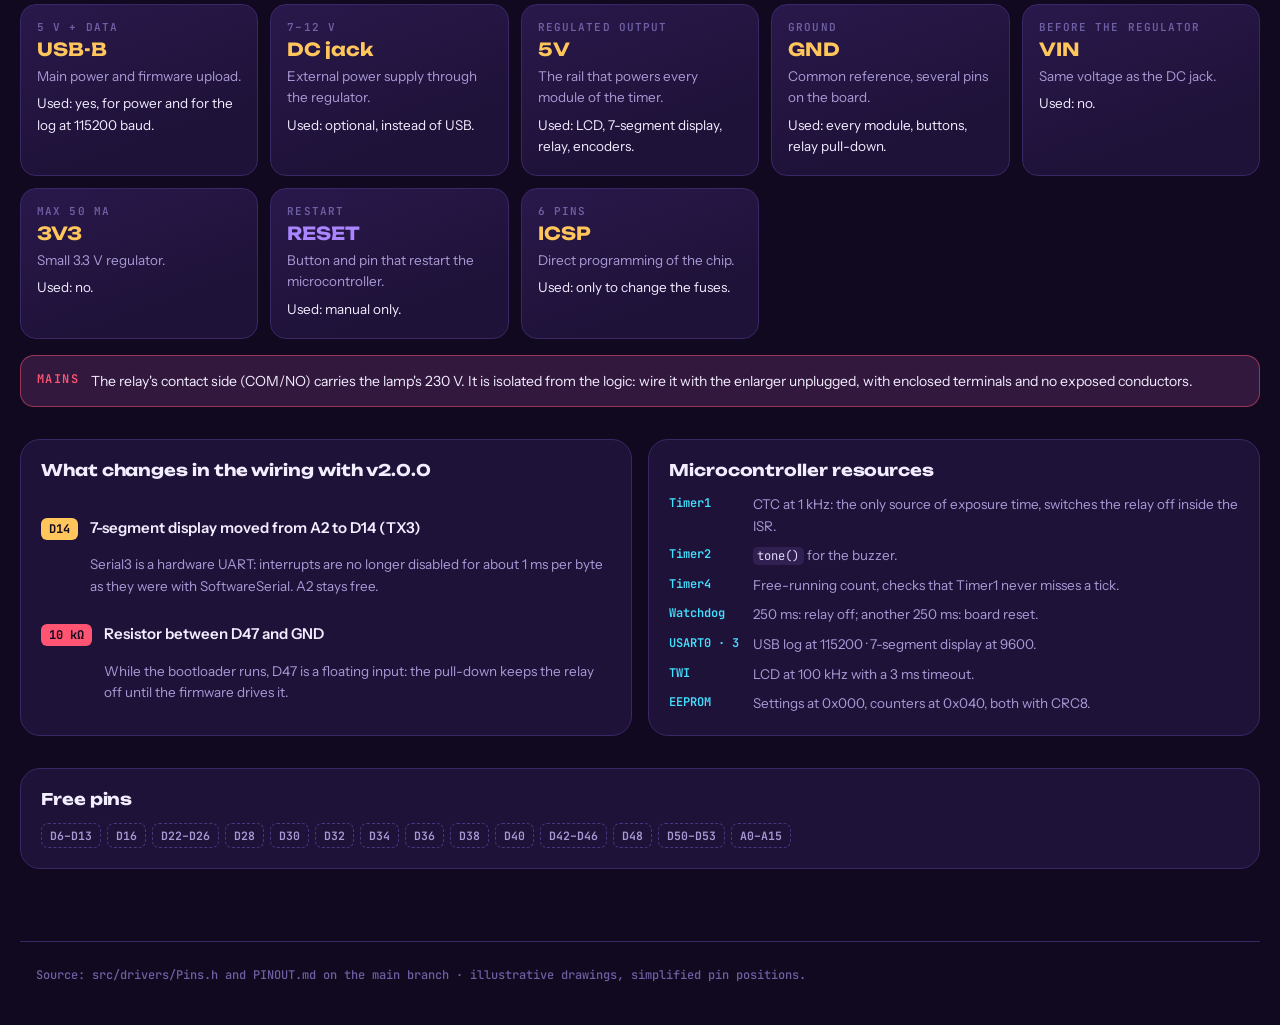
<file: site/pinout.html>
<!doctype html>
<html lang="it" data-lang="it" data-title-it="Pinout · R080 Timer" data-title-en="Pinout · R080 Timer">
<head>
<meta charset="utf-8">
<meta name="viewport" content="width=device-width, initial-scale=1, viewport-fit=cover">
<title>Pinout · R080 Timer</title>
<link rel="preconnect" href="https://fonts.googleapis.com">
<link rel="preconnect" href="https://fonts.gstatic.com" crossorigin>
<link rel="stylesheet" href="https://fonts.googleapis.com/css2?family=Unbounded:wght@500;700&family=Instrument+Sans:wght@400;500;600&family=JetBrains+Mono:wght@400;600;700&display=swap">
<link rel="stylesheet" href="assets/site.css">
<style>
/* Pinout page: one interactive board stage (the Mega and its parts, wired), then connector cards and reference notes.
   Tokens, column, headings, .panel and .warn come from site.css. */
.stage {
  position: relative;
  border: 1px solid var(--line);
  border-radius: 22px;
  background:
    linear-gradient(var(--panel), var(--bg-2));
  overflow: hidden;
}
.stage::before {
  content: "";
  position: absolute;
  inset: 0;
  background-image:
    linear-gradient(rgba(169, 133, 255, .07) 1px, transparent 1px),
    linear-gradient(90deg, rgba(169, 133, 255, .07) 1px, transparent 1px);
  background-size: 24px 24px;
  mask-image: radial-gradient(ellipse at center, #000 40%, transparent 85%);
  pointer-events: none;
}
.stage-bar {
  position: relative;
  display: flex;
  flex-wrap: wrap;
  justify-content: space-between;
  gap: 8px 16px;
  padding: 14px 18px;
  border-bottom: 1px solid var(--line);
  font: 500 12px/1.3 var(--mono);
  color: var(--muted);
}
.stage-bar .live { color: var(--green); }
.svg-scroll { position: relative; overflow-x: auto; }
svg.board { display: block; width: 100%; min-width: 1000px; height: auto; }
.frame { fill: rgba(169, 133, 255, .035); stroke: var(--line-2); stroke-width: 1.2; stroke-dasharray: 3 9; }
.rail-lbl { font: 600 11px var(--mono); letter-spacing: .3em; fill: var(--faint); text-transform: uppercase; }

/* SVG parts */
.comp { cursor: pointer; transition: opacity .25s ease, filter .25s ease; outline: none; }
.comp:focus-visible .hit { stroke: var(--fg); stroke-width: 2; stroke-dasharray: 5 4; }
.hit { fill: transparent; stroke: none; }
.has-active .comp { opacity: .38; }
.has-active .comp.on { opacity: 1; filter: drop-shadow(0 0 14px var(--glow, rgba(169, 133, 255, .55))); }
.lbl { font: 600 10px var(--mono); letter-spacing: .12em; fill: var(--muted); text-transform: uppercase; }
.pinlbl { font: 600 8.5px var(--mono); fill: #c9d5ff; }
.tiny { font: 600 7px var(--mono); fill: #d9cfff; }

.wire { fill: none; stroke-linecap: round; transition: opacity .25s ease, stroke .25s ease; }
.wire.base { stroke: var(--line-2); stroke-width: 2.4; opacity: .85; }
.wire.flow { stroke: var(--c); stroke-width: 2.6; stroke-dasharray: 3 15; opacity: 0; }
.has-active .wire.base { opacity: .18; }
.wire.base.on { stroke: var(--c); opacity: 1; filter: url(#glow); }
.wire.flow.on { opacity: 1; animation: flow 1.1s linear infinite; }
.wire.pwr.base { opacity: 0; }
.wire.pwr.base.on { opacity: .95; }
@keyframes flow { to { stroke-dashoffset: -36; } }
.pin { fill: #e9c56a; }
.pin.used { fill: #ffe08a; }
.pin.on, .pad.on { fill: #fff; filter: url(#glow); }
.part { transition: opacity .25s ease, filter .25s ease; }
.has-active .part.dimmable { opacity: .45; }
.has-active .part.dimmable.on { opacity: 1; filter: drop-shadow(0 0 10px var(--glow, rgba(255, 198, 92, .6))); }
.beam { opacity: .18; transition: opacity .4s ease; }
.lamp-on .beam { opacity: .75; }
.lamp-on .bulb { filter: url(#glowBig); }

/* Bubble */
.bubble {
  position: absolute;
  z-index: 4;
  width: min(340px, calc(100% - 24px));
  padding: 14px 16px 15px;
  border-radius: 16px;
  background: rgba(31, 18, 57, .92);
  border: 1px solid var(--bc, var(--violet));
  box-shadow: 0 18px 50px rgba(0, 0, 0, .45), 0 0 0 1px rgba(255, 255, 255, .03) inset, 0 0 30px -6px var(--bc, var(--violet));
  backdrop-filter: blur(8px);
  pointer-events: none;
  transition: left .28s cubic-bezier(.2, .8, .2, 1), top .28s cubic-bezier(.2, .8, .2, 1), opacity .2s ease;
}
.bubble .b-kind { font: 600 10.5px/1 var(--mono); letter-spacing: .16em; text-transform: uppercase; color: var(--bc, var(--violet)); }
.bubble .b-name { margin: 6px 0 2px; font: 700 15px/1.25 var(--display); letter-spacing: -.01em; }
.bubble .b-pins { font: 600 12px/1.4 var(--mono); color: var(--fg); opacity: .9; }
.bubble p { margin: 8px 0 0; color: var(--muted); font-size: 13.5px; line-height: 1.5; }
.bubble::after {
  content: "";
  position: absolute;
  width: 12px;
  height: 12px;
  background: inherit;
  border: inherit;
  transform: rotate(45deg);
}
.bubble::after { display: none; }
.leader { fill: none; stroke: var(--lc, var(--violet)); stroke-width: 1.6; stroke-dasharray: 2 5; stroke-linecap: round; opacity: 0; transition: opacity .2s ease; pointer-events: none; }
.leader-dot { fill: var(--lc, var(--violet)); opacity: 0; pointer-events: none; filter: url(#glow); }
.has-active .leader, .has-active .leader-dot { opacity: 1; }
.legend { position: relative; display: flex; flex-wrap: wrap; gap: 8px 18px; padding: 12px 18px 14px; border-top: 1px solid var(--line); font: 600 11px/1 var(--mono); color: var(--muted); }
.legend span { display: inline-flex; align-items: center; gap: 8px; }
.legend i { width: 22px; height: 3px; border-radius: 2px; background: var(--c); box-shadow: 0 0 8px var(--c); }

/* Chips */
.chips { display: grid; gap: 14px; }
.chip-group { display: flex; flex-wrap: wrap; align-items: center; gap: 8px; }
.chip-group h3 {
  margin: 0 6px 0 0;
  min-width: 110px;
  font: 600 11px/1 var(--mono);
  letter-spacing: .14em;
  text-transform: uppercase;
  color: var(--faint);
}
.chip {
  display: inline-flex;
  align-items: center;
  gap: 8px;
  padding: 8px 13px;
  border-radius: 999px;
  border: 1px solid var(--line);
  background: var(--panel);
  color: var(--fg);
  font: 500 13px/1 var(--body);
  cursor: pointer;
  transition: border-color .2s ease, background .2s ease, transform .2s ease;
}
.chip i { width: 9px; height: 9px; border-radius: 50%; background: var(--c); box-shadow: 0 0 10px var(--c); }
.chip:hover { border-color: var(--line-2); transform: translateY(-1px); }
.chip:focus-visible { outline: 2px solid var(--violet); outline-offset: 2px; }
.chip[aria-pressed="true"] { border-color: var(--c); background: color-mix(in srgb, var(--c) 16%, var(--panel)); }

section > .sub { margin-top: -8px; }
.conns { display: grid; grid-template-columns: repeat(auto-fill, minmax(230px, 1fr)); gap: 12px; }
.conn {
  position: relative;
  display: grid;
  gap: 6px;
  align-content: start;
  padding: 16px 16px 17px;
  border-radius: 16px;
  border: 1px solid var(--line);
  background: linear-gradient(160deg, var(--panel-2), var(--panel) 70%);
  text-align: left;
  color: inherit;
  font: inherit;
  cursor: pointer;
  transition: border-color .2s ease, transform .2s ease;
}
.conn:hover { border-color: var(--line-2); transform: translateY(-2px); }
.conn:focus-visible { outline: 2px solid var(--amber); outline-offset: 2px; }
.conn[aria-pressed="true"] { border-color: var(--c); box-shadow: 0 0 0 1px var(--c) inset, 0 10px 30px -12px var(--c); }
.conn .k { font: 700 18px/1.1 var(--display); color: var(--c); }
.conn .v { font: 600 11px/1.2 var(--mono); letter-spacing: .1em; text-transform: uppercase; color: var(--faint); }
.conn p { margin: 0; color: var(--muted); font-size: 13.5px; }
.conn .use { color: var(--fg); }

.duo { display: grid; grid-template-columns: repeat(auto-fit, minmax(300px, 1fr)); gap: 16px; }
.change { display: grid; grid-template-columns: auto 1fr; gap: 4px 12px; align-items: baseline; }
.change .tag {
  font: 700 12px/1 var(--mono);
  color: var(--bg);
  background: var(--amber);
  padding: 5px 8px;
  border-radius: 6px;
}
.change .tag.red { background: var(--red); }
.change b { font-weight: 600; }
.change p { margin: 0; grid-column: 2; color: var(--muted); font-size: 13.5px; }
.res { display: grid; grid-template-columns: max-content 1fr; gap: 8px 14px; margin: 0; font-size: 13.5px; }
.res dt { font: 600 12px/1.5 var(--mono); color: var(--cyan); }
.res dd { margin: 0; color: var(--muted); }
.free { display: flex; flex-wrap: wrap; gap: 6px; }
.free span {
  font: 600 11.5px/1 var(--mono);
  padding: 6px 8px;
  border-radius: 7px;
  border: 1px dashed var(--line-2);
  color: var(--muted);
  font-variant-numeric: tabular-nums;
}

@media (max-width: 640px) {
  .chip-group h3 { min-width: 100%; }
  .stage-bar { font-size: 11px; }
}
@media (prefers-reduced-motion: reduce) {
  .wire.flow.on { animation: none; stroke-dasharray: none; opacity: .5; }
  .bubble, .comp, .chip, .conn { transition: none; }
}
</style>
</head>
<body data-page="pinout">
<main class="page">
  <header class="page-head">
    <div class="eyebrow">Arduino Mega 2560 · firmware v2.1.0</div>
    <h1>R080 Pinout</h1>
    <p class="lede" lang="it">Ogni filo del timer da camera oscura, dal pulsante al relè della lampada. <b>Clicca un componente</b> (o un connettore della scheda) per accendere la sua pista e leggere cosa fa; cliccalo di nuovo per spegnerla.</p>
    <p class="lede" lang="en">Every wire of the darkroom timer, from the button to the lamp relay. <b>Click a component</b> (or a board connector) to light up its trace and read what it does; click it again to switch it off.</p>
  </header>

  <div class="stage wide" id="stage">
    <div class="stage-bar">
      <span>MEGA 2560 · ATmega2560 @ 16 MHz · <span lang="it">logica 5 V</span><span lang="en">5 V logic</span></span>
      <span class="live" id="status"></span>
    </div>
    <div class="svg-scroll" id="scroller">
      <svg class="board" id="svg" viewBox="-350 -210 1900 1400" role="img" aria-label="Schema dei collegamenti del timer R080 sull'Arduino Mega 2560">
        <defs>
          <filter id="glow" x="-50%" y="-50%" width="200%" height="200%">
            <feGaussianBlur stdDeviation="2.4" result="b"/>
            <feMerge><feMergeNode in="b"/><feMergeNode in="SourceGraphic"/></feMerge>
          </filter>
          <filter id="glowBig" x="-100%" y="-100%" width="300%" height="300%">
            <feGaussianBlur stdDeviation="7" result="b"/>
            <feMerge><feMergeNode in="b"/><feMergeNode in="b"/><feMergeNode in="SourceGraphic"/></feMerge>
          </filter>
          <linearGradient id="pcb" x1="0" y1="0" x2="1" y2="1">
            <stop offset="0" stop-color="#2346a6"/>
            <stop offset=".55" stop-color="#1a3482"/>
            <stop offset="1" stop-color="#14265e"/>
          </linearGradient>
          <linearGradient id="metal" x1="0" y1="0" x2="0" y2="1">
            <stop offset="0" stop-color="#e9ecf5"/>
            <stop offset=".5" stop-color="#a7aec2"/>
            <stop offset="1" stop-color="#7b8399"/>
          </linearGradient>
          <radialGradient id="knob" cx=".38" cy=".32" r=".75">
            <stop offset="0" stop-color="#ffffff"/>
            <stop offset=".35" stop-color="#cfd4e2"/>
            <stop offset="1" stop-color="#6c7389"/>
          </radialGradient>
          <radialGradient id="cap" cx=".4" cy=".3" r=".8">
            <stop offset="0" stop-color="#ffb3ea"/>
            <stop offset=".45" stop-color="#ff5cc8"/>
            <stop offset="1" stop-color="#8a1f78"/>
          </radialGradient>
          <linearGradient id="lcdScreen" x1="0" y1="0" x2="0" y2="1">
            <stop offset="0" stop-color="#ff4766"/>
            <stop offset="1" stop-color="#c3133a"/>
          </linearGradient>
          <linearGradient id="segPcb" x1="0" y1="0" x2="1" y2="1">
            <stop offset="0" stop-color="#e11d3f"/>
            <stop offset="1" stop-color="#a50f2c"/>
          </linearGradient>
          <linearGradient id="relayBox" x1="0" y1="0" x2="0" y2="1">
            <stop offset="0" stop-color="#4c8dff"/>
            <stop offset="1" stop-color="#2557d6"/>
          </linearGradient>
          <linearGradient id="beam" x1="0" y1="0" x2="0" y2="1">
            <stop offset="0" stop-color="#ffd27a" stop-opacity=".95"/>
            <stop offset="1" stop-color="#ffc65c" stop-opacity="0"/>
          </linearGradient>
          <linearGradient id="brick" x1="0" y1="0" x2="1" y2="1">
            <stop offset="0" stop-color="#34245e"/>
            <stop offset="1" stop-color="#21163f"/>
          </linearGradient>
        </defs>

        <rect class="frame" x="-14" y="-14" width="1228" height="1008" rx="26"/>
        <text lang="it" class="rail-lbl" x="600" y="1024" text-anchor="middle">schema · tocca un componente</text><text lang="en" class="rail-lbl" x="600" y="1024" text-anchor="middle">schematic · tap a component</text>
        <g id="wires"></g>

        <g id="lower" transform="translate(0 130)">
        <!-- ================= ARDUINO MEGA 2560 ================= -->
        <g id="board">
          <rect x="360" y="250" width="500" height="290" rx="16" fill="url(#pcb)" stroke="#3a5cc4" stroke-width="1.5"/>
          <g fill="none" stroke="#5f7fe0" stroke-opacity=".28" stroke-width="1.2">
            <path d="M470 330 H560 V360"/><path d="M470 345 H545 V390"/>
            <path d="M520 470 H600 V440"/><path d="M700 470 H760 V430"/>
            <path d="M610 290 V340"/><path d="M640 290 V335"/>
          </g>
          <circle cx="376" cy="524" r="7" fill="#0f1a44" stroke="#9fb3f5" stroke-opacity=".5"/>
          <circle cx="842" cy="524" r="7" fill="#0f1a44" stroke="#9fb3f5" stroke-opacity=".5"/>
          <text x="712" y="332" font-family="Unbounded, sans-serif" font-weight="700" font-size="20" fill="#dfe7ff" fill-opacity=".85" letter-spacing="1" text-anchor="middle">MEGA 2560</text>
          <text x="712" y="348" font-family="JetBrains Mono, monospace" font-size="8" fill="#b9c6f5" fill-opacity=".7" letter-spacing="2" text-anchor="middle">R080 TIMER · V2.1.0</text>

          <!-- top headers -->
          <rect x="398" y="256" width="211" height="16" rx="3" fill="#0b0816"/>
          <rect x="625" y="256" width="105" height="16" rx="3" fill="#0b0816"/>
          <g id="pinsTop"></g>
          <text x="405" y="292" class="tiny" text-anchor="middle">AR</text>
          <text x="418" y="292" class="tiny" text-anchor="middle">GN</text>

          <!-- right double header -->
          <rect x="823" y="261" width="27" height="237" rx="3" fill="#0b0816"/>
          <g id="pinsRight"></g>
          <text x="815" y="273" class="tiny" text-anchor="end">5V</text>
          <text x="815" y="494" class="tiny" text-anchor="end">GND</text>

          <!-- bottom headers -->
          <rect x="441" y="518" width="92" height="16" rx="3" fill="#0b0816"/>
          <rect x="553" y="518" width="105" height="16" rx="3" fill="#0b0816"/>
          <rect x="673" y="518" width="105" height="16" rx="3" fill="#0b0816"/>
          <g id="pinsBottom"></g>
          <text x="605" y="512" class="tiny" text-anchor="middle" letter-spacing="2">ANALOG IN A0–A15</text>

          <!-- USB-B -->
          <g class="comp board-part" data-id="usb" tabindex="0" role="button" aria-label="Connettore USB-B">
            <rect class="hit" x="316" y="266" width="82" height="66"/>
            <rect x="322" y="272" width="70" height="54" rx="5" fill="url(#metal)" stroke="#5d647a"/>
            <rect x="330" y="284" width="30" height="30" rx="3" fill="#2b2f3d"/>
            <rect x="337" y="292" width="16" height="14" rx="2" fill="#e9ecf5"/>
          </g>
          <!-- DC jack -->
          <g class="comp board-part" data-id="dc" tabindex="0" role="button" aria-label="Jack di alimentazione DC">
            <rect class="hit" x="320" y="446" width="72" height="62"/>
            <rect x="326" y="452" width="60" height="50" rx="7" fill="#0d0b14" stroke="#3a3550"/>
            <circle cx="346" cy="477" r="13" fill="#1d1a28" stroke="#4a4560"/>
            <circle cx="346" cy="477" r="4" fill="#c9cfdc"/>
          </g>
          <!-- reset button -->
          <g class="comp board-part" data-id="reset" tabindex="0" role="button" aria-label="Pulsante di reset">
            <rect class="hit" x="400" y="294" width="32" height="32"/>
            <rect x="404" y="298" width="24" height="24" rx="4" fill="#d9dce6"/>
            <circle cx="416" cy="310" r="7" fill="#e02d4f"/>
          </g>
          <!-- USB-serial chip, crystal, regulator -->
          <rect x="425" y="350" width="34" height="34" rx="3" fill="#0d0b14"/>
          <text x="442" y="370" class="tiny" text-anchor="middle">16U2</text>
          <rect x="505" y="338" width="34" height="14" rx="7" fill="url(#metal)"/>
          <text x="522" y="364" class="tiny" text-anchor="middle">16 MHz</text>
          <rect x="400" y="462" width="30" height="24" rx="2" fill="#0d0b14"/>
          <rect x="404" y="456" width="22" height="8" fill="url(#metal)"/>
          <text x="415" y="499" class="tiny" text-anchor="middle">REG 5V</text>

          <!-- ATmega2560 -->
          <g class="comp board-part" data-id="chip" tabindex="0" role="button" aria-label="Microcontrollore ATmega2560">
            <rect class="hit" x="555" y="340" width="120" height="120"/>
            <g transform="rotate(45 615 400)">
              <rect x="573" y="358" width="84" height="84" rx="4" fill="#0d0b14" stroke="#2e2a3e"/>
              <g fill="#b9bfd0">
                <rect x="579" y="352" width="72" height="5" rx="1"/><rect x="579" y="443" width="72" height="5" rx="1"/>
                <rect x="567" y="364" width="5" height="72" rx="1"/><rect x="658" y="364" width="5" height="72" rx="1"/>
              </g>
              <circle cx="583" cy="368" r="3" fill="#2e2a3e"/>
            </g>
            <text x="615" y="397" font-family="JetBrains Mono, monospace" font-weight="700" font-size="8.5" fill="#d9d4ea" text-anchor="middle">ATMEGA</text>
            <text x="615" y="408" font-family="JetBrains Mono, monospace" font-weight="700" font-size="8.5" fill="#d9d4ea" text-anchor="middle">2560</text>
          </g>
          <!-- ICSP -->
          <g class="comp board-part" data-id="icsp" tabindex="0" role="button" aria-label="Connettore ICSP">
            <rect class="hit" x="736" y="372" width="42" height="56"/>
            <rect x="742" y="378" width="30" height="44" rx="3" fill="#0b0816"/>
            <g class="pin" data-for="icsp">
              <circle cx="750" cy="387" r="3"/><circle cx="764" cy="387" r="3"/>
              <circle cx="750" cy="400" r="3"/><circle cx="764" cy="400" r="3"/>
              <circle cx="750" cy="413" r="3"/><circle cx="764" cy="413" r="3"/>
            </g>
            <text x="757" y="437" class="tiny" text-anchor="middle">ICSP</text>
          </g>
          <!-- 10k pull-down on D47 -->
          <g class="part dimmable" data-for="relay">
            <path d="M843 438 H868 V446" stroke="#ff9ab0" stroke-width="1.6" fill="none"/>
            <rect x="863" y="446" width="10" height="30" rx="4" fill="#e8d3a8" stroke="#8a6f3d"/>
            <rect x="863" y="452" width="10" height="3" fill="#7a4b2a"/><rect x="863" y="458" width="10" height="3" fill="#111"/><rect x="863" y="464" width="10" height="3" fill="#e0662a"/>
            <path d="M868 476 V488 M860 488 H876 M863 492 H873 M866 496 H870" stroke="#ff9ab0" stroke-width="1.6" fill="none"/>
            <text x="880" y="466" class="pinlbl" fill="#ffc7d3">10k</text>
          </g>
        </g>

        <!-- Relay -->
        <g class="comp" data-id="relay" tabindex="0" role="button" aria-label="Modulo relè">
          <rect class="hit" x="925" y="245" width="240" height="135"/>
          <rect x="930" y="252" width="228" height="120" rx="8" fill="#13307e" stroke="#4c8dff" stroke-opacity=".5"/>
          <rect x="992" y="262" width="104" height="78" rx="6" fill="url(#relayBox)"/>
          <text x="1044" y="296" font-family="Unbounded, sans-serif" font-weight="700" font-size="11" fill="#eaf1ff" text-anchor="middle">RELAY</text>
          <text x="1044" y="312" font-family="JetBrains Mono, monospace" font-size="8" fill="#dbe6ff" text-anchor="middle">5VDC · 10A 250VAC</text>
          <rect x="1104" y="268" width="46" height="66" rx="4" fill="#2b6af0"/>
          <g fill="#c9d3e6"><circle cx="1127" cy="282" r="7"/><circle cx="1127" cy="301" r="7"/><circle cx="1127" cy="320" r="7"/></g>
          <g stroke="#59627a" stroke-width="2"><line x1="1122" y1="282" x2="1132" y2="282"/><line x1="1122" y1="301" x2="1132" y2="301"/><line x1="1122" y1="320" x2="1132" y2="320"/></g>
          <g class="tiny" fill="#dbe6ff"><text x="1140" y="285">NC</text><text x="1140" y="304">COM</text><text x="1140" y="323">NO</text></g>
          <circle cx="972" cy="352" r="4" fill="#ff4d6d" filter="url(#glow)"/>
          <g class="tiny" fill="#dbe6ff"><text x="944" y="283">IN</text><text x="944" y="303">VCC</text><text x="944" y="323">GND</text></g>
          <g fill="#e9c56a"><circle cx="936" cy="280" r="3"/><circle cx="936" cy="300" r="3" class="pad" data-for="h5v"/><circle cx="936" cy="320" r="3"/></g>
        </g>
        <!-- Enlarger lamp -->
        <g class="comp" data-id="lamp" tabindex="0" role="button" aria-label="Lampada dell'ingranditore" id="lampG">
          <rect class="hit" x="1000" y="400" width="190" height="200"/>
          <rect x="1150" y="402" width="11" height="186" rx="3" fill="#2a2148"/>
          <rect x="1004" y="584" width="182" height="12" rx="3" fill="#2a2148"/>
          <rect x="1030" y="420" width="122" height="62" rx="10" fill="#2f2256" stroke="#5a44a0"/>
          <rect x="1134" y="438" width="24" height="10" fill="#2a2148"/>
          <path class="beam" d="M1074 500 L1108 500 L1150 584 L1032 584 Z" fill="url(#beam)"/>
          <path d="M1070 482 H1112 L1104 502 H1078 Z" fill="#1a1333" stroke="#5a44a0"/>
          <circle class="bulb" cx="1091" cy="451" r="14" fill="#ffc65c"/>
          <text lang="it" x="1091" y="404" class="lbl" text-anchor="middle" fill="#ffd9a3">Ingranditore · 230 V</text><text lang="en" x="1091" y="404" class="lbl" text-anchor="middle" fill="#ffd9a3">Enlarger · 230 V</text>
        </g>
        <!-- Keypad -->
        <g class="comp" data-id="keypad" tabindex="0" role="button" aria-label="Tastierino 4x4" transform="translate(0 30)">
          <rect class="hit" x="870" y="560" width="250" height="250"/>
          <rect x="890" y="574" width="104" height="14" rx="3" fill="#0b0816"/>
          <rect x="878" y="590" width="232" height="212" rx="14" fill="#0e0b18" stroke="#3b2a66"/>
          <g id="keys"></g>
        </g>
        <!-- Buzzer -->
        <g class="comp" data-id="buzzer" tabindex="0" role="button" aria-label="Buzzer">
          <rect class="hit" x="560" y="640" width="130" height="130"/>
          <line x1="642" y1="664" x2="642" y2="690" stroke="#c9cfdc" stroke-width="2"/>
          <line x1="600" y1="664" x2="600" y2="690" stroke="#c9cfdc" stroke-width="2"/>
          <circle cx="621" cy="712" r="44" fill="#0d0b14" stroke="#3a3550" stroke-width="2"/>
          <circle cx="621" cy="712" r="34" fill="#16121f"/>
          <circle cx="621" cy="712" r="7" fill="#050308"/>
          <text x="650" y="690" font-family="JetBrains Mono, monospace" font-weight="700" font-size="13" fill="#d9d4ea">+</text>
          <text x="621" y="780" class="lbl" text-anchor="middle">Buzzer</text>
        </g>
        <!-- USB power -->
        <g class="comp" data-id="usbsrc" tabindex="0" role="button" aria-label="Alimentatore USB">
          <rect class="hit" x="34" y="250" width="176" height="96"/>
          <rect x="40" y="258" width="150" height="80" rx="14" fill="url(#brick)" stroke="#4b3580"/>
          <text x="115" y="292" font-family="Unbounded, sans-serif" font-weight="700" font-size="16" fill="#f2edff" text-anchor="middle">5 V</text>
          <text x="115" y="312" class="lbl" text-anchor="middle">USB · PC</text>
          <rect x="190" y="290" width="16" height="18" rx="3" fill="url(#metal)"/>
        </g>
        <!-- DC adapter -->
        <g class="comp" data-id="dcsrc" tabindex="0" role="button" aria-label="Alimentatore DC">
          <rect class="hit" x="34" y="434" width="176" height="96"/>
          <rect x="40" y="442" width="150" height="80" rx="14" fill="url(#brick)" stroke="#4b3580"/>
          <text x="115" y="476" font-family="Unbounded, sans-serif" font-weight="700" font-size="15" fill="#f2edff" text-anchor="middle">7–12 V</text>
          <text lang="it" x="115" y="496" class="lbl" text-anchor="middle">DC · opzionale</text><text lang="en" x="115" y="496" class="lbl" text-anchor="middle">DC · optional</text>
          <rect x="190" y="470" width="14" height="14" rx="7" fill="#0d0b14" stroke="#4a4560"/>
        </g>
        </g>
        <!-- ================= COMPONENTS ================= -->
        <!-- Main button -->
        <g class="comp" data-id="main" tabindex="0" role="button" aria-label="Pulsante principale">
          <rect class="hit" x="35" y="30" width="140" height="160"/>
          <rect x="40" y="36" width="130" height="134" rx="8" fill="#140d24" stroke="#3b2a66"/>
          <circle cx="105" cy="94" r="40" fill="#0b0715"/>
          <circle cx="105" cy="91" r="31" fill="url(#cap)"/>
          <ellipse cx="95" cy="78" rx="12" ry="6" fill="#fff" fill-opacity=".35"/>
          <text x="105" y="148" class="lbl" text-anchor="middle">Start</text>
          <g class="tiny" text-anchor="middle"><text x="95" y="163">SIG</text><text x="115" y="163">GND</text></g>
          <g fill="#e9c56a"><circle cx="95" cy="174" r="3"/><circle cx="115" cy="174" r="3"/></g>
        </g>
        <!-- Encoder: mode -->
        <g class="comp" data-id="encMode" tabindex="0" role="button" aria-label="Encoder della modalità">
          <rect class="hit" x="195" y="30" width="140" height="160"/>
          <rect x="200" y="36" width="130" height="134" rx="8" fill="#101015" stroke="#2b2840"/>
          <circle cx="265" cy="94" r="38" fill="#2b2f3d"/>
          <circle cx="265" cy="94" r="30" fill="url(#knob)"/>
          <g stroke="#7d8499" stroke-width="1.2"><line x1="265" y1="66" x2="265" y2="76"/><line x1="293" y1="94" x2="283" y2="94"/><line x1="265" y1="122" x2="265" y2="112"/><line x1="237" y1="94" x2="247" y2="94"/></g>
          <rect x="261" y="74" width="8" height="18" rx="2" fill="#3a3f52"/>
          <text lang="it" x="265" y="148" class="lbl" text-anchor="middle">Modalità</text><text lang="en" x="265" y="148" class="lbl" text-anchor="middle">Mode</text>
          <g class="tiny" text-anchor="middle"><text x="220" y="163">CLK</text><text x="240" y="163">DT</text><text x="260" y="163">SW</text><text x="280" y="163">+</text><text x="300" y="163">GND</text></g>
          <g fill="#e9c56a"><circle cx="220" cy="174" r="3"/><circle cx="240" cy="174" r="3"/><circle cx="260" cy="174" r="3"/><circle cx="280" cy="174" r="3" class="pad" data-for="h5v"/><circle cx="300" cy="174" r="3"/></g>
        </g>
        <!-- Encoder: precision -->
        <g class="comp" data-id="encPrec" tabindex="0" role="button" aria-label="Encoder della precisione">
          <rect class="hit" x="355" y="30" width="140" height="160"/>
          <rect x="360" y="36" width="130" height="134" rx="8" fill="#101015" stroke="#2b2840"/>
          <circle cx="425" cy="94" r="38" fill="#2b2f3d"/>
          <circle cx="425" cy="94" r="30" fill="url(#knob)"/>
          <g stroke="#7d8499" stroke-width="1.2"><line x1="425" y1="66" x2="425" y2="76"/><line x1="453" y1="94" x2="443" y2="94"/><line x1="425" y1="122" x2="425" y2="112"/><line x1="397" y1="94" x2="407" y2="94"/></g>
          <rect x="421" y="74" width="8" height="18" rx="2" fill="#3a3f52"/>
          <text lang="it" x="425" y="148" class="lbl" text-anchor="middle">Precisione</text><text lang="en" x="425" y="148" class="lbl" text-anchor="middle">Precision</text>
          <g class="tiny" text-anchor="middle"><text x="380" y="163">CLK</text><text x="400" y="163">DT</text><text x="420" y="163">SW</text><text x="440" y="163">+</text><text x="460" y="163">GND</text></g>
          <g fill="#e9c56a"><circle cx="380" cy="174" r="3"/><circle cx="400" cy="174" r="3"/><circle cx="420" cy="174" r="3"/><circle cx="440" cy="174" r="3" class="pad" data-for="h5v"/><circle cx="460" cy="174" r="3"/></g>
        </g>
        <!-- 7-segment -->
        <g class="comp" data-id="seg7" tabindex="0" role="button" aria-label="Display a 7 segmenti">
          <rect class="hit" x="525" y="30" width="300" height="160"/>
          <rect x="530" y="36" width="290" height="134" rx="8" fill="url(#segPcb)" stroke="#ff8aa0" stroke-opacity=".4"/>
          <rect x="548" y="52" width="254" height="82" rx="6" fill="#0c0508"/>
          <text x="675" y="113" font-family="JetBrains Mono, monospace" font-weight="700" font-size="58" fill="#ff2e4c" text-anchor="middle" filter="url(#glow)" letter-spacing="4">010.0</text>
          <text x="675" y="152" class="lbl" text-anchor="middle" fill="#ffd6de">Serial 7-segment</text>
          <g class="tiny" text-anchor="middle" fill="#ffe6eb"><text x="560" y="163">RX</text><text x="580" y="163">VCC</text><text x="600" y="163">GND</text></g>
          <g fill="#e9c56a"><circle cx="560" cy="174" r="3"/><circle cx="580" cy="174" r="3" class="pad" data-for="h5v"/><circle cx="600" cy="174" r="3"/></g>
        </g>
        <!-- LCD -->
        <g class="comp" data-id="lcd" tabindex="0" role="button" aria-label="LCD Waveshare 1602 RGB">
          <rect class="hit" x="845" y="30" width="330" height="160"/>
          <rect x="850" y="36" width="320" height="134" rx="8" fill="#101015" stroke="#2b2840"/>
          <rect x="862" y="50" width="296" height="90" rx="5" fill="#2a0c16"/>
          <rect x="868" y="56" width="284" height="78" rx="3" fill="url(#lcdScreen)"/>
          <text x="878" y="88" font-family="JetBrains Mono, monospace" font-weight="700" font-size="21" fill="#3d0414" xml:space="preserve">COUNTDOWN  [S]</text>
          <text x="878" y="120" font-family="JetBrains Mono, monospace" font-weight="700" font-size="21" fill="#3d0414" xml:space="preserve"> 5s      Ch:A♪</text>
          <text x="1060" y="157" class="lbl" text-anchor="middle">LCD 1602 RGB · I²C</text>
          <g class="tiny" text-anchor="middle"><text x="880" y="163">GND</text><text x="900" y="163">VCC</text><text x="920" y="163">SDA</text><text x="940" y="163">SCL</text></g>
          <g fill="#e9c56a"><circle cx="880" cy="174" r="3"/><circle cx="900" cy="174" r="3" class="pad" data-for="h5v"/><circle cx="920" cy="174" r="3"/><circle cx="940" cy="174" r="3"/></g>
        </g>

        <g id="wiresTop"></g>
        <path id="leader" class="leader" d=""/>
        <circle id="leaderDot" class="leader-dot" r="4" cx="-20" cy="-20"/>
      </svg>
      <div class="bubble" id="bubble" role="status" aria-live="polite" hidden>
        <div class="b-kind" id="bKind"></div>
        <div class="b-name" id="bName"></div>
        <div class="b-pins" id="bPins"></div>
        <p id="bText"></p>
      </div>
    </div>
    <div class="legend" id="legend"></div>
  </div>

  <nav class="chips" id="chips"></nav>

  <section aria-labelledby="pw">
    <h2 id="pw"><span lang="it">Alimentazione e connettori</span><span lang="en">Power and connectors</span></h2>
    <p class="sub" lang="it">Cosa entra nella scheda, cosa esce e cosa serve davvero al timer. Tocca una scheda per vederla sul disegno.</p>
    <p class="sub" lang="en">What goes into the board, what comes out, and what the timer actually needs. Tap a card to see it on the drawing.</p>
    <div class="conns" id="cards"></div>
    <div class="warn">
      <strong><span lang="it">RETE</span><span lang="en">MAINS</span></strong>
      <span lang="it">Il lato contatti del relè (COM/NO) porta i 230 V della lampada. È isolato dalla logica: cablalo con l'ingranditore staccato dalla presa, con morsetti chiusi e nessun conduttore scoperto.</span>
      <span lang="en">The relay's contact side (COM/NO) carries the lamp's 230 V. It is isolated from the logic: wire it with the enlarger unplugged, with enclosed terminals and no exposed conductors.</span>
    </div>
  </section>

  <div class="duo">
    <section class="panel" aria-labelledby="chg">
      <h3 id="chg"><span lang="it">Cosa cambia nel cablaggio con la v2.0.0</span><span lang="en">What changes in the wiring with v2.0.0</span></h3>
      <div class="change">
        <span class="tag">D14</span>
        <b lang="it">7 segmenti spostato da A2 a D14 (TX3)</b>
        <b lang="en">7-segment display moved from A2 to D14 (TX3)</b>
        <p lang="it">Serial3 è una seriale hardware: niente più interrupt disattivati per circa 1 ms a ogni byte come con SoftwareSerial. A2 resta libero.</p>
        <p lang="en">Serial3 is a hardware UART: interrupts are no longer disabled for about 1 ms per byte as they were with SoftwareSerial. A2 stays free.</p>
      </div>
      <div class="change">
        <span class="tag red">10 kΩ</span>
        <b lang="it">Resistenza tra D47 e GND</b>
        <b lang="en">Resistor between D47 and GND</b>
        <p lang="it">Durante il bootloader D47 è un ingresso flottante: la pull-down tiene il relè spento finché il firmware non lo comanda.</p>
        <p lang="en">While the bootloader runs, D47 is a floating input: the pull-down keeps the relay off until the firmware drives it.</p>
      </div>
    </section>
    <section class="panel" aria-labelledby="mcu">
      <h3 id="mcu"><span lang="it">Risorse del microcontrollore</span><span lang="en">Microcontroller resources</span></h3>
      <dl class="res">
        <dt>Timer1</dt><dd><span lang="it">CTC a 1 kHz: unica sorgente del tempo di esposizione, spegne il relè nella ISR.</span><span lang="en">CTC at 1 kHz: the only source of exposure time, switches the relay off inside the ISR.</span></dd>
        <dt>Timer2</dt><dd><code>tone()</code> <span lang="it">per il buzzer.</span><span lang="en">for the buzzer.</span></dd>
        <dt>Timer4</dt><dd><span lang="it">Conteggio libero, verifica che Timer1 non perda tick.</span><span lang="en">Free-running count, checks that Timer1 never misses a tick.</span></dd>
        <dt>Watchdog</dt><dd><span lang="it">250 ms: relè spento; altri 250 ms: reset della scheda.</span><span lang="en">250 ms: relay off; another 250 ms: board reset.</span></dd>
        <dt>USART0 · 3</dt><dd><span lang="it">Log USB a 115200 · 7 segmenti a 9600.</span><span lang="en">USB log at 115200 · 7-segment display at 9600.</span></dd>
        <dt>TWI</dt><dd><span lang="it">LCD a 100 kHz con timeout di 3 ms.</span><span lang="en">LCD at 100 kHz with a 3 ms timeout.</span></dd>
        <dt>EEPROM</dt><dd><span lang="it">Impostazioni a 0x000, contatori a 0x040, entrambi con CRC8.</span><span lang="en">Settings at 0x000, counters at 0x040, both with CRC8.</span></dd>
      </dl>
    </section>
  </div>

  <section class="panel" aria-labelledby="free">
    <h3 id="free"><span lang="it">Pin liberi</span><span lang="en">Free pins</span></h3>
    <div class="free">
      <span>D6–D13</span><span>D16</span><span>D22–D26</span><span>D28</span><span>D30</span><span>D32</span><span>D34</span><span>D36</span><span>D38</span><span>D40</span><span>D42–D46</span><span>D48</span><span>D50–D53</span><span>A0–A15</span>
    </div>
  </section>
</main>
<footer class="site">
  <span lang="it">Fonte: src/drivers/Pins.h e PINOUT.md del branch main · disegni illustrativi, posizioni dei pin semplificate.</span>
  <span lang="en">Source: src/drivers/Pins.h and PINOUT.md on the main branch · illustrative drawings, simplified pin positions.</span>
</footer>
<script src="assets/site.js"></script>
<script>
(function () {
  const NS = "http://www.w3.org/2000/svg";
  const svg = document.getElementById("svg");
  const $ = (id) => document.getElementById(id);
  const el = (tag, attrs, parent) => {
    const n = document.createElementNS(NS, tag);
    for (const k in attrs) n.setAttribute(k, attrs[k]);
    if (parent) parent.appendChild(n);
    return n;
  };
  // Texts are {it, en}; language-neutral values (pin names, numbers) stay plain strings.
  const lang = () => (document.documentElement.dataset.lang === "en" ? "en" : "it");
  const tr = (v) => (typeof v === "string" ? v : v[lang()]);

  const COLORS = {
    in: "var(--violet)", key: "var(--indigo)", uart: "var(--magenta)", i2c: "var(--cyan)",
    relay: "var(--red)", mains: "var(--red)", buzz: "var(--green)", pwr: "var(--amber)"
  };
  const GLOW = {
    in: "rgba(169,133,255,.6)", key: "rgba(127,140,255,.6)", uart: "rgba(255,92,200,.6)", i2c: "rgba(69,224,255,.55)",
    relay: "rgba(255,84,114,.6)", mains: "rgba(255,84,114,.6)", buzz: "rgba(92,242,168,.55)", pwr: "rgba(255,198,92,.6)"
  };
  const KIND_NAME = {
    in: { it: "Ingresso", en: "Input" }, key: { it: "Tastierino", en: "Keypad" }, uart: { it: "Seriale", en: "Serial" },
    i2c: "I²C", relay: { it: "Uscita di potenza", en: "Power output" }, mains: { it: "Rete 230 V", en: "Mains 230 V" },
    buzz: { it: "Uscita audio", en: "Audio output" }, pwr: { it: "Alimentazione", en: "Power" }
  };
  const GROUP_NAME = {
    cmd: { it: "Comandi", en: "Controls" }, disp: { it: "Display", en: "Displays" }, out: { it: "Uscite", en: "Outputs" },
    supply: { it: "Alimentazione", en: "Power supply" }, board: { it: "Scheda", en: "Board" }, pins: { it: "Pin di alimentazione", en: "Power pins" }
  };
  const UI = {
    idle: { it: "Tocca un componente", en: "Tap a component" },
    svg: { it: "Schema dei collegamenti del timer R080 sull'Arduino Mega 2560", en: "Wiring diagram of the R080 timer on the Arduino Mega 2560" },
    legend: { it: "Colori dei segnali", en: "Signal colours" },
    chips: { it: "Componenti e connettori", en: "Components and connectors" }
  };

  // Board pin coordinates (illustrative layout of the Mega headers).
  const P = {};
  for (let k = 0; k <= 13; k++) P["D" + k] = [600 - k * 13, 264];
  for (let k = 14; k <= 21; k++) P["D" + k] = [632 + (k - 14) * 13, 264];
  for (let p = 22; p <= 53; p++) P["D" + p] = [p % 2 ? 843 : 830, 282 + ((p - 22) >> 1) * 13];
  const POWER = ["IOREF", "RST", "3V3", "5V", "GND", "GND2", "VIN"];
  POWER.forEach((n, i) => (P[n] = [448 + i * 13, 526]));

  const USED = { D5: "main", D2: "encMode", D3: "encMode", D4: "encMode", D17: "encPrec", D18: "encPrec", D19: "encPrec",
    D14: "seg7", D20: "lcd", D21: "lcd", D47: "relay", D49: "buzzer",
    D27: "keypad", D29: "keypad", D31: "keypad", D33: "keypad", D35: "keypad", D37: "keypad", D39: "keypad", D41: "keypad" };
  const POWER_FOR = { IOREF: "", RST: "reset", "3V3": "h33", "5V": "h5v", GND: "gnd", GND2: "gnd", VIN: "vin" };

  // Header pins
  const top = $("pinsTop"), right = $("pinsRight"), bottom = $("pinsBottom");
  [405, 418].forEach((x) => el("circle", { cx: x, cy: 264, r: 3, class: "pin" }, top));
  for (let k = 0; k <= 21; k++) {
    const [x, y] = P["D" + k];
    const owner = USED["D" + k];
    el("circle", { cx: x, cy: y, r: owner ? 3.6 : 3, class: "pin" + (owner ? " used" : ""), "data-for": owner || "" }, top);
    if (owner || k === 0 || k === 13) {
      const t = el("text", { x: x, y: 284, class: "pinlbl", "text-anchor": "middle" }, top);
      t.textContent = k;
    }
  }
  [[830, 269], [843, 269], [830, 490], [843, 490]].forEach(([x, y], i) =>
    el("circle", { cx: x, cy: y, r: 3, class: "pin", "data-for": i < 2 ? "h5v" : "gnd" }, right));
  for (let p = 22; p <= 53; p++) {
    const [x, y] = P["D" + p];
    const owner = USED["D" + p];
    el("circle", { cx: x, cy: y, r: owner ? 3.6 : 3, class: "pin" + (owner ? " used" : ""), "data-for": owner || "" }, right);
    if (owner) {
      const t = el("text", { x: 818, y: y + 3, class: "pinlbl", "text-anchor": "end" }, right);
      t.textContent = p;
    }
  }
  POWER.forEach((n) => {
    const [x, y] = P[n];
    el("circle", { cx: x, cy: y, r: 3.4, class: "pin used", "data-for": POWER_FOR[n] }, bottom);
    const t = el("text", { x: x, y: 546, class: "tiny", transform: `rotate(90 ${x} 546)` }, bottom);
    t.textContent = n === "GND2" ? "GND" : n;
  });
  for (let i = 0; i < 16; i++) {
    const x = i < 8 ? 560 + i * 13 : 680 + (i - 8) * 13;
    el("circle", { cx: x, cy: 526, r: 3, class: "pin" }, bottom);
  }

  // Keypad keys
  const KEYS = ["1", "2", "3", "A", "4", "5", "6", "B", "7", "8", "9", "C", "*", "0", "#", "D"];
  const keys = $("keys");
  KEYS.forEach((k, i) => {
    const c = i % 4, r = Math.floor(i / 4);
    const x = 892 + c * 53, y = 602 + r * 49;
    const letter = /[A-D]/.test(k);
    el("rect", { x, y, width: 44, height: 40, rx: 8, fill: letter ? "#2a1a4d" : "#1b1430", stroke: "#3b2a66" }, keys);
    const t = el("text", { x: x + 22, y: y + 26, "text-anchor": "middle", "font-family": "JetBrains Mono, monospace", "font-weight": 700, "font-size": 16, fill: letter ? "#ff8fd9" : "#e9e3ff" }, keys);
    t.textContent = k;
  });
  for (let i = 0; i < 8; i++) el("circle", { cx: 897 + i * 13, cy: 581, r: 3, class: "pin" }, keys);

  // Wires
  const wires = $("wires");
  const v = (a, b) => { const dy = Math.max(40, Math.abs(b[1] - a[1]) * 0.55); return `M${a} C${a[0]},${a[1] + dy} ${b[0]},${b[1] - dy} ${b}`; };
  const h = (a, b, c1, c2) => `M${a} C${c1} ${c2} ${b}`;
  const W = [];
  const DY = 130, KDY = 30; // lower half and keypad offsets in the drawing
  const S = (p) => [p[0], p[1] + DY];
  const K = (p) => [p[0], p[1] + DY + KDY];
  const add = (ids, kind, d, extra) => W.push({ ids, kind, d, extra: extra || "" });

  add("main", "in", v([95, 174], S(P.D5)));
  add("encMode", "in", v([220, 174], S(P.D2)));
  add("encMode", "in", v([240, 174], S(P.D3)));
  add("encMode", "in", v([260, 174], S(P.D4)));
  add("encPrec", "in", v([380, 174], S(P.D19)));
  add("encPrec", "in", v([400, 174], S(P.D18)));
  add("encPrec", "in", v([420, 174], S(P.D17)));
  add("seg7", "uart", v([560, 174], S(P.D14)));
  add("lcd", "i2c", v([920, 174], S(P.D20)));
  add("lcd", "i2c", v([940, 174], S(P.D21)));
  add("relay", "relay", h(S([936, 280]), S(P.D47), S([880, 280]), S([905, 438])));
  add("buzzer", "buzz", h(S([642, 664]), S(P.D49), S([642, 560]), S([930, 451])));
  const KP = ["D33", "D31", "D29", "D27", "D41", "D39", "D37", "D35"];
  KP.forEach((pin, i) => {
    const a = K([897 + i * 13, 581]), b = S(P[pin]);
    add("keypad", "key", h(a, b, [a[0], a[1] - 90 - i * 6], [880 + i * 4, b[1]]));
  });
  add("relay lamp", "mains", h(S([1127, 301]), S([1062, 432]), S([1180, 360]), S([1062, 380])));
  add("relay lamp", "mains", h(S([1127, 320]), S([1120, 432]), S([1170, 380]), S([1120, 400])));
  add("usb usbsrc", "pwr", h(S([206, 299]), S([322, 299]), S([260, 299]), S([280, 299])));
  add("dc dcsrc", "pwr", h(S([204, 477]), S([326, 477]), S([260, 477]), S([290, 477])));
  // 5 V distribution (shown only when a power item is selected)
  const V5 = S(P["5V"]);
  [[280, 174], [440, 174], [580, 174], [900, 174]].forEach((b) =>
    add("h5v", "pwr", h(V5, b, [V5[0], V5[1] + 90], [b[0], 300]), " pwr"));
  add("h5v", "pwr", h(V5, S([936, 300]), [V5[0], V5[1] + 90], [880, 600]), " pwr");

  W.forEach((w) => {
    // mains wires run on top of the relay, from its screw terminals to the lamp
    const g = el("g", { "data-for": w.ids }, w.kind === "mains" ? $("wiresTop") : wires);
    g.style.setProperty("--c", COLORS[w.kind]);
    el("path", { d: w.d, class: "wire base" + w.extra, "data-for": w.ids }, g).style.setProperty("--c", COLORS[w.kind]);
    el("path", { d: w.d, class: "wire flow", "data-for": w.ids }, g).style.setProperty("--c", COLORS[w.kind]);
  });

  // Legend inside the drawing
  const LEG = [
    ["in", { it: "Ingressi", en: "Inputs" }], ["key", { it: "Tastierino", en: "Keypad" }], ["uart", { it: "Seriale", en: "Serial" }],
    ["i2c", "I²C"], ["relay", { it: "Relè", en: "Relay" }], ["mains", { it: "Rete", en: "Mains" }], ["buzz", "Buzzer"],
    ["pwr", { it: "Alimentazione", en: "Power" }]
  ];

  // Items: kind, name, pins, text, chip group, bubble anchor (svg coords)
  const ITEMS = {
    main: { kind: "in", group: "cmd", at: [106, 178],
      name: { it: "Pulsante principale", en: "Main button" }, pins: "D5 · GND",
      text: { it: "Ingresso con pull-up interno, chiude verso GND. Antirimbalzo 20 ms: avvia o annulla l'esposizione appena lo premi.",
        en: "Input with internal pull-up, closes to GND. 20 ms debounce: starts or cancels the exposure the moment you press it." } },
    encMode: { kind: "in", group: "cmd", at: [265, 178],
      name: { it: "Encoder della modalità", en: "Mode encoder" }, pins: "CLK D2 (INT4) · DT D3 (INT5) · SW D4",
      text: { it: "Una tacca vale 4 conteggi letti dagli interrupt di D2 e D3. Ruotando cambi modalità; premendo alterni continuo e passo-passo.",
        en: "One detent is 4 counts, read by the D2 and D3 interrupts. Turn it to change mode; press it to toggle between continuous and step-by-step." } },
    encPrec: { kind: "in", group: "cmd", at: [425, 178],
      name: { it: "Encoder della precisione", en: "Precision encoder" }, pins: "DT D18 (INT3) · CLK D19 (INT2) · SW D17",
      text: { it: "Sceglie il passo in secondi o in frazioni di stop. La pressione alterna Secondi e F-Stop.",
        en: "Sets the step size in seconds or in fractions of a stop. Pressing it toggles between Seconds and F-Stop." } },
    keypad: { kind: "key", group: "cmd", at: [990, 576],
      name: { it: "Tastierino 4×4", en: "4×4 keypad" }, pins: { it: "Righe D27–D33 · Colonne D35–D41", en: "Rows D27–D33 · Columns D35–D41" },
      text: { it: "Scansione delle colonne con pull-up sulle righe. Pressione lunga di 1 s: * per il mute, # per l'abilitazione del relè.",
        en: "Columns are scanned with pull-ups on the rows. 1 s long press: * for mute, # for relay enable." } },
    seg7: { kind: "uart", group: "disp", at: [675, 178],
      name: { it: "Display a 7 segmenti", en: "7-segment display" }, pins: "D14 (TX3) → RX · 9600 baud",
      text: { it: "Serial3 hardware con buffer da 64 byte: nessun interrupt bloccato. Comandi 0x76 reset, 0x77 punto, 0x7A luminosità.",
        en: "Hardware Serial3 with a 64-byte buffer: no interrupts blocked. Commands 0x76 reset, 0x77 decimal point, 0x7A brightness." } },
    lcd: { kind: "i2c", group: "disp", at: [1010, 178],
      name: { it: "LCD Waveshare 1602 RGB", en: "Waveshare 1602 RGB LCD" }, pins: "SDA D20 · SCL D21 · 0x3E / 0x60",
      text: { it: "I²C a 100 kHz con timeout di 3 ms: un LCD scollegato non blocca mai il timer. Retroilluminazione solo sul canale rosso.",
        en: "I²C at 100 kHz with a 3 ms timeout: a disconnected LCD never stalls the timer. Backlight on the red channel only." } },
    relay: { kind: "relay", group: "out", at: [936, 252],
      name: { it: "Modulo relè", en: "Relay module" }, pins: { it: "IN ← D47 (PL2) · 10 kΩ a GND", en: "IN ← D47 (PL2) · 10 kΩ to GND" },
      text: { it: "Lo spegne la ISR di Timer1 al millisecondo esatto, a fine Countdown o a ogni Step passo-passo. La 10 kΩ lo tiene spento all'avvio.",
        en: "The Timer1 ISR switches it off to the exact millisecond, at the end of a Countdown or of each step-by-step Step. The 10 kΩ keeps it off at power-up." } },
    lamp: { kind: "mains", group: "out", at: [1091, 420],
      name: { it: "Lampada dell'ingranditore", en: "Enlarger lamp" }, pins: { it: "Relè COM / NO · 230 V AC", en: "Relay COM / NO · 230 V AC" },
      text: { it: "Il relè chiude il circuito di rete della lampada. Il lato 230 V è isolato dalla logica: si cabla sempre a spina staccata.",
        en: "The relay closes the lamp's mains circuit. The 230 V side is isolated from the logic: always wire it with the plug pulled." } },
    buzzer: { kind: "buzz", group: "out", at: [621, 668],
      name: "Buzzer", pins: { it: "D49 (PL0) · tone() su Timer2", en: "D49 (PL0) · tone() on Timer2" },
      text: { it: "Suoni da 150 a 1200 Hz senza bloccare il loop. Condivide PORTL con il relè, per questo le scritture del relè sono atomiche.",
        en: "Tones from 150 to 1200 Hz without blocking the loop. It shares PORTL with the relay, which is why relay writes are atomic." } },
    usbsrc: { kind: "pwr", group: "supply", at: [115, 258],
      name: "USB · 5 V", pins: { it: "Cavo USB-B dal PC o da un caricatore", en: "USB-B cable from a PC or a charger" },
      text: { it: "Il modo più semplice di alimentare il timer: 5 V puliti e, dal PC, anche il log degli eventi.",
        en: "The simplest way to power the timer: clean 5 V and, from a PC, the event log as well." } },
    dcsrc: { kind: "pwr", group: "supply", at: [115, 442],
      name: { it: "Alimentatore DC", en: "DC power supply" }, pins: { it: "Jack 5,5 × 2,1 mm · 7–12 V", en: "5.5 × 2.1 mm jack · 7–12 V" },
      text: { it: "Alternativa all'USB. Passa dal regolatore di bordo: oltre 12 V scalda, sotto 7 V il 5 V non è stabile.",
        en: "Alternative to USB. It goes through the on-board regulator: above 12 V it runs hot, below 7 V the 5 V rail is not stable." } },
    usb: { kind: "pwr", group: "board", at: [357, 272],
      name: { it: "Connettore USB-B", en: "USB-B connector" }, pins: { it: "5 V + dati · USART0", en: "5 V + data · USART0" },
      text: { it: "Alimenta la scheda e carica il firmware con pio run -t upload. Il log eventi esce qui a 115200 baud.",
        en: "Powers the board and uploads the firmware with pio run -t upload. The event log comes out here at 115200 baud." } },
    dc: { kind: "pwr", group: "board", at: [356, 452],
      name: { it: "Jack DC", en: "DC jack" }, pins: { it: "7–12 V → regolatore 5 V", en: "7–12 V → 5 V regulator" },
      text: { it: "Ingresso per un alimentatore esterno. Se sono collegati sia USB sia jack, la scheda sceglie da sola il jack.",
        en: "Input for an external power supply. With both USB and the jack connected, the board picks the jack on its own." } },
    chip: { kind: "in", group: "board", at: [615, 345],
      name: "ATmega2560", pins: "16 MHz · 8 KB RAM · 256 KB flash",
      text: { it: "Timer1 a 1 kHz è l'unico orologio dell'esposizione. Il watchdog spegne il relè dopo 250 ms di blocco e resetta dopo 500.",
        en: "Timer1 at 1 kHz is the only exposure clock. The watchdog switches the relay off after a 250 ms hang and resets after 500." } },
    icsp: { kind: "pwr", group: "board", at: [797, 378],
      name: { it: "Connettore ICSP", en: "ICSP header" }, pins: "MISO · SCK · MOSI · RST · 5V · GND",
      text: { it: "Serve solo con un programmatore esterno, per esempio per alzare la soglia di brown-out a 4,3 V (fuse esteso 0xFC).",
        en: "Only needed with an external programmer, for example to raise the brown-out threshold to 4.3 V (extended fuse 0xFC)." } },
    reset: { kind: "in", group: "board", at: [416, 298],
      name: "Reset", pins: { it: "Pulsante e pin RST", en: "Button and RST pin" },
      text: { it: "Riavvia la scheda. Durante il riavvio D47 è flottante: è la 10 kΩ a tenere spento il relè.",
        en: "Restarts the board. During the restart D47 floats: the 10 kΩ is what keeps the relay off." } },
    h5v: { kind: "pwr", group: "pins", at: [487, 526],
      name: { it: "Pin 5V", en: "5V pin" }, pins: { it: "Uscita del regolatore · max ~500 mA da USB", en: "Regulator output · max ~500 mA from USB" },
      text: { it: "Alimenta LCD, 7 segmenti, relè ed encoder. Tutto il timer lavora a logica 5 V, senza convertitori di livello.",
        en: "Powers the LCD, 7-segment display, relay and encoders. The whole timer runs on 5 V logic, with no level shifters." } },
    h33: { kind: "pwr", group: "pins", at: [474, 526],
      name: { it: "Pin 3V3", en: "3V3 pin" }, pins: "Max 50 mA",
      text: { it: "Non usato dal timer. Utile solo per moduli a 3,3 V, che sul Mega richiederebbero anche segnali adattati.",
        en: "Not used by the timer. Only useful for 3.3 V modules, which on the Mega would also need level-shifted signals." } },
    gnd: { kind: "pwr", group: "pins", at: [500, 526],
      name: "GND", pins: { it: "Massa comune", en: "Common ground" },
      text: { it: "Riferimento comune di tutti i moduli. Qui chiudono pulsanti, encoder e la resistenza da 10 kΩ del relè.",
        en: "Common reference for every module. Buttons, encoders and the relay's 10 kΩ resistor all return here." } },
    vin: { kind: "pwr", group: "pins", at: [526, 526],
      name: "VIN", pins: { it: "Tensione del jack DC, prima del regolatore", en: "DC jack voltage, before the regulator" },
      text: { it: "Ingresso alternativo 7–12 V, oppure uscita della tensione del jack. Non collegarci moduli a 5 V.",
        en: "Alternative 7–12 V input, or an output of the jack voltage. Do not connect 5 V modules to it." } }
  };
  const NO_CHIP = ["usb", "dc", "icsp", "reset", "h5v", "h33", "gnd", "vin", "chip"];

  // Connector cards: id, title, subtitle, description, usage
  const CARDS = [
    ["usb", "USB-B", { it: "5 V + dati", en: "5 V + data" },
      { it: "Alimentazione principale e caricamento del firmware.", en: "Main power and firmware upload." },
      { it: "Usato: sì, per alimentare e per il log a 115200 baud.", en: "Used: yes, for power and for the log at 115200 baud." }],
    ["dc", { it: "Jack DC", en: "DC jack" }, "7–12 V",
      { it: "Alimentatore esterno attraverso il regolatore.", en: "External power supply through the regulator." },
      { it: "Usato: facoltativo, al posto dell'USB.", en: "Used: optional, instead of USB." }],
    ["h5v", "5V", { it: "uscita regolata", en: "regulated output" },
      { it: "La linea che alimenta tutti i moduli del timer.", en: "The rail that powers every module of the timer." },
      { it: "Usato: LCD, 7 segmenti, relè, encoder.", en: "Used: LCD, 7-segment display, relay, encoders." }],
    ["gnd", "GND", { it: "massa", en: "ground" },
      { it: "Riferimento comune, più pin sulla scheda.", en: "Common reference, several pins on the board." },
      { it: "Usato: tutti i moduli, pulsanti, pull-down del relè.", en: "Used: every module, buttons, relay pull-down." }],
    ["vin", "VIN", { it: "prima del regolatore", en: "before the regulator" },
      { it: "Stessa tensione del jack DC.", en: "Same voltage as the DC jack." },
      { it: "Usato: no.", en: "Used: no." }],
    ["h33", "3V3", "max 50 mA",
      { it: "Piccolo regolatore a 3,3 V.", en: "Small 3.3 V regulator." },
      { it: "Usato: no.", en: "Used: no." }],
    ["reset", "RESET", { it: "riavvio", en: "restart" },
      { it: "Pulsante e pin che riavviano il microcontrollore.", en: "Button and pin that restart the microcontroller." },
      { it: "Usato: solo manuale.", en: "Used: manual only." }],
    ["icsp", "ICSP", { it: "6 pin", en: "6 pins" },
      { it: "Programmazione diretta del chip.", en: "Direct programming of the chip." },
      { it: "Usato: solo per cambiare i fuse.", en: "Used: only to change the fuses." }]
  ];

  // Selection
  const bubble = $("bubble"), scroller = $("scroller"), status = $("status");
  const leg = $("legend"), chipsBox = $("chips"), cards = $("cards"), lower = $("lampG").parentNode;
  let pinned = null;
  let current = null;

  // Bubbles live in the rails around the schema (top, bottom, left, right),
  // in the one nearest to the selected part, linked to it by a dashed leader line.
  const ZONES = [[-340, -200, 1880, 176], [-340, 1040, 1880, 150], [-340, -14, 316, 1008], [1224, -14, 316, 1008]];
  const leader = $("leader"), leaderDot = $("leaderDot");
  function place(id) {
    const m = svg.getScreenCTM();
    if (!m) return;
    const box = scroller.getBoundingClientRect();
    const sx = (x, y) => { const p = svg.createSVGPoint(); p.x = x; p.y = y; const q = p.matrixTransform(m); return [q.x - box.left + scroller.scrollLeft, q.y - box.top + scroller.scrollTop]; };
    const inv = m.inverse();
    const toSvg = (x, y) => { const p = svg.createSVGPoint(); p.x = x + box.left - scroller.scrollLeft; p.y = y + box.top - scroller.scrollTop; const q = p.matrixTransform(inv); return [q.x, q.y]; };
    const it = ITEMS[id];
    const hit = svg.querySelector(`.comp[data-id="${id}"] > .hit`);
    let A;
    if (hit) {
      const r = hit.getBoundingClientRect();
      A = { l: r.left - box.left + scroller.scrollLeft, t: r.top - box.top + scroller.scrollTop, r: r.right - box.left + scroller.scrollLeft, b: r.bottom - box.top + scroller.scrollTop };
    } else {
      const [x, y] = sx(it.at[0], it.at[1] + 130);
      A = { l: x - 8, t: y - 8, r: x + 8, b: y + 8 };
    }
    const cx = (A.l + A.r) / 2, cy = (A.t + A.b) / 2;
    // Bubbles sit in the rails around the schema, never on top of it.
    let best = null;
    ZONES.forEach(([zx, zy, zw, zh]) => {
      const [l, t] = sx(zx, zy), [r, b] = sx(zx + zw, zy + zh);
      const w = Math.min(340, r - l - 16);
      bubble.style.width = w + "px";
      const bw = bubble.offsetWidth, bh = bubble.offsetHeight;
      const x = Math.min(Math.max(l + 8, cx - bw / 2), r - bw - 8);
      const y = Math.min(Math.max(t + 8, cy - bh / 2), Math.max(t + 8, b - bh - 8));
      const over = Math.max(0, bh - (b - t - 16));
      const gx = Math.max(0, A.l - (x + bw), x - A.r), gy = Math.max(0, A.t - (y + bh), y - A.b);
      const d = Math.hypot(gx, gy) + over * 20 + (w < 200 ? 3000 : 0);
      if (!best || d < best.d) best = { d, x, y, w, bw, bh };
    });
    bubble.style.width = best.w + "px";
    const bw = best.bw, bh = best.bh;
    bubble.style.left = best.x + "px";
    bubble.style.top = best.y + "px";
    // leader: from the bubble edge nearest to the part, to the part edge nearest to the bubble
    const bx = Math.min(Math.max(cx, best.x), best.x + bw), by = Math.min(Math.max(cy, best.y), best.y + bh);
    const mx = best.x + bw / 2, my = best.y + bh / 2;
    const ex = Math.min(Math.max(mx, A.l), A.r), ey = Math.min(Math.max(my, A.t), A.b);
    const [x1, y1] = toSvg(bx, by), [x2, y2] = toSvg(ex, ey);
    const qx = (x1 + x2) / 2, qy = Math.min(y1, y2) - 20;
    leader.setAttribute("d", `M${x1},${y1} Q${qx},${qy} ${x2},${y2}`);
    leaderDot.setAttribute("cx", x2);
    leaderDot.setAttribute("cy", y2);
  }

  function activate(id) {
    current = id;
    const it = ITEMS[id];
    svg.classList.add("has-active");
    svg.querySelectorAll("[data-for], .comp").forEach((n) => n.classList.remove("on"));
    svg.querySelectorAll(".comp").forEach((n) => { if (n.dataset.id === id) n.classList.add("on"); });
    svg.querySelectorAll("[data-for]").forEach((n) => {
      if (n.getAttribute("data-for").split(" ").includes(id)) n.classList.add("on");
    });
    // a power source lights its board connector and vice versa
    const pairs = { usbsrc: "usb", usb: "usbsrc", dcsrc: "dc", dc: "dcsrc", lamp: "relay" };
    if (pairs[id]) svg.querySelectorAll(`.comp[data-id="${pairs[id]}"]`).forEach((n) => n.classList.add("on"));
    svg.style.setProperty("--glow", GLOW[it.kind]);
    svg.querySelectorAll(".comp.on").forEach((n) => n.style.setProperty("--glow", GLOW[it.kind]));
    lower.classList.toggle("lamp-on", id === "relay" || id === "lamp");
    bubble.hidden = false;
    bubble.style.setProperty("--bc", COLORS[it.kind]);
    svg.style.setProperty("--lc", COLORS[it.kind]);
    $("bKind").textContent = tr(KIND_NAME[it.kind]);
    $("bName").textContent = tr(it.name);
    $("bPins").textContent = tr(it.pins);
    $("bText").textContent = tr(it.text);
    status.textContent = "● " + tr(it.name).toLowerCase();
    status.style.color = COLORS[it.kind];
    document.querySelectorAll(".chip, .conn").forEach((b) => b.setAttribute("aria-pressed", String(b.dataset.id === id)));
    requestAnimationFrame(() => place(id));
  }

  function deactivate() {
    current = null;
    pinned = null;
    svg.classList.remove("has-active");
    lower.classList.remove("lamp-on");
    svg.querySelectorAll("[data-for], .comp").forEach((n) => n.classList.remove("on"));
    bubble.hidden = true;
    status.textContent = tr(UI.idle);
    status.style.color = "";
    document.querySelectorAll(".chip, .conn").forEach((b) => b.setAttribute("aria-pressed", "false"));
  }

  // Click toggles: the first click lights a part, a second click on the same part turns it off.
  function toggle(id) {
    if (pinned === id) { deactivate(); return; }
    pinned = id;
    activate(id);
  }

  // Everything that carries words, rebuilt on every language change.
  function render() {
    svg.setAttribute("aria-label", tr(UI.svg));
    svg.querySelectorAll(".comp").forEach((n) => n.setAttribute("aria-label", tr(ITEMS[n.dataset.id].name)));
    leg.setAttribute("aria-label", tr(UI.legend));
    chipsBox.setAttribute("aria-label", tr(UI.chips));

    leg.textContent = "";
    LEG.forEach(([k, n]) => {
      const sp = document.createElement("span");
      sp.innerHTML = `<i></i>${tr(n)}`;
      sp.querySelector("i").style.setProperty("--c", COLORS[k]);
      leg.appendChild(sp);
    });

    chipsBox.textContent = "";
    const groups = {};
    Object.entries(ITEMS).forEach(([id, it]) => {
      if (NO_CHIP.includes(id)) return;
      if (!groups[it.group]) {
        const g = document.createElement("div");
        g.className = "chip-group";
        g.innerHTML = `<h3>${tr(GROUP_NAME[it.group])}</h3>`;
        chipsBox.appendChild(g);
        groups[it.group] = g;
      }
      const b = document.createElement("button");
      b.className = "chip";
      b.type = "button";
      b.dataset.id = id;
      b.setAttribute("aria-pressed", "false");
      b.style.setProperty("--c", COLORS[it.kind]);
      b.innerHTML = `<i></i>${tr(it.name)}`;
      groups[it.group].appendChild(b);
    });

    cards.textContent = "";
    CARDS.forEach(([id, k, v, p, use]) => {
      const b = document.createElement("button");
      b.type = "button";
      b.className = "conn";
      b.dataset.id = id;
      b.setAttribute("aria-pressed", "false");
      b.style.setProperty("--c", COLORS[ITEMS[id].kind] === COLORS.in ? "var(--violet)" : "var(--amber)");
      b.innerHTML = `<span class="v">${tr(v)}</span><span class="k">${tr(k)}</span><p>${tr(p)}</p><p class="use">${tr(use)}</p>`;
      cards.appendChild(b);
    });

    if (current) activate(current); else deactivate();
  }

  function bind(node, id) {
    node.addEventListener("click", () => toggle(id));
    node.addEventListener("keydown", (e) => {
      if (e.key === "Enter" || e.key === " ") { e.preventDefault(); toggle(id); }
    });
  }
  svg.querySelectorAll(".comp").forEach((n) => bind(n, n.dataset.id));
  svg.querySelectorAll("circle[data-for]").forEach((n) => {
    const id = n.getAttribute("data-for");
    if (ITEMS[id] && !n.closest(".comp")) { n.style.cursor = "pointer"; bind(n, id); }
  });
  // chips and cards are rebuilt on language change, so their clicks are delegated
  document.addEventListener("click", (e) => {
    const b = e.target.closest(".chip, .conn");
    if (!b) return;
    toggle(b.dataset.id);
    if (pinned && b.classList.contains("conn")) $("stage").scrollIntoView({ behavior: matchMedia("(prefers-reduced-motion: reduce)").matches ? "auto" : "smooth", block: "center" });
  });

  window.addEventListener("resize", () => current && place(current));
  scroller.addEventListener("scroll", () => current && place(current));
  document.addEventListener("r080:lang", render);
  render();
  if (document.fonts && document.fonts.ready) document.fonts.ready.then(() => current && place(current));
})();
</script>
</body>
</html>
</file>
<file: site/assets/site.css>
/* R080 Timer site — shared design system.
   Layout: sticky top bar (brand, page menu, IT/EN switch) over a single centered column;
   wide interactive stages may break out to the full window width. Single dark theme by design. */
:root {
  color-scheme: dark;
  --bg: #110920;
  --bg-2: #1a0f31;
  --panel: #1f1239;
  --panel-2: #29184b;
  --line: #3a2766;
  --line-2: #4b3580;
  --fg: #f2edff;
  --muted: #a99ad6;
  --faint: #6f5fa3;
  --violet: #a985ff;
  --indigo: #7f8cff;
  --magenta: #ff5cc8;
  --cyan: #45e0ff;
  --amber: #ffc65c;
  --red: #ff5472;
  --green: #5cf2a8;
  --display: "Unbounded", "Arial Black", system-ui, sans-serif;
  --body: "Instrument Sans", "Segoe UI", system-ui, sans-serif;
  --mono: "JetBrains Mono", ui-monospace, "SFMono-Regular", Menlo, monospace;
  --col: 1240px;
}
* { box-sizing: border-box; }
html { scroll-padding-top: 84px; }
body {
  margin: 0;
  min-height: 100vh;
  background:
    radial-gradient(900px 520px at 12% -8%, rgba(169, 133, 255, .22), transparent 60%),
    radial-gradient(760px 520px at 100% 8%, rgba(255, 92, 200, .14), transparent 62%),
    radial-gradient(900px 700px at 50% 120%, rgba(69, 224, 255, .08), transparent 60%),
    var(--bg);
  background-attachment: fixed;
  color: var(--fg);
  font: 15px/1.6 var(--body);
  -webkit-font-smoothing: antialiased;
}
img, svg { max-width: 100%; }
a { color: var(--cyan); text-underline-offset: 3px; }
a:hover { color: var(--fg); }
code, kbd, samp { font-family: var(--mono); }
code { font-size: .9em; padding: .1em .35em; border-radius: 5px; background: rgba(169, 133, 255, .12); color: #e3d9ff; }

/* language switch: show only the selected language */
html[data-lang="it"] [lang="en"]:not(html),
html[data-lang="en"] [lang="it"]:not(html) { display: none !important; }

/* ---------- top bar ---------- */
.topbar {
  position: sticky;
  top: 0;
  z-index: 20;
  backdrop-filter: blur(14px);
  background: rgba(17, 9, 32, .78);
  border-bottom: 1px solid var(--line);
}
.topbar-in {
  max-width: 1880px;
  margin: 0 auto;
  padding-block: 12px;
  padding-left: max(16px, env(safe-area-inset-left, 0px));
  padding-right: max(16px, env(safe-area-inset-right, 0px));
  display: flex;
  align-items: center;
  gap: 12px 22px;
  flex-wrap: wrap;
}
.brand {
  display: inline-flex;
  align-items: center;
  gap: 10px;
  color: var(--fg);
  text-decoration: none;
  font: 700 17px/1 var(--display);
  letter-spacing: -.01em;
}
.brand .dot {
  width: 12px; height: 12px; border-radius: 50%;
  background: radial-gradient(circle at 35% 35%, #ffb3ea, var(--magenta) 55%, #8a1f78);
  box-shadow: 0 0 14px var(--magenta);
}
.menu { display: flex; flex-wrap: wrap; gap: 4px; margin: 0; padding: 0; list-style: none; flex: 1 1 auto; }
.menu a {
  display: inline-block;
  padding: 8px 13px;
  border-radius: 999px;
  color: var(--muted);
  text-decoration: none;
  font: 500 14px/1 var(--body);
  transition: color .2s ease, background .2s ease;
}
.menu a:hover { color: var(--fg); background: rgba(169, 133, 255, .1); }
.menu a[aria-current="page"] { color: var(--fg); background: rgba(169, 133, 255, .18); box-shadow: 0 0 0 1px var(--line-2) inset; }
.langs { display: inline-flex; border: 1px solid var(--line); border-radius: 999px; padding: 3px; gap: 2px; }
.langs button {
  border: 0;
  background: transparent;
  color: var(--muted);
  font: 600 12px/1 var(--mono);
  letter-spacing: .08em;
  padding: 7px 10px;
  border-radius: 999px;
  cursor: pointer;
}
.langs button[aria-pressed="true"] { background: var(--violet); color: var(--bg); }
.langs button:focus-visible, .menu a:focus-visible { outline: 2px solid var(--violet); outline-offset: 2px; }
.menu-toggle { display: none; }

/* ---------- page column ---------- */
.page {
  max-width: 1880px;
  margin: 0 auto;
  padding-block: 32px 72px;
  padding-left: max(16px, env(safe-area-inset-left, 0px));
  padding-right: max(16px, env(safe-area-inset-right, 0px));
  display: grid;
  gap: 32px;
}
.page > *:not(.wide) { width: 100%; max-width: var(--col); justify-self: center; min-width: 0; }
.page-head { display: grid; gap: 10px; }
.eyebrow {
  font: 600 11px/1 var(--mono);
  letter-spacing: .18em;
  text-transform: uppercase;
  color: var(--magenta);
}
h1 {
  margin: 0;
  font: 700 clamp(30px, 5.4vw, 58px)/1.04 var(--display);
  letter-spacing: -.02em;
  text-wrap: balance;
  background: linear-gradient(100deg, var(--fg) 30%, var(--violet) 62%, var(--magenta));
  -webkit-background-clip: text;
  background-clip: text;
  color: transparent;
}
h2 {
  margin: 0;
  font: 700 clamp(21px, 2.6vw, 29px)/1.15 var(--display);
  letter-spacing: -.01em;
  text-wrap: balance;
}
h3 { margin: 0; font: 700 16px/1.25 var(--display); letter-spacing: -.005em; }
p { margin: 0; }
.lede { max-width: 66ch; color: var(--muted); font-size: 16px; }
.lede b, .lede strong { color: var(--fg); font-weight: 600; }
section { display: grid; gap: 16px; min-width: 0; }
.sub { color: var(--muted); max-width: 70ch; }
.muted { color: var(--muted); }

/* ---------- building blocks ---------- */
.grid { display: grid; grid-template-columns: repeat(auto-fill, minmax(260px, 1fr)); gap: 14px; }
.grid.two { grid-template-columns: repeat(auto-fit, minmax(320px, 1fr)); }
.card {
  position: relative;
  display: grid;
  gap: 8px;
  align-content: start;
  padding: 18px;
  border-radius: 18px;
  border: 1px solid var(--line);
  background: linear-gradient(160deg, var(--panel-2), var(--panel) 70%);
  min-width: 0;
}
a.card { color: inherit; text-decoration: none; transition: border-color .2s ease, transform .2s ease; }
a.card:hover { border-color: var(--c, var(--violet)); transform: translateY(-2px); }
.card .tag { font: 600 11px/1 var(--mono); letter-spacing: .14em; text-transform: uppercase; color: var(--c, var(--violet)); }
.card p { color: var(--muted); font-size: 14px; }
.panel {
  padding: 20px;
  border-radius: 20px;
  border: 1px solid var(--line);
  background: var(--panel);
  display: grid;
  gap: 14px;
  min-width: 0;
}
.pill {
  display: inline-flex;
  align-items: center;
  gap: 6px;
  padding: 4px 10px;
  border-radius: 999px;
  border: 1px solid var(--c, var(--line-2));
  color: var(--c, var(--fg));
  font: 600 11.5px/1.2 var(--mono);
  letter-spacing: .04em;
  white-space: nowrap;
}
kbd {
  display: inline-flex;
  align-items: center;
  justify-content: center;
  min-width: 1.9em;
  height: 1.9em;
  padding: 0 .45em;
  border-radius: 7px;
  border: 1px solid var(--line-2);
  border-bottom-width: 3px;
  background: #1b1430;
  color: var(--fg);
  font: 700 .85em/1 var(--mono);
  vertical-align: middle;
}
kbd.letter { color: #ff8fd9; background: #2a1a4d; }
.note, .warn {
  display: flex;
  gap: 12px;
  align-items: flex-start;
  padding: 14px 16px;
  border-radius: 14px;
  border: 1px solid color-mix(in srgb, var(--c, var(--cyan)) 50%, transparent);
  background: color-mix(in srgb, var(--c, var(--cyan)) 9%, var(--panel));
  font-size: 14px;
}
.warn { --c: var(--red); }
.note strong:first-child, .warn strong:first-child { color: var(--c, var(--cyan)); font: 600 12px/1.6 var(--mono); letter-spacing: .12em; text-transform: uppercase; flex: none; }
.table-wrap { overflow-x: auto; border-radius: 16px; border: 1px solid var(--line); }
table.spec { width: 100%; border-collapse: collapse; font-size: 14px; min-width: 560px; }
table.spec th, table.spec td { text-align: left; padding: 11px 14px; border-bottom: 1px solid var(--line); vertical-align: top; }
table.spec th { font: 600 11px/1.3 var(--mono); letter-spacing: .12em; text-transform: uppercase; color: var(--faint); background: var(--panel); }
table.spec tr:last-child td { border-bottom: 0; }
table.spec td { color: var(--muted); }
table.spec td:first-child { color: var(--fg); }
.steps { list-style: none; margin: 0; padding: 0; display: grid; gap: 12px; counter-reset: step; }
.steps > li {
  counter-increment: step;
  display: grid;
  grid-template-columns: 38px 1fr;
  gap: 4px 14px;
  padding: 16px;
  border-radius: 16px;
  border: 1px solid var(--line);
  background: var(--panel);
}
.steps > li::before {
  content: counter(step);
  grid-row: span 2;
  width: 38px; height: 38px;
  display: grid; place-items: center;
  border-radius: 12px;
  background: color-mix(in srgb, var(--violet) 22%, transparent);
  color: var(--violet);
  font: 700 15px/1 var(--display);
}
.steps > li > :not(h3) { grid-column: 2; color: var(--muted); font-size: 14px; }
pre.cmd {
  margin: 0;
  padding: 14px 16px;
  border-radius: 12px;
  border: 1px solid var(--line);
  background: #0c0718;
  overflow-x: auto;
  font: 500 13px/1.6 var(--mono);
  color: #e3d9ff;
}
.toc { display: flex; flex-wrap: wrap; gap: 8px; }
.toc a {
  padding: 7px 12px;
  border-radius: 999px;
  border: 1px solid var(--line);
  background: var(--panel);
  color: var(--fg);
  text-decoration: none;
  font: 500 13px/1 var(--body);
}
.toc a:hover { border-color: var(--line-2); }

footer.site {
  max-width: var(--col);
  margin: 0 auto;
  padding: 24px max(16px, env(safe-area-inset-right, 0px)) 40px max(16px, env(safe-area-inset-left, 0px));
  color: var(--faint);
  font: 500 12px/1.6 var(--mono);
  border-top: 1px solid var(--line);
}

@media (max-width: 760px) {
  .menu { order: 3; flex-basis: 100%; overflow-x: auto; flex-wrap: nowrap; }
  .menu a { white-space: nowrap; }
}
@media (prefers-reduced-motion: reduce) {
  * { transition: none !important; animation: none !important; }
}
</file>
